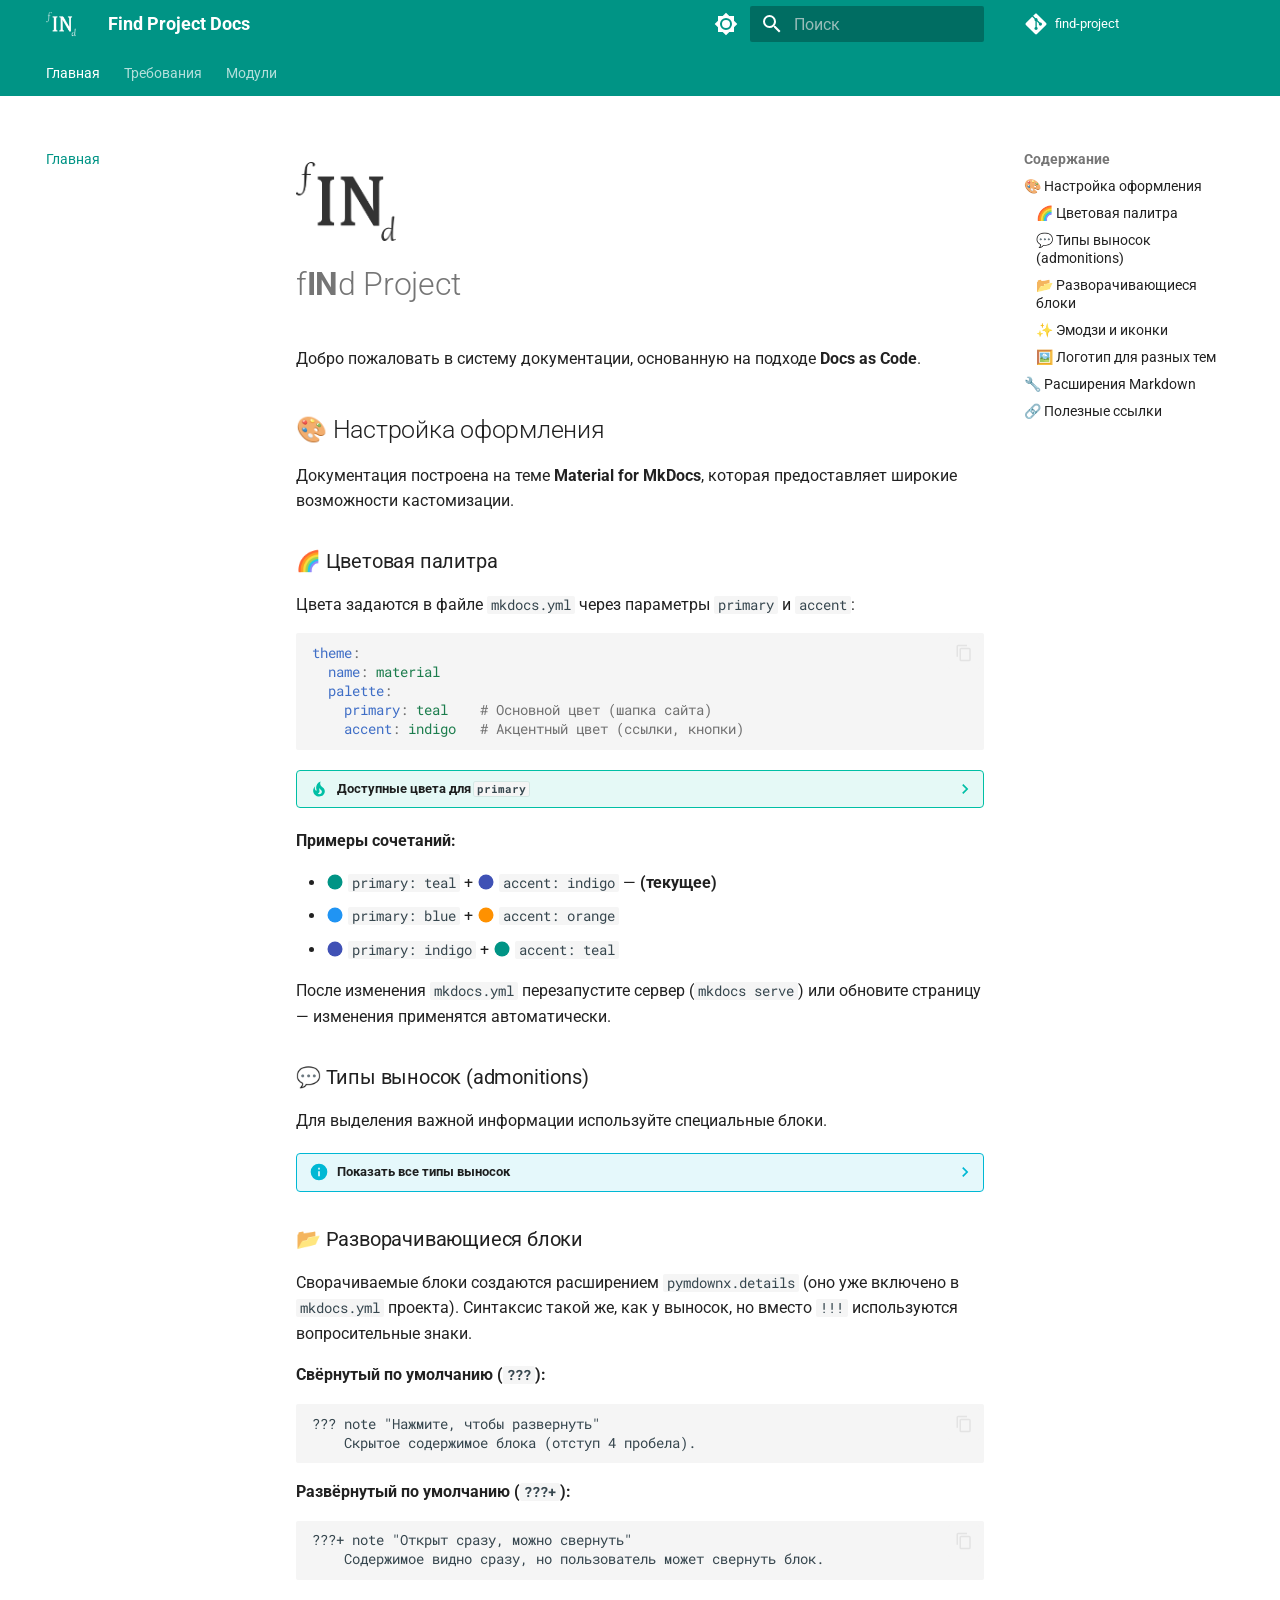
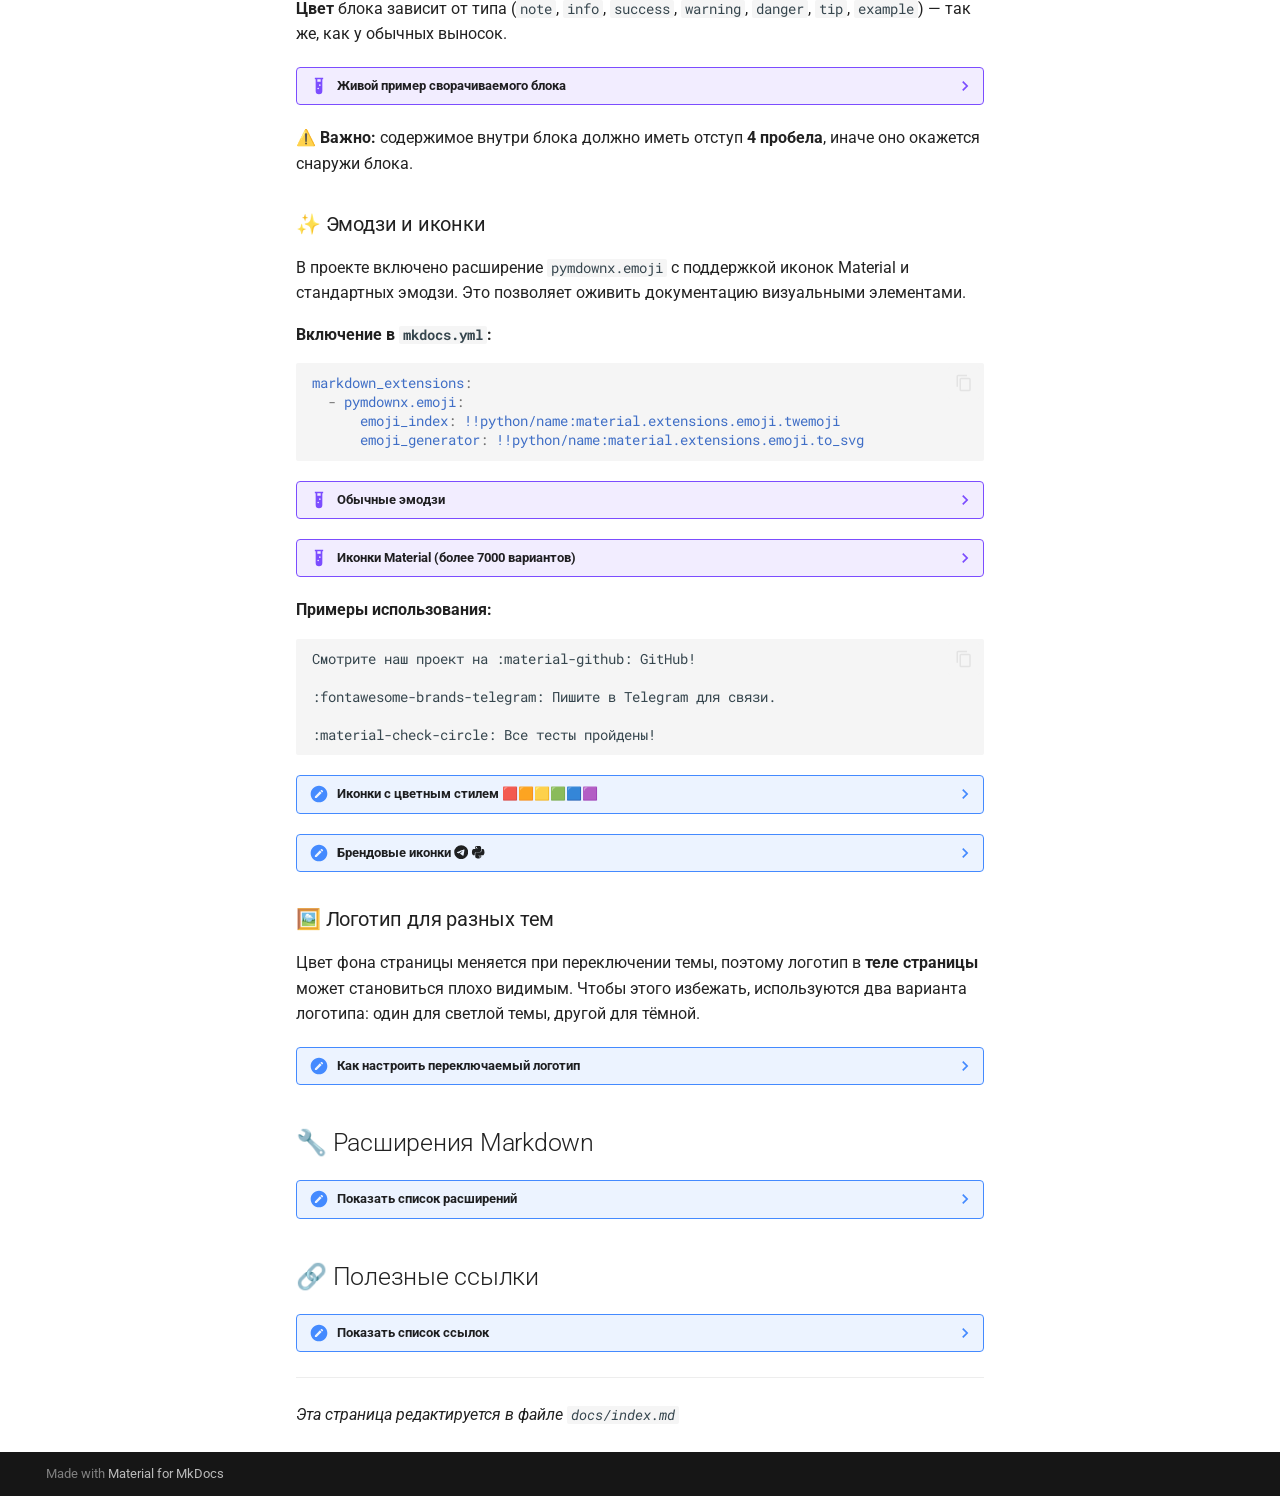
<file: index.html>
<!doctype html>
<html lang="ru" class="no-js">
  <head>
    
      <meta charset="utf-8">
      <meta name="viewport" content="width=device-width,initial-scale=1">
      
      
      
        <link rel="canonical" href="https://find-project-su.github.io/find-project/">
      
      
      
        <link rel="next" href="requirements/">
      
      
        
      
      
      <link rel="icon" href="assets/images/favicon.png">
      <meta name="generator" content="mkdocs-1.6.1, mkdocs-material-9.7.7">
    
    
      
        <title>Find Project Docs</title>
      
    
    
      <link rel="stylesheet" href="assets/stylesheets/main.ec1eaa64.min.css">
      
        
        <link rel="stylesheet" href="assets/stylesheets/palette.ab4e12ef.min.css">
      
      


    
    
      
    
    
      
        
        
        <link rel="preconnect" href="https://fonts.gstatic.com" crossorigin>
        <link rel="stylesheet" href="https://fonts.googleapis.com/css?family=Roboto:300,300i,400,400i,700,700i%7CRoboto+Mono:400,400i,700,700i&display=fallback">
        <style>:root{--md-text-font:"Roboto";--md-code-font:"Roboto Mono"}</style>
      
    
    
      <link rel="stylesheet" href="stylesheets/extra.css">
    
    <script>__md_scope=new URL(".",location),__md_hash=e=>[...e].reduce(((e,_)=>(e<<5)-e+_.charCodeAt(0)),0),__md_get=(e,_=localStorage,t=__md_scope)=>JSON.parse(_.getItem(t.pathname+"."+e)),__md_set=(e,_,t=localStorage,a=__md_scope)=>{try{t.setItem(a.pathname+"."+e,JSON.stringify(_))}catch(e){}}</script>
    
      

    
    
  </head>
  
  
    
    
      
    
    
    
    
    <body dir="ltr" data-md-color-scheme="default" data-md-color-primary="teal" data-md-color-accent="indigo">
  
    
    <input class="md-toggle" data-md-toggle="drawer" type="checkbox" id="__drawer" autocomplete="off">
    <input class="md-toggle" data-md-toggle="search" type="checkbox" id="__search" autocomplete="off">
    <label class="md-overlay" for="__drawer"></label>
    <div data-md-component="skip">
      
        
        <a href="#find-project" class="md-skip">
          Перейти к содержанию
        </a>
      
    </div>
    <div data-md-component="announce">
      
    </div>
    
    
      

<header class="md-header" data-md-component="header">
  <nav class="md-header__inner md-grid" aria-label="Верхний колонтитул">
    <a href="." title="Find Project Docs" class="md-header__button md-logo" aria-label="Find Project Docs" data-md-component="logo">
      
  <img src="assets/fINd_logo_project_v02.webp" alt="logo">

    </a>
    <label class="md-header__button md-icon" for="__drawer">
      
      <svg xmlns="http://www.w3.org/2000/svg" viewBox="0 0 24 24"><path d="M3 6h18v2H3zm0 5h18v2H3zm0 5h18v2H3z"/></svg>
    </label>
    <div class="md-header__title" data-md-component="header-title">
      <div class="md-header__ellipsis">
        <div class="md-header__topic">
          <span class="md-ellipsis">
            Find Project Docs
          </span>
        </div>
        <div class="md-header__topic" data-md-component="header-topic">
          <span class="md-ellipsis">
            
              Главная
            
          </span>
        </div>
      </div>
    </div>
    
      
        <form class="md-header__option" data-md-component="palette">
  
    
    
    
    <input class="md-option" data-md-color-media="" data-md-color-scheme="default" data-md-color-primary="teal" data-md-color-accent="indigo"  aria-label="Переключить на темную тему"  type="radio" name="__palette" id="__palette_0">
    
      <label class="md-header__button md-icon" title="Переключить на темную тему" for="__palette_1" hidden>
        <svg xmlns="http://www.w3.org/2000/svg" viewBox="0 0 24 24"><path d="M12 8a4 4 0 0 0-4 4 4 4 0 0 0 4 4 4 4 0 0 0 4-4 4 4 0 0 0-4-4m0 10a6 6 0 0 1-6-6 6 6 0 0 1 6-6 6 6 0 0 1 6 6 6 6 0 0 1-6 6m8-9.31V4h-4.69L12 .69 8.69 4H4v4.69L.69 12 4 15.31V20h4.69L12 23.31 15.31 20H20v-4.69L23.31 12z"/></svg>
      </label>
    
  
    
    
    
    <input class="md-option" data-md-color-media="" data-md-color-scheme="slate" data-md-color-primary="teal" data-md-color-accent="indigo"  aria-label="Переключить на светлую тему"  type="radio" name="__palette" id="__palette_1">
    
      <label class="md-header__button md-icon" title="Переключить на светлую тему" for="__palette_0" hidden>
        <svg xmlns="http://www.w3.org/2000/svg" viewBox="0 0 24 24"><path d="M12 18c-.89 0-1.74-.2-2.5-.55C11.56 16.5 13 14.42 13 12s-1.44-4.5-3.5-5.45C10.26 6.2 11.11 6 12 6a6 6 0 0 1 6 6 6 6 0 0 1-6 6m8-9.31V4h-4.69L12 .69 8.69 4H4v4.69L.69 12 4 15.31V20h4.69L12 23.31 15.31 20H20v-4.69L23.31 12z"/></svg>
      </label>
    
  
</form>
      
    
    
      <script>var palette=__md_get("__palette");if(palette&&palette.color){if("(prefers-color-scheme)"===palette.color.media){var media=matchMedia("(prefers-color-scheme: light)"),input=document.querySelector(media.matches?"[data-md-color-media='(prefers-color-scheme: light)']":"[data-md-color-media='(prefers-color-scheme: dark)']");palette.color.media=input.getAttribute("data-md-color-media"),palette.color.scheme=input.getAttribute("data-md-color-scheme"),palette.color.primary=input.getAttribute("data-md-color-primary"),palette.color.accent=input.getAttribute("data-md-color-accent")}for(var[key,value]of Object.entries(palette.color))document.body.setAttribute("data-md-color-"+key,value)}</script>
    
    
    
      
      
        <label class="md-header__button md-icon" for="__search">
          
          <svg xmlns="http://www.w3.org/2000/svg" viewBox="0 0 24 24"><path d="M9.5 3A6.5 6.5 0 0 1 16 9.5c0 1.61-.59 3.09-1.56 4.23l.27.27h.79l5 5-1.5 1.5-5-5v-.79l-.27-.27A6.52 6.52 0 0 1 9.5 16 6.5 6.5 0 0 1 3 9.5 6.5 6.5 0 0 1 9.5 3m0 2C7 5 5 7 5 9.5S7 14 9.5 14 14 12 14 9.5 12 5 9.5 5"/></svg>
        </label>
        <div class="md-search" data-md-component="search" role="dialog">
  <label class="md-search__overlay" for="__search"></label>
  <div class="md-search__inner" role="search">
    <form class="md-search__form" name="search">
      <input type="text" class="md-search__input" name="query" aria-label="Поиск" placeholder="Поиск" autocapitalize="off" autocorrect="off" autocomplete="off" spellcheck="false" data-md-component="search-query" required>
      <label class="md-search__icon md-icon" for="__search">
        
        <svg xmlns="http://www.w3.org/2000/svg" viewBox="0 0 24 24"><path d="M9.5 3A6.5 6.5 0 0 1 16 9.5c0 1.61-.59 3.09-1.56 4.23l.27.27h.79l5 5-1.5 1.5-5-5v-.79l-.27-.27A6.52 6.52 0 0 1 9.5 16 6.5 6.5 0 0 1 3 9.5 6.5 6.5 0 0 1 9.5 3m0 2C7 5 5 7 5 9.5S7 14 9.5 14 14 12 14 9.5 12 5 9.5 5"/></svg>
        
        <svg xmlns="http://www.w3.org/2000/svg" viewBox="0 0 24 24"><path d="M20 11v2H8l5.5 5.5-1.42 1.42L4.16 12l7.92-7.92L13.5 5.5 8 11z"/></svg>
      </label>
      <nav class="md-search__options" aria-label="Поиск">
        
        <button type="reset" class="md-search__icon md-icon" title="Очистить" aria-label="Очистить" tabindex="-1">
          
          <svg xmlns="http://www.w3.org/2000/svg" viewBox="0 0 24 24"><path d="M19 6.41 17.59 5 12 10.59 6.41 5 5 6.41 10.59 12 5 17.59 6.41 19 12 13.41 17.59 19 19 17.59 13.41 12z"/></svg>
        </button>
      </nav>
      
        <div class="md-search__suggest" data-md-component="search-suggest"></div>
      
    </form>
    <div class="md-search__output">
      <div class="md-search__scrollwrap" tabindex="0" data-md-scrollfix>
        <div class="md-search-result" data-md-component="search-result">
          <div class="md-search-result__meta">
            Инициализация поиска
          </div>
          <ol class="md-search-result__list" role="presentation"></ol>
        </div>
      </div>
    </div>
  </div>
</div>
      
    
    
      <div class="md-header__source">
        <a href="https://github.com/find-project-su/find-project" title="Перейти к репозиторию" class="md-source" data-md-component="source">
  <div class="md-source__icon md-icon">
    
    <svg xmlns="http://www.w3.org/2000/svg" viewBox="0 0 448 512"><!--! Font Awesome Free 7.1.0 by @fontawesome - https://fontawesome.com License - https://fontawesome.com/license/free (Icons: CC BY 4.0, Fonts: SIL OFL 1.1, Code: MIT License) Copyright 2025 Fonticons, Inc.--><path d="M439.6 236.1 244 40.5c-5.4-5.5-12.8-8.5-20.4-8.5s-15 3-20.4 8.4L162.5 81l51.5 51.5c27.1-9.1 52.7 16.8 43.4 43.7l49.7 49.7c34.2-11.8 61.2 31 35.5 56.7-26.5 26.5-70.2-2.9-56-37.3L240.3 199v121.9c25.3 12.5 22.3 41.8 9.1 55-6.4 6.4-15.2 10.1-24.3 10.1s-17.8-3.6-24.3-10.1c-17.6-17.6-11.1-46.9 11.2-56v-123c-20.8-8.5-24.6-30.7-18.6-45L142.6 101 8.5 235.1C3 240.6 0 247.9 0 255.5s3 15 8.5 20.4l195.6 195.7c5.4 5.4 12.7 8.4 20.4 8.4s15-3 20.4-8.4l194.7-194.7c5.4-5.4 8.4-12.8 8.4-20.4s-3-15-8.4-20.4"/></svg>
  </div>
  <div class="md-source__repository">
    find-project
  </div>
</a>
      </div>
    
  </nav>
  
</header>
    
    <div class="md-container" data-md-component="container">
      
      
        
          
            
<nav class="md-tabs" aria-label="Вкладки" data-md-component="tabs">
  <div class="md-grid">
    <ul class="md-tabs__list">
      
        
  
  
  
    
  
  
    <li class="md-tabs__item md-tabs__item--active">
      <a href="." class="md-tabs__link">
        
  
  
    
  
  Главная

      </a>
    </li>
  

      
        
  
  
  
  
    
    
      <li class="md-tabs__item">
        <a href="requirements/" class="md-tabs__link">
          
  
  
  Требования

        </a>
      </li>
    
  

      
        
  
  
  
  
    
    
      <li class="md-tabs__item">
        <a href="modules/imgcreate/overview/" class="md-tabs__link">
          
  
  
  Модули

        </a>
      </li>
    
  

      
    </ul>
  </div>
</nav>
          
        
      
      <main class="md-main" data-md-component="main">
        <div class="md-main__inner md-grid">
          
            
              
              <div class="md-sidebar md-sidebar--primary" data-md-component="sidebar" data-md-type="navigation" >
                <div class="md-sidebar__scrollwrap">
                  <div class="md-sidebar__inner">
                    


  


<nav class="md-nav md-nav--primary md-nav--lifted" aria-label="Навигация" data-md-level="0">
  <label class="md-nav__title" for="__drawer">
    <a href="." title="Find Project Docs" class="md-nav__button md-logo" aria-label="Find Project Docs" data-md-component="logo">
      
  <img src="assets/fINd_logo_project_v02.webp" alt="logo">

    </a>
    Find Project Docs
  </label>
  
    <div class="md-nav__source">
      <a href="https://github.com/find-project-su/find-project" title="Перейти к репозиторию" class="md-source" data-md-component="source">
  <div class="md-source__icon md-icon">
    
    <svg xmlns="http://www.w3.org/2000/svg" viewBox="0 0 448 512"><!--! Font Awesome Free 7.1.0 by @fontawesome - https://fontawesome.com License - https://fontawesome.com/license/free (Icons: CC BY 4.0, Fonts: SIL OFL 1.1, Code: MIT License) Copyright 2025 Fonticons, Inc.--><path d="M439.6 236.1 244 40.5c-5.4-5.5-12.8-8.5-20.4-8.5s-15 3-20.4 8.4L162.5 81l51.5 51.5c27.1-9.1 52.7 16.8 43.4 43.7l49.7 49.7c34.2-11.8 61.2 31 35.5 56.7-26.5 26.5-70.2-2.9-56-37.3L240.3 199v121.9c25.3 12.5 22.3 41.8 9.1 55-6.4 6.4-15.2 10.1-24.3 10.1s-17.8-3.6-24.3-10.1c-17.6-17.6-11.1-46.9 11.2-56v-123c-20.8-8.5-24.6-30.7-18.6-45L142.6 101 8.5 235.1C3 240.6 0 247.9 0 255.5s3 15 8.5 20.4l195.6 195.7c5.4 5.4 12.7 8.4 20.4 8.4s15-3 20.4-8.4l194.7-194.7c5.4-5.4 8.4-12.8 8.4-20.4s-3-15-8.4-20.4"/></svg>
  </div>
  <div class="md-source__repository">
    find-project
  </div>
</a>
    </div>
  
  <ul class="md-nav__list" data-md-scrollfix>
    
      
      
  
  
    
  
  
  
    <li class="md-nav__item md-nav__item--active">
      
      <input class="md-nav__toggle md-toggle" type="checkbox" id="__toc">
      
      
        
      
      
        <label class="md-nav__link md-nav__link--active" for="__toc">
          
  
  
  <span class="md-ellipsis">
    
  
    Главная
  

    
  </span>
  
  

          <span class="md-nav__icon md-icon"></span>
        </label>
      
      <a href="." class="md-nav__link md-nav__link--active">
        
  
  
  <span class="md-ellipsis">
    
  
    Главная
  

    
  </span>
  
  

      </a>
      
        

<nav class="md-nav md-nav--secondary" aria-label="Содержание">
  
  
  
    
  
  
    <label class="md-nav__title" for="__toc">
      <span class="md-nav__icon md-icon"></span>
      Содержание
    </label>
    <ul class="md-nav__list" data-md-component="toc" data-md-scrollfix>
      
        <li class="md-nav__item">
  <a href="#_1" class="md-nav__link">
    <span class="md-ellipsis">
      
        🎨 Настройка оформления
      
    </span>
  </a>
  
    <nav class="md-nav" aria-label="🎨 Настройка оформления">
      <ul class="md-nav__list">
        
          <li class="md-nav__item">
  <a href="#_2" class="md-nav__link">
    <span class="md-ellipsis">
      
        🌈 Цветовая палитра
      
    </span>
  </a>
  
</li>
        
          <li class="md-nav__item">
  <a href="#admonitions" class="md-nav__link">
    <span class="md-ellipsis">
      
        💬 Типы выносок (admonitions)
      
    </span>
  </a>
  
</li>
        
          <li class="md-nav__item">
  <a href="#_3" class="md-nav__link">
    <span class="md-ellipsis">
      
        📂 Разворачивающиеся блоки
      
    </span>
  </a>
  
</li>
        
          <li class="md-nav__item">
  <a href="#_4" class="md-nav__link">
    <span class="md-ellipsis">
      
        ✨ Эмодзи и иконки
      
    </span>
  </a>
  
</li>
        
          <li class="md-nav__item">
  <a href="#_5" class="md-nav__link">
    <span class="md-ellipsis">
      
        🖼️ Логотип для разных тем
      
    </span>
  </a>
  
</li>
        
      </ul>
    </nav>
  
</li>
      
        <li class="md-nav__item">
  <a href="#markdown" class="md-nav__link">
    <span class="md-ellipsis">
      
        🔧 Расширения Markdown
      
    </span>
  </a>
  
</li>
      
        <li class="md-nav__item">
  <a href="#_6" class="md-nav__link">
    <span class="md-ellipsis">
      
        🔗 Полезные ссылки
      
    </span>
  </a>
  
</li>
      
    </ul>
  
</nav>
      
    </li>
  

    
      
      
  
  
  
  
    
    
    
    
      
      
        
      
    
    
    <li class="md-nav__item md-nav__item--nested">
      
        
        
        <input class="md-nav__toggle md-toggle " type="checkbox" id="__nav_2" >
        
          
          <label class="md-nav__link" for="__nav_2" id="__nav_2_label" tabindex="0">
            
  
  
  <span class="md-ellipsis">
    
  
    Требования
  

    
  </span>
  
  

            <span class="md-nav__icon md-icon"></span>
          </label>
        
        <nav class="md-nav" data-md-level="1" aria-labelledby="__nav_2_label" aria-expanded="false">
          <label class="md-nav__title" for="__nav_2">
            <span class="md-nav__icon md-icon"></span>
            
  
    Требования
  

          </label>
          <ul class="md-nav__list" data-md-scrollfix>
            
              
                
  
  
  
  
    <li class="md-nav__item">
      <a href="requirements/" class="md-nav__link">
        
  
  
  <span class="md-ellipsis">
    
  
    Обзор
  

    
  </span>
  
  

      </a>
    </li>
  

              
            
              
                
  
  
  
  
    
    
    
    
      
      
        
      
    
    
    <li class="md-nav__item md-nav__item--nested">
      
        
        
        <input class="md-nav__toggle md-toggle " type="checkbox" id="__nav_2_2" >
        
          
          <label class="md-nav__link" for="__nav_2_2" id="__nav_2_2_label" tabindex="0">
            
  
  
  <span class="md-ellipsis">
    
  
    ImgCreate
  

    
  </span>
  
  

            <span class="md-nav__icon md-icon"></span>
          </label>
        
        <nav class="md-nav" data-md-level="2" aria-labelledby="__nav_2_2_label" aria-expanded="false">
          <label class="md-nav__title" for="__nav_2_2">
            <span class="md-nav__icon md-icon"></span>
            
  
    ImgCreate
  

          </label>
          <ul class="md-nav__list" data-md-scrollfix>
            
              
                
  
  
  
  
    <li class="md-nav__item">
      <a href="requirements/imgcreate/style-guide/" class="md-nav__link">
        
  
  
  <span class="md-ellipsis">
    
  
    Стиль графики
  

    
  </span>
  
  

      </a>
    </li>
  

              
            
              
                
  
  
  
  
    <li class="md-nav__item">
      <a href="requirements/imgcreate/icons/" class="md-nav__link">
        
  
  
  <span class="md-ellipsis">
    
  
    Иконки
  

    
  </span>
  
  

      </a>
    </li>
  

              
            
          </ul>
        </nav>
      
    </li>
  

              
            
              
                
  
  
  
  
    
    
    
    
      
      
        
      
    
    
    <li class="md-nav__item md-nav__item--nested">
      
        
        
        <input class="md-nav__toggle md-toggle " type="checkbox" id="__nav_2_3" >
        
          
          <label class="md-nav__link" for="__nav_2_3" id="__nav_2_3_label" tabindex="0">
            
  
  
  <span class="md-ellipsis">
    
  
    EduMaterials
  

    
  </span>
  
  

            <span class="md-nav__icon md-icon"></span>
          </label>
        
        <nav class="md-nav" data-md-level="2" aria-labelledby="__nav_2_3_label" aria-expanded="false">
          <label class="md-nav__title" for="__nav_2_3">
            <span class="md-nav__icon md-icon"></span>
            
  
    EduMaterials
  

          </label>
          <ul class="md-nav__list" data-md-scrollfix>
            
              
                
  
  
  
  
    <li class="md-nav__item">
      <a href="requirements/edu/prepare-instructions/" class="md-nav__link">
        
  
  
  <span class="md-ellipsis">
    
  
    Подготовить инструкции
  

    
  </span>
  
  

      </a>
    </li>
  

              
            
          </ul>
        </nav>
      
    </li>
  

              
            
          </ul>
        </nav>
      
    </li>
  

    
      
      
  
  
  
  
    
    
    
    
      
      
        
      
    
    
    <li class="md-nav__item md-nav__item--nested">
      
        
        
        <input class="md-nav__toggle md-toggle " type="checkbox" id="__nav_3" >
        
          
          <label class="md-nav__link" for="__nav_3" id="__nav_3_label" tabindex="0">
            
  
  
  <span class="md-ellipsis">
    
  
    Модули
  

    
  </span>
  
  

            <span class="md-nav__icon md-icon"></span>
          </label>
        
        <nav class="md-nav" data-md-level="1" aria-labelledby="__nav_3_label" aria-expanded="false">
          <label class="md-nav__title" for="__nav_3">
            <span class="md-nav__icon md-icon"></span>
            
  
    Модули
  

          </label>
          <ul class="md-nav__list" data-md-scrollfix>
            
              
                
  
  
  
  
    <li class="md-nav__item">
      <a href="modules/imgcreate/overview/" class="md-nav__link">
        
  
  
  <span class="md-ellipsis">
    
  
    ImgCreate
  

    
  </span>
  
  

      </a>
    </li>
  

              
            
              
                
  
  
  
  
    <li class="md-nav__item">
      <a href="modules/edu/overview/" class="md-nav__link">
        
  
  
  <span class="md-ellipsis">
    
  
    EduMaterials
  

    
  </span>
  
  

      </a>
    </li>
  

              
            
          </ul>
        </nav>
      
    </li>
  

    
  </ul>
</nav>
                  </div>
                </div>
              </div>
            
            
              
              <div class="md-sidebar md-sidebar--secondary" data-md-component="sidebar" data-md-type="toc" >
                <div class="md-sidebar__scrollwrap">
                  <div class="md-sidebar__inner">
                    

<nav class="md-nav md-nav--secondary" aria-label="Содержание">
  
  
  
    
  
  
    <label class="md-nav__title" for="__toc">
      <span class="md-nav__icon md-icon"></span>
      Содержание
    </label>
    <ul class="md-nav__list" data-md-component="toc" data-md-scrollfix>
      
        <li class="md-nav__item">
  <a href="#_1" class="md-nav__link">
    <span class="md-ellipsis">
      
        🎨 Настройка оформления
      
    </span>
  </a>
  
    <nav class="md-nav" aria-label="🎨 Настройка оформления">
      <ul class="md-nav__list">
        
          <li class="md-nav__item">
  <a href="#_2" class="md-nav__link">
    <span class="md-ellipsis">
      
        🌈 Цветовая палитра
      
    </span>
  </a>
  
</li>
        
          <li class="md-nav__item">
  <a href="#admonitions" class="md-nav__link">
    <span class="md-ellipsis">
      
        💬 Типы выносок (admonitions)
      
    </span>
  </a>
  
</li>
        
          <li class="md-nav__item">
  <a href="#_3" class="md-nav__link">
    <span class="md-ellipsis">
      
        📂 Разворачивающиеся блоки
      
    </span>
  </a>
  
</li>
        
          <li class="md-nav__item">
  <a href="#_4" class="md-nav__link">
    <span class="md-ellipsis">
      
        ✨ Эмодзи и иконки
      
    </span>
  </a>
  
</li>
        
          <li class="md-nav__item">
  <a href="#_5" class="md-nav__link">
    <span class="md-ellipsis">
      
        🖼️ Логотип для разных тем
      
    </span>
  </a>
  
</li>
        
      </ul>
    </nav>
  
</li>
      
        <li class="md-nav__item">
  <a href="#markdown" class="md-nav__link">
    <span class="md-ellipsis">
      
        🔧 Расширения Markdown
      
    </span>
  </a>
  
</li>
      
        <li class="md-nav__item">
  <a href="#_6" class="md-nav__link">
    <span class="md-ellipsis">
      
        🔗 Полезные ссылки
      
    </span>
  </a>
  
</li>
      
    </ul>
  
</nav>
                  </div>
                </div>
              </div>
            
          
          
            <div class="md-content" data-md-component="content">
              
              <article class="md-content__inner md-typeset">
                
                  


  
  


<p><img class="logo-light" src="assets/fINd_logo_project_v01.webp" width="100" alt="Логотип Find Project">
<img class="logo-dark" src="assets/fINd_logo_project_v02.webp" width="100" alt="Логотип Find Project"></p>
<h1 id="find-project">f<strong>IN</strong>d Project</h1>
<p>Добро пожаловать в систему документации, основанную на подходе <strong>Docs as Code</strong>.</p>
<h2 id="_1">🎨 Настройка оформления</h2>
<p>Документация построена на теме <strong>Material for MkDocs</strong>, которая предоставляет широкие возможности кастомизации.</p>
<h3 id="_2">🌈 Цветовая палитра</h3>
<p>Цвета задаются в файле <code>mkdocs.yml</code> через параметры <code>primary</code> и <code>accent</code>:</p>
<div class="highlight"><pre><span></span><code><a id="__codelineno-0-1" name="__codelineno-0-1" href="#__codelineno-0-1"></a><span class="nt">theme</span><span class="p">:</span>
<a id="__codelineno-0-2" name="__codelineno-0-2" href="#__codelineno-0-2"></a><span class="w">  </span><span class="nt">name</span><span class="p">:</span><span class="w"> </span><span class="l l-Scalar l-Scalar-Plain">material</span>
<a id="__codelineno-0-3" name="__codelineno-0-3" href="#__codelineno-0-3"></a><span class="w">  </span><span class="nt">palette</span><span class="p">:</span>
<a id="__codelineno-0-4" name="__codelineno-0-4" href="#__codelineno-0-4"></a><span class="w">    </span><span class="nt">primary</span><span class="p">:</span><span class="w"> </span><span class="l l-Scalar l-Scalar-Plain">teal</span><span class="w">    </span><span class="c1"># Основной цвет (шапка сайта)</span>
<a id="__codelineno-0-5" name="__codelineno-0-5" href="#__codelineno-0-5"></a><span class="w">    </span><span class="nt">accent</span><span class="p">:</span><span class="w"> </span><span class="l l-Scalar l-Scalar-Plain">indigo</span><span class="w">   </span><span class="c1"># Акцентный цвет (ссылки, кнопки)</span>
</code></pre></div>
<details class="tip">
<summary>Доступные цвета для <code>primary</code></summary>
<ul>
<li><span style="color:#EF5552"><span class="twemoji"><svg xmlns="http://www.w3.org/2000/svg" viewBox="0 0 24 24"><path d="M12 2A10 10 0 0 0 2 12a10 10 0 0 0 10 10 10 10 0 0 0 10-10A10 10 0 0 0 12 2"/></svg></span></span> <code>red</code> — красный</li>
<li><span style="color:#E92063"><span class="twemoji"><svg xmlns="http://www.w3.org/2000/svg" viewBox="0 0 24 24"><path d="M12 2A10 10 0 0 0 2 12a10 10 0 0 0 10 10 10 10 0 0 0 10-10A10 10 0 0 0 12 2"/></svg></span></span> <code>pink</code> — розовый</li>
<li><span style="color:#AB47BD"><span class="twemoji"><svg xmlns="http://www.w3.org/2000/svg" viewBox="0 0 24 24"><path d="M12 2A10 10 0 0 0 2 12a10 10 0 0 0 10 10 10 10 0 0 0 10-10A10 10 0 0 0 12 2"/></svg></span></span> <code>purple</code> — фиолетовый</li>
<li><span style="color:#7E56C2"><span class="twemoji"><svg xmlns="http://www.w3.org/2000/svg" viewBox="0 0 24 24"><path d="M12 2A10 10 0 0 0 2 12a10 10 0 0 0 10 10 10 10 0 0 0 10-10A10 10 0 0 0 12 2"/></svg></span></span> <code>deep-purple</code> — тёмно-фиолетовый</li>
<li><span style="color:#4051B5"><span class="twemoji"><svg xmlns="http://www.w3.org/2000/svg" viewBox="0 0 24 24"><path d="M12 2A10 10 0 0 0 2 12a10 10 0 0 0 10 10 10 10 0 0 0 10-10A10 10 0 0 0 12 2"/></svg></span></span> <code>indigo</code> — индиго</li>
<li><span style="color:#2094F3"><span class="twemoji"><svg xmlns="http://www.w3.org/2000/svg" viewBox="0 0 24 24"><path d="M12 2A10 10 0 0 0 2 12a10 10 0 0 0 10 10 10 10 0 0 0 10-10A10 10 0 0 0 12 2"/></svg></span></span> <code>blue</code> — синий</li>
<li><span style="color:#02A6F2"><span class="twemoji"><svg xmlns="http://www.w3.org/2000/svg" viewBox="0 0 24 24"><path d="M12 2A10 10 0 0 0 2 12a10 10 0 0 0 10 10 10 10 0 0 0 10-10A10 10 0 0 0 12 2"/></svg></span></span> <code>light-blue</code> — голубой</li>
<li><span style="color:#00BBD4"><span class="twemoji"><svg xmlns="http://www.w3.org/2000/svg" viewBox="0 0 24 24"><path d="M12 2A10 10 0 0 0 2 12a10 10 0 0 0 10 10 10 10 0 0 0 10-10A10 10 0 0 0 12 2"/></svg></span></span> <code>cyan</code> — циан</li>
<li><span style="color:#009485"><span class="twemoji"><svg xmlns="http://www.w3.org/2000/svg" viewBox="0 0 24 24"><path d="M12 2A10 10 0 0 0 2 12a10 10 0 0 0 10 10 10 10 0 0 0 10-10A10 10 0 0 0 12 2"/></svg></span></span> <code>teal</code> — сине-зелёный <strong>(текущий)</strong></li>
<li><span style="color:#4CAE50"><span class="twemoji"><svg xmlns="http://www.w3.org/2000/svg" viewBox="0 0 24 24"><path d="M12 2A10 10 0 0 0 2 12a10 10 0 0 0 10 10 10 10 0 0 0 10-10A10 10 0 0 0 12 2"/></svg></span></span> <code>green</code> — зелёный</li>
<li><span style="color:#8BC34B"><span class="twemoji"><svg xmlns="http://www.w3.org/2000/svg" viewBox="0 0 24 24"><path d="M12 2A10 10 0 0 0 2 12a10 10 0 0 0 10 10 10 10 0 0 0 10-10A10 10 0 0 0 12 2"/></svg></span></span> <code>light-green</code> — светло-зелёный</li>
<li><span style="color:#CBDC38"><span class="twemoji"><svg xmlns="http://www.w3.org/2000/svg" viewBox="0 0 24 24"><path d="M12 2A10 10 0 0 0 2 12a10 10 0 0 0 10 10 10 10 0 0 0 10-10A10 10 0 0 0 12 2"/></svg></span></span> <code>lime</code> — лаймовый</li>
<li><span style="color:#FFEC3D"><span class="twemoji"><svg xmlns="http://www.w3.org/2000/svg" viewBox="0 0 24 24"><path d="M12 2A10 10 0 0 0 2 12a10 10 0 0 0 10 10 10 10 0 0 0 10-10A10 10 0 0 0 12 2"/></svg></span></span> <code>yellow</code> — жёлтый</li>
<li><span style="color:#FFC105"><span class="twemoji"><svg xmlns="http://www.w3.org/2000/svg" viewBox="0 0 24 24"><path d="M12 2A10 10 0 0 0 2 12a10 10 0 0 0 10 10 10 10 0 0 0 10-10A10 10 0 0 0 12 2"/></svg></span></span> <code>amber</code> — янтарный</li>
<li><span style="color:#FF9100"><span class="twemoji"><svg xmlns="http://www.w3.org/2000/svg" viewBox="0 0 24 24"><path d="M12 2A10 10 0 0 0 2 12a10 10 0 0 0 10 10 10 10 0 0 0 10-10A10 10 0 0 0 12 2"/></svg></span></span> <code>orange</code> — оранжевый</li>
<li><span style="color:#FF6E42"><span class="twemoji"><svg xmlns="http://www.w3.org/2000/svg" viewBox="0 0 24 24"><path d="M12 2A10 10 0 0 0 2 12a10 10 0 0 0 10 10 10 10 0 0 0 10-10A10 10 0 0 0 12 2"/></svg></span></span> <code>deep-orange</code> — тёмно-оранжевый</li>
<li><span style="color:#795649"><span class="twemoji"><svg xmlns="http://www.w3.org/2000/svg" viewBox="0 0 24 24"><path d="M12 2A10 10 0 0 0 2 12a10 10 0 0 0 10 10 10 10 0 0 0 10-10A10 10 0 0 0 12 2"/></svg></span></span> <code>brown</code> — коричневый</li>
<li><span style="color:#757575"><span class="twemoji"><svg xmlns="http://www.w3.org/2000/svg" viewBox="0 0 24 24"><path d="M12 2A10 10 0 0 0 2 12a10 10 0 0 0 10 10 10 10 0 0 0 10-10A10 10 0 0 0 12 2"/></svg></span></span> <code>grey</code> — серый</li>
<li><span style="color:#607D8B"><span class="twemoji"><svg xmlns="http://www.w3.org/2000/svg" viewBox="0 0 24 24"><path d="M12 2A10 10 0 0 0 2 12a10 10 0 0 0 10 10 10 10 0 0 0 10-10A10 10 0 0 0 12 2"/></svg></span></span> <code>blue-grey</code> — серо-голубой</li>
<li><span style="color:#000000"><span class="twemoji"><svg xmlns="http://www.w3.org/2000/svg" viewBox="0 0 24 24"><path d="M12 2A10 10 0 0 0 2 12a10 10 0 0 0 10 10 10 10 0 0 0 10-10A10 10 0 0 0 12 2"/></svg></span></span> <code>black</code> — чёрный</li>
<li><span style="color:#FFFFFF; text-shadow:0 0 1px #999999"><span class="twemoji"><svg xmlns="http://www.w3.org/2000/svg" viewBox="0 0 24 24"><path d="M12 2A10 10 0 0 0 2 12a10 10 0 0 0 10 10 10 10 0 0 0 10-10A10 10 0 0 0 12 2"/></svg></span></span> <code>white</code> — белый</li>
</ul>
</details>
<p><strong>Примеры сочетаний:</strong></p>
<ul>
<li><span style="color:#009485"><span class="twemoji"><svg xmlns="http://www.w3.org/2000/svg" viewBox="0 0 24 24"><path d="M12 2A10 10 0 0 0 2 12a10 10 0 0 0 10 10 10 10 0 0 0 10-10A10 10 0 0 0 12 2"/></svg></span></span> <code>primary: teal</code> + <span style="color:#3F51B5"><span class="twemoji"><svg xmlns="http://www.w3.org/2000/svg" viewBox="0 0 24 24"><path d="M12 2A10 10 0 0 0 2 12a10 10 0 0 0 10 10 10 10 0 0 0 10-10A10 10 0 0 0 12 2"/></svg></span></span> <code>accent: indigo</code> — <strong>(текущее)</strong></li>
<li><span style="color:#2094F3"><span class="twemoji"><svg xmlns="http://www.w3.org/2000/svg" viewBox="0 0 24 24"><path d="M12 2A10 10 0 0 0 2 12a10 10 0 0 0 10 10 10 10 0 0 0 10-10A10 10 0 0 0 12 2"/></svg></span></span> <code>primary: blue</code> + <span style="color:#FF9100"><span class="twemoji"><svg xmlns="http://www.w3.org/2000/svg" viewBox="0 0 24 24"><path d="M12 2A10 10 0 0 0 2 12a10 10 0 0 0 10 10 10 10 0 0 0 10-10A10 10 0 0 0 12 2"/></svg></span></span> <code>accent: orange</code></li>
<li><span style="color:#4051B5"><span class="twemoji"><svg xmlns="http://www.w3.org/2000/svg" viewBox="0 0 24 24"><path d="M12 2A10 10 0 0 0 2 12a10 10 0 0 0 10 10 10 10 0 0 0 10-10A10 10 0 0 0 12 2"/></svg></span></span> <code>primary: indigo</code> + <span style="color:#009485"><span class="twemoji"><svg xmlns="http://www.w3.org/2000/svg" viewBox="0 0 24 24"><path d="M12 2A10 10 0 0 0 2 12a10 10 0 0 0 10 10 10 10 0 0 0 10-10A10 10 0 0 0 12 2"/></svg></span></span> <code>accent: teal</code></li>
</ul>
<p>После изменения <code>mkdocs.yml</code> перезапустите сервер (<code>mkdocs serve</code>) или обновите страницу — изменения применятся автоматически.</p>
<h3 id="admonitions">💬 Типы выносок (admonitions)</h3>
<p>Для выделения важной информации используйте специальные блоки.</p>
<details class="info">
<summary>Показать все типы выносок</summary>
<div class="highlight"><pre><span></span><code><a id="__codelineno-1-1" name="__codelineno-1-1" href="#__codelineno-1-1"></a>!!! note "Заметка"
<a id="__codelineno-1-2" name="__codelineno-1-2" href="#__codelineno-1-2"></a>    Обычная заметка (синий)
<a id="__codelineno-1-3" name="__codelineno-1-3" href="#__codelineno-1-3"></a>
<a id="__codelineno-1-4" name="__codelineno-1-4" href="#__codelineno-1-4"></a>!!! info "Информация"
<a id="__codelineno-1-5" name="__codelineno-1-5" href="#__codelineno-1-5"></a>    Информационный блок (голубой)
<a id="__codelineno-1-6" name="__codelineno-1-6" href="#__codelineno-1-6"></a>
<a id="__codelineno-1-7" name="__codelineno-1-7" href="#__codelineno-1-7"></a>!!! success "Успешно"
<a id="__codelineno-1-8" name="__codelineno-1-8" href="#__codelineno-1-8"></a>    Выполнено, работает (зелёный)
<a id="__codelineno-1-9" name="__codelineno-1-9" href="#__codelineno-1-9"></a>
<a id="__codelineno-1-10" name="__codelineno-1-10" href="#__codelineno-1-10"></a>!!! warning "Предупреждение"
<a id="__codelineno-1-11" name="__codelineno-1-11" href="#__codelineno-1-11"></a>    Будьте осторожны (оранжевый)
<a id="__codelineno-1-12" name="__codelineno-1-12" href="#__codelineno-1-12"></a>
<a id="__codelineno-1-13" name="__codelineno-1-13" href="#__codelineno-1-13"></a>!!! danger "Опасно"
<a id="__codelineno-1-14" name="__codelineno-1-14" href="#__codelineno-1-14"></a>    Критическая ошибка (красный)
<a id="__codelineno-1-15" name="__codelineno-1-15" href="#__codelineno-1-15"></a>
<a id="__codelineno-1-16" name="__codelineno-1-16" href="#__codelineno-1-16"></a>!!! tip "Совет"
<a id="__codelineno-1-17" name="__codelineno-1-17" href="#__codelineno-1-17"></a>    Полезная рекомендация (зелёный)
</code></pre></div>
</details>
<h3 id="_3">📂 Разворачивающиеся блоки</h3>
<p>Сворачиваемые блоки создаются расширением <code>pymdownx.details</code> (оно уже включено в <code>mkdocs.yml</code> проекта). Синтаксис такой же, как у выносок, но вместо <code>!!!</code> используются вопросительные знаки.</p>
<p><strong>Свёрнутый по умолчанию (<code>???</code>):</strong></p>
<div class="highlight"><pre><span></span><code><a id="__codelineno-2-1" name="__codelineno-2-1" href="#__codelineno-2-1"></a>??? note "Нажмите, чтобы развернуть"
<a id="__codelineno-2-2" name="__codelineno-2-2" href="#__codelineno-2-2"></a>    Скрытое содержимое блока (отступ 4 пробела).
</code></pre></div>
<p><strong>Развёрнутый по умолчанию (<code>???+</code>):</strong></p>
<div class="highlight"><pre><span></span><code><a id="__codelineno-3-1" name="__codelineno-3-1" href="#__codelineno-3-1"></a>???+ note "Открыт сразу, можно свернуть"
<a id="__codelineno-3-2" name="__codelineno-3-2" href="#__codelineno-3-2"></a>    Содержимое видно сразу, но пользователь может свернуть блок.
</code></pre></div>
<p><strong>Цвет</strong> блока зависит от типа (<code>note</code>, <code>info</code>, <code>success</code>, <code>warning</code>, <code>danger</code>, <code>tip</code>, <code>example</code>) — так же, как у обычных выносок.</p>
<details class="example">
<summary>Живой пример сворачиваемого блока</summary>
<p>Это содержимое сворачиваемого блока.
Внутри может быть любой Markdown.</p>
<p>Например, список:</p>
<ul>
<li>Пункт 1</li>
<li>Пункт 2</li>
</ul>
<p>Или код:</p>
<div class="highlight"><pre><span></span><code><a id="__codelineno-4-1" name="__codelineno-4-1" href="#__codelineno-4-1"></a>mkdocs<span class="w"> </span>serve
</code></pre></div>
</details>
<p>⚠️ <strong>Важно:</strong> содержимое внутри блока должно иметь отступ <strong>4 пробела</strong>, иначе оно окажется снаружи блока.</p>
<h3 id="_4">✨ Эмодзи и иконки</h3>
<p>В проекте включено расширение <code>pymdownx.emoji</code> с поддержкой иконок Material и стандартных эмодзи. Это позволяет оживить документацию визуальными элементами.</p>
<p><strong>Включение в <code>mkdocs.yml</code>:</strong></p>
<div class="highlight"><pre><span></span><code><a id="__codelineno-5-1" name="__codelineno-5-1" href="#__codelineno-5-1"></a><span class="nt">markdown_extensions</span><span class="p">:</span>
<a id="__codelineno-5-2" name="__codelineno-5-2" href="#__codelineno-5-2"></a><span class="w">  </span><span class="p p-Indicator">-</span><span class="w"> </span><span class="nt">pymdownx.emoji</span><span class="p">:</span>
<a id="__codelineno-5-3" name="__codelineno-5-3" href="#__codelineno-5-3"></a><span class="w">      </span><span class="nt">emoji_index</span><span class="p">:</span><span class="w"> </span><span class="kt">!!python/name:material.extensions.emoji.twemoji</span>
<a id="__codelineno-5-4" name="__codelineno-5-4" href="#__codelineno-5-4"></a><span class="w">      </span><span class="nt">emoji_generator</span><span class="p">:</span><span class="w"> </span><span class="kt">!!python/name:material.extensions.emoji.to_svg</span>
</code></pre></div>
<details class="example">
<summary>Обычные эмодзи</summary>
<ul>
<li><code>:smile:</code> → 😄</li>
<li><code>:rocket:</code> → 🚀</li>
<li><code>:warning:</code> → ⚠️</li>
<li><code>:star:</code> → ⭐</li>
<li><code>:check:</code> → ✅</li>
</ul>
</details>
<details class="example">
<summary>Иконки Material (более 7000 вариантов)</summary>
<ul>
<li><code>:material-github:</code> → иконка GitHub <span class="twemoji"><svg xmlns="http://www.w3.org/2000/svg" viewBox="0 0 24 24"><path d="M12 2A10 10 0 0 0 2 12c0 4.42 2.87 8.17 6.84 9.5.5.08.66-.23.66-.5v-1.69c-2.77.6-3.36-1.34-3.36-1.34-.46-1.16-1.11-1.47-1.11-1.47-.91-.62.07-.6.07-.6 1 .07 1.53 1.03 1.53 1.03.87 1.52 2.34 1.07 2.91.83.09-.65.35-1.09.63-1.34-2.22-.25-4.55-1.11-4.55-4.92 0-1.11.38-2 1.03-2.71-.1-.25-.45-1.29.1-2.64 0 0 .84-.27 2.75 1.02.79-.22 1.65-.33 2.5-.33s1.71.11 2.5.33c1.91-1.29 2.75-1.02 2.75-1.02.55 1.35.2 2.39.1 2.64.65.71 1.03 1.6 1.03 2.71 0 3.82-2.34 4.66-4.57 4.91.36.31.69.92.69 1.85V21c0 .27.16.59.67.5C19.14 20.16 22 16.42 22 12A10 10 0 0 0 12 2"/></svg></span></li>
<li><code>:fontawesome-brands-telegram:</code> → иконка Telegram <span class="twemoji"><svg xmlns="http://www.w3.org/2000/svg" viewBox="0 0 512 512"><!--! Font Awesome Free 7.1.0 by @fontawesome - https://fontawesome.com License - https://fontawesome.com/license/free (Icons: CC BY 4.0, Fonts: SIL OFL 1.1, Code: MIT License) Copyright 2025 Fonticons, Inc.--><path d="M256 8a248 248 0 1 0 0 496 248 248 0 1 0 0-496m115 168.7c-3.7 39.2-19.9 134.4-28.1 178.3-3.5 18.6-10.3 24.8-16.9 25.4-14.4 1.3-25.3-9.5-39.3-18.7-21.8-14.3-34.2-23.2-55.3-37.2-24.5-16.1-8.6-25 5.3-39.5 3.7-3.8 67.1-61.5 68.3-66.7.2-.7.3-3.1-1.2-4.4s-3.6-.8-5.1-.5c-2.2.5-37.1 23.5-104.6 69.1-9.9 6.8-18.9 10.1-26.9 9.9-8.9-.2-25.9-5-38.6-9.1-15.5-5-27.9-7.7-26.8-16.3.6-4.5 6.7-9 18.4-13.7 72.3-31.5 120.5-52.3 144.6-62.3 68.9-28.6 83.2-33.6 92.5-33.8 2.1 0 6.6.5 9.6 2.9 2 1.7 3.2 4.1 3.5 6.7.5 3.2.6 6.5.4 9.8z"/></svg></span></li>
<li><code>:fontawesome-brands-python:</code> → иконка Python <span class="twemoji"><svg xmlns="http://www.w3.org/2000/svg" viewBox="0 0 448 512"><!--! Font Awesome Free 7.1.0 by @fontawesome - https://fontawesome.com License - https://fontawesome.com/license/free (Icons: CC BY 4.0, Fonts: SIL OFL 1.1, Code: MIT License) Copyright 2025 Fonticons, Inc.--><path d="M439.8 200.5c-7.7-30.9-22.3-54.2-53.4-54.2h-40.1v47.4c0 36.8-31.2 67.8-66.8 67.8H172.7c-29.2 0-53.4 25-53.4 54.3v101.8c0 29 25.2 46 53.4 54.3 33.8 9.9 66.3 11.7 106.8 0 26.9-7.8 53.4-23.5 53.4-54.3v-40.7H226.2v-13.6h160.2c31.1 0 42.6-21.7 53.4-54.2 11.2-33.5 10.7-65.7 0-108.6M286.2 444.7a20.4 20.4 0 1 1 0-40.7 20.4 20.4 0 1 1 0 40.7M167.8 248.1h106.8c29.7 0 53.4-24.5 53.4-54.3V91.9c0-29-24.4-50.7-53.4-55.6-35.8-5.9-74.7-5.6-106.8.1-45.2 8-53.4 24.7-53.4 55.6v40.7h106.9v13.6h-147c-31.1 0-58.3 18.7-66.8 54.2-9.8 40.7-10.2 66.1 0 108.6 7.6 31.6 25.7 54.2 56.8 54.2H101v-48.8c0-35.3 30.5-66.4 66.8-66.4m-6.6-183.4a20.4 20.4 0 1 1 0 40.8 20.4 20.4 0 1 1 0-40.8"/></svg></span></li>
<li><code>:material-book:</code> → иконка книги <span class="twemoji"><svg xmlns="http://www.w3.org/2000/svg" viewBox="0 0 24 24"><path d="M18 22a2 2 0 0 0 2-2V4a2 2 0 0 0-2-2h-6v7L9.5 7.5 7 9V2H6a2 2 0 0 0-2 2v16a2 2 0 0 0 2 2z"/></svg></span></li>
<li><code>:material-rocket-launch:</code> → иконка ракеты <span class="twemoji"><svg xmlns="http://www.w3.org/2000/svg" viewBox="0 0 24 24"><path d="m13.13 22.19-1.63-3.83c1.57-.58 3.04-1.36 4.4-2.27zM5.64 12.5l-3.83-1.63 6.1-2.77C7 9.46 6.22 10.93 5.64 12.5M21.61 2.39S16.66.269 11 5.93c-2.19 2.19-3.5 4.6-4.35 6.71-.28.75-.09 1.57.46 2.13l2.13 2.12c.55.56 1.37.74 2.12.46A19.1 19.1 0 0 0 18.07 13c5.66-5.66 3.54-10.61 3.54-10.61m-7.07 7.07c-.78-.78-.78-2.05 0-2.83s2.05-.78 2.83 0c.77.78.78 2.05 0 2.83s-2.05.78-2.83 0m-5.66 7.07-1.41-1.41zM6.24 22l3.64-3.64c-.34-.09-.67-.24-.97-.45L4.83 22zM2 22h1.41l4.77-4.76-1.42-1.41L2 20.59zm0-2.83 4.09-4.08c-.21-.3-.36-.62-.45-.97L2 17.76z"/></svg></span></li>
</ul>
<p>Полный каталог: <a href="https://squidfunk.github.io/mkdocs-material/reference/icons-emojis/">https://squidfunk.github.io/mkdocs-material/reference/icons-emojis/</a></p>
</details>
<p><strong>Примеры использования:</strong></p>
<div class="highlight"><pre><span></span><code><a id="__codelineno-6-1" name="__codelineno-6-1" href="#__codelineno-6-1"></a>Смотрите наш проект на :material-github: GitHub!
<a id="__codelineno-6-2" name="__codelineno-6-2" href="#__codelineno-6-2"></a>
<a id="__codelineno-6-3" name="__codelineno-6-3" href="#__codelineno-6-3"></a>:fontawesome-brands-telegram: Пишите в Telegram для связи.
<a id="__codelineno-6-4" name="__codelineno-6-4" href="#__codelineno-6-4"></a>
<a id="__codelineno-6-5" name="__codelineno-6-5" href="#__codelineno-6-5"></a>:material-check-circle: Все тесты пройдены!
</code></pre></div>
<details class="note">
<summary>Иконки с цветным стилем 🟥🟧🟨🟩🟦🟪</summary>
<p>Иконки внутри <code>&lt;span&gt;</code> с цветным стилем позволяют создать цветные маркеры, как мы использовали в списке цветов палитры:</p>
<p><span style="color:#4CAE50"><span class="twemoji"><svg xmlns="http://www.w3.org/2000/svg" viewBox="0 0 24 24"><path d="M12 2A10 10 0 0 0 2 12c0 4.42 2.87 8.17 6.84 9.5.5.08.66-.23.66-.5v-1.69c-2.77.6-3.36-1.34-3.36-1.34-.46-1.16-1.11-1.47-1.11-1.47-.91-.62.07-.6.07-.6 1 .07 1.53 1.03 1.53 1.03.87 1.52 2.34 1.07 2.91.83.09-.65.35-1.09.63-1.34-2.22-.25-4.55-1.11-4.55-4.92 0-1.11.38-2 1.03-2.71-.1-.25-.45-1.29.1-2.64 0 0 .84-.27 2.75 1.02.79-.22 1.65-.33 2.5-.33s1.71.11 2.5.33c1.91-1.29 2.75-1.02 2.75-1.02.55 1.35.2 2.39.1 2.64.65.71 1.03 1.6 1.03 2.71 0 3.82-2.34 4.66-4.57 4.91.36.31.69.92.69 1.85V21c0 .27.16.59.67.5C19.14 20.16 22 16.42 22 12A10 10 0 0 0 12 2"/></svg></span></span> - цветная зеленая иконка GitHub</p>
<p>Код: <code>&lt;span style="color:#4CAE50"&gt;:material-github:&lt;/span&gt;</code></p>
</details>
<details class="note">
<summary>Брендовые иконки <span class="twemoji"><svg xmlns="http://www.w3.org/2000/svg" viewBox="0 0 512 512"><!--! Font Awesome Free 7.1.0 by @fontawesome - https://fontawesome.com License - https://fontawesome.com/license/free (Icons: CC BY 4.0, Fonts: SIL OFL 1.1, Code: MIT License) Copyright 2025 Fonticons, Inc.--><path d="M256 8a248 248 0 1 0 0 496 248 248 0 1 0 0-496m115 168.7c-3.7 39.2-19.9 134.4-28.1 178.3-3.5 18.6-10.3 24.8-16.9 25.4-14.4 1.3-25.3-9.5-39.3-18.7-21.8-14.3-34.2-23.2-55.3-37.2-24.5-16.1-8.6-25 5.3-39.5 3.7-3.8 67.1-61.5 68.3-66.7.2-.7.3-3.1-1.2-4.4s-3.6-.8-5.1-.5c-2.2.5-37.1 23.5-104.6 69.1-9.9 6.8-18.9 10.1-26.9 9.9-8.9-.2-25.9-5-38.6-9.1-15.5-5-27.9-7.7-26.8-16.3.6-4.5 6.7-9 18.4-13.7 72.3-31.5 120.5-52.3 144.6-62.3 68.9-28.6 83.2-33.6 92.5-33.8 2.1 0 6.6.5 9.6 2.9 2 1.7 3.2 4.1 3.5 6.7.5 3.2.6 6.5.4 9.8z"/></svg></span> <span class="twemoji"><svg xmlns="http://www.w3.org/2000/svg" viewBox="0 0 448 512"><!--! Font Awesome Free 7.1.0 by @fontawesome - https://fontawesome.com License - https://fontawesome.com/license/free (Icons: CC BY 4.0, Fonts: SIL OFL 1.1, Code: MIT License) Copyright 2025 Fonticons, Inc.--><path d="M439.8 200.5c-7.7-30.9-22.3-54.2-53.4-54.2h-40.1v47.4c0 36.8-31.2 67.8-66.8 67.8H172.7c-29.2 0-53.4 25-53.4 54.3v101.8c0 29 25.2 46 53.4 54.3 33.8 9.9 66.3 11.7 106.8 0 26.9-7.8 53.4-23.5 53.4-54.3v-40.7H226.2v-13.6h160.2c31.1 0 42.6-21.7 53.4-54.2 11.2-33.5 10.7-65.7 0-108.6M286.2 444.7a20.4 20.4 0 1 1 0-40.7 20.4 20.4 0 1 1 0 40.7M167.8 248.1h106.8c29.7 0 53.4-24.5 53.4-54.3V91.9c0-29-24.4-50.7-53.4-55.6-35.8-5.9-74.7-5.6-106.8.1-45.2 8-53.4 24.7-53.4 55.6v40.7h106.9v13.6h-147c-31.1 0-58.3 18.7-66.8 54.2-9.8 40.7-10.2 66.1 0 108.6 7.6 31.6 25.7 54.2 56.8 54.2H101v-48.8c0-35.3 30.5-66.4 66.8-66.4m-6.6-183.4a20.4 20.4 0 1 1 0 40.8 20.4 20.4 0 1 1 0-40.8"/></svg></span></summary>
<p>Логотипы соцсетей и компаний (Telegram, Python, GitHub и др.) ищите в наборе <code>fontawesome-brands-*</code>, а не в <code>material-*</code>. В наборе Material брендовые иконки отсутствуют.</p>
<table>
<thead>
<tr>
<th>Если иконка не отображается</th>
<th>Замените на</th>
</tr>
</thead>
<tbody>
<tr>
<td><code>:material-telegram:</code></td>
<td><code>:fontawesome-brands-telegram:</code></td>
</tr>
<tr>
<td><code>:material-python:</code></td>
<td><code>:fontawesome-brands-python:</code></td>
</tr>
<tr>
<td><code>:material-git:</code></td>
<td><code>:fontawesome-brands-git:</code></td>
</tr>
</tbody>
</table>
</details>
<h3 id="_5">🖼️ Логотип для разных тем</h3>
<p>Цвет фона страницы меняется при переключении темы, поэтому логотип в <strong>теле страницы</strong> может становиться плохо видимым. Чтобы этого избежать, используются два варианта логотипа: один для светлой темы, другой для тёмной.</p>
<details class="note">
<summary>Как настроить переключаемый логотип</summary>
<p>При переключении темы MkDocs Material добавляет на страницу атрибут <code>data-md-color-scheme</code> (<code>default</code> для светлой, <code>slate</code> для тёмной). Используем его, чтобы показывать нужный логотип.</p>
<p><strong>Шаг 1.</strong> Подготовьте два файла логотипа и положите их в <code>docs/assets/</code>:</p>
<ul>
<li><code>logo-light.webp</code> — версия для светлой темы</li>
<li><code>logo-dark.webp</code> — версия для тёмной темы</li>
</ul>
<div class="admonition tip">
<p class="admonition-title">Имена файлов</p>
<p>Названия могут быть любыми — главное, чтобы они были понятными. Например, можно использовать название проекта: <code>myproject-logo-light.png</code>.</p>
</div>
<p><strong>Шаг 2.</strong> На странице вставьте обе картинки с классами:</p>
<div class="highlight"><pre><span></span><code><a id="__codelineno-7-1" name="__codelineno-7-1" href="#__codelineno-7-1"></a><span class="p">&lt;</span><span class="nt">img</span> <span class="na">class</span><span class="o">=</span><span class="s">"logo-light"</span> <span class="na">src</span><span class="o">=</span><span class="s">"assets/logo-light.webp"</span> <span class="na">width</span><span class="o">=</span><span class="s">"100"</span> <span class="na">alt</span><span class="o">=</span><span class="s">"Логотип"</span><span class="p">&gt;</span>
<a id="__codelineno-7-2" name="__codelineno-7-2" href="#__codelineno-7-2"></a><span class="p">&lt;</span><span class="nt">img</span> <span class="na">class</span><span class="o">=</span><span class="s">"logo-dark"</span> <span class="na">src</span><span class="o">=</span><span class="s">"assets/logo-dark.webp"</span> <span class="na">width</span><span class="o">=</span><span class="s">"100"</span> <span class="na">alt</span><span class="o">=</span><span class="s">"Логотип"</span><span class="p">&gt;</span>
</code></pre></div>
<p><strong>Шаг 3.</strong> Добавьте правила в <code>docs/stylesheets/extra.css</code>:</p>
<div class="highlight"><pre><span></span><code><a id="__codelineno-8-1" name="__codelineno-8-1" href="#__codelineno-8-1"></a><span class="c">/* Светлая тема: показываем светлую версию, прячем тёмную */</span>
<a id="__codelineno-8-2" name="__codelineno-8-2" href="#__codelineno-8-2"></a><span class="o">[</span><span class="nt">data-md-color-scheme</span><span class="o">=</span><span class="s2">"default"</span><span class="o">]</span><span class="w"> </span><span class="p">.</span><span class="nc">logo-dark</span><span class="w"> </span><span class="p">{</span>
<a id="__codelineno-8-3" name="__codelineno-8-3" href="#__codelineno-8-3"></a><span class="w">  </span><span class="k">display</span><span class="p">:</span><span class="w"> </span><span class="kc">none</span><span class="p">;</span>
<a id="__codelineno-8-4" name="__codelineno-8-4" href="#__codelineno-8-4"></a><span class="p">}</span>
<a id="__codelineno-8-5" name="__codelineno-8-5" href="#__codelineno-8-5"></a>
<a id="__codelineno-8-6" name="__codelineno-8-6" href="#__codelineno-8-6"></a><span class="c">/* Тёмная тема: показываем тёмную версию, прячем светлую */</span>
<a id="__codelineno-8-7" name="__codelineno-8-7" href="#__codelineno-8-7"></a><span class="o">[</span><span class="nt">data-md-color-scheme</span><span class="o">=</span><span class="s2">"slate"</span><span class="o">]</span><span class="w"> </span><span class="p">.</span><span class="nc">logo-light</span><span class="w"> </span><span class="p">{</span>
<a id="__codelineno-8-8" name="__codelineno-8-8" href="#__codelineno-8-8"></a><span class="w">  </span><span class="k">display</span><span class="p">:</span><span class="w"> </span><span class="kc">none</span><span class="p">;</span>
<a id="__codelineno-8-9" name="__codelineno-8-9" href="#__codelineno-8-9"></a><span class="p">}</span>
</code></pre></div>
<p><strong>Шаг 4.</strong> Подключите <code>extra.css</code> в <code>mkdocs.yml</code>:</p>
<div class="highlight"><pre><span></span><code><a id="__codelineno-9-1" name="__codelineno-9-1" href="#__codelineno-9-1"></a><span class="nt">extra_css</span><span class="p">:</span>
<a id="__codelineno-9-2" name="__codelineno-9-2" href="#__codelineno-9-2"></a><span class="w">  </span><span class="p p-Indicator">-</span><span class="w"> </span><span class="l l-Scalar l-Scalar-Plain">stylesheets/extra.css</span>
</code></pre></div>
<div class="admonition tip">
<p class="admonition-title">Про логотип в шапке</p>
<p>Переключать логотип в шапке сайта <strong>не нужно</strong> — шапка всегда одного цвета (задаётся параметром <code>primary</code>), поэтому там достаточно одного логотипа через <code>theme.logo</code>.</p>
</div>
<p>Результат: при переключении темы логотип мгновенно меняется без перезагрузки страницы.</p>
</details>
<h2 id="markdown">🔧 Расширения Markdown</h2>
<details class="note">
<summary>Показать список расширений</summary>
<p>В проекте включены полезные расширения:</p>
<ul>
<li><strong>Tasklist</strong> — чекбоксы для списков задач: <code>- [x] Выполнено</code></li>
<li><strong>Snippets</strong> — вставка кода из файлов: <code>--8&lt;-- "путь/к/файлу.py:10:20"</code></li>
<li><strong>Admonition</strong> — цветные выноски</li>
<li><strong>Details</strong> — сворачиваемые блоки</li>
<li><strong>Emoji</strong> — эмодзи и иконки Material (<code>:material-...:</code>, <code>:smile:</code>)</li>
<li><strong>Attr list</strong> — атрибуты для изображений: <code>![](image.png){ width=300 }</code></li>
</ul>
</details>
<h2 id="_6">🔗 Полезные ссылки</h2>
<details class="note">
<summary>Показать список ссылок</summary>
<ul>
<li><a href="https://www.mkdocs.org/">Официальная документация MkDocs</a></li>
<li><a href="https://squidfunk.github.io/mkdocs-material/">Material for MkDocs</a></li>
<li><a href="https://github.com/find-project-su/find-project">GitHub репозиторий проекта</a></li>
<li><a href="https://find-project-su.github.io/find-project/">Опубликованная документация</a></li>
</ul>
</details>
<hr />
<p><em>Эта страница редактируется в файле <code>docs/index.md</code></em></p>












                
              </article>
            </div>
          
          
<script>var target=document.getElementById(location.hash.slice(1));target&&target.name&&(target.checked=target.name.startsWith("__tabbed_"))</script>
        </div>
        
          <button type="button" class="md-top md-icon" data-md-component="top" hidden>
  
  <svg xmlns="http://www.w3.org/2000/svg" viewBox="0 0 24 24"><path d="M13 20h-2V8l-5.5 5.5-1.42-1.42L12 4.16l7.92 7.92-1.42 1.42L13 8z"/></svg>
  К началу
</button>
        
      </main>
      
        <footer class="md-footer">
  
  <div class="md-footer-meta md-typeset">
    <div class="md-footer-meta__inner md-grid">
      <div class="md-copyright">
  
  
    Made with
    <a href="https://squidfunk.github.io/mkdocs-material/" target="_blank" rel="noopener">
      Material for MkDocs
    </a>
  
</div>
      
    </div>
  </div>
</footer>
      
    </div>
    <div class="md-dialog" data-md-component="dialog">
      <div class="md-dialog__inner md-typeset"></div>
    </div>
    
    
    
      
      
      <script id="__config" type="application/json">{"annotate": null, "base": ".", "features": ["navigation.tabs", "navigation.sections", "navigation.top", "search.suggest", "search.highlight", "content.code.copy", "content.code.annotate"], "search": "assets/javascripts/workers/search.2c215733.min.js", "tags": null, "translations": {"clipboard.copied": "\u0421\u043a\u043e\u043f\u0438\u0440\u043e\u0432\u0430\u043d\u043e \u0432 \u0431\u0443\u0444\u0435\u0440", "clipboard.copy": "\u041a\u043e\u043f\u0438\u0440\u043e\u0432\u0430\u0442\u044c \u0432 \u0431\u0443\u0444\u0435\u0440", "search.result.more.one": "\u0415\u0449\u0451 1 \u043d\u0430 \u044d\u0442\u043e\u0439 \u0441\u0442\u0440\u0430\u043d\u0438\u0446\u0435", "search.result.more.other": "\u0415\u0449\u0451 # \u043d\u0430 \u044d\u0442\u043e\u0439 \u0441\u0442\u0440\u0430\u043d\u0438\u0446\u0435", "search.result.none": "\u0421\u043e\u0432\u043f\u0430\u0434\u0435\u043d\u0438\u0439 \u043d\u0435 \u043d\u0430\u0439\u0434\u0435\u043d\u043e", "search.result.one": "\u041d\u0430\u0439\u0434\u0435\u043d\u043e 1 \u0441\u043e\u0432\u043f\u0430\u0434\u0435\u043d\u0438\u0435", "search.result.other": "\u041d\u0430\u0439\u0434\u0435\u043d\u043e \u0441\u043e\u0432\u043f\u0430\u0434\u0435\u043d\u0438\u0439: #", "search.result.placeholder": "\u041d\u0430\u0447\u043d\u0438\u0442\u0435 \u043f\u0435\u0447\u0430\u0442\u0430\u0442\u044c \u0434\u043b\u044f \u043f\u043e\u0438\u0441\u043a\u0430", "search.result.term.missing": "\u041e\u0442\u0441\u0443\u0442\u0441\u0442\u0432\u0443\u0435\u0442", "select.version": "\u0412\u044b\u0431\u0435\u0440\u0438\u0442\u0435 \u0432\u0435\u0440\u0441\u0438\u044e"}, "version": null}</script>
    
    
      <script src="assets/javascripts/bundle.d7400e89.min.js"></script>
      
    
  </body>
</html>
</file>
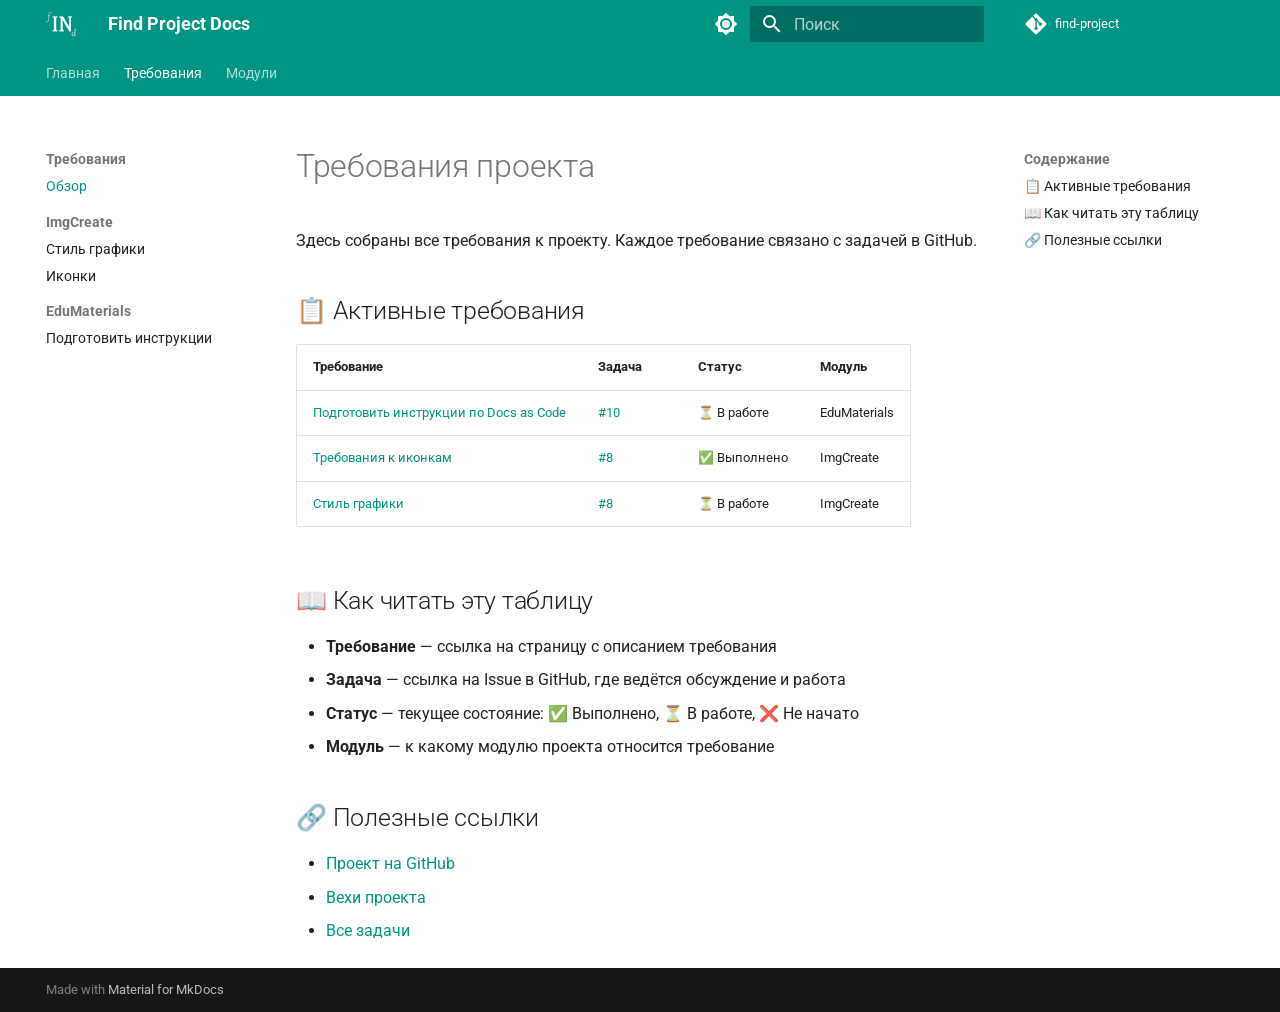
<file: requirements/index.html>
<!doctype html>
<html lang="ru" class="no-js">
  <head>
    
      <meta charset="utf-8">
      <meta name="viewport" content="width=device-width,initial-scale=1">
      
      
      
        <link rel="canonical" href="https://find-project-su.github.io/find-project/requirements/">
      
      
        <link rel="prev" href="..">
      
      
        <link rel="next" href="imgcreate/style-guide/">
      
      
        
      
      
      <link rel="icon" href="../assets/images/favicon.png">
      <meta name="generator" content="mkdocs-1.6.1, mkdocs-material-9.7.7">
    
    
      
        <title>Обзор - Find Project Docs</title>
      
    
    
      <link rel="stylesheet" href="../assets/stylesheets/main.ec1eaa64.min.css">
      
        
        <link rel="stylesheet" href="../assets/stylesheets/palette.ab4e12ef.min.css">
      
      


    
    
      
    
    
      
        
        
        <link rel="preconnect" href="https://fonts.gstatic.com" crossorigin>
        <link rel="stylesheet" href="https://fonts.googleapis.com/css?family=Roboto:300,300i,400,400i,700,700i%7CRoboto+Mono:400,400i,700,700i&display=fallback">
        <style>:root{--md-text-font:"Roboto";--md-code-font:"Roboto Mono"}</style>
      
    
    
      <link rel="stylesheet" href="../stylesheets/extra.css">
    
    <script>__md_scope=new URL("..",location),__md_hash=e=>[...e].reduce(((e,_)=>(e<<5)-e+_.charCodeAt(0)),0),__md_get=(e,_=localStorage,t=__md_scope)=>JSON.parse(_.getItem(t.pathname+"."+e)),__md_set=(e,_,t=localStorage,a=__md_scope)=>{try{t.setItem(a.pathname+"."+e,JSON.stringify(_))}catch(e){}}</script>
    
      

    
    
  </head>
  
  
    
    
      
    
    
    
    
    <body dir="ltr" data-md-color-scheme="default" data-md-color-primary="teal" data-md-color-accent="indigo">
  
    
    <input class="md-toggle" data-md-toggle="drawer" type="checkbox" id="__drawer" autocomplete="off">
    <input class="md-toggle" data-md-toggle="search" type="checkbox" id="__search" autocomplete="off">
    <label class="md-overlay" for="__drawer"></label>
    <div data-md-component="skip">
      
        
        <a href="#_1" class="md-skip">
          Перейти к содержанию
        </a>
      
    </div>
    <div data-md-component="announce">
      
    </div>
    
    
      

<header class="md-header" data-md-component="header">
  <nav class="md-header__inner md-grid" aria-label="Верхний колонтитул">
    <a href=".." title="Find Project Docs" class="md-header__button md-logo" aria-label="Find Project Docs" data-md-component="logo">
      
  <img src="../assets/fINd_logo_project_v02.webp" alt="logo">

    </a>
    <label class="md-header__button md-icon" for="__drawer">
      
      <svg xmlns="http://www.w3.org/2000/svg" viewBox="0 0 24 24"><path d="M3 6h18v2H3zm0 5h18v2H3zm0 5h18v2H3z"/></svg>
    </label>
    <div class="md-header__title" data-md-component="header-title">
      <div class="md-header__ellipsis">
        <div class="md-header__topic">
          <span class="md-ellipsis">
            Find Project Docs
          </span>
        </div>
        <div class="md-header__topic" data-md-component="header-topic">
          <span class="md-ellipsis">
            
              Обзор
            
          </span>
        </div>
      </div>
    </div>
    
      
        <form class="md-header__option" data-md-component="palette">
  
    
    
    
    <input class="md-option" data-md-color-media="" data-md-color-scheme="default" data-md-color-primary="teal" data-md-color-accent="indigo"  aria-label="Переключить на темную тему"  type="radio" name="__palette" id="__palette_0">
    
      <label class="md-header__button md-icon" title="Переключить на темную тему" for="__palette_1" hidden>
        <svg xmlns="http://www.w3.org/2000/svg" viewBox="0 0 24 24"><path d="M12 8a4 4 0 0 0-4 4 4 4 0 0 0 4 4 4 4 0 0 0 4-4 4 4 0 0 0-4-4m0 10a6 6 0 0 1-6-6 6 6 0 0 1 6-6 6 6 0 0 1 6 6 6 6 0 0 1-6 6m8-9.31V4h-4.69L12 .69 8.69 4H4v4.69L.69 12 4 15.31V20h4.69L12 23.31 15.31 20H20v-4.69L23.31 12z"/></svg>
      </label>
    
  
    
    
    
    <input class="md-option" data-md-color-media="" data-md-color-scheme="slate" data-md-color-primary="teal" data-md-color-accent="indigo"  aria-label="Переключить на светлую тему"  type="radio" name="__palette" id="__palette_1">
    
      <label class="md-header__button md-icon" title="Переключить на светлую тему" for="__palette_0" hidden>
        <svg xmlns="http://www.w3.org/2000/svg" viewBox="0 0 24 24"><path d="M12 18c-.89 0-1.74-.2-2.5-.55C11.56 16.5 13 14.42 13 12s-1.44-4.5-3.5-5.45C10.26 6.2 11.11 6 12 6a6 6 0 0 1 6 6 6 6 0 0 1-6 6m8-9.31V4h-4.69L12 .69 8.69 4H4v4.69L.69 12 4 15.31V20h4.69L12 23.31 15.31 20H20v-4.69L23.31 12z"/></svg>
      </label>
    
  
</form>
      
    
    
      <script>var palette=__md_get("__palette");if(palette&&palette.color){if("(prefers-color-scheme)"===palette.color.media){var media=matchMedia("(prefers-color-scheme: light)"),input=document.querySelector(media.matches?"[data-md-color-media='(prefers-color-scheme: light)']":"[data-md-color-media='(prefers-color-scheme: dark)']");palette.color.media=input.getAttribute("data-md-color-media"),palette.color.scheme=input.getAttribute("data-md-color-scheme"),palette.color.primary=input.getAttribute("data-md-color-primary"),palette.color.accent=input.getAttribute("data-md-color-accent")}for(var[key,value]of Object.entries(palette.color))document.body.setAttribute("data-md-color-"+key,value)}</script>
    
    
    
      
      
        <label class="md-header__button md-icon" for="__search">
          
          <svg xmlns="http://www.w3.org/2000/svg" viewBox="0 0 24 24"><path d="M9.5 3A6.5 6.5 0 0 1 16 9.5c0 1.61-.59 3.09-1.56 4.23l.27.27h.79l5 5-1.5 1.5-5-5v-.79l-.27-.27A6.52 6.52 0 0 1 9.5 16 6.5 6.5 0 0 1 3 9.5 6.5 6.5 0 0 1 9.5 3m0 2C7 5 5 7 5 9.5S7 14 9.5 14 14 12 14 9.5 12 5 9.5 5"/></svg>
        </label>
        <div class="md-search" data-md-component="search" role="dialog">
  <label class="md-search__overlay" for="__search"></label>
  <div class="md-search__inner" role="search">
    <form class="md-search__form" name="search">
      <input type="text" class="md-search__input" name="query" aria-label="Поиск" placeholder="Поиск" autocapitalize="off" autocorrect="off" autocomplete="off" spellcheck="false" data-md-component="search-query" required>
      <label class="md-search__icon md-icon" for="__search">
        
        <svg xmlns="http://www.w3.org/2000/svg" viewBox="0 0 24 24"><path d="M9.5 3A6.5 6.5 0 0 1 16 9.5c0 1.61-.59 3.09-1.56 4.23l.27.27h.79l5 5-1.5 1.5-5-5v-.79l-.27-.27A6.52 6.52 0 0 1 9.5 16 6.5 6.5 0 0 1 3 9.5 6.5 6.5 0 0 1 9.5 3m0 2C7 5 5 7 5 9.5S7 14 9.5 14 14 12 14 9.5 12 5 9.5 5"/></svg>
        
        <svg xmlns="http://www.w3.org/2000/svg" viewBox="0 0 24 24"><path d="M20 11v2H8l5.5 5.5-1.42 1.42L4.16 12l7.92-7.92L13.5 5.5 8 11z"/></svg>
      </label>
      <nav class="md-search__options" aria-label="Поиск">
        
        <button type="reset" class="md-search__icon md-icon" title="Очистить" aria-label="Очистить" tabindex="-1">
          
          <svg xmlns="http://www.w3.org/2000/svg" viewBox="0 0 24 24"><path d="M19 6.41 17.59 5 12 10.59 6.41 5 5 6.41 10.59 12 5 17.59 6.41 19 12 13.41 17.59 19 19 17.59 13.41 12z"/></svg>
        </button>
      </nav>
      
        <div class="md-search__suggest" data-md-component="search-suggest"></div>
      
    </form>
    <div class="md-search__output">
      <div class="md-search__scrollwrap" tabindex="0" data-md-scrollfix>
        <div class="md-search-result" data-md-component="search-result">
          <div class="md-search-result__meta">
            Инициализация поиска
          </div>
          <ol class="md-search-result__list" role="presentation"></ol>
        </div>
      </div>
    </div>
  </div>
</div>
      
    
    
      <div class="md-header__source">
        <a href="https://github.com/find-project-su/find-project" title="Перейти к репозиторию" class="md-source" data-md-component="source">
  <div class="md-source__icon md-icon">
    
    <svg xmlns="http://www.w3.org/2000/svg" viewBox="0 0 448 512"><!--! Font Awesome Free 7.1.0 by @fontawesome - https://fontawesome.com License - https://fontawesome.com/license/free (Icons: CC BY 4.0, Fonts: SIL OFL 1.1, Code: MIT License) Copyright 2025 Fonticons, Inc.--><path d="M439.6 236.1 244 40.5c-5.4-5.5-12.8-8.5-20.4-8.5s-15 3-20.4 8.4L162.5 81l51.5 51.5c27.1-9.1 52.7 16.8 43.4 43.7l49.7 49.7c34.2-11.8 61.2 31 35.5 56.7-26.5 26.5-70.2-2.9-56-37.3L240.3 199v121.9c25.3 12.5 22.3 41.8 9.1 55-6.4 6.4-15.2 10.1-24.3 10.1s-17.8-3.6-24.3-10.1c-17.6-17.6-11.1-46.9 11.2-56v-123c-20.8-8.5-24.6-30.7-18.6-45L142.6 101 8.5 235.1C3 240.6 0 247.9 0 255.5s3 15 8.5 20.4l195.6 195.7c5.4 5.4 12.7 8.4 20.4 8.4s15-3 20.4-8.4l194.7-194.7c5.4-5.4 8.4-12.8 8.4-20.4s-3-15-8.4-20.4"/></svg>
  </div>
  <div class="md-source__repository">
    find-project
  </div>
</a>
      </div>
    
  </nav>
  
</header>
    
    <div class="md-container" data-md-component="container">
      
      
        
          
            
<nav class="md-tabs" aria-label="Вкладки" data-md-component="tabs">
  <div class="md-grid">
    <ul class="md-tabs__list">
      
        
  
  
  
  
    <li class="md-tabs__item">
      <a href=".." class="md-tabs__link">
        
  
  
    
  
  Главная

      </a>
    </li>
  

      
        
  
  
  
    
  
  
    
    
      <li class="md-tabs__item md-tabs__item--active">
        <a href="./" class="md-tabs__link">
          
  
  
  Требования

        </a>
      </li>
    
  

      
        
  
  
  
  
    
    
      <li class="md-tabs__item">
        <a href="../modules/imgcreate/overview/" class="md-tabs__link">
          
  
  
  Модули

        </a>
      </li>
    
  

      
    </ul>
  </div>
</nav>
          
        
      
      <main class="md-main" data-md-component="main">
        <div class="md-main__inner md-grid">
          
            
              
              <div class="md-sidebar md-sidebar--primary" data-md-component="sidebar" data-md-type="navigation" >
                <div class="md-sidebar__scrollwrap">
                  <div class="md-sidebar__inner">
                    


  


<nav class="md-nav md-nav--primary md-nav--lifted" aria-label="Навигация" data-md-level="0">
  <label class="md-nav__title" for="__drawer">
    <a href=".." title="Find Project Docs" class="md-nav__button md-logo" aria-label="Find Project Docs" data-md-component="logo">
      
  <img src="../assets/fINd_logo_project_v02.webp" alt="logo">

    </a>
    Find Project Docs
  </label>
  
    <div class="md-nav__source">
      <a href="https://github.com/find-project-su/find-project" title="Перейти к репозиторию" class="md-source" data-md-component="source">
  <div class="md-source__icon md-icon">
    
    <svg xmlns="http://www.w3.org/2000/svg" viewBox="0 0 448 512"><!--! Font Awesome Free 7.1.0 by @fontawesome - https://fontawesome.com License - https://fontawesome.com/license/free (Icons: CC BY 4.0, Fonts: SIL OFL 1.1, Code: MIT License) Copyright 2025 Fonticons, Inc.--><path d="M439.6 236.1 244 40.5c-5.4-5.5-12.8-8.5-20.4-8.5s-15 3-20.4 8.4L162.5 81l51.5 51.5c27.1-9.1 52.7 16.8 43.4 43.7l49.7 49.7c34.2-11.8 61.2 31 35.5 56.7-26.5 26.5-70.2-2.9-56-37.3L240.3 199v121.9c25.3 12.5 22.3 41.8 9.1 55-6.4 6.4-15.2 10.1-24.3 10.1s-17.8-3.6-24.3-10.1c-17.6-17.6-11.1-46.9 11.2-56v-123c-20.8-8.5-24.6-30.7-18.6-45L142.6 101 8.5 235.1C3 240.6 0 247.9 0 255.5s3 15 8.5 20.4l195.6 195.7c5.4 5.4 12.7 8.4 20.4 8.4s15-3 20.4-8.4l194.7-194.7c5.4-5.4 8.4-12.8 8.4-20.4s-3-15-8.4-20.4"/></svg>
  </div>
  <div class="md-source__repository">
    find-project
  </div>
</a>
    </div>
  
  <ul class="md-nav__list" data-md-scrollfix>
    
      
      
  
  
  
  
    <li class="md-nav__item">
      <a href=".." class="md-nav__link">
        
  
  
  <span class="md-ellipsis">
    
  
    Главная
  

    
  </span>
  
  

      </a>
    </li>
  

    
      
      
  
  
    
  
  
  
    
    
    
    
      
        
        
      
      
        
      
    
    
    <li class="md-nav__item md-nav__item--active md-nav__item--section md-nav__item--nested">
      
        
        
        <input class="md-nav__toggle md-toggle " type="checkbox" id="__nav_2" checked>
        
          
          <label class="md-nav__link" for="__nav_2" id="__nav_2_label" tabindex="">
            
  
  
  <span class="md-ellipsis">
    
  
    Требования
  

    
  </span>
  
  

            <span class="md-nav__icon md-icon"></span>
          </label>
        
        <nav class="md-nav" data-md-level="1" aria-labelledby="__nav_2_label" aria-expanded="true">
          <label class="md-nav__title" for="__nav_2">
            <span class="md-nav__icon md-icon"></span>
            
  
    Требования
  

          </label>
          <ul class="md-nav__list" data-md-scrollfix>
            
              
                
  
  
    
  
  
  
    <li class="md-nav__item md-nav__item--active">
      
      <input class="md-nav__toggle md-toggle" type="checkbox" id="__toc">
      
      
        
      
      
        <label class="md-nav__link md-nav__link--active" for="__toc">
          
  
  
  <span class="md-ellipsis">
    
  
    Обзор
  

    
  </span>
  
  

          <span class="md-nav__icon md-icon"></span>
        </label>
      
      <a href="./" class="md-nav__link md-nav__link--active">
        
  
  
  <span class="md-ellipsis">
    
  
    Обзор
  

    
  </span>
  
  

      </a>
      
        

<nav class="md-nav md-nav--secondary" aria-label="Содержание">
  
  
  
    
  
  
    <label class="md-nav__title" for="__toc">
      <span class="md-nav__icon md-icon"></span>
      Содержание
    </label>
    <ul class="md-nav__list" data-md-component="toc" data-md-scrollfix>
      
        <li class="md-nav__item">
  <a href="#_2" class="md-nav__link">
    <span class="md-ellipsis">
      
        📋 Активные требования
      
    </span>
  </a>
  
</li>
      
        <li class="md-nav__item">
  <a href="#_3" class="md-nav__link">
    <span class="md-ellipsis">
      
        📖 Как читать эту таблицу
      
    </span>
  </a>
  
</li>
      
        <li class="md-nav__item">
  <a href="#_4" class="md-nav__link">
    <span class="md-ellipsis">
      
        🔗 Полезные ссылки
      
    </span>
  </a>
  
</li>
      
    </ul>
  
</nav>
      
    </li>
  

              
            
              
                
  
  
  
  
    
    
    
    
      
      
        
          
          
        
      
    
    
    <li class="md-nav__item md-nav__item--section md-nav__item--nested">
      
        
        
        <input class="md-nav__toggle md-toggle " type="checkbox" id="__nav_2_2" >
        
          
          <label class="md-nav__link" for="__nav_2_2" id="__nav_2_2_label" tabindex="">
            
  
  
  <span class="md-ellipsis">
    
  
    ImgCreate
  

    
  </span>
  
  

            <span class="md-nav__icon md-icon"></span>
          </label>
        
        <nav class="md-nav" data-md-level="2" aria-labelledby="__nav_2_2_label" aria-expanded="false">
          <label class="md-nav__title" for="__nav_2_2">
            <span class="md-nav__icon md-icon"></span>
            
  
    ImgCreate
  

          </label>
          <ul class="md-nav__list" data-md-scrollfix>
            
              
                
  
  
  
  
    <li class="md-nav__item">
      <a href="imgcreate/style-guide/" class="md-nav__link">
        
  
  
  <span class="md-ellipsis">
    
  
    Стиль графики
  

    
  </span>
  
  

      </a>
    </li>
  

              
            
              
                
  
  
  
  
    <li class="md-nav__item">
      <a href="imgcreate/icons/" class="md-nav__link">
        
  
  
  <span class="md-ellipsis">
    
  
    Иконки
  

    
  </span>
  
  

      </a>
    </li>
  

              
            
          </ul>
        </nav>
      
    </li>
  

              
            
              
                
  
  
  
  
    
    
    
    
      
      
        
          
          
        
      
    
    
    <li class="md-nav__item md-nav__item--section md-nav__item--nested">
      
        
        
        <input class="md-nav__toggle md-toggle " type="checkbox" id="__nav_2_3" >
        
          
          <label class="md-nav__link" for="__nav_2_3" id="__nav_2_3_label" tabindex="">
            
  
  
  <span class="md-ellipsis">
    
  
    EduMaterials
  

    
  </span>
  
  

            <span class="md-nav__icon md-icon"></span>
          </label>
        
        <nav class="md-nav" data-md-level="2" aria-labelledby="__nav_2_3_label" aria-expanded="false">
          <label class="md-nav__title" for="__nav_2_3">
            <span class="md-nav__icon md-icon"></span>
            
  
    EduMaterials
  

          </label>
          <ul class="md-nav__list" data-md-scrollfix>
            
              
                
  
  
  
  
    <li class="md-nav__item">
      <a href="edu/prepare-instructions/" class="md-nav__link">
        
  
  
  <span class="md-ellipsis">
    
  
    Подготовить инструкции
  

    
  </span>
  
  

      </a>
    </li>
  

              
            
          </ul>
        </nav>
      
    </li>
  

              
            
          </ul>
        </nav>
      
    </li>
  

    
      
      
  
  
  
  
    
    
    
    
      
      
        
      
    
    
    <li class="md-nav__item md-nav__item--nested">
      
        
        
        <input class="md-nav__toggle md-toggle " type="checkbox" id="__nav_3" >
        
          
          <label class="md-nav__link" for="__nav_3" id="__nav_3_label" tabindex="0">
            
  
  
  <span class="md-ellipsis">
    
  
    Модули
  

    
  </span>
  
  

            <span class="md-nav__icon md-icon"></span>
          </label>
        
        <nav class="md-nav" data-md-level="1" aria-labelledby="__nav_3_label" aria-expanded="false">
          <label class="md-nav__title" for="__nav_3">
            <span class="md-nav__icon md-icon"></span>
            
  
    Модули
  

          </label>
          <ul class="md-nav__list" data-md-scrollfix>
            
              
                
  
  
  
  
    <li class="md-nav__item">
      <a href="../modules/imgcreate/overview/" class="md-nav__link">
        
  
  
  <span class="md-ellipsis">
    
  
    ImgCreate
  

    
  </span>
  
  

      </a>
    </li>
  

              
            
              
                
  
  
  
  
    <li class="md-nav__item">
      <a href="../modules/edu/overview/" class="md-nav__link">
        
  
  
  <span class="md-ellipsis">
    
  
    EduMaterials
  

    
  </span>
  
  

      </a>
    </li>
  

              
            
          </ul>
        </nav>
      
    </li>
  

    
  </ul>
</nav>
                  </div>
                </div>
              </div>
            
            
              
              <div class="md-sidebar md-sidebar--secondary" data-md-component="sidebar" data-md-type="toc" >
                <div class="md-sidebar__scrollwrap">
                  <div class="md-sidebar__inner">
                    

<nav class="md-nav md-nav--secondary" aria-label="Содержание">
  
  
  
    
  
  
    <label class="md-nav__title" for="__toc">
      <span class="md-nav__icon md-icon"></span>
      Содержание
    </label>
    <ul class="md-nav__list" data-md-component="toc" data-md-scrollfix>
      
        <li class="md-nav__item">
  <a href="#_2" class="md-nav__link">
    <span class="md-ellipsis">
      
        📋 Активные требования
      
    </span>
  </a>
  
</li>
      
        <li class="md-nav__item">
  <a href="#_3" class="md-nav__link">
    <span class="md-ellipsis">
      
        📖 Как читать эту таблицу
      
    </span>
  </a>
  
</li>
      
        <li class="md-nav__item">
  <a href="#_4" class="md-nav__link">
    <span class="md-ellipsis">
      
        🔗 Полезные ссылки
      
    </span>
  </a>
  
</li>
      
    </ul>
  
</nav>
                  </div>
                </div>
              </div>
            
          
          
            <div class="md-content" data-md-component="content">
              
              <article class="md-content__inner md-typeset">
                
                  


  
  


<h1 id="_1">Требования проекта</h1>
<p>Здесь собраны все требования к проекту. Каждое требование связано с задачей в GitHub.</p>
<h2 id="_2">📋 Активные требования</h2>
<table>
<thead>
<tr>
<th>Требование</th>
<th>Задача</th>
<th>Статус</th>
<th>Модуль</th>
</tr>
</thead>
<tbody>
<tr>
<td><a href="edu/prepare-instructions/">Подготовить инструкции по Docs as Code</a></td>
<td><a href="https://github.com/find-project-su/find-project/issues/10">#10</a></td>
<td>⏳ В работе</td>
<td>EduMaterials</td>
</tr>
<tr>
<td><a href="imgcreate/icons/">Требования к иконкам</a></td>
<td><a href="https://github.com/find-project-su/find-project/issues/8">#8</a></td>
<td>✅ Выполнено</td>
<td>ImgCreate</td>
</tr>
<tr>
<td><a href="imgcreate/style-guide/">Стиль графики</a></td>
<td><a href="https://github.com/find-project-su/find-project/issues/8">#8</a></td>
<td>⏳ В работе</td>
<td>ImgCreate</td>
</tr>
</tbody>
</table>
<h2 id="_3">📖 Как читать эту таблицу</h2>
<ul>
<li><strong>Требование</strong> — ссылка на страницу с описанием требования</li>
<li><strong>Задача</strong> — ссылка на Issue в GitHub, где ведётся обсуждение и работа</li>
<li><strong>Статус</strong> — текущее состояние: ✅ Выполнено, ⏳ В работе, ❌ Не начато</li>
<li><strong>Модуль</strong> — к какому модулю проекта относится требование</li>
</ul>
<h2 id="_4">🔗 Полезные ссылки</h2>
<ul>
<li><a href="https://github.com/find-project-su/find-project/projects">Проект на GitHub</a></li>
<li><a href="https://github.com/find-project-su/find-project/milestones">Вехи проекта</a></li>
<li><a href="https://github.com/find-project-su/find-project/issues">Все задачи</a></li>
</ul>












                
              </article>
            </div>
          
          
<script>var target=document.getElementById(location.hash.slice(1));target&&target.name&&(target.checked=target.name.startsWith("__tabbed_"))</script>
        </div>
        
          <button type="button" class="md-top md-icon" data-md-component="top" hidden>
  
  <svg xmlns="http://www.w3.org/2000/svg" viewBox="0 0 24 24"><path d="M13 20h-2V8l-5.5 5.5-1.42-1.42L12 4.16l7.92 7.92-1.42 1.42L13 8z"/></svg>
  К началу
</button>
        
      </main>
      
        <footer class="md-footer">
  
  <div class="md-footer-meta md-typeset">
    <div class="md-footer-meta__inner md-grid">
      <div class="md-copyright">
  
  
    Made with
    <a href="https://squidfunk.github.io/mkdocs-material/" target="_blank" rel="noopener">
      Material for MkDocs
    </a>
  
</div>
      
    </div>
  </div>
</footer>
      
    </div>
    <div class="md-dialog" data-md-component="dialog">
      <div class="md-dialog__inner md-typeset"></div>
    </div>
    
    
    
      
      
      <script id="__config" type="application/json">{"annotate": null, "base": "..", "features": ["navigation.tabs", "navigation.sections", "navigation.top", "search.suggest", "search.highlight", "content.code.copy", "content.code.annotate"], "search": "../assets/javascripts/workers/search.2c215733.min.js", "tags": null, "translations": {"clipboard.copied": "\u0421\u043a\u043e\u043f\u0438\u0440\u043e\u0432\u0430\u043d\u043e \u0432 \u0431\u0443\u0444\u0435\u0440", "clipboard.copy": "\u041a\u043e\u043f\u0438\u0440\u043e\u0432\u0430\u0442\u044c \u0432 \u0431\u0443\u0444\u0435\u0440", "search.result.more.one": "\u0415\u0449\u0451 1 \u043d\u0430 \u044d\u0442\u043e\u0439 \u0441\u0442\u0440\u0430\u043d\u0438\u0446\u0435", "search.result.more.other": "\u0415\u0449\u0451 # \u043d\u0430 \u044d\u0442\u043e\u0439 \u0441\u0442\u0440\u0430\u043d\u0438\u0446\u0435", "search.result.none": "\u0421\u043e\u0432\u043f\u0430\u0434\u0435\u043d\u0438\u0439 \u043d\u0435 \u043d\u0430\u0439\u0434\u0435\u043d\u043e", "search.result.one": "\u041d\u0430\u0439\u0434\u0435\u043d\u043e 1 \u0441\u043e\u0432\u043f\u0430\u0434\u0435\u043d\u0438\u0435", "search.result.other": "\u041d\u0430\u0439\u0434\u0435\u043d\u043e \u0441\u043e\u0432\u043f\u0430\u0434\u0435\u043d\u0438\u0439: #", "search.result.placeholder": "\u041d\u0430\u0447\u043d\u0438\u0442\u0435 \u043f\u0435\u0447\u0430\u0442\u0430\u0442\u044c \u0434\u043b\u044f \u043f\u043e\u0438\u0441\u043a\u0430", "search.result.term.missing": "\u041e\u0442\u0441\u0443\u0442\u0441\u0442\u0432\u0443\u0435\u0442", "select.version": "\u0412\u044b\u0431\u0435\u0440\u0438\u0442\u0435 \u0432\u0435\u0440\u0441\u0438\u044e"}, "version": null}</script>
    
    
      <script src="../assets/javascripts/bundle.d7400e89.min.js"></script>
      
    
  </body>
</html>
</file>
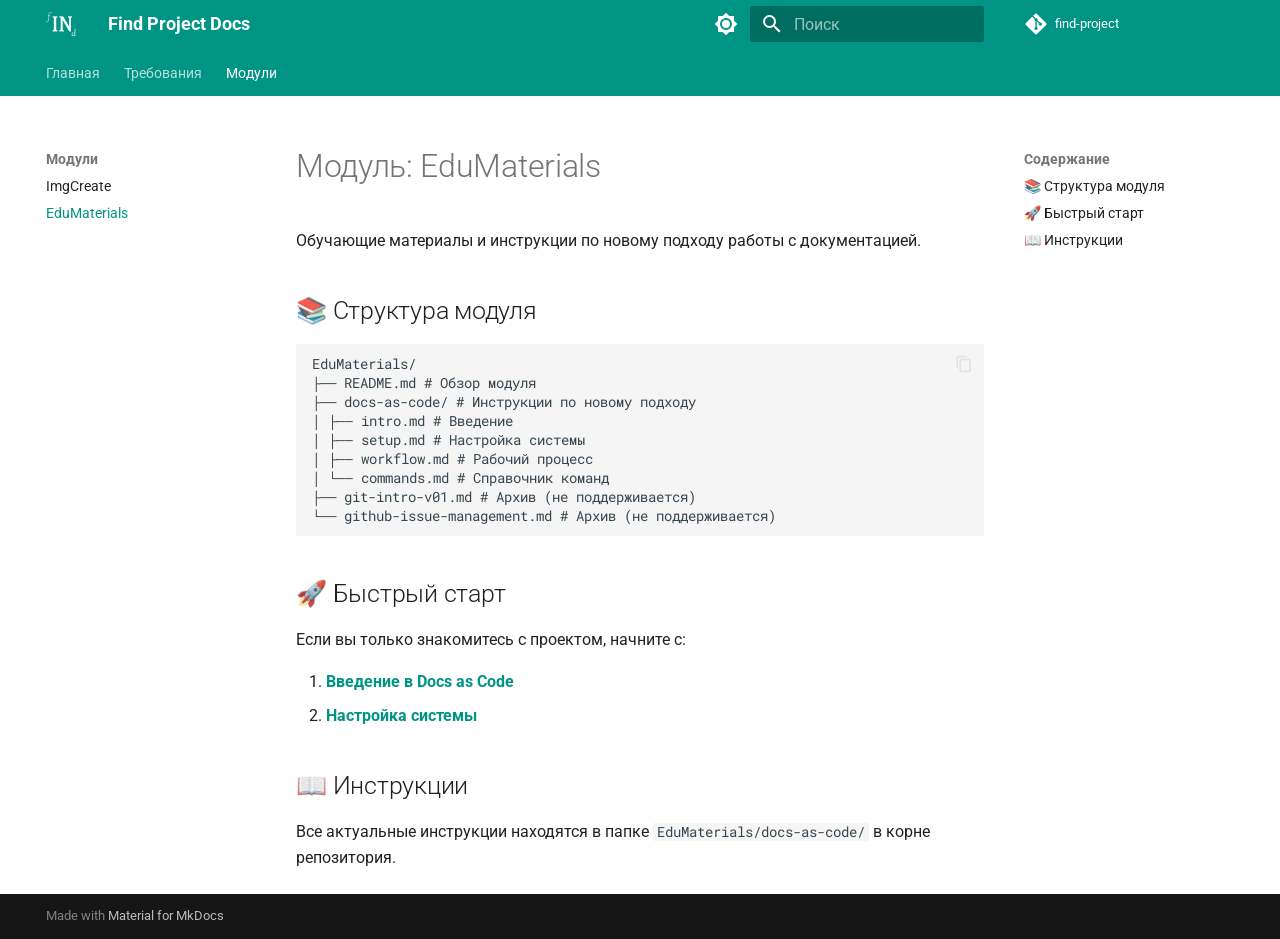
<file: modules/edu/overview/index.html>
<!doctype html>
<html lang="ru" class="no-js">
  <head>
    
      <meta charset="utf-8">
      <meta name="viewport" content="width=device-width,initial-scale=1">
      
      
      
        <link rel="canonical" href="https://find-project-su.github.io/find-project/modules/edu/overview/">
      
      
        <link rel="prev" href="../../imgcreate/overview/">
      
      
      
        
      
      
      <link rel="icon" href="../../../assets/images/favicon.png">
      <meta name="generator" content="mkdocs-1.6.1, mkdocs-material-9.7.7">
    
    
      
        <title>EduMaterials - Find Project Docs</title>
      
    
    
      <link rel="stylesheet" href="../../../assets/stylesheets/main.ec1eaa64.min.css">
      
        
        <link rel="stylesheet" href="../../../assets/stylesheets/palette.ab4e12ef.min.css">
      
      


    
    
      
    
    
      
        
        
        <link rel="preconnect" href="https://fonts.gstatic.com" crossorigin>
        <link rel="stylesheet" href="https://fonts.googleapis.com/css?family=Roboto:300,300i,400,400i,700,700i%7CRoboto+Mono:400,400i,700,700i&display=fallback">
        <style>:root{--md-text-font:"Roboto";--md-code-font:"Roboto Mono"}</style>
      
    
    
      <link rel="stylesheet" href="../../../stylesheets/extra.css">
    
    <script>__md_scope=new URL("../../..",location),__md_hash=e=>[...e].reduce(((e,_)=>(e<<5)-e+_.charCodeAt(0)),0),__md_get=(e,_=localStorage,t=__md_scope)=>JSON.parse(_.getItem(t.pathname+"."+e)),__md_set=(e,_,t=localStorage,a=__md_scope)=>{try{t.setItem(a.pathname+"."+e,JSON.stringify(_))}catch(e){}}</script>
    
      

    
    
  </head>
  
  
    
    
      
    
    
    
    
    <body dir="ltr" data-md-color-scheme="default" data-md-color-primary="teal" data-md-color-accent="indigo">
  
    
    <input class="md-toggle" data-md-toggle="drawer" type="checkbox" id="__drawer" autocomplete="off">
    <input class="md-toggle" data-md-toggle="search" type="checkbox" id="__search" autocomplete="off">
    <label class="md-overlay" for="__drawer"></label>
    <div data-md-component="skip">
      
        
        <a href="#edumaterials" class="md-skip">
          Перейти к содержанию
        </a>
      
    </div>
    <div data-md-component="announce">
      
    </div>
    
    
      

<header class="md-header" data-md-component="header">
  <nav class="md-header__inner md-grid" aria-label="Верхний колонтитул">
    <a href="../../.." title="Find Project Docs" class="md-header__button md-logo" aria-label="Find Project Docs" data-md-component="logo">
      
  <img src="../../../assets/fINd_logo_project_v02.webp" alt="logo">

    </a>
    <label class="md-header__button md-icon" for="__drawer">
      
      <svg xmlns="http://www.w3.org/2000/svg" viewBox="0 0 24 24"><path d="M3 6h18v2H3zm0 5h18v2H3zm0 5h18v2H3z"/></svg>
    </label>
    <div class="md-header__title" data-md-component="header-title">
      <div class="md-header__ellipsis">
        <div class="md-header__topic">
          <span class="md-ellipsis">
            Find Project Docs
          </span>
        </div>
        <div class="md-header__topic" data-md-component="header-topic">
          <span class="md-ellipsis">
            
              EduMaterials
            
          </span>
        </div>
      </div>
    </div>
    
      
        <form class="md-header__option" data-md-component="palette">
  
    
    
    
    <input class="md-option" data-md-color-media="" data-md-color-scheme="default" data-md-color-primary="teal" data-md-color-accent="indigo"  aria-label="Переключить на темную тему"  type="radio" name="__palette" id="__palette_0">
    
      <label class="md-header__button md-icon" title="Переключить на темную тему" for="__palette_1" hidden>
        <svg xmlns="http://www.w3.org/2000/svg" viewBox="0 0 24 24"><path d="M12 8a4 4 0 0 0-4 4 4 4 0 0 0 4 4 4 4 0 0 0 4-4 4 4 0 0 0-4-4m0 10a6 6 0 0 1-6-6 6 6 0 0 1 6-6 6 6 0 0 1 6 6 6 6 0 0 1-6 6m8-9.31V4h-4.69L12 .69 8.69 4H4v4.69L.69 12 4 15.31V20h4.69L12 23.31 15.31 20H20v-4.69L23.31 12z"/></svg>
      </label>
    
  
    
    
    
    <input class="md-option" data-md-color-media="" data-md-color-scheme="slate" data-md-color-primary="teal" data-md-color-accent="indigo"  aria-label="Переключить на светлую тему"  type="radio" name="__palette" id="__palette_1">
    
      <label class="md-header__button md-icon" title="Переключить на светлую тему" for="__palette_0" hidden>
        <svg xmlns="http://www.w3.org/2000/svg" viewBox="0 0 24 24"><path d="M12 18c-.89 0-1.74-.2-2.5-.55C11.56 16.5 13 14.42 13 12s-1.44-4.5-3.5-5.45C10.26 6.2 11.11 6 12 6a6 6 0 0 1 6 6 6 6 0 0 1-6 6m8-9.31V4h-4.69L12 .69 8.69 4H4v4.69L.69 12 4 15.31V20h4.69L12 23.31 15.31 20H20v-4.69L23.31 12z"/></svg>
      </label>
    
  
</form>
      
    
    
      <script>var palette=__md_get("__palette");if(palette&&palette.color){if("(prefers-color-scheme)"===palette.color.media){var media=matchMedia("(prefers-color-scheme: light)"),input=document.querySelector(media.matches?"[data-md-color-media='(prefers-color-scheme: light)']":"[data-md-color-media='(prefers-color-scheme: dark)']");palette.color.media=input.getAttribute("data-md-color-media"),palette.color.scheme=input.getAttribute("data-md-color-scheme"),palette.color.primary=input.getAttribute("data-md-color-primary"),palette.color.accent=input.getAttribute("data-md-color-accent")}for(var[key,value]of Object.entries(palette.color))document.body.setAttribute("data-md-color-"+key,value)}</script>
    
    
    
      
      
        <label class="md-header__button md-icon" for="__search">
          
          <svg xmlns="http://www.w3.org/2000/svg" viewBox="0 0 24 24"><path d="M9.5 3A6.5 6.5 0 0 1 16 9.5c0 1.61-.59 3.09-1.56 4.23l.27.27h.79l5 5-1.5 1.5-5-5v-.79l-.27-.27A6.52 6.52 0 0 1 9.5 16 6.5 6.5 0 0 1 3 9.5 6.5 6.5 0 0 1 9.5 3m0 2C7 5 5 7 5 9.5S7 14 9.5 14 14 12 14 9.5 12 5 9.5 5"/></svg>
        </label>
        <div class="md-search" data-md-component="search" role="dialog">
  <label class="md-search__overlay" for="__search"></label>
  <div class="md-search__inner" role="search">
    <form class="md-search__form" name="search">
      <input type="text" class="md-search__input" name="query" aria-label="Поиск" placeholder="Поиск" autocapitalize="off" autocorrect="off" autocomplete="off" spellcheck="false" data-md-component="search-query" required>
      <label class="md-search__icon md-icon" for="__search">
        
        <svg xmlns="http://www.w3.org/2000/svg" viewBox="0 0 24 24"><path d="M9.5 3A6.5 6.5 0 0 1 16 9.5c0 1.61-.59 3.09-1.56 4.23l.27.27h.79l5 5-1.5 1.5-5-5v-.79l-.27-.27A6.52 6.52 0 0 1 9.5 16 6.5 6.5 0 0 1 3 9.5 6.5 6.5 0 0 1 9.5 3m0 2C7 5 5 7 5 9.5S7 14 9.5 14 14 12 14 9.5 12 5 9.5 5"/></svg>
        
        <svg xmlns="http://www.w3.org/2000/svg" viewBox="0 0 24 24"><path d="M20 11v2H8l5.5 5.5-1.42 1.42L4.16 12l7.92-7.92L13.5 5.5 8 11z"/></svg>
      </label>
      <nav class="md-search__options" aria-label="Поиск">
        
        <button type="reset" class="md-search__icon md-icon" title="Очистить" aria-label="Очистить" tabindex="-1">
          
          <svg xmlns="http://www.w3.org/2000/svg" viewBox="0 0 24 24"><path d="M19 6.41 17.59 5 12 10.59 6.41 5 5 6.41 10.59 12 5 17.59 6.41 19 12 13.41 17.59 19 19 17.59 13.41 12z"/></svg>
        </button>
      </nav>
      
        <div class="md-search__suggest" data-md-component="search-suggest"></div>
      
    </form>
    <div class="md-search__output">
      <div class="md-search__scrollwrap" tabindex="0" data-md-scrollfix>
        <div class="md-search-result" data-md-component="search-result">
          <div class="md-search-result__meta">
            Инициализация поиска
          </div>
          <ol class="md-search-result__list" role="presentation"></ol>
        </div>
      </div>
    </div>
  </div>
</div>
      
    
    
      <div class="md-header__source">
        <a href="https://github.com/find-project-su/find-project" title="Перейти к репозиторию" class="md-source" data-md-component="source">
  <div class="md-source__icon md-icon">
    
    <svg xmlns="http://www.w3.org/2000/svg" viewBox="0 0 448 512"><!--! Font Awesome Free 7.1.0 by @fontawesome - https://fontawesome.com License - https://fontawesome.com/license/free (Icons: CC BY 4.0, Fonts: SIL OFL 1.1, Code: MIT License) Copyright 2025 Fonticons, Inc.--><path d="M439.6 236.1 244 40.5c-5.4-5.5-12.8-8.5-20.4-8.5s-15 3-20.4 8.4L162.5 81l51.5 51.5c27.1-9.1 52.7 16.8 43.4 43.7l49.7 49.7c34.2-11.8 61.2 31 35.5 56.7-26.5 26.5-70.2-2.9-56-37.3L240.3 199v121.9c25.3 12.5 22.3 41.8 9.1 55-6.4 6.4-15.2 10.1-24.3 10.1s-17.8-3.6-24.3-10.1c-17.6-17.6-11.1-46.9 11.2-56v-123c-20.8-8.5-24.6-30.7-18.6-45L142.6 101 8.5 235.1C3 240.6 0 247.9 0 255.5s3 15 8.5 20.4l195.6 195.7c5.4 5.4 12.7 8.4 20.4 8.4s15-3 20.4-8.4l194.7-194.7c5.4-5.4 8.4-12.8 8.4-20.4s-3-15-8.4-20.4"/></svg>
  </div>
  <div class="md-source__repository">
    find-project
  </div>
</a>
      </div>
    
  </nav>
  
</header>
    
    <div class="md-container" data-md-component="container">
      
      
        
          
            
<nav class="md-tabs" aria-label="Вкладки" data-md-component="tabs">
  <div class="md-grid">
    <ul class="md-tabs__list">
      
        
  
  
  
  
    <li class="md-tabs__item">
      <a href="../../.." class="md-tabs__link">
        
  
  
    
  
  Главная

      </a>
    </li>
  

      
        
  
  
  
  
    
    
      <li class="md-tabs__item">
        <a href="../../../requirements/" class="md-tabs__link">
          
  
  
  Требования

        </a>
      </li>
    
  

      
        
  
  
  
    
  
  
    
    
      <li class="md-tabs__item md-tabs__item--active">
        <a href="../../imgcreate/overview/" class="md-tabs__link">
          
  
  
  Модули

        </a>
      </li>
    
  

      
    </ul>
  </div>
</nav>
          
        
      
      <main class="md-main" data-md-component="main">
        <div class="md-main__inner md-grid">
          
            
              
              <div class="md-sidebar md-sidebar--primary" data-md-component="sidebar" data-md-type="navigation" >
                <div class="md-sidebar__scrollwrap">
                  <div class="md-sidebar__inner">
                    


  


<nav class="md-nav md-nav--primary md-nav--lifted" aria-label="Навигация" data-md-level="0">
  <label class="md-nav__title" for="__drawer">
    <a href="../../.." title="Find Project Docs" class="md-nav__button md-logo" aria-label="Find Project Docs" data-md-component="logo">
      
  <img src="../../../assets/fINd_logo_project_v02.webp" alt="logo">

    </a>
    Find Project Docs
  </label>
  
    <div class="md-nav__source">
      <a href="https://github.com/find-project-su/find-project" title="Перейти к репозиторию" class="md-source" data-md-component="source">
  <div class="md-source__icon md-icon">
    
    <svg xmlns="http://www.w3.org/2000/svg" viewBox="0 0 448 512"><!--! Font Awesome Free 7.1.0 by @fontawesome - https://fontawesome.com License - https://fontawesome.com/license/free (Icons: CC BY 4.0, Fonts: SIL OFL 1.1, Code: MIT License) Copyright 2025 Fonticons, Inc.--><path d="M439.6 236.1 244 40.5c-5.4-5.5-12.8-8.5-20.4-8.5s-15 3-20.4 8.4L162.5 81l51.5 51.5c27.1-9.1 52.7 16.8 43.4 43.7l49.7 49.7c34.2-11.8 61.2 31 35.5 56.7-26.5 26.5-70.2-2.9-56-37.3L240.3 199v121.9c25.3 12.5 22.3 41.8 9.1 55-6.4 6.4-15.2 10.1-24.3 10.1s-17.8-3.6-24.3-10.1c-17.6-17.6-11.1-46.9 11.2-56v-123c-20.8-8.5-24.6-30.7-18.6-45L142.6 101 8.5 235.1C3 240.6 0 247.9 0 255.5s3 15 8.5 20.4l195.6 195.7c5.4 5.4 12.7 8.4 20.4 8.4s15-3 20.4-8.4l194.7-194.7c5.4-5.4 8.4-12.8 8.4-20.4s-3-15-8.4-20.4"/></svg>
  </div>
  <div class="md-source__repository">
    find-project
  </div>
</a>
    </div>
  
  <ul class="md-nav__list" data-md-scrollfix>
    
      
      
  
  
  
  
    <li class="md-nav__item">
      <a href="../../.." class="md-nav__link">
        
  
  
  <span class="md-ellipsis">
    
  
    Главная
  

    
  </span>
  
  

      </a>
    </li>
  

    
      
      
  
  
  
  
    
    
    
    
      
      
        
      
    
    
    <li class="md-nav__item md-nav__item--nested">
      
        
        
        <input class="md-nav__toggle md-toggle " type="checkbox" id="__nav_2" >
        
          
          <label class="md-nav__link" for="__nav_2" id="__nav_2_label" tabindex="0">
            
  
  
  <span class="md-ellipsis">
    
  
    Требования
  

    
  </span>
  
  

            <span class="md-nav__icon md-icon"></span>
          </label>
        
        <nav class="md-nav" data-md-level="1" aria-labelledby="__nav_2_label" aria-expanded="false">
          <label class="md-nav__title" for="__nav_2">
            <span class="md-nav__icon md-icon"></span>
            
  
    Требования
  

          </label>
          <ul class="md-nav__list" data-md-scrollfix>
            
              
                
  
  
  
  
    <li class="md-nav__item">
      <a href="../../../requirements/" class="md-nav__link">
        
  
  
  <span class="md-ellipsis">
    
  
    Обзор
  

    
  </span>
  
  

      </a>
    </li>
  

              
            
              
                
  
  
  
  
    
    
    
    
      
      
        
      
    
    
    <li class="md-nav__item md-nav__item--nested">
      
        
        
        <input class="md-nav__toggle md-toggle " type="checkbox" id="__nav_2_2" >
        
          
          <label class="md-nav__link" for="__nav_2_2" id="__nav_2_2_label" tabindex="0">
            
  
  
  <span class="md-ellipsis">
    
  
    ImgCreate
  

    
  </span>
  
  

            <span class="md-nav__icon md-icon"></span>
          </label>
        
        <nav class="md-nav" data-md-level="2" aria-labelledby="__nav_2_2_label" aria-expanded="false">
          <label class="md-nav__title" for="__nav_2_2">
            <span class="md-nav__icon md-icon"></span>
            
  
    ImgCreate
  

          </label>
          <ul class="md-nav__list" data-md-scrollfix>
            
              
                
  
  
  
  
    <li class="md-nav__item">
      <a href="../../../requirements/imgcreate/style-guide/" class="md-nav__link">
        
  
  
  <span class="md-ellipsis">
    
  
    Стиль графики
  

    
  </span>
  
  

      </a>
    </li>
  

              
            
              
                
  
  
  
  
    <li class="md-nav__item">
      <a href="../../../requirements/imgcreate/icons/" class="md-nav__link">
        
  
  
  <span class="md-ellipsis">
    
  
    Иконки
  

    
  </span>
  
  

      </a>
    </li>
  

              
            
          </ul>
        </nav>
      
    </li>
  

              
            
              
                
  
  
  
  
    
    
    
    
      
      
        
      
    
    
    <li class="md-nav__item md-nav__item--nested">
      
        
        
        <input class="md-nav__toggle md-toggle " type="checkbox" id="__nav_2_3" >
        
          
          <label class="md-nav__link" for="__nav_2_3" id="__nav_2_3_label" tabindex="0">
            
  
  
  <span class="md-ellipsis">
    
  
    EduMaterials
  

    
  </span>
  
  

            <span class="md-nav__icon md-icon"></span>
          </label>
        
        <nav class="md-nav" data-md-level="2" aria-labelledby="__nav_2_3_label" aria-expanded="false">
          <label class="md-nav__title" for="__nav_2_3">
            <span class="md-nav__icon md-icon"></span>
            
  
    EduMaterials
  

          </label>
          <ul class="md-nav__list" data-md-scrollfix>
            
              
                
  
  
  
  
    <li class="md-nav__item">
      <a href="../../../requirements/edu/prepare-instructions/" class="md-nav__link">
        
  
  
  <span class="md-ellipsis">
    
  
    Подготовить инструкции
  

    
  </span>
  
  

      </a>
    </li>
  

              
            
          </ul>
        </nav>
      
    </li>
  

              
            
          </ul>
        </nav>
      
    </li>
  

    
      
      
  
  
    
  
  
  
    
    
    
    
      
        
        
      
      
        
      
    
    
    <li class="md-nav__item md-nav__item--active md-nav__item--section md-nav__item--nested">
      
        
        
        <input class="md-nav__toggle md-toggle " type="checkbox" id="__nav_3" checked>
        
          
          <label class="md-nav__link" for="__nav_3" id="__nav_3_label" tabindex="">
            
  
  
  <span class="md-ellipsis">
    
  
    Модули
  

    
  </span>
  
  

            <span class="md-nav__icon md-icon"></span>
          </label>
        
        <nav class="md-nav" data-md-level="1" aria-labelledby="__nav_3_label" aria-expanded="true">
          <label class="md-nav__title" for="__nav_3">
            <span class="md-nav__icon md-icon"></span>
            
  
    Модули
  

          </label>
          <ul class="md-nav__list" data-md-scrollfix>
            
              
                
  
  
  
  
    <li class="md-nav__item">
      <a href="../../imgcreate/overview/" class="md-nav__link">
        
  
  
  <span class="md-ellipsis">
    
  
    ImgCreate
  

    
  </span>
  
  

      </a>
    </li>
  

              
            
              
                
  
  
    
  
  
  
    <li class="md-nav__item md-nav__item--active">
      
      <input class="md-nav__toggle md-toggle" type="checkbox" id="__toc">
      
      
        
      
      
        <label class="md-nav__link md-nav__link--active" for="__toc">
          
  
  
  <span class="md-ellipsis">
    
  
    EduMaterials
  

    
  </span>
  
  

          <span class="md-nav__icon md-icon"></span>
        </label>
      
      <a href="./" class="md-nav__link md-nav__link--active">
        
  
  
  <span class="md-ellipsis">
    
  
    EduMaterials
  

    
  </span>
  
  

      </a>
      
        

<nav class="md-nav md-nav--secondary" aria-label="Содержание">
  
  
  
    
  
  
    <label class="md-nav__title" for="__toc">
      <span class="md-nav__icon md-icon"></span>
      Содержание
    </label>
    <ul class="md-nav__list" data-md-component="toc" data-md-scrollfix>
      
        <li class="md-nav__item">
  <a href="#_1" class="md-nav__link">
    <span class="md-ellipsis">
      
        📚 Структура модуля
      
    </span>
  </a>
  
</li>
      
        <li class="md-nav__item">
  <a href="#_2" class="md-nav__link">
    <span class="md-ellipsis">
      
        🚀 Быстрый старт
      
    </span>
  </a>
  
</li>
      
        <li class="md-nav__item">
  <a href="#_3" class="md-nav__link">
    <span class="md-ellipsis">
      
        📖 Инструкции
      
    </span>
  </a>
  
</li>
      
    </ul>
  
</nav>
      
    </li>
  

              
            
          </ul>
        </nav>
      
    </li>
  

    
  </ul>
</nav>
                  </div>
                </div>
              </div>
            
            
              
              <div class="md-sidebar md-sidebar--secondary" data-md-component="sidebar" data-md-type="toc" >
                <div class="md-sidebar__scrollwrap">
                  <div class="md-sidebar__inner">
                    

<nav class="md-nav md-nav--secondary" aria-label="Содержание">
  
  
  
    
  
  
    <label class="md-nav__title" for="__toc">
      <span class="md-nav__icon md-icon"></span>
      Содержание
    </label>
    <ul class="md-nav__list" data-md-component="toc" data-md-scrollfix>
      
        <li class="md-nav__item">
  <a href="#_1" class="md-nav__link">
    <span class="md-ellipsis">
      
        📚 Структура модуля
      
    </span>
  </a>
  
</li>
      
        <li class="md-nav__item">
  <a href="#_2" class="md-nav__link">
    <span class="md-ellipsis">
      
        🚀 Быстрый старт
      
    </span>
  </a>
  
</li>
      
        <li class="md-nav__item">
  <a href="#_3" class="md-nav__link">
    <span class="md-ellipsis">
      
        📖 Инструкции
      
    </span>
  </a>
  
</li>
      
    </ul>
  
</nav>
                  </div>
                </div>
              </div>
            
          
          
            <div class="md-content" data-md-component="content">
              
              <article class="md-content__inner md-typeset">
                
                  


  
  


<h1 id="edumaterials">Модуль: EduMaterials</h1>
<p>Обучающие материалы и инструкции по новому подходу работы с документацией.</p>
<h2 id="_1">📚 Структура модуля</h2>
<div class="highlight"><pre><span></span><code><a id="__codelineno-0-1" name="__codelineno-0-1" href="#__codelineno-0-1"></a>EduMaterials/
<a id="__codelineno-0-2" name="__codelineno-0-2" href="#__codelineno-0-2"></a>├── README.md # Обзор модуля
<a id="__codelineno-0-3" name="__codelineno-0-3" href="#__codelineno-0-3"></a>├── docs-as-code/ # Инструкции по новому подходу
<a id="__codelineno-0-4" name="__codelineno-0-4" href="#__codelineno-0-4"></a>│ ├── intro.md # Введение
<a id="__codelineno-0-5" name="__codelineno-0-5" href="#__codelineno-0-5"></a>│ ├── setup.md # Настройка системы
<a id="__codelineno-0-6" name="__codelineno-0-6" href="#__codelineno-0-6"></a>│ ├── workflow.md # Рабочий процесс
<a id="__codelineno-0-7" name="__codelineno-0-7" href="#__codelineno-0-7"></a>│ └── commands.md # Справочник команд
<a id="__codelineno-0-8" name="__codelineno-0-8" href="#__codelineno-0-8"></a>├── git-intro-v01.md # Архив (не поддерживается)
<a id="__codelineno-0-9" name="__codelineno-0-9" href="#__codelineno-0-9"></a>└── github-issue-management.md # Архив (не поддерживается)
</code></pre></div>
<h2 id="_2">🚀 Быстрый старт</h2>
<p>Если вы только знакомитесь с проектом, начните с:</p>
<ol>
<li><strong><a href="../../../../../EduMaterials/docs-as-code/intro.md">Введение в Docs as Code</a></strong></li>
<li><strong><a href="../../../../../EduMaterials/docs-as-code/setup.md">Настройка системы</a></strong></li>
</ol>
<h2 id="_3">📖 Инструкции</h2>
<p>Все актуальные инструкции находятся в папке <code>EduMaterials/docs-as-code/</code> в корне репозитория.</p>












                
              </article>
            </div>
          
          
<script>var target=document.getElementById(location.hash.slice(1));target&&target.name&&(target.checked=target.name.startsWith("__tabbed_"))</script>
        </div>
        
          <button type="button" class="md-top md-icon" data-md-component="top" hidden>
  
  <svg xmlns="http://www.w3.org/2000/svg" viewBox="0 0 24 24"><path d="M13 20h-2V8l-5.5 5.5-1.42-1.42L12 4.16l7.92 7.92-1.42 1.42L13 8z"/></svg>
  К началу
</button>
        
      </main>
      
        <footer class="md-footer">
  
  <div class="md-footer-meta md-typeset">
    <div class="md-footer-meta__inner md-grid">
      <div class="md-copyright">
  
  
    Made with
    <a href="https://squidfunk.github.io/mkdocs-material/" target="_blank" rel="noopener">
      Material for MkDocs
    </a>
  
</div>
      
    </div>
  </div>
</footer>
      
    </div>
    <div class="md-dialog" data-md-component="dialog">
      <div class="md-dialog__inner md-typeset"></div>
    </div>
    
    
    
      
      
      <script id="__config" type="application/json">{"annotate": null, "base": "../../..", "features": ["navigation.tabs", "navigation.sections", "navigation.top", "search.suggest", "search.highlight", "content.code.copy", "content.code.annotate"], "search": "../../../assets/javascripts/workers/search.2c215733.min.js", "tags": null, "translations": {"clipboard.copied": "\u0421\u043a\u043e\u043f\u0438\u0440\u043e\u0432\u0430\u043d\u043e \u0432 \u0431\u0443\u0444\u0435\u0440", "clipboard.copy": "\u041a\u043e\u043f\u0438\u0440\u043e\u0432\u0430\u0442\u044c \u0432 \u0431\u0443\u0444\u0435\u0440", "search.result.more.one": "\u0415\u0449\u0451 1 \u043d\u0430 \u044d\u0442\u043e\u0439 \u0441\u0442\u0440\u0430\u043d\u0438\u0446\u0435", "search.result.more.other": "\u0415\u0449\u0451 # \u043d\u0430 \u044d\u0442\u043e\u0439 \u0441\u0442\u0440\u0430\u043d\u0438\u0446\u0435", "search.result.none": "\u0421\u043e\u0432\u043f\u0430\u0434\u0435\u043d\u0438\u0439 \u043d\u0435 \u043d\u0430\u0439\u0434\u0435\u043d\u043e", "search.result.one": "\u041d\u0430\u0439\u0434\u0435\u043d\u043e 1 \u0441\u043e\u0432\u043f\u0430\u0434\u0435\u043d\u0438\u0435", "search.result.other": "\u041d\u0430\u0439\u0434\u0435\u043d\u043e \u0441\u043e\u0432\u043f\u0430\u0434\u0435\u043d\u0438\u0439: #", "search.result.placeholder": "\u041d\u0430\u0447\u043d\u0438\u0442\u0435 \u043f\u0435\u0447\u0430\u0442\u0430\u0442\u044c \u0434\u043b\u044f \u043f\u043e\u0438\u0441\u043a\u0430", "search.result.term.missing": "\u041e\u0442\u0441\u0443\u0442\u0441\u0442\u0432\u0443\u0435\u0442", "select.version": "\u0412\u044b\u0431\u0435\u0440\u0438\u0442\u0435 \u0432\u0435\u0440\u0441\u0438\u044e"}, "version": null}</script>
    
    
      <script src="../../../assets/javascripts/bundle.d7400e89.min.js"></script>
      
    
  </body>
</html>
</file>
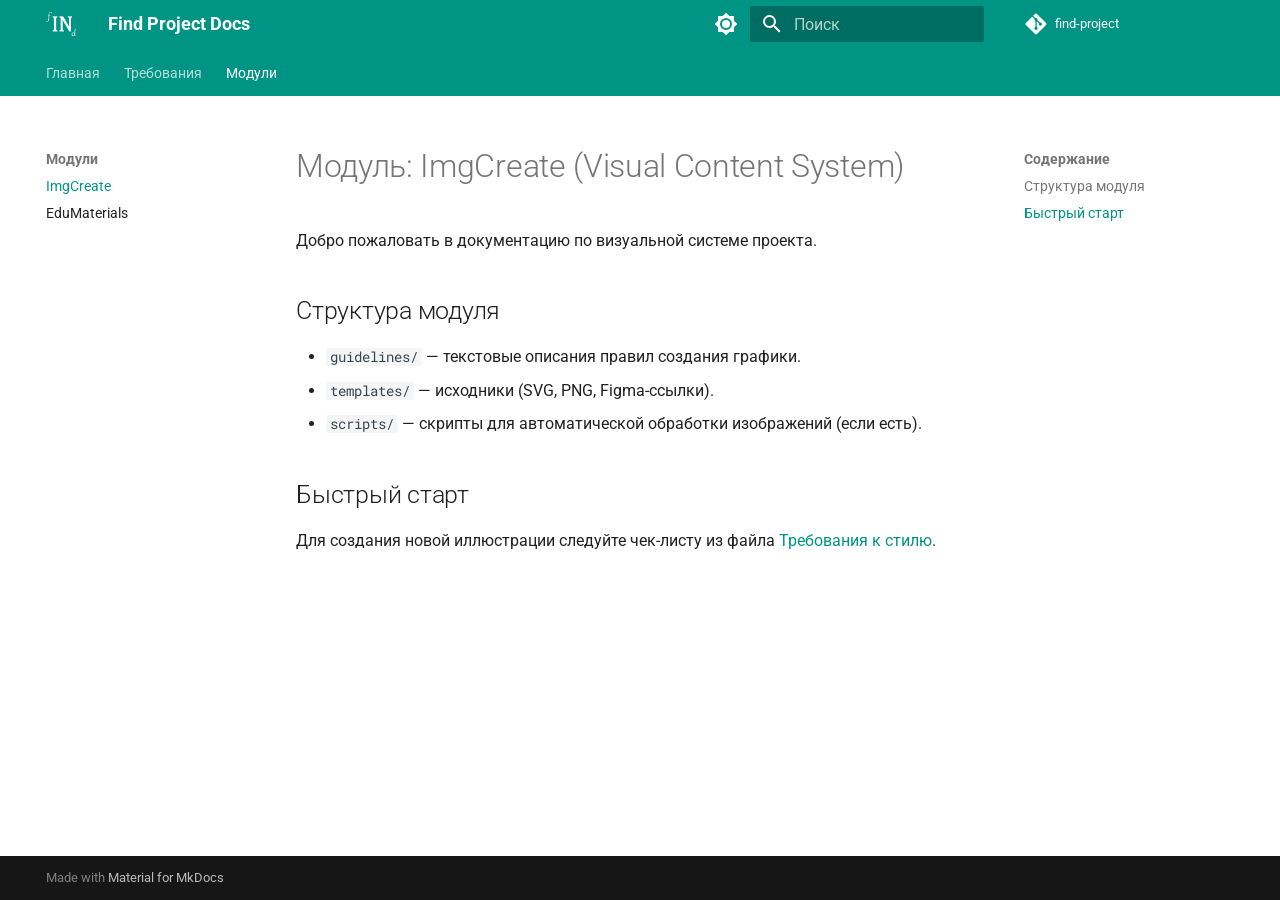
<file: modules/imgcreate/overview/index.html>
<!doctype html>
<html lang="ru" class="no-js">
  <head>
    
      <meta charset="utf-8">
      <meta name="viewport" content="width=device-width,initial-scale=1">
      
      
      
        <link rel="canonical" href="https://find-project-su.github.io/find-project/modules/imgcreate/overview/">
      
      
        <link rel="prev" href="../../../requirements/edu/prepare-instructions/">
      
      
        <link rel="next" href="../../edu/overview/">
      
      
        
      
      
      <link rel="icon" href="../../../assets/images/favicon.png">
      <meta name="generator" content="mkdocs-1.6.1, mkdocs-material-9.7.7">
    
    
      
        <title>ImgCreate - Find Project Docs</title>
      
    
    
      <link rel="stylesheet" href="../../../assets/stylesheets/main.ec1eaa64.min.css">
      
        
        <link rel="stylesheet" href="../../../assets/stylesheets/palette.ab4e12ef.min.css">
      
      


    
    
      
    
    
      
        
        
        <link rel="preconnect" href="https://fonts.gstatic.com" crossorigin>
        <link rel="stylesheet" href="https://fonts.googleapis.com/css?family=Roboto:300,300i,400,400i,700,700i%7CRoboto+Mono:400,400i,700,700i&display=fallback">
        <style>:root{--md-text-font:"Roboto";--md-code-font:"Roboto Mono"}</style>
      
    
    
      <link rel="stylesheet" href="../../../stylesheets/extra.css">
    
    <script>__md_scope=new URL("../../..",location),__md_hash=e=>[...e].reduce(((e,_)=>(e<<5)-e+_.charCodeAt(0)),0),__md_get=(e,_=localStorage,t=__md_scope)=>JSON.parse(_.getItem(t.pathname+"."+e)),__md_set=(e,_,t=localStorage,a=__md_scope)=>{try{t.setItem(a.pathname+"."+e,JSON.stringify(_))}catch(e){}}</script>
    
      

    
    
  </head>
  
  
    
    
      
    
    
    
    
    <body dir="ltr" data-md-color-scheme="default" data-md-color-primary="teal" data-md-color-accent="indigo">
  
    
    <input class="md-toggle" data-md-toggle="drawer" type="checkbox" id="__drawer" autocomplete="off">
    <input class="md-toggle" data-md-toggle="search" type="checkbox" id="__search" autocomplete="off">
    <label class="md-overlay" for="__drawer"></label>
    <div data-md-component="skip">
      
        
        <a href="#imgcreate-visual-content-system" class="md-skip">
          Перейти к содержанию
        </a>
      
    </div>
    <div data-md-component="announce">
      
    </div>
    
    
      

<header class="md-header" data-md-component="header">
  <nav class="md-header__inner md-grid" aria-label="Верхний колонтитул">
    <a href="../../.." title="Find Project Docs" class="md-header__button md-logo" aria-label="Find Project Docs" data-md-component="logo">
      
  <img src="../../../assets/fINd_logo_project_v02.webp" alt="logo">

    </a>
    <label class="md-header__button md-icon" for="__drawer">
      
      <svg xmlns="http://www.w3.org/2000/svg" viewBox="0 0 24 24"><path d="M3 6h18v2H3zm0 5h18v2H3zm0 5h18v2H3z"/></svg>
    </label>
    <div class="md-header__title" data-md-component="header-title">
      <div class="md-header__ellipsis">
        <div class="md-header__topic">
          <span class="md-ellipsis">
            Find Project Docs
          </span>
        </div>
        <div class="md-header__topic" data-md-component="header-topic">
          <span class="md-ellipsis">
            
              ImgCreate
            
          </span>
        </div>
      </div>
    </div>
    
      
        <form class="md-header__option" data-md-component="palette">
  
    
    
    
    <input class="md-option" data-md-color-media="" data-md-color-scheme="default" data-md-color-primary="teal" data-md-color-accent="indigo"  aria-label="Переключить на темную тему"  type="radio" name="__palette" id="__palette_0">
    
      <label class="md-header__button md-icon" title="Переключить на темную тему" for="__palette_1" hidden>
        <svg xmlns="http://www.w3.org/2000/svg" viewBox="0 0 24 24"><path d="M12 8a4 4 0 0 0-4 4 4 4 0 0 0 4 4 4 4 0 0 0 4-4 4 4 0 0 0-4-4m0 10a6 6 0 0 1-6-6 6 6 0 0 1 6-6 6 6 0 0 1 6 6 6 6 0 0 1-6 6m8-9.31V4h-4.69L12 .69 8.69 4H4v4.69L.69 12 4 15.31V20h4.69L12 23.31 15.31 20H20v-4.69L23.31 12z"/></svg>
      </label>
    
  
    
    
    
    <input class="md-option" data-md-color-media="" data-md-color-scheme="slate" data-md-color-primary="teal" data-md-color-accent="indigo"  aria-label="Переключить на светлую тему"  type="radio" name="__palette" id="__palette_1">
    
      <label class="md-header__button md-icon" title="Переключить на светлую тему" for="__palette_0" hidden>
        <svg xmlns="http://www.w3.org/2000/svg" viewBox="0 0 24 24"><path d="M12 18c-.89 0-1.74-.2-2.5-.55C11.56 16.5 13 14.42 13 12s-1.44-4.5-3.5-5.45C10.26 6.2 11.11 6 12 6a6 6 0 0 1 6 6 6 6 0 0 1-6 6m8-9.31V4h-4.69L12 .69 8.69 4H4v4.69L.69 12 4 15.31V20h4.69L12 23.31 15.31 20H20v-4.69L23.31 12z"/></svg>
      </label>
    
  
</form>
      
    
    
      <script>var palette=__md_get("__palette");if(palette&&palette.color){if("(prefers-color-scheme)"===palette.color.media){var media=matchMedia("(prefers-color-scheme: light)"),input=document.querySelector(media.matches?"[data-md-color-media='(prefers-color-scheme: light)']":"[data-md-color-media='(prefers-color-scheme: dark)']");palette.color.media=input.getAttribute("data-md-color-media"),palette.color.scheme=input.getAttribute("data-md-color-scheme"),palette.color.primary=input.getAttribute("data-md-color-primary"),palette.color.accent=input.getAttribute("data-md-color-accent")}for(var[key,value]of Object.entries(palette.color))document.body.setAttribute("data-md-color-"+key,value)}</script>
    
    
    
      
      
        <label class="md-header__button md-icon" for="__search">
          
          <svg xmlns="http://www.w3.org/2000/svg" viewBox="0 0 24 24"><path d="M9.5 3A6.5 6.5 0 0 1 16 9.5c0 1.61-.59 3.09-1.56 4.23l.27.27h.79l5 5-1.5 1.5-5-5v-.79l-.27-.27A6.52 6.52 0 0 1 9.5 16 6.5 6.5 0 0 1 3 9.5 6.5 6.5 0 0 1 9.5 3m0 2C7 5 5 7 5 9.5S7 14 9.5 14 14 12 14 9.5 12 5 9.5 5"/></svg>
        </label>
        <div class="md-search" data-md-component="search" role="dialog">
  <label class="md-search__overlay" for="__search"></label>
  <div class="md-search__inner" role="search">
    <form class="md-search__form" name="search">
      <input type="text" class="md-search__input" name="query" aria-label="Поиск" placeholder="Поиск" autocapitalize="off" autocorrect="off" autocomplete="off" spellcheck="false" data-md-component="search-query" required>
      <label class="md-search__icon md-icon" for="__search">
        
        <svg xmlns="http://www.w3.org/2000/svg" viewBox="0 0 24 24"><path d="M9.5 3A6.5 6.5 0 0 1 16 9.5c0 1.61-.59 3.09-1.56 4.23l.27.27h.79l5 5-1.5 1.5-5-5v-.79l-.27-.27A6.52 6.52 0 0 1 9.5 16 6.5 6.5 0 0 1 3 9.5 6.5 6.5 0 0 1 9.5 3m0 2C7 5 5 7 5 9.5S7 14 9.5 14 14 12 14 9.5 12 5 9.5 5"/></svg>
        
        <svg xmlns="http://www.w3.org/2000/svg" viewBox="0 0 24 24"><path d="M20 11v2H8l5.5 5.5-1.42 1.42L4.16 12l7.92-7.92L13.5 5.5 8 11z"/></svg>
      </label>
      <nav class="md-search__options" aria-label="Поиск">
        
        <button type="reset" class="md-search__icon md-icon" title="Очистить" aria-label="Очистить" tabindex="-1">
          
          <svg xmlns="http://www.w3.org/2000/svg" viewBox="0 0 24 24"><path d="M19 6.41 17.59 5 12 10.59 6.41 5 5 6.41 10.59 12 5 17.59 6.41 19 12 13.41 17.59 19 19 17.59 13.41 12z"/></svg>
        </button>
      </nav>
      
        <div class="md-search__suggest" data-md-component="search-suggest"></div>
      
    </form>
    <div class="md-search__output">
      <div class="md-search__scrollwrap" tabindex="0" data-md-scrollfix>
        <div class="md-search-result" data-md-component="search-result">
          <div class="md-search-result__meta">
            Инициализация поиска
          </div>
          <ol class="md-search-result__list" role="presentation"></ol>
        </div>
      </div>
    </div>
  </div>
</div>
      
    
    
      <div class="md-header__source">
        <a href="https://github.com/find-project-su/find-project" title="Перейти к репозиторию" class="md-source" data-md-component="source">
  <div class="md-source__icon md-icon">
    
    <svg xmlns="http://www.w3.org/2000/svg" viewBox="0 0 448 512"><!--! Font Awesome Free 7.1.0 by @fontawesome - https://fontawesome.com License - https://fontawesome.com/license/free (Icons: CC BY 4.0, Fonts: SIL OFL 1.1, Code: MIT License) Copyright 2025 Fonticons, Inc.--><path d="M439.6 236.1 244 40.5c-5.4-5.5-12.8-8.5-20.4-8.5s-15 3-20.4 8.4L162.5 81l51.5 51.5c27.1-9.1 52.7 16.8 43.4 43.7l49.7 49.7c34.2-11.8 61.2 31 35.5 56.7-26.5 26.5-70.2-2.9-56-37.3L240.3 199v121.9c25.3 12.5 22.3 41.8 9.1 55-6.4 6.4-15.2 10.1-24.3 10.1s-17.8-3.6-24.3-10.1c-17.6-17.6-11.1-46.9 11.2-56v-123c-20.8-8.5-24.6-30.7-18.6-45L142.6 101 8.5 235.1C3 240.6 0 247.9 0 255.5s3 15 8.5 20.4l195.6 195.7c5.4 5.4 12.7 8.4 20.4 8.4s15-3 20.4-8.4l194.7-194.7c5.4-5.4 8.4-12.8 8.4-20.4s-3-15-8.4-20.4"/></svg>
  </div>
  <div class="md-source__repository">
    find-project
  </div>
</a>
      </div>
    
  </nav>
  
</header>
    
    <div class="md-container" data-md-component="container">
      
      
        
          
            
<nav class="md-tabs" aria-label="Вкладки" data-md-component="tabs">
  <div class="md-grid">
    <ul class="md-tabs__list">
      
        
  
  
  
  
    <li class="md-tabs__item">
      <a href="../../.." class="md-tabs__link">
        
  
  
    
  
  Главная

      </a>
    </li>
  

      
        
  
  
  
  
    
    
      <li class="md-tabs__item">
        <a href="../../../requirements/" class="md-tabs__link">
          
  
  
  Требования

        </a>
      </li>
    
  

      
        
  
  
  
    
  
  
    
    
      <li class="md-tabs__item md-tabs__item--active">
        <a href="./" class="md-tabs__link">
          
  
  
  Модули

        </a>
      </li>
    
  

      
    </ul>
  </div>
</nav>
          
        
      
      <main class="md-main" data-md-component="main">
        <div class="md-main__inner md-grid">
          
            
              
              <div class="md-sidebar md-sidebar--primary" data-md-component="sidebar" data-md-type="navigation" >
                <div class="md-sidebar__scrollwrap">
                  <div class="md-sidebar__inner">
                    


  


<nav class="md-nav md-nav--primary md-nav--lifted" aria-label="Навигация" data-md-level="0">
  <label class="md-nav__title" for="__drawer">
    <a href="../../.." title="Find Project Docs" class="md-nav__button md-logo" aria-label="Find Project Docs" data-md-component="logo">
      
  <img src="../../../assets/fINd_logo_project_v02.webp" alt="logo">

    </a>
    Find Project Docs
  </label>
  
    <div class="md-nav__source">
      <a href="https://github.com/find-project-su/find-project" title="Перейти к репозиторию" class="md-source" data-md-component="source">
  <div class="md-source__icon md-icon">
    
    <svg xmlns="http://www.w3.org/2000/svg" viewBox="0 0 448 512"><!--! Font Awesome Free 7.1.0 by @fontawesome - https://fontawesome.com License - https://fontawesome.com/license/free (Icons: CC BY 4.0, Fonts: SIL OFL 1.1, Code: MIT License) Copyright 2025 Fonticons, Inc.--><path d="M439.6 236.1 244 40.5c-5.4-5.5-12.8-8.5-20.4-8.5s-15 3-20.4 8.4L162.5 81l51.5 51.5c27.1-9.1 52.7 16.8 43.4 43.7l49.7 49.7c34.2-11.8 61.2 31 35.5 56.7-26.5 26.5-70.2-2.9-56-37.3L240.3 199v121.9c25.3 12.5 22.3 41.8 9.1 55-6.4 6.4-15.2 10.1-24.3 10.1s-17.8-3.6-24.3-10.1c-17.6-17.6-11.1-46.9 11.2-56v-123c-20.8-8.5-24.6-30.7-18.6-45L142.6 101 8.5 235.1C3 240.6 0 247.9 0 255.5s3 15 8.5 20.4l195.6 195.7c5.4 5.4 12.7 8.4 20.4 8.4s15-3 20.4-8.4l194.7-194.7c5.4-5.4 8.4-12.8 8.4-20.4s-3-15-8.4-20.4"/></svg>
  </div>
  <div class="md-source__repository">
    find-project
  </div>
</a>
    </div>
  
  <ul class="md-nav__list" data-md-scrollfix>
    
      
      
  
  
  
  
    <li class="md-nav__item">
      <a href="../../.." class="md-nav__link">
        
  
  
  <span class="md-ellipsis">
    
  
    Главная
  

    
  </span>
  
  

      </a>
    </li>
  

    
      
      
  
  
  
  
    
    
    
    
      
      
        
      
    
    
    <li class="md-nav__item md-nav__item--nested">
      
        
        
        <input class="md-nav__toggle md-toggle " type="checkbox" id="__nav_2" >
        
          
          <label class="md-nav__link" for="__nav_2" id="__nav_2_label" tabindex="0">
            
  
  
  <span class="md-ellipsis">
    
  
    Требования
  

    
  </span>
  
  

            <span class="md-nav__icon md-icon"></span>
          </label>
        
        <nav class="md-nav" data-md-level="1" aria-labelledby="__nav_2_label" aria-expanded="false">
          <label class="md-nav__title" for="__nav_2">
            <span class="md-nav__icon md-icon"></span>
            
  
    Требования
  

          </label>
          <ul class="md-nav__list" data-md-scrollfix>
            
              
                
  
  
  
  
    <li class="md-nav__item">
      <a href="../../../requirements/" class="md-nav__link">
        
  
  
  <span class="md-ellipsis">
    
  
    Обзор
  

    
  </span>
  
  

      </a>
    </li>
  

              
            
              
                
  
  
  
  
    
    
    
    
      
      
        
      
    
    
    <li class="md-nav__item md-nav__item--nested">
      
        
        
        <input class="md-nav__toggle md-toggle " type="checkbox" id="__nav_2_2" >
        
          
          <label class="md-nav__link" for="__nav_2_2" id="__nav_2_2_label" tabindex="0">
            
  
  
  <span class="md-ellipsis">
    
  
    ImgCreate
  

    
  </span>
  
  

            <span class="md-nav__icon md-icon"></span>
          </label>
        
        <nav class="md-nav" data-md-level="2" aria-labelledby="__nav_2_2_label" aria-expanded="false">
          <label class="md-nav__title" for="__nav_2_2">
            <span class="md-nav__icon md-icon"></span>
            
  
    ImgCreate
  

          </label>
          <ul class="md-nav__list" data-md-scrollfix>
            
              
                
  
  
  
  
    <li class="md-nav__item">
      <a href="../../../requirements/imgcreate/style-guide/" class="md-nav__link">
        
  
  
  <span class="md-ellipsis">
    
  
    Стиль графики
  

    
  </span>
  
  

      </a>
    </li>
  

              
            
              
                
  
  
  
  
    <li class="md-nav__item">
      <a href="../../../requirements/imgcreate/icons/" class="md-nav__link">
        
  
  
  <span class="md-ellipsis">
    
  
    Иконки
  

    
  </span>
  
  

      </a>
    </li>
  

              
            
          </ul>
        </nav>
      
    </li>
  

              
            
              
                
  
  
  
  
    
    
    
    
      
      
        
      
    
    
    <li class="md-nav__item md-nav__item--nested">
      
        
        
        <input class="md-nav__toggle md-toggle " type="checkbox" id="__nav_2_3" >
        
          
          <label class="md-nav__link" for="__nav_2_3" id="__nav_2_3_label" tabindex="0">
            
  
  
  <span class="md-ellipsis">
    
  
    EduMaterials
  

    
  </span>
  
  

            <span class="md-nav__icon md-icon"></span>
          </label>
        
        <nav class="md-nav" data-md-level="2" aria-labelledby="__nav_2_3_label" aria-expanded="false">
          <label class="md-nav__title" for="__nav_2_3">
            <span class="md-nav__icon md-icon"></span>
            
  
    EduMaterials
  

          </label>
          <ul class="md-nav__list" data-md-scrollfix>
            
              
                
  
  
  
  
    <li class="md-nav__item">
      <a href="../../../requirements/edu/prepare-instructions/" class="md-nav__link">
        
  
  
  <span class="md-ellipsis">
    
  
    Подготовить инструкции
  

    
  </span>
  
  

      </a>
    </li>
  

              
            
          </ul>
        </nav>
      
    </li>
  

              
            
          </ul>
        </nav>
      
    </li>
  

    
      
      
  
  
    
  
  
  
    
    
    
    
      
        
        
      
      
        
      
    
    
    <li class="md-nav__item md-nav__item--active md-nav__item--section md-nav__item--nested">
      
        
        
        <input class="md-nav__toggle md-toggle " type="checkbox" id="__nav_3" checked>
        
          
          <label class="md-nav__link" for="__nav_3" id="__nav_3_label" tabindex="">
            
  
  
  <span class="md-ellipsis">
    
  
    Модули
  

    
  </span>
  
  

            <span class="md-nav__icon md-icon"></span>
          </label>
        
        <nav class="md-nav" data-md-level="1" aria-labelledby="__nav_3_label" aria-expanded="true">
          <label class="md-nav__title" for="__nav_3">
            <span class="md-nav__icon md-icon"></span>
            
  
    Модули
  

          </label>
          <ul class="md-nav__list" data-md-scrollfix>
            
              
                
  
  
    
  
  
  
    <li class="md-nav__item md-nav__item--active">
      
      <input class="md-nav__toggle md-toggle" type="checkbox" id="__toc">
      
      
        
      
      
        <label class="md-nav__link md-nav__link--active" for="__toc">
          
  
  
  <span class="md-ellipsis">
    
  
    ImgCreate
  

    
  </span>
  
  

          <span class="md-nav__icon md-icon"></span>
        </label>
      
      <a href="./" class="md-nav__link md-nav__link--active">
        
  
  
  <span class="md-ellipsis">
    
  
    ImgCreate
  

    
  </span>
  
  

      </a>
      
        

<nav class="md-nav md-nav--secondary" aria-label="Содержание">
  
  
  
    
  
  
    <label class="md-nav__title" for="__toc">
      <span class="md-nav__icon md-icon"></span>
      Содержание
    </label>
    <ul class="md-nav__list" data-md-component="toc" data-md-scrollfix>
      
        <li class="md-nav__item">
  <a href="#_1" class="md-nav__link">
    <span class="md-ellipsis">
      
        Структура модуля
      
    </span>
  </a>
  
</li>
      
        <li class="md-nav__item">
  <a href="#_2" class="md-nav__link">
    <span class="md-ellipsis">
      
        Быстрый старт
      
    </span>
  </a>
  
</li>
      
    </ul>
  
</nav>
      
    </li>
  

              
            
              
                
  
  
  
  
    <li class="md-nav__item">
      <a href="../../edu/overview/" class="md-nav__link">
        
  
  
  <span class="md-ellipsis">
    
  
    EduMaterials
  

    
  </span>
  
  

      </a>
    </li>
  

              
            
          </ul>
        </nav>
      
    </li>
  

    
  </ul>
</nav>
                  </div>
                </div>
              </div>
            
            
              
              <div class="md-sidebar md-sidebar--secondary" data-md-component="sidebar" data-md-type="toc" >
                <div class="md-sidebar__scrollwrap">
                  <div class="md-sidebar__inner">
                    

<nav class="md-nav md-nav--secondary" aria-label="Содержание">
  
  
  
    
  
  
    <label class="md-nav__title" for="__toc">
      <span class="md-nav__icon md-icon"></span>
      Содержание
    </label>
    <ul class="md-nav__list" data-md-component="toc" data-md-scrollfix>
      
        <li class="md-nav__item">
  <a href="#_1" class="md-nav__link">
    <span class="md-ellipsis">
      
        Структура модуля
      
    </span>
  </a>
  
</li>
      
        <li class="md-nav__item">
  <a href="#_2" class="md-nav__link">
    <span class="md-ellipsis">
      
        Быстрый старт
      
    </span>
  </a>
  
</li>
      
    </ul>
  
</nav>
                  </div>
                </div>
              </div>
            
          
          
            <div class="md-content" data-md-component="content">
              
              <article class="md-content__inner md-typeset">
                
                  


  
  


<h1 id="imgcreate-visual-content-system">Модуль: ImgCreate (Visual Content System)</h1>
<p>Добро пожаловать в документацию по визуальной системе проекта.</p>
<h2 id="_1">Структура модуля</h2>
<ul>
<li><code>guidelines/</code> — текстовые описания правил создания графики.</li>
<li><code>templates/</code> — исходники (SVG, PNG, Figma-ссылки).</li>
<li><code>scripts/</code> — скрипты для автоматической обработки изображений (если есть).</li>
</ul>
<h2 id="_2">Быстрый старт</h2>
<p>Для создания новой иллюстрации следуйте чек-листу из файла <a href="../../../requirements/imgcreate/style-guide/">Требования к стилю</a>.</p>












                
              </article>
            </div>
          
          
<script>var target=document.getElementById(location.hash.slice(1));target&&target.name&&(target.checked=target.name.startsWith("__tabbed_"))</script>
        </div>
        
          <button type="button" class="md-top md-icon" data-md-component="top" hidden>
  
  <svg xmlns="http://www.w3.org/2000/svg" viewBox="0 0 24 24"><path d="M13 20h-2V8l-5.5 5.5-1.42-1.42L12 4.16l7.92 7.92-1.42 1.42L13 8z"/></svg>
  К началу
</button>
        
      </main>
      
        <footer class="md-footer">
  
  <div class="md-footer-meta md-typeset">
    <div class="md-footer-meta__inner md-grid">
      <div class="md-copyright">
  
  
    Made with
    <a href="https://squidfunk.github.io/mkdocs-material/" target="_blank" rel="noopener">
      Material for MkDocs
    </a>
  
</div>
      
    </div>
  </div>
</footer>
      
    </div>
    <div class="md-dialog" data-md-component="dialog">
      <div class="md-dialog__inner md-typeset"></div>
    </div>
    
    
    
      
      
      <script id="__config" type="application/json">{"annotate": null, "base": "../../..", "features": ["navigation.tabs", "navigation.sections", "navigation.top", "search.suggest", "search.highlight", "content.code.copy", "content.code.annotate"], "search": "../../../assets/javascripts/workers/search.2c215733.min.js", "tags": null, "translations": {"clipboard.copied": "\u0421\u043a\u043e\u043f\u0438\u0440\u043e\u0432\u0430\u043d\u043e \u0432 \u0431\u0443\u0444\u0435\u0440", "clipboard.copy": "\u041a\u043e\u043f\u0438\u0440\u043e\u0432\u0430\u0442\u044c \u0432 \u0431\u0443\u0444\u0435\u0440", "search.result.more.one": "\u0415\u0449\u0451 1 \u043d\u0430 \u044d\u0442\u043e\u0439 \u0441\u0442\u0440\u0430\u043d\u0438\u0446\u0435", "search.result.more.other": "\u0415\u0449\u0451 # \u043d\u0430 \u044d\u0442\u043e\u0439 \u0441\u0442\u0440\u0430\u043d\u0438\u0446\u0435", "search.result.none": "\u0421\u043e\u0432\u043f\u0430\u0434\u0435\u043d\u0438\u0439 \u043d\u0435 \u043d\u0430\u0439\u0434\u0435\u043d\u043e", "search.result.one": "\u041d\u0430\u0439\u0434\u0435\u043d\u043e 1 \u0441\u043e\u0432\u043f\u0430\u0434\u0435\u043d\u0438\u0435", "search.result.other": "\u041d\u0430\u0439\u0434\u0435\u043d\u043e \u0441\u043e\u0432\u043f\u0430\u0434\u0435\u043d\u0438\u0439: #", "search.result.placeholder": "\u041d\u0430\u0447\u043d\u0438\u0442\u0435 \u043f\u0435\u0447\u0430\u0442\u0430\u0442\u044c \u0434\u043b\u044f \u043f\u043e\u0438\u0441\u043a\u0430", "search.result.term.missing": "\u041e\u0442\u0441\u0443\u0442\u0441\u0442\u0432\u0443\u0435\u0442", "select.version": "\u0412\u044b\u0431\u0435\u0440\u0438\u0442\u0435 \u0432\u0435\u0440\u0441\u0438\u044e"}, "version": null}</script>
    
    
      <script src="../../../assets/javascripts/bundle.d7400e89.min.js"></script>
      
    
  </body>
</html>
</file>
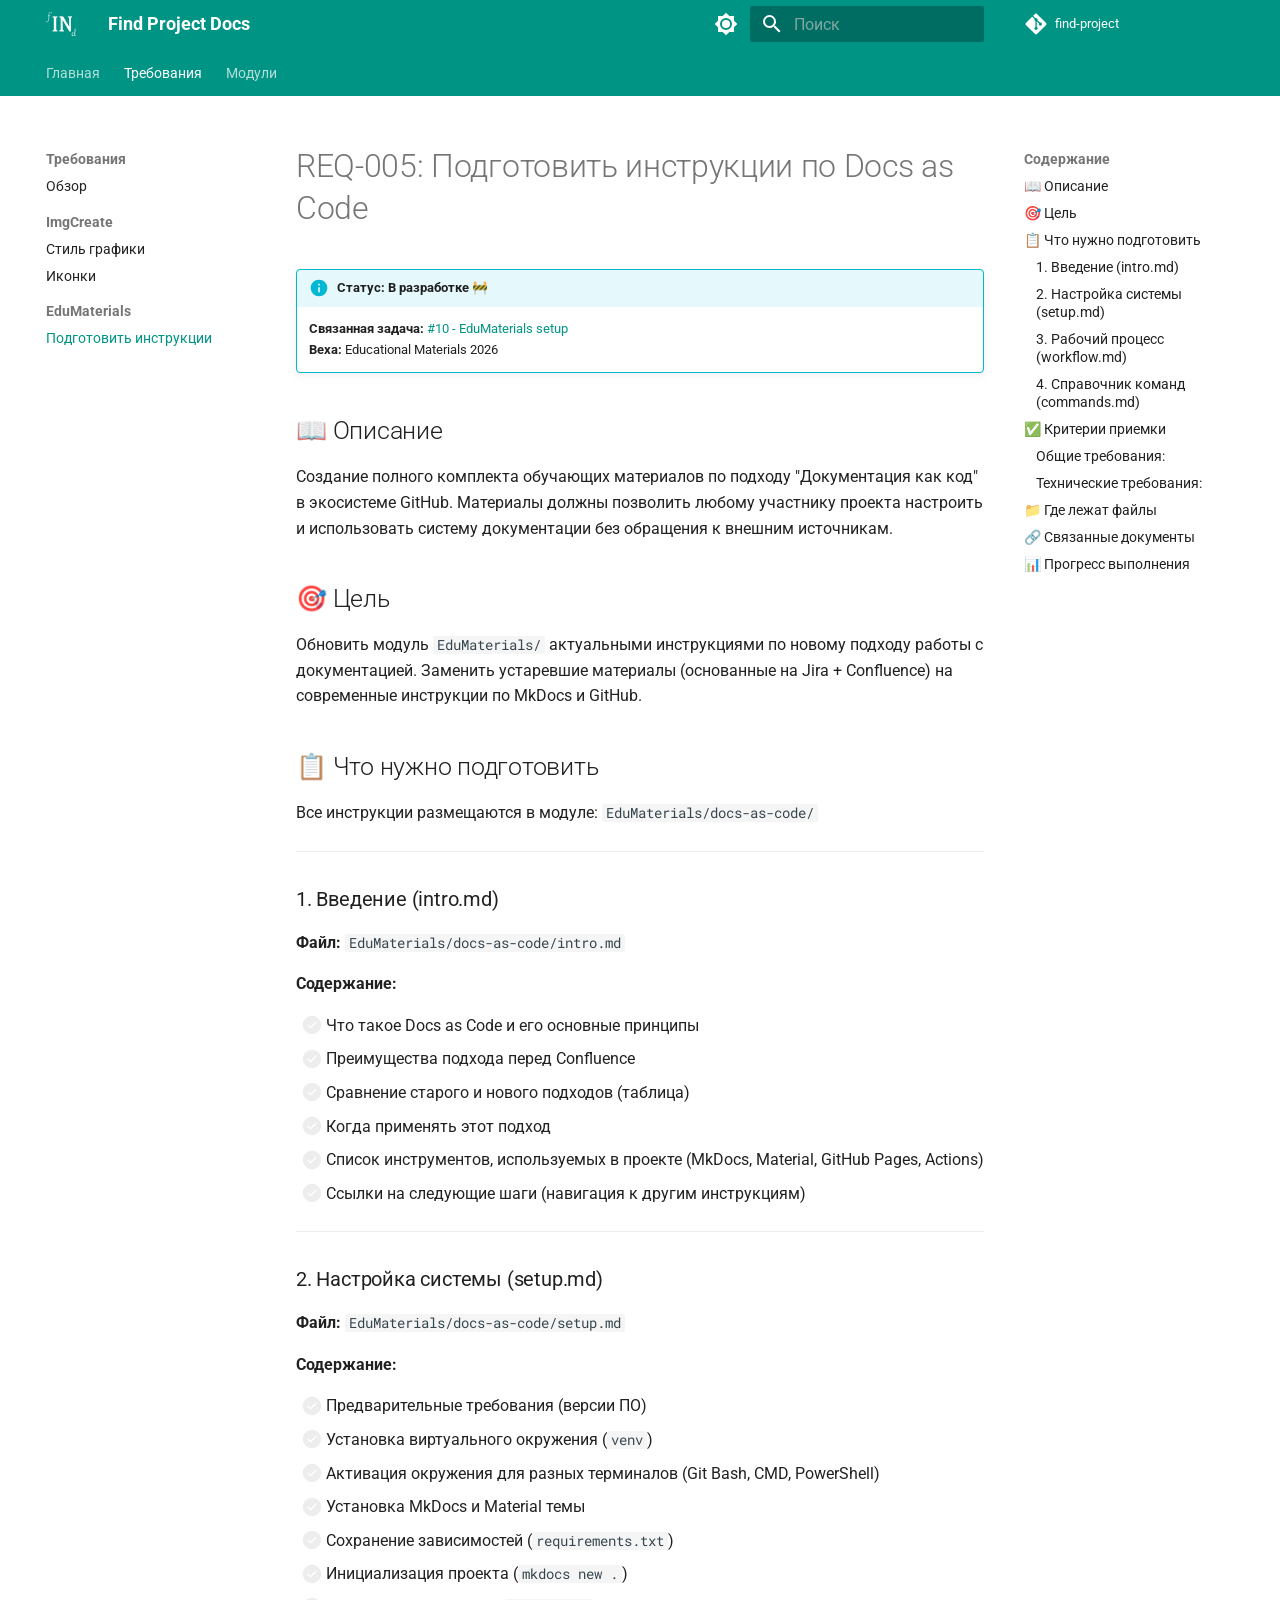
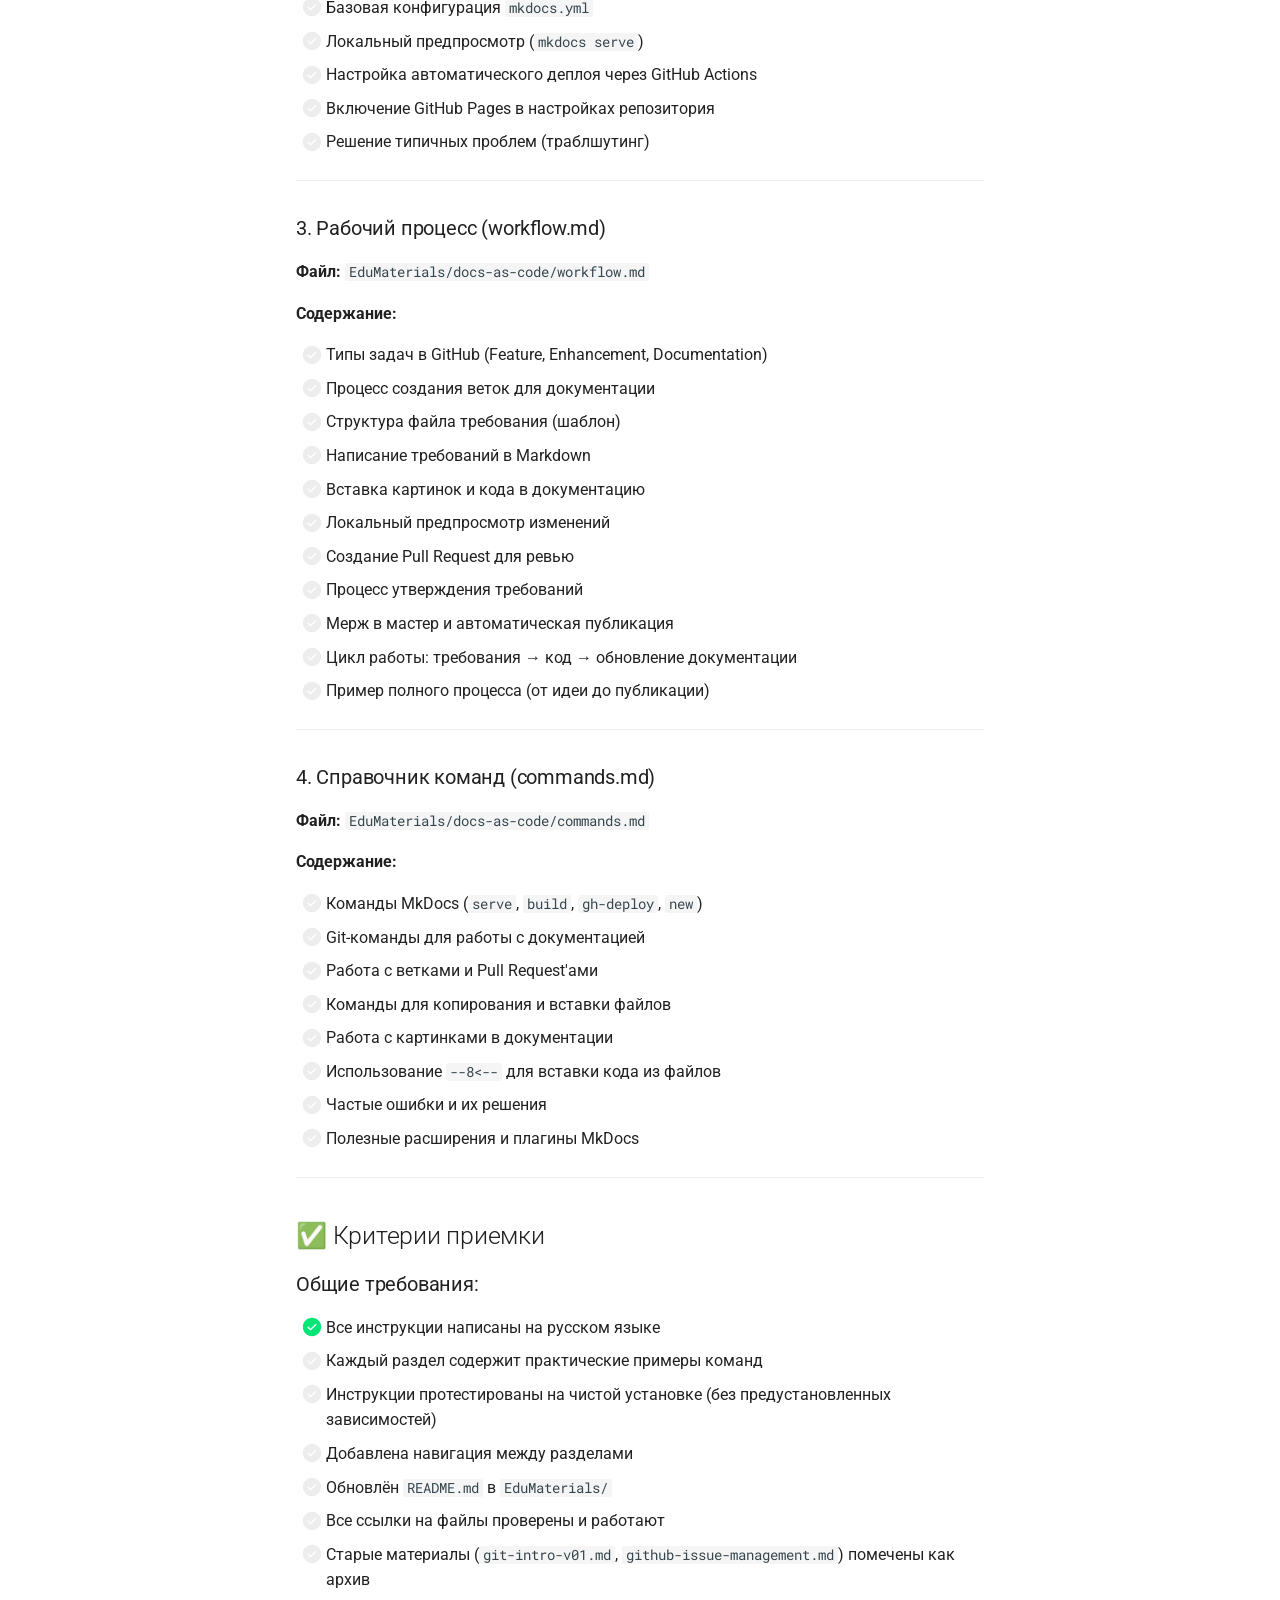
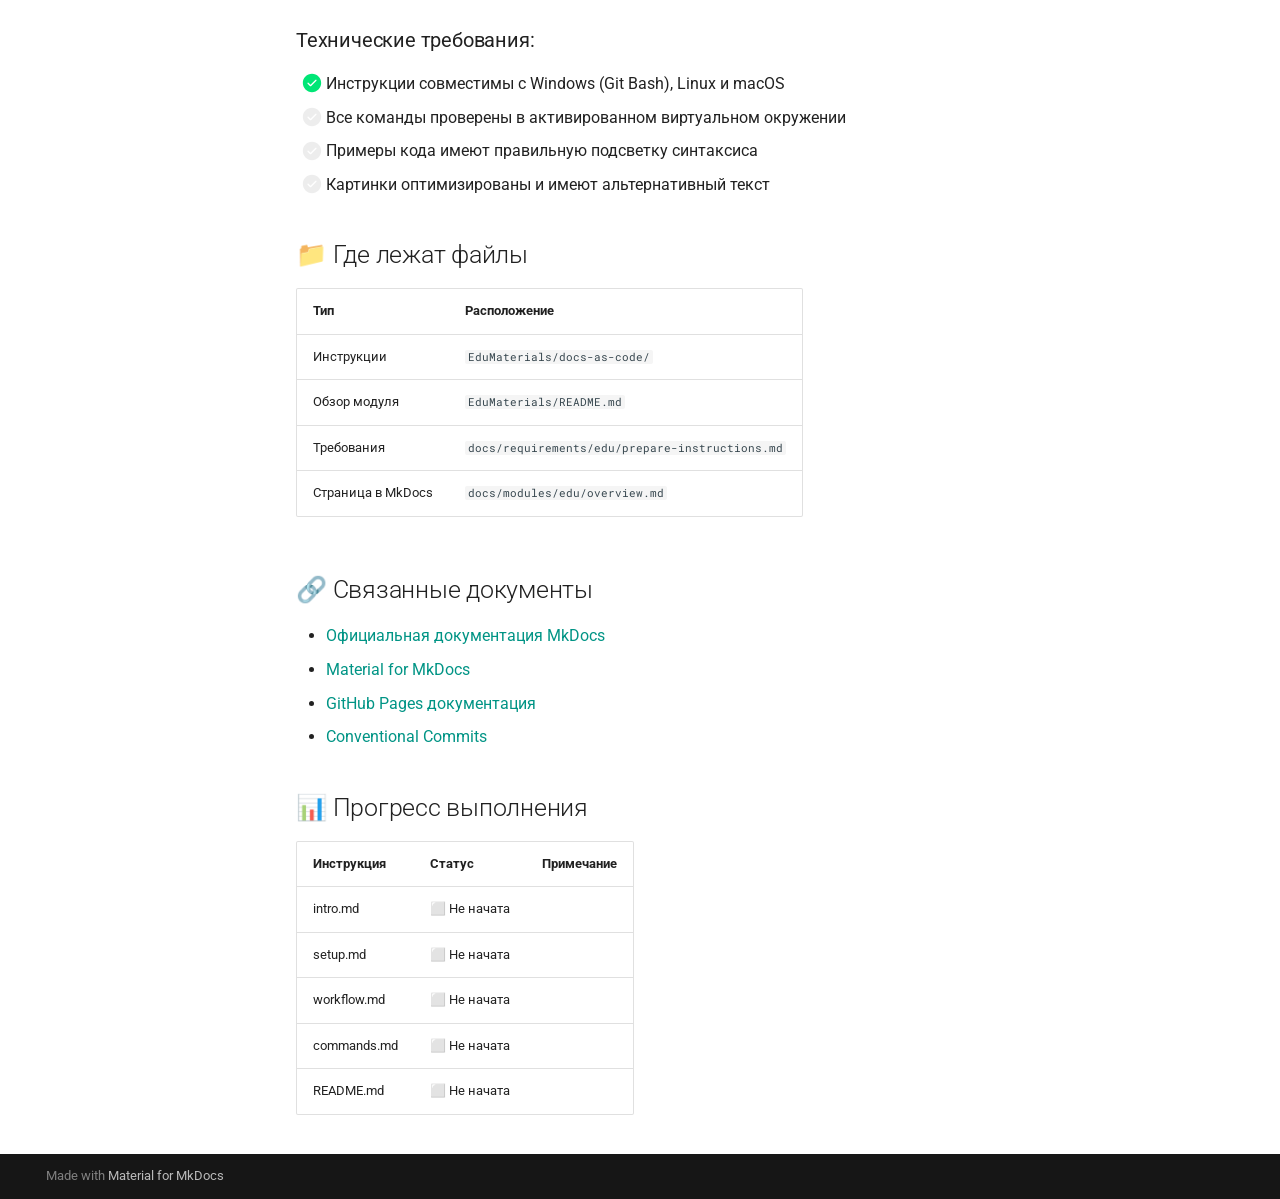
<file: requirements/edu/prepare-instructions/index.html>
<!doctype html>
<html lang="ru" class="no-js">
  <head>
    
      <meta charset="utf-8">
      <meta name="viewport" content="width=device-width,initial-scale=1">
      
      
      
        <link rel="canonical" href="https://find-project-su.github.io/find-project/requirements/edu/prepare-instructions/">
      
      
        <link rel="prev" href="../../imgcreate/icons/">
      
      
        <link rel="next" href="../../../modules/imgcreate/overview/">
      
      
        
      
      
      <link rel="icon" href="../../../assets/images/favicon.png">
      <meta name="generator" content="mkdocs-1.6.1, mkdocs-material-9.7.7">
    
    
      
        <title>Подготовить инструкции - Find Project Docs</title>
      
    
    
      <link rel="stylesheet" href="../../../assets/stylesheets/main.ec1eaa64.min.css">
      
        
        <link rel="stylesheet" href="../../../assets/stylesheets/palette.ab4e12ef.min.css">
      
      


    
    
      
    
    
      
        
        
        <link rel="preconnect" href="https://fonts.gstatic.com" crossorigin>
        <link rel="stylesheet" href="https://fonts.googleapis.com/css?family=Roboto:300,300i,400,400i,700,700i%7CRoboto+Mono:400,400i,700,700i&display=fallback">
        <style>:root{--md-text-font:"Roboto";--md-code-font:"Roboto Mono"}</style>
      
    
    
      <link rel="stylesheet" href="../../../stylesheets/extra.css">
    
    <script>__md_scope=new URL("../../..",location),__md_hash=e=>[...e].reduce(((e,_)=>(e<<5)-e+_.charCodeAt(0)),0),__md_get=(e,_=localStorage,t=__md_scope)=>JSON.parse(_.getItem(t.pathname+"."+e)),__md_set=(e,_,t=localStorage,a=__md_scope)=>{try{t.setItem(a.pathname+"."+e,JSON.stringify(_))}catch(e){}}</script>
    
      

    
    
  </head>
  
  
    
    
      
    
    
    
    
    <body dir="ltr" data-md-color-scheme="default" data-md-color-primary="teal" data-md-color-accent="indigo">
  
    
    <input class="md-toggle" data-md-toggle="drawer" type="checkbox" id="__drawer" autocomplete="off">
    <input class="md-toggle" data-md-toggle="search" type="checkbox" id="__search" autocomplete="off">
    <label class="md-overlay" for="__drawer"></label>
    <div data-md-component="skip">
      
        
        <a href="#req-005-docs-as-code" class="md-skip">
          Перейти к содержанию
        </a>
      
    </div>
    <div data-md-component="announce">
      
    </div>
    
    
      

<header class="md-header" data-md-component="header">
  <nav class="md-header__inner md-grid" aria-label="Верхний колонтитул">
    <a href="../../.." title="Find Project Docs" class="md-header__button md-logo" aria-label="Find Project Docs" data-md-component="logo">
      
  <img src="../../../assets/fINd_logo_project_v02.webp" alt="logo">

    </a>
    <label class="md-header__button md-icon" for="__drawer">
      
      <svg xmlns="http://www.w3.org/2000/svg" viewBox="0 0 24 24"><path d="M3 6h18v2H3zm0 5h18v2H3zm0 5h18v2H3z"/></svg>
    </label>
    <div class="md-header__title" data-md-component="header-title">
      <div class="md-header__ellipsis">
        <div class="md-header__topic">
          <span class="md-ellipsis">
            Find Project Docs
          </span>
        </div>
        <div class="md-header__topic" data-md-component="header-topic">
          <span class="md-ellipsis">
            
              Подготовить инструкции
            
          </span>
        </div>
      </div>
    </div>
    
      
        <form class="md-header__option" data-md-component="palette">
  
    
    
    
    <input class="md-option" data-md-color-media="" data-md-color-scheme="default" data-md-color-primary="teal" data-md-color-accent="indigo"  aria-label="Переключить на темную тему"  type="radio" name="__palette" id="__palette_0">
    
      <label class="md-header__button md-icon" title="Переключить на темную тему" for="__palette_1" hidden>
        <svg xmlns="http://www.w3.org/2000/svg" viewBox="0 0 24 24"><path d="M12 8a4 4 0 0 0-4 4 4 4 0 0 0 4 4 4 4 0 0 0 4-4 4 4 0 0 0-4-4m0 10a6 6 0 0 1-6-6 6 6 0 0 1 6-6 6 6 0 0 1 6 6 6 6 0 0 1-6 6m8-9.31V4h-4.69L12 .69 8.69 4H4v4.69L.69 12 4 15.31V20h4.69L12 23.31 15.31 20H20v-4.69L23.31 12z"/></svg>
      </label>
    
  
    
    
    
    <input class="md-option" data-md-color-media="" data-md-color-scheme="slate" data-md-color-primary="teal" data-md-color-accent="indigo"  aria-label="Переключить на светлую тему"  type="radio" name="__palette" id="__palette_1">
    
      <label class="md-header__button md-icon" title="Переключить на светлую тему" for="__palette_0" hidden>
        <svg xmlns="http://www.w3.org/2000/svg" viewBox="0 0 24 24"><path d="M12 18c-.89 0-1.74-.2-2.5-.55C11.56 16.5 13 14.42 13 12s-1.44-4.5-3.5-5.45C10.26 6.2 11.11 6 12 6a6 6 0 0 1 6 6 6 6 0 0 1-6 6m8-9.31V4h-4.69L12 .69 8.69 4H4v4.69L.69 12 4 15.31V20h4.69L12 23.31 15.31 20H20v-4.69L23.31 12z"/></svg>
      </label>
    
  
</form>
      
    
    
      <script>var palette=__md_get("__palette");if(palette&&palette.color){if("(prefers-color-scheme)"===palette.color.media){var media=matchMedia("(prefers-color-scheme: light)"),input=document.querySelector(media.matches?"[data-md-color-media='(prefers-color-scheme: light)']":"[data-md-color-media='(prefers-color-scheme: dark)']");palette.color.media=input.getAttribute("data-md-color-media"),palette.color.scheme=input.getAttribute("data-md-color-scheme"),palette.color.primary=input.getAttribute("data-md-color-primary"),palette.color.accent=input.getAttribute("data-md-color-accent")}for(var[key,value]of Object.entries(palette.color))document.body.setAttribute("data-md-color-"+key,value)}</script>
    
    
    
      
      
        <label class="md-header__button md-icon" for="__search">
          
          <svg xmlns="http://www.w3.org/2000/svg" viewBox="0 0 24 24"><path d="M9.5 3A6.5 6.5 0 0 1 16 9.5c0 1.61-.59 3.09-1.56 4.23l.27.27h.79l5 5-1.5 1.5-5-5v-.79l-.27-.27A6.52 6.52 0 0 1 9.5 16 6.5 6.5 0 0 1 3 9.5 6.5 6.5 0 0 1 9.5 3m0 2C7 5 5 7 5 9.5S7 14 9.5 14 14 12 14 9.5 12 5 9.5 5"/></svg>
        </label>
        <div class="md-search" data-md-component="search" role="dialog">
  <label class="md-search__overlay" for="__search"></label>
  <div class="md-search__inner" role="search">
    <form class="md-search__form" name="search">
      <input type="text" class="md-search__input" name="query" aria-label="Поиск" placeholder="Поиск" autocapitalize="off" autocorrect="off" autocomplete="off" spellcheck="false" data-md-component="search-query" required>
      <label class="md-search__icon md-icon" for="__search">
        
        <svg xmlns="http://www.w3.org/2000/svg" viewBox="0 0 24 24"><path d="M9.5 3A6.5 6.5 0 0 1 16 9.5c0 1.61-.59 3.09-1.56 4.23l.27.27h.79l5 5-1.5 1.5-5-5v-.79l-.27-.27A6.52 6.52 0 0 1 9.5 16 6.5 6.5 0 0 1 3 9.5 6.5 6.5 0 0 1 9.5 3m0 2C7 5 5 7 5 9.5S7 14 9.5 14 14 12 14 9.5 12 5 9.5 5"/></svg>
        
        <svg xmlns="http://www.w3.org/2000/svg" viewBox="0 0 24 24"><path d="M20 11v2H8l5.5 5.5-1.42 1.42L4.16 12l7.92-7.92L13.5 5.5 8 11z"/></svg>
      </label>
      <nav class="md-search__options" aria-label="Поиск">
        
        <button type="reset" class="md-search__icon md-icon" title="Очистить" aria-label="Очистить" tabindex="-1">
          
          <svg xmlns="http://www.w3.org/2000/svg" viewBox="0 0 24 24"><path d="M19 6.41 17.59 5 12 10.59 6.41 5 5 6.41 10.59 12 5 17.59 6.41 19 12 13.41 17.59 19 19 17.59 13.41 12z"/></svg>
        </button>
      </nav>
      
        <div class="md-search__suggest" data-md-component="search-suggest"></div>
      
    </form>
    <div class="md-search__output">
      <div class="md-search__scrollwrap" tabindex="0" data-md-scrollfix>
        <div class="md-search-result" data-md-component="search-result">
          <div class="md-search-result__meta">
            Инициализация поиска
          </div>
          <ol class="md-search-result__list" role="presentation"></ol>
        </div>
      </div>
    </div>
  </div>
</div>
      
    
    
      <div class="md-header__source">
        <a href="https://github.com/find-project-su/find-project" title="Перейти к репозиторию" class="md-source" data-md-component="source">
  <div class="md-source__icon md-icon">
    
    <svg xmlns="http://www.w3.org/2000/svg" viewBox="0 0 448 512"><!--! Font Awesome Free 7.1.0 by @fontawesome - https://fontawesome.com License - https://fontawesome.com/license/free (Icons: CC BY 4.0, Fonts: SIL OFL 1.1, Code: MIT License) Copyright 2025 Fonticons, Inc.--><path d="M439.6 236.1 244 40.5c-5.4-5.5-12.8-8.5-20.4-8.5s-15 3-20.4 8.4L162.5 81l51.5 51.5c27.1-9.1 52.7 16.8 43.4 43.7l49.7 49.7c34.2-11.8 61.2 31 35.5 56.7-26.5 26.5-70.2-2.9-56-37.3L240.3 199v121.9c25.3 12.5 22.3 41.8 9.1 55-6.4 6.4-15.2 10.1-24.3 10.1s-17.8-3.6-24.3-10.1c-17.6-17.6-11.1-46.9 11.2-56v-123c-20.8-8.5-24.6-30.7-18.6-45L142.6 101 8.5 235.1C3 240.6 0 247.9 0 255.5s3 15 8.5 20.4l195.6 195.7c5.4 5.4 12.7 8.4 20.4 8.4s15-3 20.4-8.4l194.7-194.7c5.4-5.4 8.4-12.8 8.4-20.4s-3-15-8.4-20.4"/></svg>
  </div>
  <div class="md-source__repository">
    find-project
  </div>
</a>
      </div>
    
  </nav>
  
</header>
    
    <div class="md-container" data-md-component="container">
      
      
        
          
            
<nav class="md-tabs" aria-label="Вкладки" data-md-component="tabs">
  <div class="md-grid">
    <ul class="md-tabs__list">
      
        
  
  
  
  
    <li class="md-tabs__item">
      <a href="../../.." class="md-tabs__link">
        
  
  
    
  
  Главная

      </a>
    </li>
  

      
        
  
  
  
    
  
  
    
    
      <li class="md-tabs__item md-tabs__item--active">
        <a href="../../" class="md-tabs__link">
          
  
  
  Требования

        </a>
      </li>
    
  

      
        
  
  
  
  
    
    
      <li class="md-tabs__item">
        <a href="../../../modules/imgcreate/overview/" class="md-tabs__link">
          
  
  
  Модули

        </a>
      </li>
    
  

      
    </ul>
  </div>
</nav>
          
        
      
      <main class="md-main" data-md-component="main">
        <div class="md-main__inner md-grid">
          
            
              
              <div class="md-sidebar md-sidebar--primary" data-md-component="sidebar" data-md-type="navigation" >
                <div class="md-sidebar__scrollwrap">
                  <div class="md-sidebar__inner">
                    


  


<nav class="md-nav md-nav--primary md-nav--lifted" aria-label="Навигация" data-md-level="0">
  <label class="md-nav__title" for="__drawer">
    <a href="../../.." title="Find Project Docs" class="md-nav__button md-logo" aria-label="Find Project Docs" data-md-component="logo">
      
  <img src="../../../assets/fINd_logo_project_v02.webp" alt="logo">

    </a>
    Find Project Docs
  </label>
  
    <div class="md-nav__source">
      <a href="https://github.com/find-project-su/find-project" title="Перейти к репозиторию" class="md-source" data-md-component="source">
  <div class="md-source__icon md-icon">
    
    <svg xmlns="http://www.w3.org/2000/svg" viewBox="0 0 448 512"><!--! Font Awesome Free 7.1.0 by @fontawesome - https://fontawesome.com License - https://fontawesome.com/license/free (Icons: CC BY 4.0, Fonts: SIL OFL 1.1, Code: MIT License) Copyright 2025 Fonticons, Inc.--><path d="M439.6 236.1 244 40.5c-5.4-5.5-12.8-8.5-20.4-8.5s-15 3-20.4 8.4L162.5 81l51.5 51.5c27.1-9.1 52.7 16.8 43.4 43.7l49.7 49.7c34.2-11.8 61.2 31 35.5 56.7-26.5 26.5-70.2-2.9-56-37.3L240.3 199v121.9c25.3 12.5 22.3 41.8 9.1 55-6.4 6.4-15.2 10.1-24.3 10.1s-17.8-3.6-24.3-10.1c-17.6-17.6-11.1-46.9 11.2-56v-123c-20.8-8.5-24.6-30.7-18.6-45L142.6 101 8.5 235.1C3 240.6 0 247.9 0 255.5s3 15 8.5 20.4l195.6 195.7c5.4 5.4 12.7 8.4 20.4 8.4s15-3 20.4-8.4l194.7-194.7c5.4-5.4 8.4-12.8 8.4-20.4s-3-15-8.4-20.4"/></svg>
  </div>
  <div class="md-source__repository">
    find-project
  </div>
</a>
    </div>
  
  <ul class="md-nav__list" data-md-scrollfix>
    
      
      
  
  
  
  
    <li class="md-nav__item">
      <a href="../../.." class="md-nav__link">
        
  
  
  <span class="md-ellipsis">
    
  
    Главная
  

    
  </span>
  
  

      </a>
    </li>
  

    
      
      
  
  
    
  
  
  
    
    
    
    
      
        
        
      
      
        
      
    
    
    <li class="md-nav__item md-nav__item--active md-nav__item--section md-nav__item--nested">
      
        
        
        <input class="md-nav__toggle md-toggle " type="checkbox" id="__nav_2" checked>
        
          
          <label class="md-nav__link" for="__nav_2" id="__nav_2_label" tabindex="">
            
  
  
  <span class="md-ellipsis">
    
  
    Требования
  

    
  </span>
  
  

            <span class="md-nav__icon md-icon"></span>
          </label>
        
        <nav class="md-nav" data-md-level="1" aria-labelledby="__nav_2_label" aria-expanded="true">
          <label class="md-nav__title" for="__nav_2">
            <span class="md-nav__icon md-icon"></span>
            
  
    Требования
  

          </label>
          <ul class="md-nav__list" data-md-scrollfix>
            
              
                
  
  
  
  
    <li class="md-nav__item">
      <a href="../../" class="md-nav__link">
        
  
  
  <span class="md-ellipsis">
    
  
    Обзор
  

    
  </span>
  
  

      </a>
    </li>
  

              
            
              
                
  
  
  
  
    
    
    
    
      
      
        
          
          
        
      
    
    
    <li class="md-nav__item md-nav__item--section md-nav__item--nested">
      
        
        
        <input class="md-nav__toggle md-toggle " type="checkbox" id="__nav_2_2" >
        
          
          <label class="md-nav__link" for="__nav_2_2" id="__nav_2_2_label" tabindex="">
            
  
  
  <span class="md-ellipsis">
    
  
    ImgCreate
  

    
  </span>
  
  

            <span class="md-nav__icon md-icon"></span>
          </label>
        
        <nav class="md-nav" data-md-level="2" aria-labelledby="__nav_2_2_label" aria-expanded="false">
          <label class="md-nav__title" for="__nav_2_2">
            <span class="md-nav__icon md-icon"></span>
            
  
    ImgCreate
  

          </label>
          <ul class="md-nav__list" data-md-scrollfix>
            
              
                
  
  
  
  
    <li class="md-nav__item">
      <a href="../../imgcreate/style-guide/" class="md-nav__link">
        
  
  
  <span class="md-ellipsis">
    
  
    Стиль графики
  

    
  </span>
  
  

      </a>
    </li>
  

              
            
              
                
  
  
  
  
    <li class="md-nav__item">
      <a href="../../imgcreate/icons/" class="md-nav__link">
        
  
  
  <span class="md-ellipsis">
    
  
    Иконки
  

    
  </span>
  
  

      </a>
    </li>
  

              
            
          </ul>
        </nav>
      
    </li>
  

              
            
              
                
  
  
    
  
  
  
    
    
    
    
      
      
        
          
          
        
      
    
    
    <li class="md-nav__item md-nav__item--active md-nav__item--section md-nav__item--nested">
      
        
        
        <input class="md-nav__toggle md-toggle " type="checkbox" id="__nav_2_3" checked>
        
          
          <label class="md-nav__link" for="__nav_2_3" id="__nav_2_3_label" tabindex="">
            
  
  
  <span class="md-ellipsis">
    
  
    EduMaterials
  

    
  </span>
  
  

            <span class="md-nav__icon md-icon"></span>
          </label>
        
        <nav class="md-nav" data-md-level="2" aria-labelledby="__nav_2_3_label" aria-expanded="true">
          <label class="md-nav__title" for="__nav_2_3">
            <span class="md-nav__icon md-icon"></span>
            
  
    EduMaterials
  

          </label>
          <ul class="md-nav__list" data-md-scrollfix>
            
              
                
  
  
    
  
  
  
    <li class="md-nav__item md-nav__item--active">
      
      <input class="md-nav__toggle md-toggle" type="checkbox" id="__toc">
      
      
        
      
      
        <label class="md-nav__link md-nav__link--active" for="__toc">
          
  
  
  <span class="md-ellipsis">
    
  
    Подготовить инструкции
  

    
  </span>
  
  

          <span class="md-nav__icon md-icon"></span>
        </label>
      
      <a href="./" class="md-nav__link md-nav__link--active">
        
  
  
  <span class="md-ellipsis">
    
  
    Подготовить инструкции
  

    
  </span>
  
  

      </a>
      
        

<nav class="md-nav md-nav--secondary" aria-label="Содержание">
  
  
  
    
  
  
    <label class="md-nav__title" for="__toc">
      <span class="md-nav__icon md-icon"></span>
      Содержание
    </label>
    <ul class="md-nav__list" data-md-component="toc" data-md-scrollfix>
      
        <li class="md-nav__item">
  <a href="#_1" class="md-nav__link">
    <span class="md-ellipsis">
      
        📖 Описание
      
    </span>
  </a>
  
</li>
      
        <li class="md-nav__item">
  <a href="#_2" class="md-nav__link">
    <span class="md-ellipsis">
      
        🎯 Цель
      
    </span>
  </a>
  
</li>
      
        <li class="md-nav__item">
  <a href="#_3" class="md-nav__link">
    <span class="md-ellipsis">
      
        📋 Что нужно подготовить
      
    </span>
  </a>
  
    <nav class="md-nav" aria-label="📋 Что нужно подготовить">
      <ul class="md-nav__list">
        
          <li class="md-nav__item">
  <a href="#1-intromd" class="md-nav__link">
    <span class="md-ellipsis">
      
        1. Введение (intro.md)
      
    </span>
  </a>
  
</li>
        
          <li class="md-nav__item">
  <a href="#2-setupmd" class="md-nav__link">
    <span class="md-ellipsis">
      
        2. Настройка системы (setup.md)
      
    </span>
  </a>
  
</li>
        
          <li class="md-nav__item">
  <a href="#3-workflowmd" class="md-nav__link">
    <span class="md-ellipsis">
      
        3. Рабочий процесс (workflow.md)
      
    </span>
  </a>
  
</li>
        
          <li class="md-nav__item">
  <a href="#4-commandsmd" class="md-nav__link">
    <span class="md-ellipsis">
      
        4. Справочник команд (commands.md)
      
    </span>
  </a>
  
</li>
        
      </ul>
    </nav>
  
</li>
      
        <li class="md-nav__item">
  <a href="#_4" class="md-nav__link">
    <span class="md-ellipsis">
      
        ✅ Критерии приемки
      
    </span>
  </a>
  
    <nav class="md-nav" aria-label="✅ Критерии приемки">
      <ul class="md-nav__list">
        
          <li class="md-nav__item">
  <a href="#_5" class="md-nav__link">
    <span class="md-ellipsis">
      
        Общие требования:
      
    </span>
  </a>
  
</li>
        
          <li class="md-nav__item">
  <a href="#_6" class="md-nav__link">
    <span class="md-ellipsis">
      
        Технические требования:
      
    </span>
  </a>
  
</li>
        
      </ul>
    </nav>
  
</li>
      
        <li class="md-nav__item">
  <a href="#_7" class="md-nav__link">
    <span class="md-ellipsis">
      
        📁 Где лежат файлы
      
    </span>
  </a>
  
</li>
      
        <li class="md-nav__item">
  <a href="#_8" class="md-nav__link">
    <span class="md-ellipsis">
      
        🔗 Связанные документы
      
    </span>
  </a>
  
</li>
      
        <li class="md-nav__item">
  <a href="#_9" class="md-nav__link">
    <span class="md-ellipsis">
      
        📊 Прогресс выполнения
      
    </span>
  </a>
  
</li>
      
    </ul>
  
</nav>
      
    </li>
  

              
            
          </ul>
        </nav>
      
    </li>
  

              
            
          </ul>
        </nav>
      
    </li>
  

    
      
      
  
  
  
  
    
    
    
    
      
      
        
      
    
    
    <li class="md-nav__item md-nav__item--nested">
      
        
        
        <input class="md-nav__toggle md-toggle " type="checkbox" id="__nav_3" >
        
          
          <label class="md-nav__link" for="__nav_3" id="__nav_3_label" tabindex="0">
            
  
  
  <span class="md-ellipsis">
    
  
    Модули
  

    
  </span>
  
  

            <span class="md-nav__icon md-icon"></span>
          </label>
        
        <nav class="md-nav" data-md-level="1" aria-labelledby="__nav_3_label" aria-expanded="false">
          <label class="md-nav__title" for="__nav_3">
            <span class="md-nav__icon md-icon"></span>
            
  
    Модули
  

          </label>
          <ul class="md-nav__list" data-md-scrollfix>
            
              
                
  
  
  
  
    <li class="md-nav__item">
      <a href="../../../modules/imgcreate/overview/" class="md-nav__link">
        
  
  
  <span class="md-ellipsis">
    
  
    ImgCreate
  

    
  </span>
  
  

      </a>
    </li>
  

              
            
              
                
  
  
  
  
    <li class="md-nav__item">
      <a href="../../../modules/edu/overview/" class="md-nav__link">
        
  
  
  <span class="md-ellipsis">
    
  
    EduMaterials
  

    
  </span>
  
  

      </a>
    </li>
  

              
            
          </ul>
        </nav>
      
    </li>
  

    
  </ul>
</nav>
                  </div>
                </div>
              </div>
            
            
              
              <div class="md-sidebar md-sidebar--secondary" data-md-component="sidebar" data-md-type="toc" >
                <div class="md-sidebar__scrollwrap">
                  <div class="md-sidebar__inner">
                    

<nav class="md-nav md-nav--secondary" aria-label="Содержание">
  
  
  
    
  
  
    <label class="md-nav__title" for="__toc">
      <span class="md-nav__icon md-icon"></span>
      Содержание
    </label>
    <ul class="md-nav__list" data-md-component="toc" data-md-scrollfix>
      
        <li class="md-nav__item">
  <a href="#_1" class="md-nav__link">
    <span class="md-ellipsis">
      
        📖 Описание
      
    </span>
  </a>
  
</li>
      
        <li class="md-nav__item">
  <a href="#_2" class="md-nav__link">
    <span class="md-ellipsis">
      
        🎯 Цель
      
    </span>
  </a>
  
</li>
      
        <li class="md-nav__item">
  <a href="#_3" class="md-nav__link">
    <span class="md-ellipsis">
      
        📋 Что нужно подготовить
      
    </span>
  </a>
  
    <nav class="md-nav" aria-label="📋 Что нужно подготовить">
      <ul class="md-nav__list">
        
          <li class="md-nav__item">
  <a href="#1-intromd" class="md-nav__link">
    <span class="md-ellipsis">
      
        1. Введение (intro.md)
      
    </span>
  </a>
  
</li>
        
          <li class="md-nav__item">
  <a href="#2-setupmd" class="md-nav__link">
    <span class="md-ellipsis">
      
        2. Настройка системы (setup.md)
      
    </span>
  </a>
  
</li>
        
          <li class="md-nav__item">
  <a href="#3-workflowmd" class="md-nav__link">
    <span class="md-ellipsis">
      
        3. Рабочий процесс (workflow.md)
      
    </span>
  </a>
  
</li>
        
          <li class="md-nav__item">
  <a href="#4-commandsmd" class="md-nav__link">
    <span class="md-ellipsis">
      
        4. Справочник команд (commands.md)
      
    </span>
  </a>
  
</li>
        
      </ul>
    </nav>
  
</li>
      
        <li class="md-nav__item">
  <a href="#_4" class="md-nav__link">
    <span class="md-ellipsis">
      
        ✅ Критерии приемки
      
    </span>
  </a>
  
    <nav class="md-nav" aria-label="✅ Критерии приемки">
      <ul class="md-nav__list">
        
          <li class="md-nav__item">
  <a href="#_5" class="md-nav__link">
    <span class="md-ellipsis">
      
        Общие требования:
      
    </span>
  </a>
  
</li>
        
          <li class="md-nav__item">
  <a href="#_6" class="md-nav__link">
    <span class="md-ellipsis">
      
        Технические требования:
      
    </span>
  </a>
  
</li>
        
      </ul>
    </nav>
  
</li>
      
        <li class="md-nav__item">
  <a href="#_7" class="md-nav__link">
    <span class="md-ellipsis">
      
        📁 Где лежат файлы
      
    </span>
  </a>
  
</li>
      
        <li class="md-nav__item">
  <a href="#_8" class="md-nav__link">
    <span class="md-ellipsis">
      
        🔗 Связанные документы
      
    </span>
  </a>
  
</li>
      
        <li class="md-nav__item">
  <a href="#_9" class="md-nav__link">
    <span class="md-ellipsis">
      
        📊 Прогресс выполнения
      
    </span>
  </a>
  
</li>
      
    </ul>
  
</nav>
                  </div>
                </div>
              </div>
            
          
          
            <div class="md-content" data-md-component="content">
              
              <article class="md-content__inner md-typeset">
                
                  


  
  


<h1 id="req-005-docs-as-code">REQ-005: Подготовить инструкции по Docs as Code</h1>
<div class="admonition info">
<p class="admonition-title">Статус: В разработке 🚧</p>
<p><strong>Связанная задача:</strong> <a href="https://github.com/find-project-su/find-project/issues/10">#10 - EduMaterials setup</a><br />
<strong>Веха:</strong> Educational Materials 2026</p>
</div>
<h2 id="_1">📖 Описание</h2>
<p>Создание полного комплекта обучающих материалов по подходу "Документация как код" в экосистеме GitHub. Материалы должны позволить любому участнику проекта настроить и использовать систему документации без обращения к внешним источникам.</p>
<h2 id="_2">🎯 Цель</h2>
<p>Обновить модуль <code>EduMaterials/</code> актуальными инструкциями по новому подходу работы с документацией. Заменить устаревшие материалы (основанные на Jira + Confluence) на современные инструкции по MkDocs и GitHub.</p>
<h2 id="_3">📋 Что нужно подготовить</h2>
<p>Все инструкции размещаются в модуле: <code>EduMaterials/docs-as-code/</code></p>
<hr />
<h3 id="1-intromd">1. Введение (intro.md)</h3>
<p><strong>Файл:</strong> <code>EduMaterials/docs-as-code/intro.md</code></p>
<p><strong>Содержание:</strong></p>
<ul class="task-list">
<li class="task-list-item"><label class="task-list-control"><input type="checkbox" disabled/><span class="task-list-indicator"></span></label> Что такое Docs as Code и его основные принципы</li>
<li class="task-list-item"><label class="task-list-control"><input type="checkbox" disabled/><span class="task-list-indicator"></span></label> Преимущества подхода перед Confluence</li>
<li class="task-list-item"><label class="task-list-control"><input type="checkbox" disabled/><span class="task-list-indicator"></span></label> Сравнение старого и нового подходов (таблица)</li>
<li class="task-list-item"><label class="task-list-control"><input type="checkbox" disabled/><span class="task-list-indicator"></span></label> Когда применять этот подход</li>
<li class="task-list-item"><label class="task-list-control"><input type="checkbox" disabled/><span class="task-list-indicator"></span></label> Список инструментов, используемых в проекте (MkDocs, Material, GitHub Pages, Actions)</li>
<li class="task-list-item"><label class="task-list-control"><input type="checkbox" disabled/><span class="task-list-indicator"></span></label> Ссылки на следующие шаги (навигация к другим инструкциям)</li>
</ul>
<hr />
<h3 id="2-setupmd">2. Настройка системы (setup.md)</h3>
<p><strong>Файл:</strong> <code>EduMaterials/docs-as-code/setup.md</code></p>
<p><strong>Содержание:</strong></p>
<ul class="task-list">
<li class="task-list-item"><label class="task-list-control"><input type="checkbox" disabled/><span class="task-list-indicator"></span></label> Предварительные требования (версии ПО)</li>
<li class="task-list-item"><label class="task-list-control"><input type="checkbox" disabled/><span class="task-list-indicator"></span></label> Установка виртуального окружения (<code>venv</code>)</li>
<li class="task-list-item"><label class="task-list-control"><input type="checkbox" disabled/><span class="task-list-indicator"></span></label> Активация окружения для разных терминалов (Git Bash, CMD, PowerShell)</li>
<li class="task-list-item"><label class="task-list-control"><input type="checkbox" disabled/><span class="task-list-indicator"></span></label> Установка MkDocs и Material темы</li>
<li class="task-list-item"><label class="task-list-control"><input type="checkbox" disabled/><span class="task-list-indicator"></span></label> Сохранение зависимостей (<code>requirements.txt</code>)</li>
<li class="task-list-item"><label class="task-list-control"><input type="checkbox" disabled/><span class="task-list-indicator"></span></label> Инициализация проекта (<code>mkdocs new .</code>)</li>
<li class="task-list-item"><label class="task-list-control"><input type="checkbox" disabled/><span class="task-list-indicator"></span></label> Базовая конфигурация <code>mkdocs.yml</code></li>
<li class="task-list-item"><label class="task-list-control"><input type="checkbox" disabled/><span class="task-list-indicator"></span></label> Локальный предпросмотр (<code>mkdocs serve</code>)</li>
<li class="task-list-item"><label class="task-list-control"><input type="checkbox" disabled/><span class="task-list-indicator"></span></label> Настройка автоматического деплоя через GitHub Actions</li>
<li class="task-list-item"><label class="task-list-control"><input type="checkbox" disabled/><span class="task-list-indicator"></span></label> Включение GitHub Pages в настройках репозитория</li>
<li class="task-list-item"><label class="task-list-control"><input type="checkbox" disabled/><span class="task-list-indicator"></span></label> Решение типичных проблем (траблшутинг)</li>
</ul>
<hr />
<h3 id="3-workflowmd">3. Рабочий процесс (workflow.md)</h3>
<p><strong>Файл:</strong> <code>EduMaterials/docs-as-code/workflow.md</code></p>
<p><strong>Содержание:</strong></p>
<ul class="task-list">
<li class="task-list-item"><label class="task-list-control"><input type="checkbox" disabled/><span class="task-list-indicator"></span></label> Типы задач в GitHub (Feature, Enhancement, Documentation)</li>
<li class="task-list-item"><label class="task-list-control"><input type="checkbox" disabled/><span class="task-list-indicator"></span></label> Процесс создания веток для документации</li>
<li class="task-list-item"><label class="task-list-control"><input type="checkbox" disabled/><span class="task-list-indicator"></span></label> Структура файла требования (шаблон)</li>
<li class="task-list-item"><label class="task-list-control"><input type="checkbox" disabled/><span class="task-list-indicator"></span></label> Написание требований в Markdown</li>
<li class="task-list-item"><label class="task-list-control"><input type="checkbox" disabled/><span class="task-list-indicator"></span></label> Вставка картинок и кода в документацию</li>
<li class="task-list-item"><label class="task-list-control"><input type="checkbox" disabled/><span class="task-list-indicator"></span></label> Локальный предпросмотр изменений</li>
<li class="task-list-item"><label class="task-list-control"><input type="checkbox" disabled/><span class="task-list-indicator"></span></label> Создание Pull Request для ревью</li>
<li class="task-list-item"><label class="task-list-control"><input type="checkbox" disabled/><span class="task-list-indicator"></span></label> Процесс утверждения требований</li>
<li class="task-list-item"><label class="task-list-control"><input type="checkbox" disabled/><span class="task-list-indicator"></span></label> Мерж в мастер и автоматическая публикация</li>
<li class="task-list-item"><label class="task-list-control"><input type="checkbox" disabled/><span class="task-list-indicator"></span></label> Цикл работы: требования → код → обновление документации</li>
<li class="task-list-item"><label class="task-list-control"><input type="checkbox" disabled/><span class="task-list-indicator"></span></label> Пример полного процесса (от идеи до публикации)</li>
</ul>
<hr />
<h3 id="4-commandsmd">4. Справочник команд (commands.md)</h3>
<p><strong>Файл:</strong> <code>EduMaterials/docs-as-code/commands.md</code></p>
<p><strong>Содержание:</strong></p>
<ul class="task-list">
<li class="task-list-item"><label class="task-list-control"><input type="checkbox" disabled/><span class="task-list-indicator"></span></label> Команды MkDocs (<code>serve</code>, <code>build</code>, <code>gh-deploy</code>, <code>new</code>)</li>
<li class="task-list-item"><label class="task-list-control"><input type="checkbox" disabled/><span class="task-list-indicator"></span></label> Git-команды для работы с документацией</li>
<li class="task-list-item"><label class="task-list-control"><input type="checkbox" disabled/><span class="task-list-indicator"></span></label> Работа с ветками и Pull Request'ами</li>
<li class="task-list-item"><label class="task-list-control"><input type="checkbox" disabled/><span class="task-list-indicator"></span></label> Команды для копирования и вставки файлов</li>
<li class="task-list-item"><label class="task-list-control"><input type="checkbox" disabled/><span class="task-list-indicator"></span></label> Работа с картинками в документации</li>
<li class="task-list-item"><label class="task-list-control"><input type="checkbox" disabled/><span class="task-list-indicator"></span></label> Использование <code>--8&lt;--</code> для вставки кода из файлов</li>
<li class="task-list-item"><label class="task-list-control"><input type="checkbox" disabled/><span class="task-list-indicator"></span></label> Частые ошибки и их решения</li>
<li class="task-list-item"><label class="task-list-control"><input type="checkbox" disabled/><span class="task-list-indicator"></span></label> Полезные расширения и плагины MkDocs</li>
</ul>
<hr />
<h2 id="_4">✅ Критерии приемки</h2>
<h3 id="_5">Общие требования:</h3>
<ul class="task-list">
<li class="task-list-item"><label class="task-list-control"><input type="checkbox" disabled checked/><span class="task-list-indicator"></span></label> Все инструкции написаны на русском языке</li>
<li class="task-list-item"><label class="task-list-control"><input type="checkbox" disabled/><span class="task-list-indicator"></span></label> Каждый раздел содержит практические примеры команд</li>
<li class="task-list-item"><label class="task-list-control"><input type="checkbox" disabled/><span class="task-list-indicator"></span></label> Инструкции протестированы на чистой установке (без предустановленных зависимостей)</li>
<li class="task-list-item"><label class="task-list-control"><input type="checkbox" disabled/><span class="task-list-indicator"></span></label> Добавлена навигация между разделами</li>
<li class="task-list-item"><label class="task-list-control"><input type="checkbox" disabled/><span class="task-list-indicator"></span></label> Обновлён <code>README.md</code> в <code>EduMaterials/</code></li>
<li class="task-list-item"><label class="task-list-control"><input type="checkbox" disabled/><span class="task-list-indicator"></span></label> Все ссылки на файлы проверены и работают</li>
<li class="task-list-item"><label class="task-list-control"><input type="checkbox" disabled/><span class="task-list-indicator"></span></label> Старые материалы (<code>git-intro-v01.md</code>, <code>github-issue-management.md</code>) помечены как архив</li>
</ul>
<h3 id="_6">Технические требования:</h3>
<ul class="task-list">
<li class="task-list-item"><label class="task-list-control"><input type="checkbox" disabled checked/><span class="task-list-indicator"></span></label> Инструкции совместимы с Windows (Git Bash), Linux и macOS</li>
<li class="task-list-item"><label class="task-list-control"><input type="checkbox" disabled/><span class="task-list-indicator"></span></label> Все команды проверены в активированном виртуальном окружении</li>
<li class="task-list-item"><label class="task-list-control"><input type="checkbox" disabled/><span class="task-list-indicator"></span></label> Примеры кода имеют правильную подсветку синтаксиса</li>
<li class="task-list-item"><label class="task-list-control"><input type="checkbox" disabled/><span class="task-list-indicator"></span></label> Картинки оптимизированы и имеют альтернативный текст</li>
</ul>
<h2 id="_7">📁 Где лежат файлы</h2>
<table>
<thead>
<tr>
<th>Тип</th>
<th>Расположение</th>
</tr>
</thead>
<tbody>
<tr>
<td>Инструкции</td>
<td><code>EduMaterials/docs-as-code/</code></td>
</tr>
<tr>
<td>Обзор модуля</td>
<td><code>EduMaterials/README.md</code></td>
</tr>
<tr>
<td>Требования</td>
<td><code>docs/requirements/edu/prepare-instructions.md</code></td>
</tr>
<tr>
<td>Страница в MkDocs</td>
<td><code>docs/modules/edu/overview.md</code></td>
</tr>
</tbody>
</table>
<h2 id="_8">🔗 Связанные документы</h2>
<ul>
<li><a href="https://www.mkdocs.org/">Официальная документация MkDocs</a></li>
<li><a href="https://squidfunk.github.io/mkdocs-material/">Material for MkDocs</a></li>
<li><a href="https://docs.github.com/en/pages">GitHub Pages документация</a></li>
<li><a href="https://www.conventionalcommits.org/">Conventional Commits</a></li>
</ul>
<h2 id="_9">📊 Прогресс выполнения</h2>
<table>
<thead>
<tr>
<th>Инструкция</th>
<th>Статус</th>
<th>Примечание</th>
</tr>
</thead>
<tbody>
<tr>
<td>intro.md</td>
<td>⬜ Не начата</td>
<td></td>
</tr>
<tr>
<td>setup.md</td>
<td>⬜ Не начата</td>
<td></td>
</tr>
<tr>
<td>workflow.md</td>
<td>⬜ Не начата</td>
<td></td>
</tr>
<tr>
<td>commands.md</td>
<td>⬜ Не начата</td>
<td></td>
</tr>
<tr>
<td>README.md</td>
<td>⬜ Не начата</td>
<td></td>
</tr>
</tbody>
</table>












                
              </article>
            </div>
          
          
<script>var target=document.getElementById(location.hash.slice(1));target&&target.name&&(target.checked=target.name.startsWith("__tabbed_"))</script>
        </div>
        
          <button type="button" class="md-top md-icon" data-md-component="top" hidden>
  
  <svg xmlns="http://www.w3.org/2000/svg" viewBox="0 0 24 24"><path d="M13 20h-2V8l-5.5 5.5-1.42-1.42L12 4.16l7.92 7.92-1.42 1.42L13 8z"/></svg>
  К началу
</button>
        
      </main>
      
        <footer class="md-footer">
  
  <div class="md-footer-meta md-typeset">
    <div class="md-footer-meta__inner md-grid">
      <div class="md-copyright">
  
  
    Made with
    <a href="https://squidfunk.github.io/mkdocs-material/" target="_blank" rel="noopener">
      Material for MkDocs
    </a>
  
</div>
      
    </div>
  </div>
</footer>
      
    </div>
    <div class="md-dialog" data-md-component="dialog">
      <div class="md-dialog__inner md-typeset"></div>
    </div>
    
    
    
      
      
      <script id="__config" type="application/json">{"annotate": null, "base": "../../..", "features": ["navigation.tabs", "navigation.sections", "navigation.top", "search.suggest", "search.highlight", "content.code.copy", "content.code.annotate"], "search": "../../../assets/javascripts/workers/search.2c215733.min.js", "tags": null, "translations": {"clipboard.copied": "\u0421\u043a\u043e\u043f\u0438\u0440\u043e\u0432\u0430\u043d\u043e \u0432 \u0431\u0443\u0444\u0435\u0440", "clipboard.copy": "\u041a\u043e\u043f\u0438\u0440\u043e\u0432\u0430\u0442\u044c \u0432 \u0431\u0443\u0444\u0435\u0440", "search.result.more.one": "\u0415\u0449\u0451 1 \u043d\u0430 \u044d\u0442\u043e\u0439 \u0441\u0442\u0440\u0430\u043d\u0438\u0446\u0435", "search.result.more.other": "\u0415\u0449\u0451 # \u043d\u0430 \u044d\u0442\u043e\u0439 \u0441\u0442\u0440\u0430\u043d\u0438\u0446\u0435", "search.result.none": "\u0421\u043e\u0432\u043f\u0430\u0434\u0435\u043d\u0438\u0439 \u043d\u0435 \u043d\u0430\u0439\u0434\u0435\u043d\u043e", "search.result.one": "\u041d\u0430\u0439\u0434\u0435\u043d\u043e 1 \u0441\u043e\u0432\u043f\u0430\u0434\u0435\u043d\u0438\u0435", "search.result.other": "\u041d\u0430\u0439\u0434\u0435\u043d\u043e \u0441\u043e\u0432\u043f\u0430\u0434\u0435\u043d\u0438\u0439: #", "search.result.placeholder": "\u041d\u0430\u0447\u043d\u0438\u0442\u0435 \u043f\u0435\u0447\u0430\u0442\u0430\u0442\u044c \u0434\u043b\u044f \u043f\u043e\u0438\u0441\u043a\u0430", "search.result.term.missing": "\u041e\u0442\u0441\u0443\u0442\u0441\u0442\u0432\u0443\u0435\u0442", "select.version": "\u0412\u044b\u0431\u0435\u0440\u0438\u0442\u0435 \u0432\u0435\u0440\u0441\u0438\u044e"}, "version": null}</script>
    
    
      <script src="../../../assets/javascripts/bundle.d7400e89.min.js"></script>
      
    
  </body>
</html>
</file>
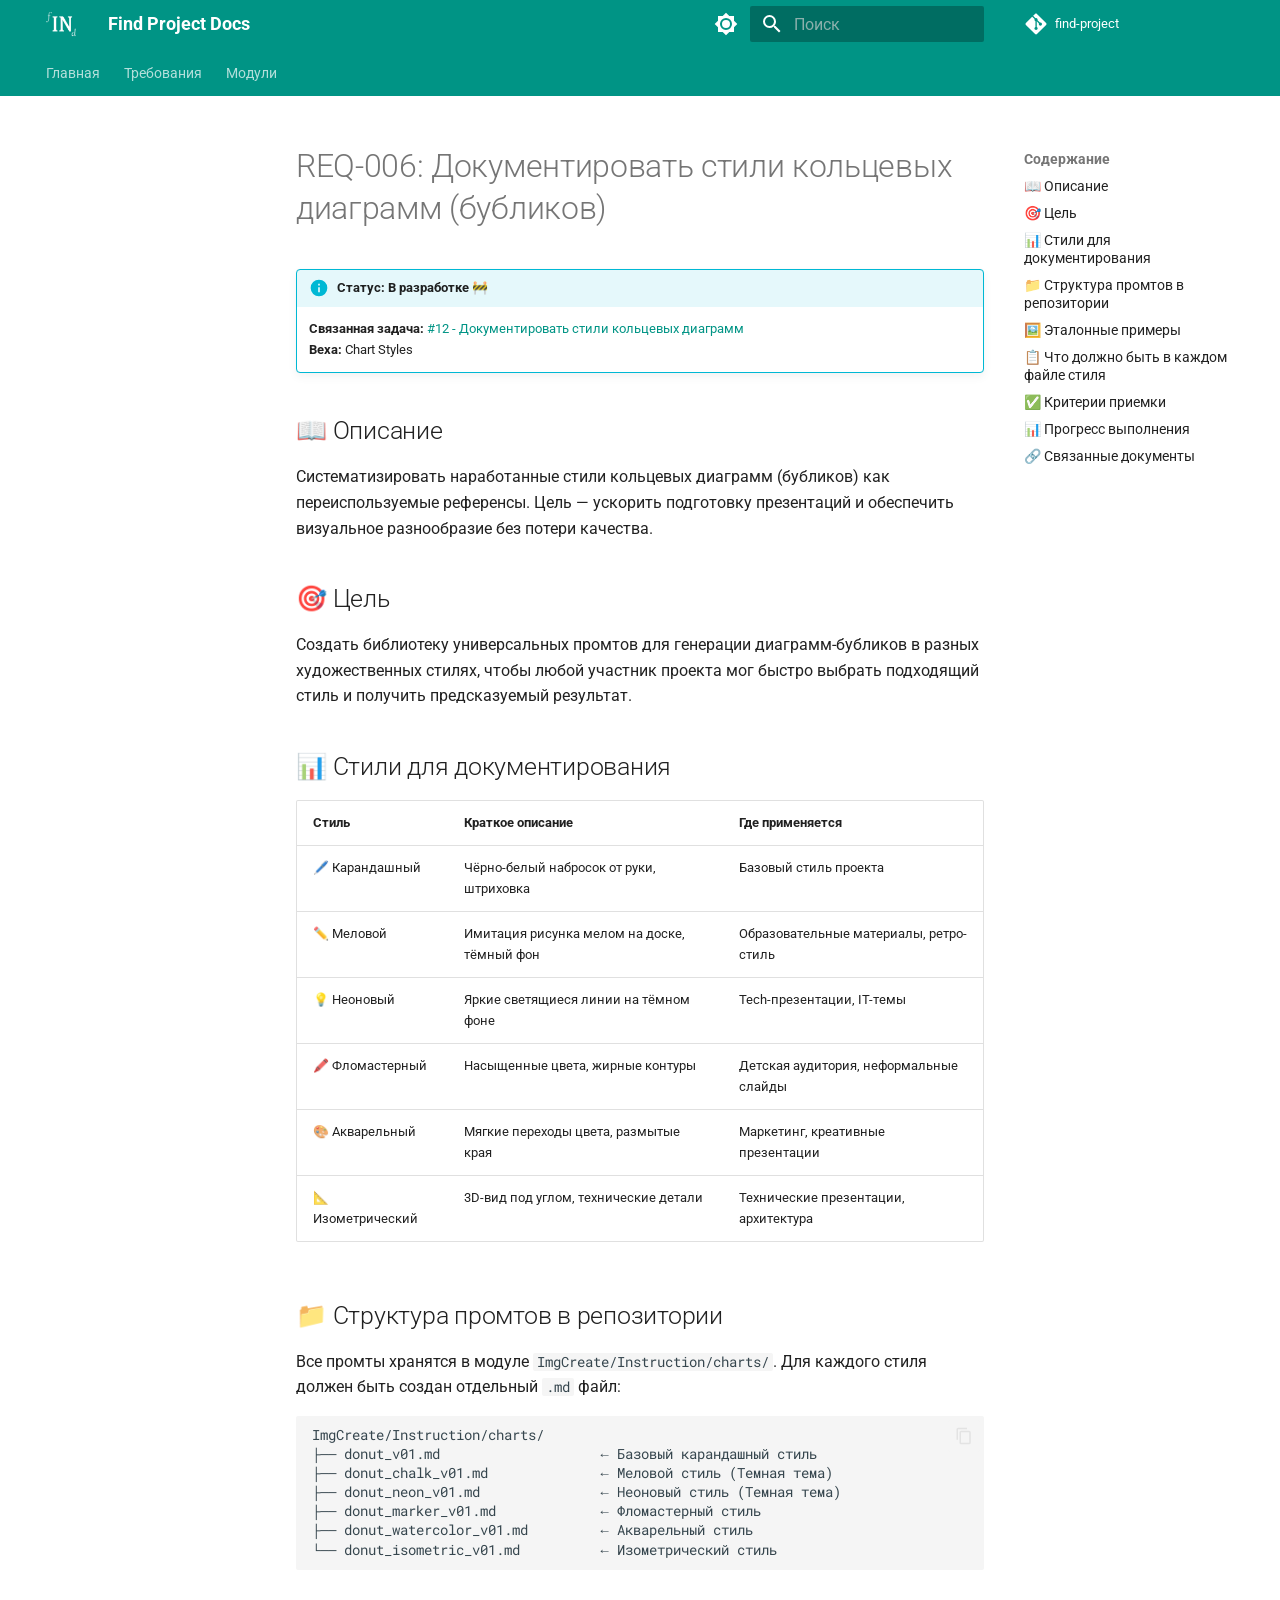
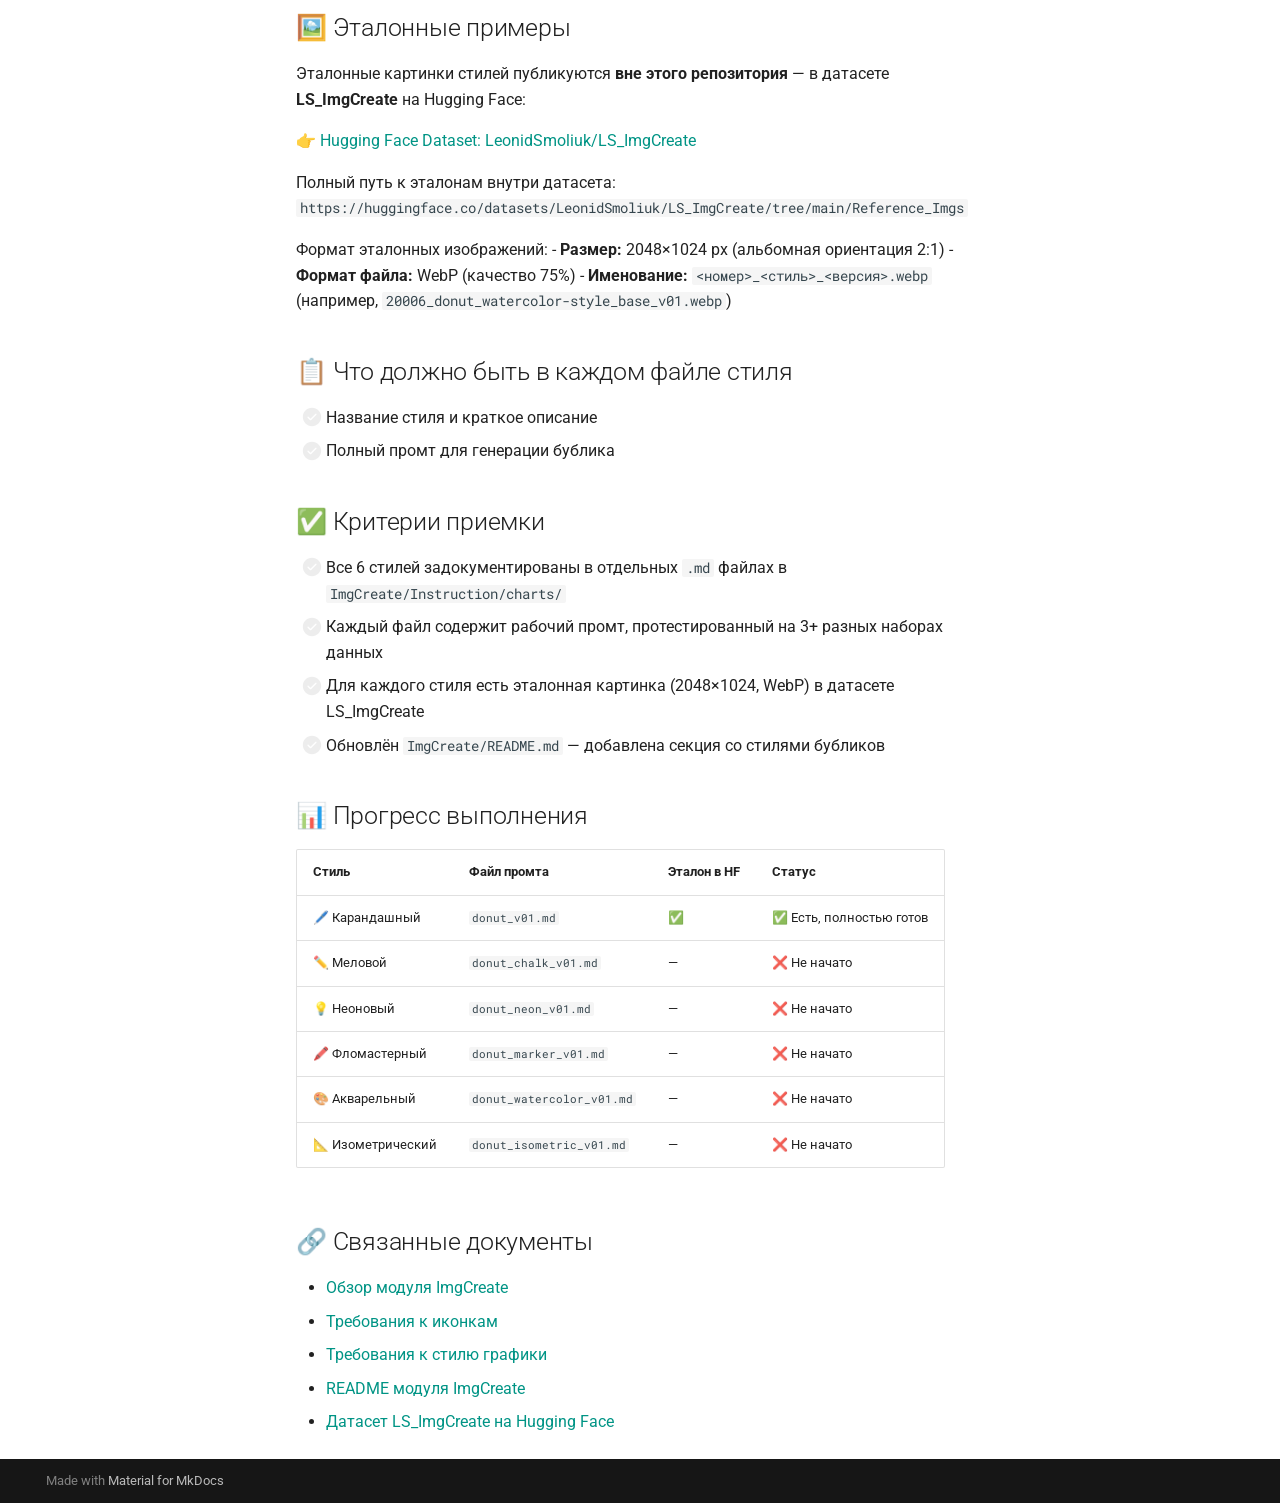
<file: requirements/imgcreate/donut-chart-styles/index.html>
<!doctype html>
<html lang="ru" class="no-js">
  <head>
    
      <meta charset="utf-8">
      <meta name="viewport" content="width=device-width,initial-scale=1">
      
      
      
        <link rel="canonical" href="https://find-project-su.github.io/find-project/requirements/imgcreate/donut-chart-styles/">
      
      
      
      
        
      
      
      <link rel="icon" href="../../../assets/images/favicon.png">
      <meta name="generator" content="mkdocs-1.6.1, mkdocs-material-9.7.7">
    
    
      
        <title>REQ-006: Документировать стили кольцевых диаграмм (бубликов) - Find Project Docs</title>
      
    
    
      <link rel="stylesheet" href="../../../assets/stylesheets/main.ec1eaa64.min.css">
      
        
        <link rel="stylesheet" href="../../../assets/stylesheets/palette.ab4e12ef.min.css">
      
      


    
    
      
    
    
      
        
        
        <link rel="preconnect" href="https://fonts.gstatic.com" crossorigin>
        <link rel="stylesheet" href="https://fonts.googleapis.com/css?family=Roboto:300,300i,400,400i,700,700i%7CRoboto+Mono:400,400i,700,700i&display=fallback">
        <style>:root{--md-text-font:"Roboto";--md-code-font:"Roboto Mono"}</style>
      
    
    
      <link rel="stylesheet" href="../../../stylesheets/extra.css">
    
    <script>__md_scope=new URL("../../..",location),__md_hash=e=>[...e].reduce(((e,_)=>(e<<5)-e+_.charCodeAt(0)),0),__md_get=(e,_=localStorage,t=__md_scope)=>JSON.parse(_.getItem(t.pathname+"."+e)),__md_set=(e,_,t=localStorage,a=__md_scope)=>{try{t.setItem(a.pathname+"."+e,JSON.stringify(_))}catch(e){}}</script>
    
      

    
    
  </head>
  
  
    
    
      
    
    
    
    
    <body dir="ltr" data-md-color-scheme="default" data-md-color-primary="teal" data-md-color-accent="indigo">
  
    
    <input class="md-toggle" data-md-toggle="drawer" type="checkbox" id="__drawer" autocomplete="off">
    <input class="md-toggle" data-md-toggle="search" type="checkbox" id="__search" autocomplete="off">
    <label class="md-overlay" for="__drawer"></label>
    <div data-md-component="skip">
      
        
        <a href="#req-006" class="md-skip">
          Перейти к содержанию
        </a>
      
    </div>
    <div data-md-component="announce">
      
    </div>
    
    
      

<header class="md-header" data-md-component="header">
  <nav class="md-header__inner md-grid" aria-label="Верхний колонтитул">
    <a href="../../.." title="Find Project Docs" class="md-header__button md-logo" aria-label="Find Project Docs" data-md-component="logo">
      
  <img src="../../../assets/fINd_logo_project_v02.webp" alt="logo">

    </a>
    <label class="md-header__button md-icon" for="__drawer">
      
      <svg xmlns="http://www.w3.org/2000/svg" viewBox="0 0 24 24"><path d="M3 6h18v2H3zm0 5h18v2H3zm0 5h18v2H3z"/></svg>
    </label>
    <div class="md-header__title" data-md-component="header-title">
      <div class="md-header__ellipsis">
        <div class="md-header__topic">
          <span class="md-ellipsis">
            Find Project Docs
          </span>
        </div>
        <div class="md-header__topic" data-md-component="header-topic">
          <span class="md-ellipsis">
            
              REQ-006: Документировать стили кольцевых диаграмм (бубликов)
            
          </span>
        </div>
      </div>
    </div>
    
      
        <form class="md-header__option" data-md-component="palette">
  
    
    
    
    <input class="md-option" data-md-color-media="" data-md-color-scheme="default" data-md-color-primary="teal" data-md-color-accent="indigo"  aria-label="Переключить на темную тему"  type="radio" name="__palette" id="__palette_0">
    
      <label class="md-header__button md-icon" title="Переключить на темную тему" for="__palette_1" hidden>
        <svg xmlns="http://www.w3.org/2000/svg" viewBox="0 0 24 24"><path d="M12 8a4 4 0 0 0-4 4 4 4 0 0 0 4 4 4 4 0 0 0 4-4 4 4 0 0 0-4-4m0 10a6 6 0 0 1-6-6 6 6 0 0 1 6-6 6 6 0 0 1 6 6 6 6 0 0 1-6 6m8-9.31V4h-4.69L12 .69 8.69 4H4v4.69L.69 12 4 15.31V20h4.69L12 23.31 15.31 20H20v-4.69L23.31 12z"/></svg>
      </label>
    
  
    
    
    
    <input class="md-option" data-md-color-media="" data-md-color-scheme="slate" data-md-color-primary="teal" data-md-color-accent="indigo"  aria-label="Переключить на светлую тему"  type="radio" name="__palette" id="__palette_1">
    
      <label class="md-header__button md-icon" title="Переключить на светлую тему" for="__palette_0" hidden>
        <svg xmlns="http://www.w3.org/2000/svg" viewBox="0 0 24 24"><path d="M12 18c-.89 0-1.74-.2-2.5-.55C11.56 16.5 13 14.42 13 12s-1.44-4.5-3.5-5.45C10.26 6.2 11.11 6 12 6a6 6 0 0 1 6 6 6 6 0 0 1-6 6m8-9.31V4h-4.69L12 .69 8.69 4H4v4.69L.69 12 4 15.31V20h4.69L12 23.31 15.31 20H20v-4.69L23.31 12z"/></svg>
      </label>
    
  
</form>
      
    
    
      <script>var palette=__md_get("__palette");if(palette&&palette.color){if("(prefers-color-scheme)"===palette.color.media){var media=matchMedia("(prefers-color-scheme: light)"),input=document.querySelector(media.matches?"[data-md-color-media='(prefers-color-scheme: light)']":"[data-md-color-media='(prefers-color-scheme: dark)']");palette.color.media=input.getAttribute("data-md-color-media"),palette.color.scheme=input.getAttribute("data-md-color-scheme"),palette.color.primary=input.getAttribute("data-md-color-primary"),palette.color.accent=input.getAttribute("data-md-color-accent")}for(var[key,value]of Object.entries(palette.color))document.body.setAttribute("data-md-color-"+key,value)}</script>
    
    
    
      
      
        <label class="md-header__button md-icon" for="__search">
          
          <svg xmlns="http://www.w3.org/2000/svg" viewBox="0 0 24 24"><path d="M9.5 3A6.5 6.5 0 0 1 16 9.5c0 1.61-.59 3.09-1.56 4.23l.27.27h.79l5 5-1.5 1.5-5-5v-.79l-.27-.27A6.52 6.52 0 0 1 9.5 16 6.5 6.5 0 0 1 3 9.5 6.5 6.5 0 0 1 9.5 3m0 2C7 5 5 7 5 9.5S7 14 9.5 14 14 12 14 9.5 12 5 9.5 5"/></svg>
        </label>
        <div class="md-search" data-md-component="search" role="dialog">
  <label class="md-search__overlay" for="__search"></label>
  <div class="md-search__inner" role="search">
    <form class="md-search__form" name="search">
      <input type="text" class="md-search__input" name="query" aria-label="Поиск" placeholder="Поиск" autocapitalize="off" autocorrect="off" autocomplete="off" spellcheck="false" data-md-component="search-query" required>
      <label class="md-search__icon md-icon" for="__search">
        
        <svg xmlns="http://www.w3.org/2000/svg" viewBox="0 0 24 24"><path d="M9.5 3A6.5 6.5 0 0 1 16 9.5c0 1.61-.59 3.09-1.56 4.23l.27.27h.79l5 5-1.5 1.5-5-5v-.79l-.27-.27A6.52 6.52 0 0 1 9.5 16 6.5 6.5 0 0 1 3 9.5 6.5 6.5 0 0 1 9.5 3m0 2C7 5 5 7 5 9.5S7 14 9.5 14 14 12 14 9.5 12 5 9.5 5"/></svg>
        
        <svg xmlns="http://www.w3.org/2000/svg" viewBox="0 0 24 24"><path d="M20 11v2H8l5.5 5.5-1.42 1.42L4.16 12l7.92-7.92L13.5 5.5 8 11z"/></svg>
      </label>
      <nav class="md-search__options" aria-label="Поиск">
        
        <button type="reset" class="md-search__icon md-icon" title="Очистить" aria-label="Очистить" tabindex="-1">
          
          <svg xmlns="http://www.w3.org/2000/svg" viewBox="0 0 24 24"><path d="M19 6.41 17.59 5 12 10.59 6.41 5 5 6.41 10.59 12 5 17.59 6.41 19 12 13.41 17.59 19 19 17.59 13.41 12z"/></svg>
        </button>
      </nav>
      
        <div class="md-search__suggest" data-md-component="search-suggest"></div>
      
    </form>
    <div class="md-search__output">
      <div class="md-search__scrollwrap" tabindex="0" data-md-scrollfix>
        <div class="md-search-result" data-md-component="search-result">
          <div class="md-search-result__meta">
            Инициализация поиска
          </div>
          <ol class="md-search-result__list" role="presentation"></ol>
        </div>
      </div>
    </div>
  </div>
</div>
      
    
    
      <div class="md-header__source">
        <a href="https://github.com/find-project-su/find-project" title="Перейти к репозиторию" class="md-source" data-md-component="source">
  <div class="md-source__icon md-icon">
    
    <svg xmlns="http://www.w3.org/2000/svg" viewBox="0 0 448 512"><!--! Font Awesome Free 7.1.0 by @fontawesome - https://fontawesome.com License - https://fontawesome.com/license/free (Icons: CC BY 4.0, Fonts: SIL OFL 1.1, Code: MIT License) Copyright 2025 Fonticons, Inc.--><path d="M439.6 236.1 244 40.5c-5.4-5.5-12.8-8.5-20.4-8.5s-15 3-20.4 8.4L162.5 81l51.5 51.5c27.1-9.1 52.7 16.8 43.4 43.7l49.7 49.7c34.2-11.8 61.2 31 35.5 56.7-26.5 26.5-70.2-2.9-56-37.3L240.3 199v121.9c25.3 12.5 22.3 41.8 9.1 55-6.4 6.4-15.2 10.1-24.3 10.1s-17.8-3.6-24.3-10.1c-17.6-17.6-11.1-46.9 11.2-56v-123c-20.8-8.5-24.6-30.7-18.6-45L142.6 101 8.5 235.1C3 240.6 0 247.9 0 255.5s3 15 8.5 20.4l195.6 195.7c5.4 5.4 12.7 8.4 20.4 8.4s15-3 20.4-8.4l194.7-194.7c5.4-5.4 8.4-12.8 8.4-20.4s-3-15-8.4-20.4"/></svg>
  </div>
  <div class="md-source__repository">
    find-project
  </div>
</a>
      </div>
    
  </nav>
  
</header>
    
    <div class="md-container" data-md-component="container">
      
      
        
          
            
<nav class="md-tabs" aria-label="Вкладки" data-md-component="tabs">
  <div class="md-grid">
    <ul class="md-tabs__list">
      
        
  
  
  
  
    <li class="md-tabs__item">
      <a href="../../.." class="md-tabs__link">
        
  
  
    
  
  Главная

      </a>
    </li>
  

      
        
  
  
  
  
    
    
      <li class="md-tabs__item">
        <a href="../../" class="md-tabs__link">
          
  
  
  Требования

        </a>
      </li>
    
  

      
        
  
  
  
  
    
    
      <li class="md-tabs__item">
        <a href="../../../modules/imgcreate/overview/" class="md-tabs__link">
          
  
  
  Модули

        </a>
      </li>
    
  

      
    </ul>
  </div>
</nav>
          
        
      
      <main class="md-main" data-md-component="main">
        <div class="md-main__inner md-grid">
          
            
              
              <div class="md-sidebar md-sidebar--primary" data-md-component="sidebar" data-md-type="navigation" >
                <div class="md-sidebar__scrollwrap">
                  <div class="md-sidebar__inner">
                    


  


<nav class="md-nav md-nav--primary md-nav--lifted" aria-label="Навигация" data-md-level="0">
  <label class="md-nav__title" for="__drawer">
    <a href="../../.." title="Find Project Docs" class="md-nav__button md-logo" aria-label="Find Project Docs" data-md-component="logo">
      
  <img src="../../../assets/fINd_logo_project_v02.webp" alt="logo">

    </a>
    Find Project Docs
  </label>
  
    <div class="md-nav__source">
      <a href="https://github.com/find-project-su/find-project" title="Перейти к репозиторию" class="md-source" data-md-component="source">
  <div class="md-source__icon md-icon">
    
    <svg xmlns="http://www.w3.org/2000/svg" viewBox="0 0 448 512"><!--! Font Awesome Free 7.1.0 by @fontawesome - https://fontawesome.com License - https://fontawesome.com/license/free (Icons: CC BY 4.0, Fonts: SIL OFL 1.1, Code: MIT License) Copyright 2025 Fonticons, Inc.--><path d="M439.6 236.1 244 40.5c-5.4-5.5-12.8-8.5-20.4-8.5s-15 3-20.4 8.4L162.5 81l51.5 51.5c27.1-9.1 52.7 16.8 43.4 43.7l49.7 49.7c34.2-11.8 61.2 31 35.5 56.7-26.5 26.5-70.2-2.9-56-37.3L240.3 199v121.9c25.3 12.5 22.3 41.8 9.1 55-6.4 6.4-15.2 10.1-24.3 10.1s-17.8-3.6-24.3-10.1c-17.6-17.6-11.1-46.9 11.2-56v-123c-20.8-8.5-24.6-30.7-18.6-45L142.6 101 8.5 235.1C3 240.6 0 247.9 0 255.5s3 15 8.5 20.4l195.6 195.7c5.4 5.4 12.7 8.4 20.4 8.4s15-3 20.4-8.4l194.7-194.7c5.4-5.4 8.4-12.8 8.4-20.4s-3-15-8.4-20.4"/></svg>
  </div>
  <div class="md-source__repository">
    find-project
  </div>
</a>
    </div>
  
  <ul class="md-nav__list" data-md-scrollfix>
    
      
      
  
  
  
  
    <li class="md-nav__item">
      <a href="../../.." class="md-nav__link">
        
  
  
  <span class="md-ellipsis">
    
  
    Главная
  

    
  </span>
  
  

      </a>
    </li>
  

    
      
      
  
  
  
  
    
    
    
    
      
      
        
      
    
    
    <li class="md-nav__item md-nav__item--nested">
      
        
        
        <input class="md-nav__toggle md-toggle " type="checkbox" id="__nav_2" >
        
          
          <label class="md-nav__link" for="__nav_2" id="__nav_2_label" tabindex="0">
            
  
  
  <span class="md-ellipsis">
    
  
    Требования
  

    
  </span>
  
  

            <span class="md-nav__icon md-icon"></span>
          </label>
        
        <nav class="md-nav" data-md-level="1" aria-labelledby="__nav_2_label" aria-expanded="false">
          <label class="md-nav__title" for="__nav_2">
            <span class="md-nav__icon md-icon"></span>
            
  
    Требования
  

          </label>
          <ul class="md-nav__list" data-md-scrollfix>
            
              
                
  
  
  
  
    <li class="md-nav__item">
      <a href="../../" class="md-nav__link">
        
  
  
  <span class="md-ellipsis">
    
  
    Обзор
  

    
  </span>
  
  

      </a>
    </li>
  

              
            
              
                
  
  
  
  
    
    
    
    
      
      
        
      
    
    
    <li class="md-nav__item md-nav__item--nested">
      
        
        
        <input class="md-nav__toggle md-toggle " type="checkbox" id="__nav_2_2" >
        
          
          <label class="md-nav__link" for="__nav_2_2" id="__nav_2_2_label" tabindex="0">
            
  
  
  <span class="md-ellipsis">
    
  
    ImgCreate
  

    
  </span>
  
  

            <span class="md-nav__icon md-icon"></span>
          </label>
        
        <nav class="md-nav" data-md-level="2" aria-labelledby="__nav_2_2_label" aria-expanded="false">
          <label class="md-nav__title" for="__nav_2_2">
            <span class="md-nav__icon md-icon"></span>
            
  
    ImgCreate
  

          </label>
          <ul class="md-nav__list" data-md-scrollfix>
            
              
                
  
  
  
  
    <li class="md-nav__item">
      <a href="../style-guide/" class="md-nav__link">
        
  
  
  <span class="md-ellipsis">
    
  
    Стиль графики
  

    
  </span>
  
  

      </a>
    </li>
  

              
            
              
                
  
  
  
  
    <li class="md-nav__item">
      <a href="../icons/" class="md-nav__link">
        
  
  
  <span class="md-ellipsis">
    
  
    Иконки
  

    
  </span>
  
  

      </a>
    </li>
  

              
            
          </ul>
        </nav>
      
    </li>
  

              
            
              
                
  
  
  
  
    
    
    
    
      
      
        
      
    
    
    <li class="md-nav__item md-nav__item--nested">
      
        
        
        <input class="md-nav__toggle md-toggle " type="checkbox" id="__nav_2_3" >
        
          
          <label class="md-nav__link" for="__nav_2_3" id="__nav_2_3_label" tabindex="0">
            
  
  
  <span class="md-ellipsis">
    
  
    EduMaterials
  

    
  </span>
  
  

            <span class="md-nav__icon md-icon"></span>
          </label>
        
        <nav class="md-nav" data-md-level="2" aria-labelledby="__nav_2_3_label" aria-expanded="false">
          <label class="md-nav__title" for="__nav_2_3">
            <span class="md-nav__icon md-icon"></span>
            
  
    EduMaterials
  

          </label>
          <ul class="md-nav__list" data-md-scrollfix>
            
              
                
  
  
  
  
    <li class="md-nav__item">
      <a href="../../edu/prepare-instructions/" class="md-nav__link">
        
  
  
  <span class="md-ellipsis">
    
  
    Подготовить инструкции
  

    
  </span>
  
  

      </a>
    </li>
  

              
            
          </ul>
        </nav>
      
    </li>
  

              
            
          </ul>
        </nav>
      
    </li>
  

    
      
      
  
  
  
  
    
    
    
    
      
      
        
      
    
    
    <li class="md-nav__item md-nav__item--nested">
      
        
        
        <input class="md-nav__toggle md-toggle " type="checkbox" id="__nav_3" >
        
          
          <label class="md-nav__link" for="__nav_3" id="__nav_3_label" tabindex="0">
            
  
  
  <span class="md-ellipsis">
    
  
    Модули
  

    
  </span>
  
  

            <span class="md-nav__icon md-icon"></span>
          </label>
        
        <nav class="md-nav" data-md-level="1" aria-labelledby="__nav_3_label" aria-expanded="false">
          <label class="md-nav__title" for="__nav_3">
            <span class="md-nav__icon md-icon"></span>
            
  
    Модули
  

          </label>
          <ul class="md-nav__list" data-md-scrollfix>
            
              
                
  
  
  
  
    <li class="md-nav__item">
      <a href="../../../modules/imgcreate/overview/" class="md-nav__link">
        
  
  
  <span class="md-ellipsis">
    
  
    ImgCreate
  

    
  </span>
  
  

      </a>
    </li>
  

              
            
              
                
  
  
  
  
    <li class="md-nav__item">
      <a href="../../../modules/edu/overview/" class="md-nav__link">
        
  
  
  <span class="md-ellipsis">
    
  
    EduMaterials
  

    
  </span>
  
  

      </a>
    </li>
  

              
            
          </ul>
        </nav>
      
    </li>
  

    
  </ul>
</nav>
                  </div>
                </div>
              </div>
            
            
              
              <div class="md-sidebar md-sidebar--secondary" data-md-component="sidebar" data-md-type="toc" >
                <div class="md-sidebar__scrollwrap">
                  <div class="md-sidebar__inner">
                    

<nav class="md-nav md-nav--secondary" aria-label="Содержание">
  
  
  
    
  
  
    <label class="md-nav__title" for="__toc">
      <span class="md-nav__icon md-icon"></span>
      Содержание
    </label>
    <ul class="md-nav__list" data-md-component="toc" data-md-scrollfix>
      
        <li class="md-nav__item">
  <a href="#_1" class="md-nav__link">
    <span class="md-ellipsis">
      
        📖 Описание
      
    </span>
  </a>
  
</li>
      
        <li class="md-nav__item">
  <a href="#_2" class="md-nav__link">
    <span class="md-ellipsis">
      
        🎯 Цель
      
    </span>
  </a>
  
</li>
      
        <li class="md-nav__item">
  <a href="#_3" class="md-nav__link">
    <span class="md-ellipsis">
      
        📊 Стили для документирования
      
    </span>
  </a>
  
</li>
      
        <li class="md-nav__item">
  <a href="#_4" class="md-nav__link">
    <span class="md-ellipsis">
      
        📁 Структура промтов в репозитории
      
    </span>
  </a>
  
</li>
      
        <li class="md-nav__item">
  <a href="#_5" class="md-nav__link">
    <span class="md-ellipsis">
      
        🖼️ Эталонные примеры
      
    </span>
  </a>
  
</li>
      
        <li class="md-nav__item">
  <a href="#_6" class="md-nav__link">
    <span class="md-ellipsis">
      
        📋 Что должно быть в каждом файле стиля
      
    </span>
  </a>
  
</li>
      
        <li class="md-nav__item">
  <a href="#_7" class="md-nav__link">
    <span class="md-ellipsis">
      
        ✅ Критерии приемки
      
    </span>
  </a>
  
</li>
      
        <li class="md-nav__item">
  <a href="#_8" class="md-nav__link">
    <span class="md-ellipsis">
      
        📊 Прогресс выполнения
      
    </span>
  </a>
  
</li>
      
        <li class="md-nav__item">
  <a href="#_9" class="md-nav__link">
    <span class="md-ellipsis">
      
        🔗 Связанные документы
      
    </span>
  </a>
  
</li>
      
    </ul>
  
</nav>
                  </div>
                </div>
              </div>
            
          
          
            <div class="md-content" data-md-component="content">
              
              <article class="md-content__inner md-typeset">
                
                  


  
  


<h1 id="req-006">REQ-006: Документировать стили кольцевых диаграмм (бубликов)</h1>
<div class="admonition info">
<p class="admonition-title">Статус: В разработке 🚧</p>
<p><strong>Связанная задача:</strong> <a href="https://github.com/find-project-su/find-project/issues/12">#12 - Документировать стили кольцевых диаграмм</a><br />
<strong>Веха:</strong> Chart Styles</p>
</div>
<h2 id="_1">📖 Описание</h2>
<p>Систематизировать наработанные стили кольцевых диаграмм (бубликов) как переиспользуемые референсы. Цель — ускорить подготовку презентаций и обеспечить визуальное разнообразие без потери качества.</p>
<h2 id="_2">🎯 Цель</h2>
<p>Создать библиотеку универсальных промтов для генерации диаграмм-бубликов в разных художественных стилях, чтобы любой участник проекта мог быстро выбрать подходящий стиль и получить предсказуемый результат.</p>
<h2 id="_3">📊 Стили для документирования</h2>
<table>
<thead>
<tr>
<th>Стиль</th>
<th>Краткое описание</th>
<th>Где применяется</th>
</tr>
</thead>
<tbody>
<tr>
<td>🖊️ Карандашный</td>
<td>Чёрно-белый набросок от руки, штриховка</td>
<td>Базовый стиль проекта</td>
</tr>
<tr>
<td>✏️ Меловой</td>
<td>Имитация рисунка мелом на доске, тёмный фон</td>
<td>Образовательные материалы, ретро-стиль</td>
</tr>
<tr>
<td>💡 Неоновый</td>
<td>Яркие светящиеся линии на тёмном фоне</td>
<td>Tech-презентации, IT-темы</td>
</tr>
<tr>
<td>🖍️ Фломастерный</td>
<td>Насыщенные цвета, жирные контуры</td>
<td>Детская аудитория, неформальные слайды</td>
</tr>
<tr>
<td>🎨 Акварельный</td>
<td>Мягкие переходы цвета, размытые края</td>
<td>Маркетинг, креативные презентации</td>
</tr>
<tr>
<td>📐 Изометрический</td>
<td>3D-вид под углом, технические детали</td>
<td>Технические презентации, архитектура</td>
</tr>
</tbody>
</table>
<h2 id="_4">📁 Структура промтов в репозитории</h2>
<p>Все промты хранятся в модуле <code>ImgCreate/Instruction/charts/</code>. Для каждого стиля должен быть создан отдельный <code>.md</code> файл:</p>
<div class="highlight"><pre><span></span><code><a id="__codelineno-0-1" name="__codelineno-0-1" href="#__codelineno-0-1"></a>ImgCreate/Instruction/charts/
<a id="__codelineno-0-2" name="__codelineno-0-2" href="#__codelineno-0-2"></a>├── donut_v01.md                    ← Базовый карандашный стиль
<a id="__codelineno-0-3" name="__codelineno-0-3" href="#__codelineno-0-3"></a>├── donut_chalk_v01.md              ← Меловой стиль (Темная тема)
<a id="__codelineno-0-4" name="__codelineno-0-4" href="#__codelineno-0-4"></a>├── donut_neon_v01.md               ← Неоновый стиль (Темная тема)
<a id="__codelineno-0-5" name="__codelineno-0-5" href="#__codelineno-0-5"></a>├── donut_marker_v01.md             ← Фломастерный стиль
<a id="__codelineno-0-6" name="__codelineno-0-6" href="#__codelineno-0-6"></a>├── donut_watercolor_v01.md         ← Акварельный стиль
<a id="__codelineno-0-7" name="__codelineno-0-7" href="#__codelineno-0-7"></a>└── donut_isometric_v01.md          ← Изометрический стиль
</code></pre></div>
<h2 id="_5">🖼️ Эталонные примеры</h2>
<p>Эталонные картинки стилей публикуются <strong>вне этого репозитория</strong> — в датасете <strong>LS_ImgCreate</strong> на Hugging Face:</p>
<p>👉 <a href="https://huggingface.co/datasets/LeonidSmoliuk/LS_ImgCreate">Hugging Face Dataset: LeonidSmoliuk/LS_ImgCreate</a></p>
<p>Полный путь к эталонам внутри датасета: <code>https://huggingface.co/datasets/LeonidSmoliuk/LS_ImgCreate/tree/main/Reference_Imgs</code></p>
<p>Формат эталонных изображений:
- <strong>Размер:</strong> 2048×1024 px (альбомная ориентация 2:1)
- <strong>Формат файла:</strong> WebP (качество 75%)
- <strong>Именование:</strong> <code>&lt;номер&gt;_&lt;стиль&gt;_&lt;версия&gt;.webp</code> (например, <code>20006_donut_watercolor-style_base_v01.webp</code>)</p>
<h2 id="_6">📋 Что должно быть в каждом файле стиля</h2>
<ul class="task-list">
<li class="task-list-item"><label class="task-list-control"><input type="checkbox" disabled/><span class="task-list-indicator"></span></label> Название стиля и краткое описание</li>
<li class="task-list-item"><label class="task-list-control"><input type="checkbox" disabled/><span class="task-list-indicator"></span></label> Полный промт для генерации бублика</li>
</ul>
<h2 id="_7">✅ Критерии приемки</h2>
<ul class="task-list">
<li class="task-list-item"><label class="task-list-control"><input type="checkbox" disabled/><span class="task-list-indicator"></span></label> Все 6 стилей задокументированы в отдельных <code>.md</code> файлах в <code>ImgCreate/Instruction/charts/</code></li>
<li class="task-list-item"><label class="task-list-control"><input type="checkbox" disabled/><span class="task-list-indicator"></span></label> Каждый файл содержит рабочий промт, протестированный на 3+ разных наборах данных</li>
<li class="task-list-item"><label class="task-list-control"><input type="checkbox" disabled/><span class="task-list-indicator"></span></label> Для каждого стиля есть эталонная картинка (2048×1024, WebP) в датасете LS_ImgCreate</li>
<li class="task-list-item"><label class="task-list-control"><input type="checkbox" disabled/><span class="task-list-indicator"></span></label> Обновлён <code>ImgCreate/README.md</code> — добавлена секция со стилями бубликов</li>
</ul>
<h2 id="_8">📊 Прогресс выполнения</h2>
<table>
<thead>
<tr>
<th>Стиль</th>
<th>Файл промта</th>
<th>Эталон в HF</th>
<th>Статус</th>
</tr>
</thead>
<tbody>
<tr>
<td>🖊️ Карандашный</td>
<td><code>donut_v01.md</code></td>
<td>✅</td>
<td>✅ Есть, полностью готов</td>
</tr>
<tr>
<td>✏️ Меловой</td>
<td><code>donut_chalk_v01.md</code></td>
<td>—</td>
<td>❌ Не начато</td>
</tr>
<tr>
<td>💡 Неоновый</td>
<td><code>donut_neon_v01.md</code></td>
<td>—</td>
<td>❌ Не начато</td>
</tr>
<tr>
<td>🖍️ Фломастерный</td>
<td><code>donut_marker_v01.md</code></td>
<td>—</td>
<td>❌ Не начато</td>
</tr>
<tr>
<td>🎨 Акварельный</td>
<td><code>donut_watercolor_v01.md</code></td>
<td>—</td>
<td>❌ Не начато</td>
</tr>
<tr>
<td>📐 Изометрический</td>
<td><code>donut_isometric_v01.md</code></td>
<td>—</td>
<td>❌ Не начато</td>
</tr>
</tbody>
</table>
<h2 id="_9">🔗 Связанные документы</h2>
<ul>
<li><a href="../../../modules/imgcreate/overview/">Обзор модуля ImgCreate</a></li>
<li><a href="../icons/">Требования к иконкам</a></li>
<li><a href="../style-guide/">Требования к стилю графики</a></li>
<li><a href="https://github.com/find-project-su/find-project/blob/master/ImgCreate/README.md">README модуля ImgCreate</a></li>
<li><a href="https://huggingface.co/datasets/LeonidSmoliuk/LS_ImgCreate">Датасет LS_ImgCreate на Hugging Face</a></li>
</ul>












                
              </article>
            </div>
          
          
<script>var target=document.getElementById(location.hash.slice(1));target&&target.name&&(target.checked=target.name.startsWith("__tabbed_"))</script>
        </div>
        
          <button type="button" class="md-top md-icon" data-md-component="top" hidden>
  
  <svg xmlns="http://www.w3.org/2000/svg" viewBox="0 0 24 24"><path d="M13 20h-2V8l-5.5 5.5-1.42-1.42L12 4.16l7.92 7.92-1.42 1.42L13 8z"/></svg>
  К началу
</button>
        
      </main>
      
        <footer class="md-footer">
  
  <div class="md-footer-meta md-typeset">
    <div class="md-footer-meta__inner md-grid">
      <div class="md-copyright">
  
  
    Made with
    <a href="https://squidfunk.github.io/mkdocs-material/" target="_blank" rel="noopener">
      Material for MkDocs
    </a>
  
</div>
      
    </div>
  </div>
</footer>
      
    </div>
    <div class="md-dialog" data-md-component="dialog">
      <div class="md-dialog__inner md-typeset"></div>
    </div>
    
    
    
      
      
      <script id="__config" type="application/json">{"annotate": null, "base": "../../..", "features": ["navigation.tabs", "navigation.sections", "navigation.top", "search.suggest", "search.highlight", "content.code.copy", "content.code.annotate"], "search": "../../../assets/javascripts/workers/search.2c215733.min.js", "tags": null, "translations": {"clipboard.copied": "\u0421\u043a\u043e\u043f\u0438\u0440\u043e\u0432\u0430\u043d\u043e \u0432 \u0431\u0443\u0444\u0435\u0440", "clipboard.copy": "\u041a\u043e\u043f\u0438\u0440\u043e\u0432\u0430\u0442\u044c \u0432 \u0431\u0443\u0444\u0435\u0440", "search.result.more.one": "\u0415\u0449\u0451 1 \u043d\u0430 \u044d\u0442\u043e\u0439 \u0441\u0442\u0440\u0430\u043d\u0438\u0446\u0435", "search.result.more.other": "\u0415\u0449\u0451 # \u043d\u0430 \u044d\u0442\u043e\u0439 \u0441\u0442\u0440\u0430\u043d\u0438\u0446\u0435", "search.result.none": "\u0421\u043e\u0432\u043f\u0430\u0434\u0435\u043d\u0438\u0439 \u043d\u0435 \u043d\u0430\u0439\u0434\u0435\u043d\u043e", "search.result.one": "\u041d\u0430\u0439\u0434\u0435\u043d\u043e 1 \u0441\u043e\u0432\u043f\u0430\u0434\u0435\u043d\u0438\u0435", "search.result.other": "\u041d\u0430\u0439\u0434\u0435\u043d\u043e \u0441\u043e\u0432\u043f\u0430\u0434\u0435\u043d\u0438\u0439: #", "search.result.placeholder": "\u041d\u0430\u0447\u043d\u0438\u0442\u0435 \u043f\u0435\u0447\u0430\u0442\u0430\u0442\u044c \u0434\u043b\u044f \u043f\u043e\u0438\u0441\u043a\u0430", "search.result.term.missing": "\u041e\u0442\u0441\u0443\u0442\u0441\u0442\u0432\u0443\u0435\u0442", "select.version": "\u0412\u044b\u0431\u0435\u0440\u0438\u0442\u0435 \u0432\u0435\u0440\u0441\u0438\u044e"}, "version": null}</script>
    
    
      <script src="../../../assets/javascripts/bundle.d7400e89.min.js"></script>
      
    
  </body>
</html>
</file>
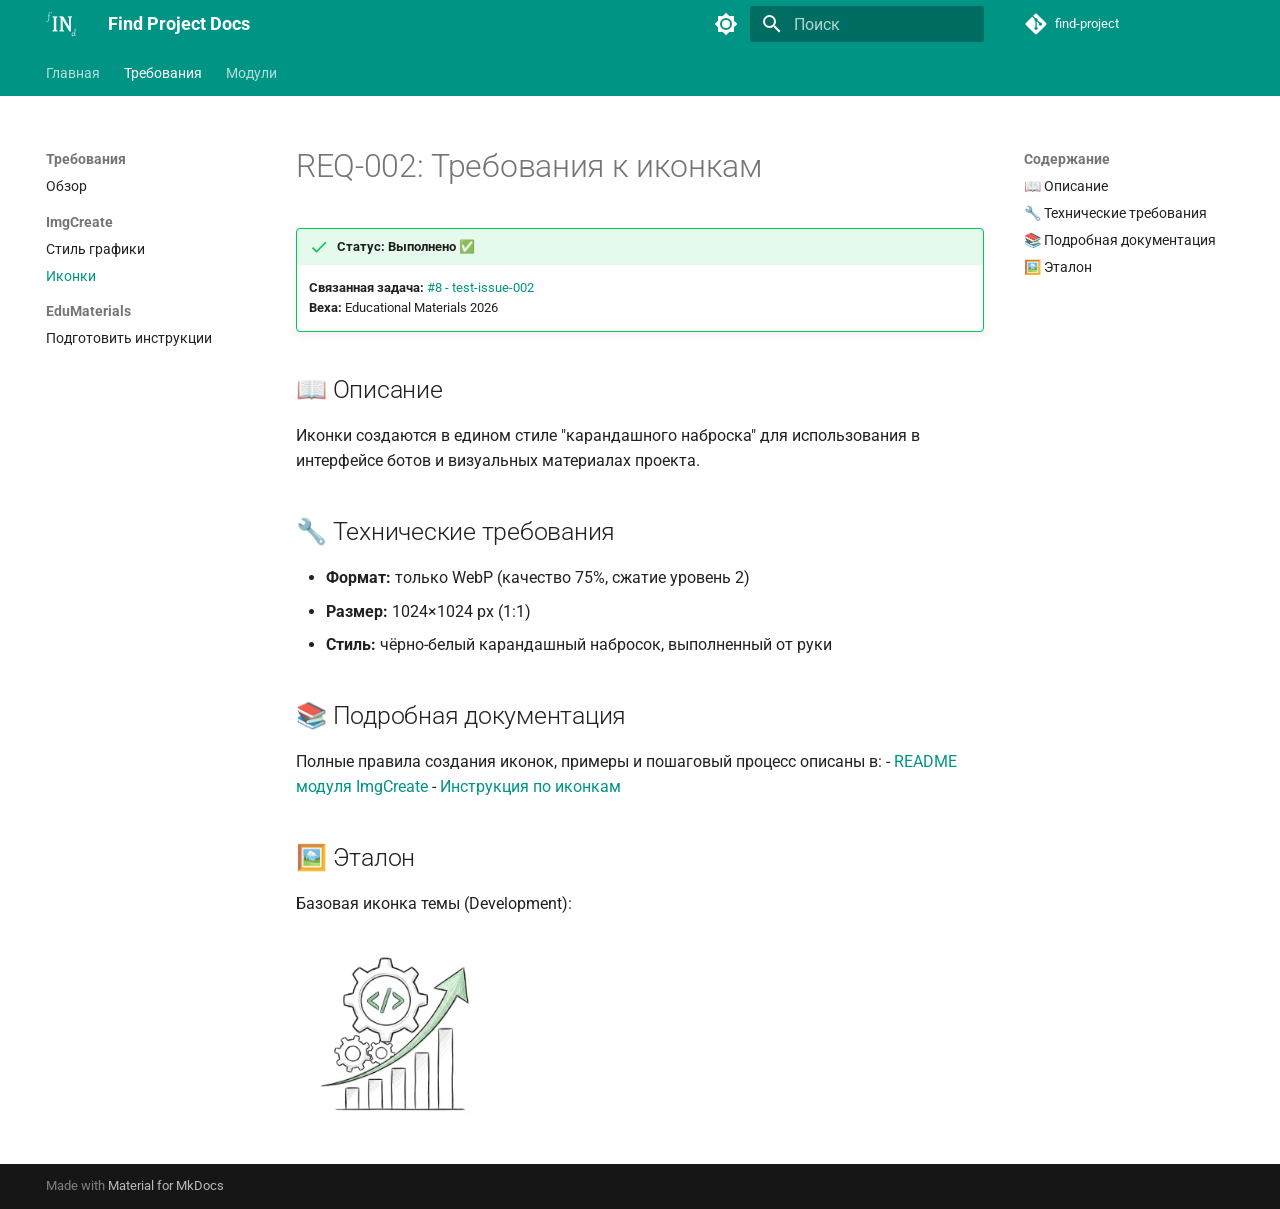
<file: requirements/imgcreate/icons/index.html>
<!doctype html>
<html lang="ru" class="no-js">
  <head>
    
      <meta charset="utf-8">
      <meta name="viewport" content="width=device-width,initial-scale=1">
      
      
      
        <link rel="canonical" href="https://find-project-su.github.io/find-project/requirements/imgcreate/icons/">
      
      
        <link rel="prev" href="../style-guide/">
      
      
        <link rel="next" href="../../edu/prepare-instructions/">
      
      
        
      
      
      <link rel="icon" href="../../../assets/images/favicon.png">
      <meta name="generator" content="mkdocs-1.6.1, mkdocs-material-9.7.7">
    
    
      
        <title>Иконки - Find Project Docs</title>
      
    
    
      <link rel="stylesheet" href="../../../assets/stylesheets/main.ec1eaa64.min.css">
      
        
        <link rel="stylesheet" href="../../../assets/stylesheets/palette.ab4e12ef.min.css">
      
      


    
    
      
    
    
      
        
        
        <link rel="preconnect" href="https://fonts.gstatic.com" crossorigin>
        <link rel="stylesheet" href="https://fonts.googleapis.com/css?family=Roboto:300,300i,400,400i,700,700i%7CRoboto+Mono:400,400i,700,700i&display=fallback">
        <style>:root{--md-text-font:"Roboto";--md-code-font:"Roboto Mono"}</style>
      
    
    
      <link rel="stylesheet" href="../../../stylesheets/extra.css">
    
    <script>__md_scope=new URL("../../..",location),__md_hash=e=>[...e].reduce(((e,_)=>(e<<5)-e+_.charCodeAt(0)),0),__md_get=(e,_=localStorage,t=__md_scope)=>JSON.parse(_.getItem(t.pathname+"."+e)),__md_set=(e,_,t=localStorage,a=__md_scope)=>{try{t.setItem(a.pathname+"."+e,JSON.stringify(_))}catch(e){}}</script>
    
      

    
    
  </head>
  
  
    
    
      
    
    
    
    
    <body dir="ltr" data-md-color-scheme="default" data-md-color-primary="teal" data-md-color-accent="indigo">
  
    
    <input class="md-toggle" data-md-toggle="drawer" type="checkbox" id="__drawer" autocomplete="off">
    <input class="md-toggle" data-md-toggle="search" type="checkbox" id="__search" autocomplete="off">
    <label class="md-overlay" for="__drawer"></label>
    <div data-md-component="skip">
      
        
        <a href="#req-002" class="md-skip">
          Перейти к содержанию
        </a>
      
    </div>
    <div data-md-component="announce">
      
    </div>
    
    
      

<header class="md-header" data-md-component="header">
  <nav class="md-header__inner md-grid" aria-label="Верхний колонтитул">
    <a href="../../.." title="Find Project Docs" class="md-header__button md-logo" aria-label="Find Project Docs" data-md-component="logo">
      
  <img src="../../../assets/fINd_logo_project_v02.webp" alt="logo">

    </a>
    <label class="md-header__button md-icon" for="__drawer">
      
      <svg xmlns="http://www.w3.org/2000/svg" viewBox="0 0 24 24"><path d="M3 6h18v2H3zm0 5h18v2H3zm0 5h18v2H3z"/></svg>
    </label>
    <div class="md-header__title" data-md-component="header-title">
      <div class="md-header__ellipsis">
        <div class="md-header__topic">
          <span class="md-ellipsis">
            Find Project Docs
          </span>
        </div>
        <div class="md-header__topic" data-md-component="header-topic">
          <span class="md-ellipsis">
            
              Иконки
            
          </span>
        </div>
      </div>
    </div>
    
      
        <form class="md-header__option" data-md-component="palette">
  
    
    
    
    <input class="md-option" data-md-color-media="" data-md-color-scheme="default" data-md-color-primary="teal" data-md-color-accent="indigo"  aria-label="Переключить на темную тему"  type="radio" name="__palette" id="__palette_0">
    
      <label class="md-header__button md-icon" title="Переключить на темную тему" for="__palette_1" hidden>
        <svg xmlns="http://www.w3.org/2000/svg" viewBox="0 0 24 24"><path d="M12 8a4 4 0 0 0-4 4 4 4 0 0 0 4 4 4 4 0 0 0 4-4 4 4 0 0 0-4-4m0 10a6 6 0 0 1-6-6 6 6 0 0 1 6-6 6 6 0 0 1 6 6 6 6 0 0 1-6 6m8-9.31V4h-4.69L12 .69 8.69 4H4v4.69L.69 12 4 15.31V20h4.69L12 23.31 15.31 20H20v-4.69L23.31 12z"/></svg>
      </label>
    
  
    
    
    
    <input class="md-option" data-md-color-media="" data-md-color-scheme="slate" data-md-color-primary="teal" data-md-color-accent="indigo"  aria-label="Переключить на светлую тему"  type="radio" name="__palette" id="__palette_1">
    
      <label class="md-header__button md-icon" title="Переключить на светлую тему" for="__palette_0" hidden>
        <svg xmlns="http://www.w3.org/2000/svg" viewBox="0 0 24 24"><path d="M12 18c-.89 0-1.74-.2-2.5-.55C11.56 16.5 13 14.42 13 12s-1.44-4.5-3.5-5.45C10.26 6.2 11.11 6 12 6a6 6 0 0 1 6 6 6 6 0 0 1-6 6m8-9.31V4h-4.69L12 .69 8.69 4H4v4.69L.69 12 4 15.31V20h4.69L12 23.31 15.31 20H20v-4.69L23.31 12z"/></svg>
      </label>
    
  
</form>
      
    
    
      <script>var palette=__md_get("__palette");if(palette&&palette.color){if("(prefers-color-scheme)"===palette.color.media){var media=matchMedia("(prefers-color-scheme: light)"),input=document.querySelector(media.matches?"[data-md-color-media='(prefers-color-scheme: light)']":"[data-md-color-media='(prefers-color-scheme: dark)']");palette.color.media=input.getAttribute("data-md-color-media"),palette.color.scheme=input.getAttribute("data-md-color-scheme"),palette.color.primary=input.getAttribute("data-md-color-primary"),palette.color.accent=input.getAttribute("data-md-color-accent")}for(var[key,value]of Object.entries(palette.color))document.body.setAttribute("data-md-color-"+key,value)}</script>
    
    
    
      
      
        <label class="md-header__button md-icon" for="__search">
          
          <svg xmlns="http://www.w3.org/2000/svg" viewBox="0 0 24 24"><path d="M9.5 3A6.5 6.5 0 0 1 16 9.5c0 1.61-.59 3.09-1.56 4.23l.27.27h.79l5 5-1.5 1.5-5-5v-.79l-.27-.27A6.52 6.52 0 0 1 9.5 16 6.5 6.5 0 0 1 3 9.5 6.5 6.5 0 0 1 9.5 3m0 2C7 5 5 7 5 9.5S7 14 9.5 14 14 12 14 9.5 12 5 9.5 5"/></svg>
        </label>
        <div class="md-search" data-md-component="search" role="dialog">
  <label class="md-search__overlay" for="__search"></label>
  <div class="md-search__inner" role="search">
    <form class="md-search__form" name="search">
      <input type="text" class="md-search__input" name="query" aria-label="Поиск" placeholder="Поиск" autocapitalize="off" autocorrect="off" autocomplete="off" spellcheck="false" data-md-component="search-query" required>
      <label class="md-search__icon md-icon" for="__search">
        
        <svg xmlns="http://www.w3.org/2000/svg" viewBox="0 0 24 24"><path d="M9.5 3A6.5 6.5 0 0 1 16 9.5c0 1.61-.59 3.09-1.56 4.23l.27.27h.79l5 5-1.5 1.5-5-5v-.79l-.27-.27A6.52 6.52 0 0 1 9.5 16 6.5 6.5 0 0 1 3 9.5 6.5 6.5 0 0 1 9.5 3m0 2C7 5 5 7 5 9.5S7 14 9.5 14 14 12 14 9.5 12 5 9.5 5"/></svg>
        
        <svg xmlns="http://www.w3.org/2000/svg" viewBox="0 0 24 24"><path d="M20 11v2H8l5.5 5.5-1.42 1.42L4.16 12l7.92-7.92L13.5 5.5 8 11z"/></svg>
      </label>
      <nav class="md-search__options" aria-label="Поиск">
        
        <button type="reset" class="md-search__icon md-icon" title="Очистить" aria-label="Очистить" tabindex="-1">
          
          <svg xmlns="http://www.w3.org/2000/svg" viewBox="0 0 24 24"><path d="M19 6.41 17.59 5 12 10.59 6.41 5 5 6.41 10.59 12 5 17.59 6.41 19 12 13.41 17.59 19 19 17.59 13.41 12z"/></svg>
        </button>
      </nav>
      
        <div class="md-search__suggest" data-md-component="search-suggest"></div>
      
    </form>
    <div class="md-search__output">
      <div class="md-search__scrollwrap" tabindex="0" data-md-scrollfix>
        <div class="md-search-result" data-md-component="search-result">
          <div class="md-search-result__meta">
            Инициализация поиска
          </div>
          <ol class="md-search-result__list" role="presentation"></ol>
        </div>
      </div>
    </div>
  </div>
</div>
      
    
    
      <div class="md-header__source">
        <a href="https://github.com/find-project-su/find-project" title="Перейти к репозиторию" class="md-source" data-md-component="source">
  <div class="md-source__icon md-icon">
    
    <svg xmlns="http://www.w3.org/2000/svg" viewBox="0 0 448 512"><!--! Font Awesome Free 7.1.0 by @fontawesome - https://fontawesome.com License - https://fontawesome.com/license/free (Icons: CC BY 4.0, Fonts: SIL OFL 1.1, Code: MIT License) Copyright 2025 Fonticons, Inc.--><path d="M439.6 236.1 244 40.5c-5.4-5.5-12.8-8.5-20.4-8.5s-15 3-20.4 8.4L162.5 81l51.5 51.5c27.1-9.1 52.7 16.8 43.4 43.7l49.7 49.7c34.2-11.8 61.2 31 35.5 56.7-26.5 26.5-70.2-2.9-56-37.3L240.3 199v121.9c25.3 12.5 22.3 41.8 9.1 55-6.4 6.4-15.2 10.1-24.3 10.1s-17.8-3.6-24.3-10.1c-17.6-17.6-11.1-46.9 11.2-56v-123c-20.8-8.5-24.6-30.7-18.6-45L142.6 101 8.5 235.1C3 240.6 0 247.9 0 255.5s3 15 8.5 20.4l195.6 195.7c5.4 5.4 12.7 8.4 20.4 8.4s15-3 20.4-8.4l194.7-194.7c5.4-5.4 8.4-12.8 8.4-20.4s-3-15-8.4-20.4"/></svg>
  </div>
  <div class="md-source__repository">
    find-project
  </div>
</a>
      </div>
    
  </nav>
  
</header>
    
    <div class="md-container" data-md-component="container">
      
      
        
          
            
<nav class="md-tabs" aria-label="Вкладки" data-md-component="tabs">
  <div class="md-grid">
    <ul class="md-tabs__list">
      
        
  
  
  
  
    <li class="md-tabs__item">
      <a href="../../.." class="md-tabs__link">
        
  
  
    
  
  Главная

      </a>
    </li>
  

      
        
  
  
  
    
  
  
    
    
      <li class="md-tabs__item md-tabs__item--active">
        <a href="../../" class="md-tabs__link">
          
  
  
  Требования

        </a>
      </li>
    
  

      
        
  
  
  
  
    
    
      <li class="md-tabs__item">
        <a href="../../../modules/imgcreate/overview/" class="md-tabs__link">
          
  
  
  Модули

        </a>
      </li>
    
  

      
    </ul>
  </div>
</nav>
          
        
      
      <main class="md-main" data-md-component="main">
        <div class="md-main__inner md-grid">
          
            
              
              <div class="md-sidebar md-sidebar--primary" data-md-component="sidebar" data-md-type="navigation" >
                <div class="md-sidebar__scrollwrap">
                  <div class="md-sidebar__inner">
                    


  


<nav class="md-nav md-nav--primary md-nav--lifted" aria-label="Навигация" data-md-level="0">
  <label class="md-nav__title" for="__drawer">
    <a href="../../.." title="Find Project Docs" class="md-nav__button md-logo" aria-label="Find Project Docs" data-md-component="logo">
      
  <img src="../../../assets/fINd_logo_project_v02.webp" alt="logo">

    </a>
    Find Project Docs
  </label>
  
    <div class="md-nav__source">
      <a href="https://github.com/find-project-su/find-project" title="Перейти к репозиторию" class="md-source" data-md-component="source">
  <div class="md-source__icon md-icon">
    
    <svg xmlns="http://www.w3.org/2000/svg" viewBox="0 0 448 512"><!--! Font Awesome Free 7.1.0 by @fontawesome - https://fontawesome.com License - https://fontawesome.com/license/free (Icons: CC BY 4.0, Fonts: SIL OFL 1.1, Code: MIT License) Copyright 2025 Fonticons, Inc.--><path d="M439.6 236.1 244 40.5c-5.4-5.5-12.8-8.5-20.4-8.5s-15 3-20.4 8.4L162.5 81l51.5 51.5c27.1-9.1 52.7 16.8 43.4 43.7l49.7 49.7c34.2-11.8 61.2 31 35.5 56.7-26.5 26.5-70.2-2.9-56-37.3L240.3 199v121.9c25.3 12.5 22.3 41.8 9.1 55-6.4 6.4-15.2 10.1-24.3 10.1s-17.8-3.6-24.3-10.1c-17.6-17.6-11.1-46.9 11.2-56v-123c-20.8-8.5-24.6-30.7-18.6-45L142.6 101 8.5 235.1C3 240.6 0 247.9 0 255.5s3 15 8.5 20.4l195.6 195.7c5.4 5.4 12.7 8.4 20.4 8.4s15-3 20.4-8.4l194.7-194.7c5.4-5.4 8.4-12.8 8.4-20.4s-3-15-8.4-20.4"/></svg>
  </div>
  <div class="md-source__repository">
    find-project
  </div>
</a>
    </div>
  
  <ul class="md-nav__list" data-md-scrollfix>
    
      
      
  
  
  
  
    <li class="md-nav__item">
      <a href="../../.." class="md-nav__link">
        
  
  
  <span class="md-ellipsis">
    
  
    Главная
  

    
  </span>
  
  

      </a>
    </li>
  

    
      
      
  
  
    
  
  
  
    
    
    
    
      
        
        
      
      
        
      
    
    
    <li class="md-nav__item md-nav__item--active md-nav__item--section md-nav__item--nested">
      
        
        
        <input class="md-nav__toggle md-toggle " type="checkbox" id="__nav_2" checked>
        
          
          <label class="md-nav__link" for="__nav_2" id="__nav_2_label" tabindex="">
            
  
  
  <span class="md-ellipsis">
    
  
    Требования
  

    
  </span>
  
  

            <span class="md-nav__icon md-icon"></span>
          </label>
        
        <nav class="md-nav" data-md-level="1" aria-labelledby="__nav_2_label" aria-expanded="true">
          <label class="md-nav__title" for="__nav_2">
            <span class="md-nav__icon md-icon"></span>
            
  
    Требования
  

          </label>
          <ul class="md-nav__list" data-md-scrollfix>
            
              
                
  
  
  
  
    <li class="md-nav__item">
      <a href="../../" class="md-nav__link">
        
  
  
  <span class="md-ellipsis">
    
  
    Обзор
  

    
  </span>
  
  

      </a>
    </li>
  

              
            
              
                
  
  
    
  
  
  
    
    
    
    
      
      
        
          
          
        
      
    
    
    <li class="md-nav__item md-nav__item--active md-nav__item--section md-nav__item--nested">
      
        
        
        <input class="md-nav__toggle md-toggle " type="checkbox" id="__nav_2_2" checked>
        
          
          <label class="md-nav__link" for="__nav_2_2" id="__nav_2_2_label" tabindex="">
            
  
  
  <span class="md-ellipsis">
    
  
    ImgCreate
  

    
  </span>
  
  

            <span class="md-nav__icon md-icon"></span>
          </label>
        
        <nav class="md-nav" data-md-level="2" aria-labelledby="__nav_2_2_label" aria-expanded="true">
          <label class="md-nav__title" for="__nav_2_2">
            <span class="md-nav__icon md-icon"></span>
            
  
    ImgCreate
  

          </label>
          <ul class="md-nav__list" data-md-scrollfix>
            
              
                
  
  
  
  
    <li class="md-nav__item">
      <a href="../style-guide/" class="md-nav__link">
        
  
  
  <span class="md-ellipsis">
    
  
    Стиль графики
  

    
  </span>
  
  

      </a>
    </li>
  

              
            
              
                
  
  
    
  
  
  
    <li class="md-nav__item md-nav__item--active">
      
      <input class="md-nav__toggle md-toggle" type="checkbox" id="__toc">
      
      
        
      
      
        <label class="md-nav__link md-nav__link--active" for="__toc">
          
  
  
  <span class="md-ellipsis">
    
  
    Иконки
  

    
  </span>
  
  

          <span class="md-nav__icon md-icon"></span>
        </label>
      
      <a href="./" class="md-nav__link md-nav__link--active">
        
  
  
  <span class="md-ellipsis">
    
  
    Иконки
  

    
  </span>
  
  

      </a>
      
        

<nav class="md-nav md-nav--secondary" aria-label="Содержание">
  
  
  
    
  
  
    <label class="md-nav__title" for="__toc">
      <span class="md-nav__icon md-icon"></span>
      Содержание
    </label>
    <ul class="md-nav__list" data-md-component="toc" data-md-scrollfix>
      
        <li class="md-nav__item">
  <a href="#_1" class="md-nav__link">
    <span class="md-ellipsis">
      
        📖 Описание
      
    </span>
  </a>
  
</li>
      
        <li class="md-nav__item">
  <a href="#_2" class="md-nav__link">
    <span class="md-ellipsis">
      
        🔧 Технические требования
      
    </span>
  </a>
  
</li>
      
        <li class="md-nav__item">
  <a href="#_3" class="md-nav__link">
    <span class="md-ellipsis">
      
        📚 Подробная документация
      
    </span>
  </a>
  
</li>
      
        <li class="md-nav__item">
  <a href="#_4" class="md-nav__link">
    <span class="md-ellipsis">
      
        🖼️ Эталон
      
    </span>
  </a>
  
</li>
      
    </ul>
  
</nav>
      
    </li>
  

              
            
          </ul>
        </nav>
      
    </li>
  

              
            
              
                
  
  
  
  
    
    
    
    
      
      
        
          
          
        
      
    
    
    <li class="md-nav__item md-nav__item--section md-nav__item--nested">
      
        
        
        <input class="md-nav__toggle md-toggle " type="checkbox" id="__nav_2_3" >
        
          
          <label class="md-nav__link" for="__nav_2_3" id="__nav_2_3_label" tabindex="">
            
  
  
  <span class="md-ellipsis">
    
  
    EduMaterials
  

    
  </span>
  
  

            <span class="md-nav__icon md-icon"></span>
          </label>
        
        <nav class="md-nav" data-md-level="2" aria-labelledby="__nav_2_3_label" aria-expanded="false">
          <label class="md-nav__title" for="__nav_2_3">
            <span class="md-nav__icon md-icon"></span>
            
  
    EduMaterials
  

          </label>
          <ul class="md-nav__list" data-md-scrollfix>
            
              
                
  
  
  
  
    <li class="md-nav__item">
      <a href="../../edu/prepare-instructions/" class="md-nav__link">
        
  
  
  <span class="md-ellipsis">
    
  
    Подготовить инструкции
  

    
  </span>
  
  

      </a>
    </li>
  

              
            
          </ul>
        </nav>
      
    </li>
  

              
            
          </ul>
        </nav>
      
    </li>
  

    
      
      
  
  
  
  
    
    
    
    
      
      
        
      
    
    
    <li class="md-nav__item md-nav__item--nested">
      
        
        
        <input class="md-nav__toggle md-toggle " type="checkbox" id="__nav_3" >
        
          
          <label class="md-nav__link" for="__nav_3" id="__nav_3_label" tabindex="0">
            
  
  
  <span class="md-ellipsis">
    
  
    Модули
  

    
  </span>
  
  

            <span class="md-nav__icon md-icon"></span>
          </label>
        
        <nav class="md-nav" data-md-level="1" aria-labelledby="__nav_3_label" aria-expanded="false">
          <label class="md-nav__title" for="__nav_3">
            <span class="md-nav__icon md-icon"></span>
            
  
    Модули
  

          </label>
          <ul class="md-nav__list" data-md-scrollfix>
            
              
                
  
  
  
  
    <li class="md-nav__item">
      <a href="../../../modules/imgcreate/overview/" class="md-nav__link">
        
  
  
  <span class="md-ellipsis">
    
  
    ImgCreate
  

    
  </span>
  
  

      </a>
    </li>
  

              
            
              
                
  
  
  
  
    <li class="md-nav__item">
      <a href="../../../modules/edu/overview/" class="md-nav__link">
        
  
  
  <span class="md-ellipsis">
    
  
    EduMaterials
  

    
  </span>
  
  

      </a>
    </li>
  

              
            
          </ul>
        </nav>
      
    </li>
  

    
  </ul>
</nav>
                  </div>
                </div>
              </div>
            
            
              
              <div class="md-sidebar md-sidebar--secondary" data-md-component="sidebar" data-md-type="toc" >
                <div class="md-sidebar__scrollwrap">
                  <div class="md-sidebar__inner">
                    

<nav class="md-nav md-nav--secondary" aria-label="Содержание">
  
  
  
    
  
  
    <label class="md-nav__title" for="__toc">
      <span class="md-nav__icon md-icon"></span>
      Содержание
    </label>
    <ul class="md-nav__list" data-md-component="toc" data-md-scrollfix>
      
        <li class="md-nav__item">
  <a href="#_1" class="md-nav__link">
    <span class="md-ellipsis">
      
        📖 Описание
      
    </span>
  </a>
  
</li>
      
        <li class="md-nav__item">
  <a href="#_2" class="md-nav__link">
    <span class="md-ellipsis">
      
        🔧 Технические требования
      
    </span>
  </a>
  
</li>
      
        <li class="md-nav__item">
  <a href="#_3" class="md-nav__link">
    <span class="md-ellipsis">
      
        📚 Подробная документация
      
    </span>
  </a>
  
</li>
      
        <li class="md-nav__item">
  <a href="#_4" class="md-nav__link">
    <span class="md-ellipsis">
      
        🖼️ Эталон
      
    </span>
  </a>
  
</li>
      
    </ul>
  
</nav>
                  </div>
                </div>
              </div>
            
          
          
            <div class="md-content" data-md-component="content">
              
              <article class="md-content__inner md-typeset">
                
                  


  
  


<h1 id="req-002">REQ-002: Требования к иконкам</h1>
<div class="admonition success">
<p class="admonition-title">Статус: Выполнено ✅</p>
<p><strong>Связанная задача:</strong> <a href="https://github.com/find-project-su/find-project/issues/8">#8 - test-issue-002</a><br />
<strong>Веха:</strong> Educational Materials 2026</p>
</div>
<h2 id="_1">📖 Описание</h2>
<p>Иконки создаются в едином стиле "карандашного наброска" для использования в интерфейсе ботов и визуальных материалах проекта.</p>
<h2 id="_2">🔧 Технические требования</h2>
<ul>
<li><strong>Формат:</strong> только WebP (качество 75%, сжатие уровень 2)</li>
<li><strong>Размер:</strong> 1024×1024 px (1:1)</li>
<li><strong>Стиль:</strong> чёрно-белый карандашный набросок, выполненный от руки</li>
</ul>
<h2 id="_3">📚 Подробная документация</h2>
<p>Полные правила создания иконок, примеры и пошаговый процесс описаны в:
- <a href="https://github.com/find-project-su/find-project/blob/master/ImgCreate/README.md">README модуля ImgCreate</a>
- <a href="https://github.com/find-project-su/find-project/blob/master/ImgCreate/Instruction/img03_icon_v01.md">Инструкция по иконкам</a></p>
<h2 id="_4">🖼️ Эталон</h2>
<p>Базовая иконка темы (Development):</p>
<p><img alt="Иконка базовой темы" src="../../../assets/10002_Development_BaseTheme_Color.webp" width="200" /></p>












                
              </article>
            </div>
          
          
<script>var target=document.getElementById(location.hash.slice(1));target&&target.name&&(target.checked=target.name.startsWith("__tabbed_"))</script>
        </div>
        
          <button type="button" class="md-top md-icon" data-md-component="top" hidden>
  
  <svg xmlns="http://www.w3.org/2000/svg" viewBox="0 0 24 24"><path d="M13 20h-2V8l-5.5 5.5-1.42-1.42L12 4.16l7.92 7.92-1.42 1.42L13 8z"/></svg>
  К началу
</button>
        
      </main>
      
        <footer class="md-footer">
  
  <div class="md-footer-meta md-typeset">
    <div class="md-footer-meta__inner md-grid">
      <div class="md-copyright">
  
  
    Made with
    <a href="https://squidfunk.github.io/mkdocs-material/" target="_blank" rel="noopener">
      Material for MkDocs
    </a>
  
</div>
      
    </div>
  </div>
</footer>
      
    </div>
    <div class="md-dialog" data-md-component="dialog">
      <div class="md-dialog__inner md-typeset"></div>
    </div>
    
    
    
      
      
      <script id="__config" type="application/json">{"annotate": null, "base": "../../..", "features": ["navigation.tabs", "navigation.sections", "navigation.top", "search.suggest", "search.highlight", "content.code.copy", "content.code.annotate"], "search": "../../../assets/javascripts/workers/search.2c215733.min.js", "tags": null, "translations": {"clipboard.copied": "\u0421\u043a\u043e\u043f\u0438\u0440\u043e\u0432\u0430\u043d\u043e \u0432 \u0431\u0443\u0444\u0435\u0440", "clipboard.copy": "\u041a\u043e\u043f\u0438\u0440\u043e\u0432\u0430\u0442\u044c \u0432 \u0431\u0443\u0444\u0435\u0440", "search.result.more.one": "\u0415\u0449\u0451 1 \u043d\u0430 \u044d\u0442\u043e\u0439 \u0441\u0442\u0440\u0430\u043d\u0438\u0446\u0435", "search.result.more.other": "\u0415\u0449\u0451 # \u043d\u0430 \u044d\u0442\u043e\u0439 \u0441\u0442\u0440\u0430\u043d\u0438\u0446\u0435", "search.result.none": "\u0421\u043e\u0432\u043f\u0430\u0434\u0435\u043d\u0438\u0439 \u043d\u0435 \u043d\u0430\u0439\u0434\u0435\u043d\u043e", "search.result.one": "\u041d\u0430\u0439\u0434\u0435\u043d\u043e 1 \u0441\u043e\u0432\u043f\u0430\u0434\u0435\u043d\u0438\u0435", "search.result.other": "\u041d\u0430\u0439\u0434\u0435\u043d\u043e \u0441\u043e\u0432\u043f\u0430\u0434\u0435\u043d\u0438\u0439: #", "search.result.placeholder": "\u041d\u0430\u0447\u043d\u0438\u0442\u0435 \u043f\u0435\u0447\u0430\u0442\u0430\u0442\u044c \u0434\u043b\u044f \u043f\u043e\u0438\u0441\u043a\u0430", "search.result.term.missing": "\u041e\u0442\u0441\u0443\u0442\u0441\u0442\u0432\u0443\u0435\u0442", "select.version": "\u0412\u044b\u0431\u0435\u0440\u0438\u0442\u0435 \u0432\u0435\u0440\u0441\u0438\u044e"}, "version": null}</script>
    
    
      <script src="../../../assets/javascripts/bundle.d7400e89.min.js"></script>
      
    
  </body>
</html>
</file>
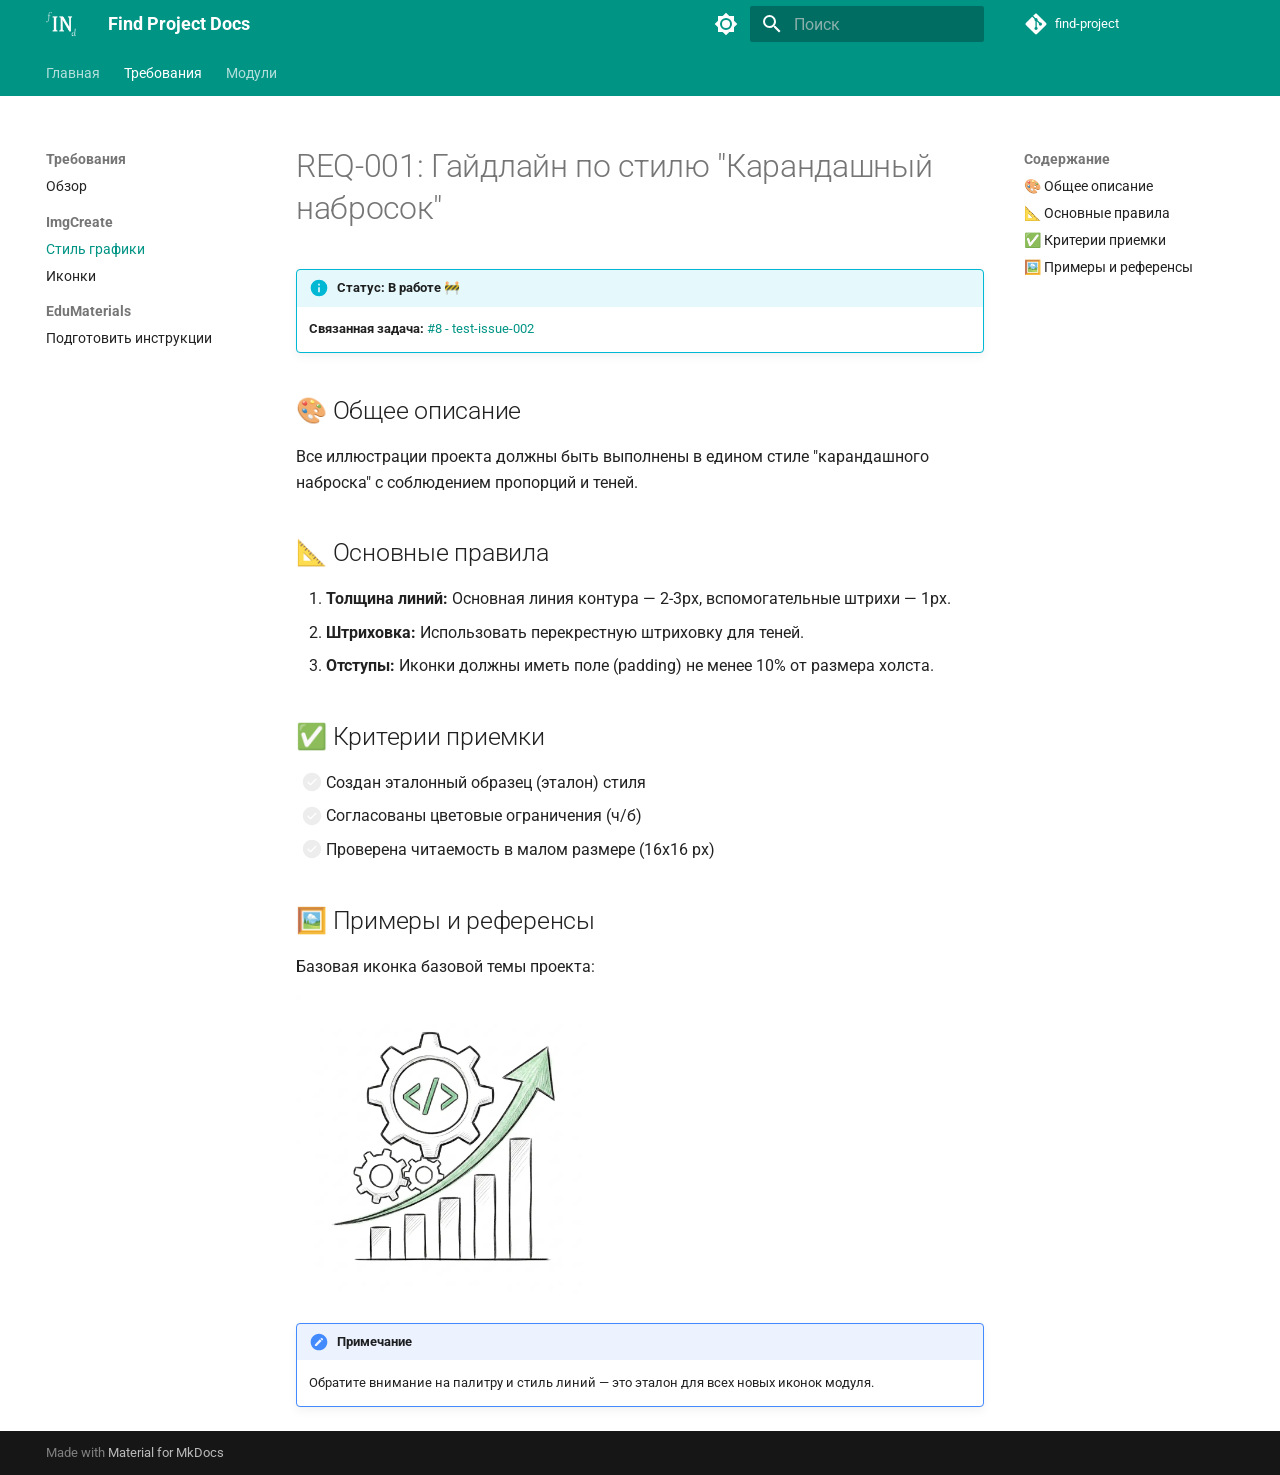
<file: requirements/imgcreate/style-guide/index.html>
<!doctype html>
<html lang="ru" class="no-js">
  <head>
    
      <meta charset="utf-8">
      <meta name="viewport" content="width=device-width,initial-scale=1">
      
      
      
        <link rel="canonical" href="https://find-project-su.github.io/find-project/requirements/imgcreate/style-guide/">
      
      
        <link rel="prev" href="../../">
      
      
        <link rel="next" href="../icons/">
      
      
        
      
      
      <link rel="icon" href="../../../assets/images/favicon.png">
      <meta name="generator" content="mkdocs-1.6.1, mkdocs-material-9.7.7">
    
    
      
        <title>Стиль графики - Find Project Docs</title>
      
    
    
      <link rel="stylesheet" href="../../../assets/stylesheets/main.ec1eaa64.min.css">
      
        
        <link rel="stylesheet" href="../../../assets/stylesheets/palette.ab4e12ef.min.css">
      
      


    
    
      
    
    
      
        
        
        <link rel="preconnect" href="https://fonts.gstatic.com" crossorigin>
        <link rel="stylesheet" href="https://fonts.googleapis.com/css?family=Roboto:300,300i,400,400i,700,700i%7CRoboto+Mono:400,400i,700,700i&display=fallback">
        <style>:root{--md-text-font:"Roboto";--md-code-font:"Roboto Mono"}</style>
      
    
    
      <link rel="stylesheet" href="../../../stylesheets/extra.css">
    
    <script>__md_scope=new URL("../../..",location),__md_hash=e=>[...e].reduce(((e,_)=>(e<<5)-e+_.charCodeAt(0)),0),__md_get=(e,_=localStorage,t=__md_scope)=>JSON.parse(_.getItem(t.pathname+"."+e)),__md_set=(e,_,t=localStorage,a=__md_scope)=>{try{t.setItem(a.pathname+"."+e,JSON.stringify(_))}catch(e){}}</script>
    
      

    
    
  </head>
  
  
    
    
      
    
    
    
    
    <body dir="ltr" data-md-color-scheme="default" data-md-color-primary="teal" data-md-color-accent="indigo">
  
    
    <input class="md-toggle" data-md-toggle="drawer" type="checkbox" id="__drawer" autocomplete="off">
    <input class="md-toggle" data-md-toggle="search" type="checkbox" id="__search" autocomplete="off">
    <label class="md-overlay" for="__drawer"></label>
    <div data-md-component="skip">
      
        
        <a href="#req-001" class="md-skip">
          Перейти к содержанию
        </a>
      
    </div>
    <div data-md-component="announce">
      
    </div>
    
    
      

<header class="md-header" data-md-component="header">
  <nav class="md-header__inner md-grid" aria-label="Верхний колонтитул">
    <a href="../../.." title="Find Project Docs" class="md-header__button md-logo" aria-label="Find Project Docs" data-md-component="logo">
      
  <img src="../../../assets/fINd_logo_project_v02.webp" alt="logo">

    </a>
    <label class="md-header__button md-icon" for="__drawer">
      
      <svg xmlns="http://www.w3.org/2000/svg" viewBox="0 0 24 24"><path d="M3 6h18v2H3zm0 5h18v2H3zm0 5h18v2H3z"/></svg>
    </label>
    <div class="md-header__title" data-md-component="header-title">
      <div class="md-header__ellipsis">
        <div class="md-header__topic">
          <span class="md-ellipsis">
            Find Project Docs
          </span>
        </div>
        <div class="md-header__topic" data-md-component="header-topic">
          <span class="md-ellipsis">
            
              Стиль графики
            
          </span>
        </div>
      </div>
    </div>
    
      
        <form class="md-header__option" data-md-component="palette">
  
    
    
    
    <input class="md-option" data-md-color-media="" data-md-color-scheme="default" data-md-color-primary="teal" data-md-color-accent="indigo"  aria-label="Переключить на темную тему"  type="radio" name="__palette" id="__palette_0">
    
      <label class="md-header__button md-icon" title="Переключить на темную тему" for="__palette_1" hidden>
        <svg xmlns="http://www.w3.org/2000/svg" viewBox="0 0 24 24"><path d="M12 8a4 4 0 0 0-4 4 4 4 0 0 0 4 4 4 4 0 0 0 4-4 4 4 0 0 0-4-4m0 10a6 6 0 0 1-6-6 6 6 0 0 1 6-6 6 6 0 0 1 6 6 6 6 0 0 1-6 6m8-9.31V4h-4.69L12 .69 8.69 4H4v4.69L.69 12 4 15.31V20h4.69L12 23.31 15.31 20H20v-4.69L23.31 12z"/></svg>
      </label>
    
  
    
    
    
    <input class="md-option" data-md-color-media="" data-md-color-scheme="slate" data-md-color-primary="teal" data-md-color-accent="indigo"  aria-label="Переключить на светлую тему"  type="radio" name="__palette" id="__palette_1">
    
      <label class="md-header__button md-icon" title="Переключить на светлую тему" for="__palette_0" hidden>
        <svg xmlns="http://www.w3.org/2000/svg" viewBox="0 0 24 24"><path d="M12 18c-.89 0-1.74-.2-2.5-.55C11.56 16.5 13 14.42 13 12s-1.44-4.5-3.5-5.45C10.26 6.2 11.11 6 12 6a6 6 0 0 1 6 6 6 6 0 0 1-6 6m8-9.31V4h-4.69L12 .69 8.69 4H4v4.69L.69 12 4 15.31V20h4.69L12 23.31 15.31 20H20v-4.69L23.31 12z"/></svg>
      </label>
    
  
</form>
      
    
    
      <script>var palette=__md_get("__palette");if(palette&&palette.color){if("(prefers-color-scheme)"===palette.color.media){var media=matchMedia("(prefers-color-scheme: light)"),input=document.querySelector(media.matches?"[data-md-color-media='(prefers-color-scheme: light)']":"[data-md-color-media='(prefers-color-scheme: dark)']");palette.color.media=input.getAttribute("data-md-color-media"),palette.color.scheme=input.getAttribute("data-md-color-scheme"),palette.color.primary=input.getAttribute("data-md-color-primary"),palette.color.accent=input.getAttribute("data-md-color-accent")}for(var[key,value]of Object.entries(palette.color))document.body.setAttribute("data-md-color-"+key,value)}</script>
    
    
    
      
      
        <label class="md-header__button md-icon" for="__search">
          
          <svg xmlns="http://www.w3.org/2000/svg" viewBox="0 0 24 24"><path d="M9.5 3A6.5 6.5 0 0 1 16 9.5c0 1.61-.59 3.09-1.56 4.23l.27.27h.79l5 5-1.5 1.5-5-5v-.79l-.27-.27A6.52 6.52 0 0 1 9.5 16 6.5 6.5 0 0 1 3 9.5 6.5 6.5 0 0 1 9.5 3m0 2C7 5 5 7 5 9.5S7 14 9.5 14 14 12 14 9.5 12 5 9.5 5"/></svg>
        </label>
        <div class="md-search" data-md-component="search" role="dialog">
  <label class="md-search__overlay" for="__search"></label>
  <div class="md-search__inner" role="search">
    <form class="md-search__form" name="search">
      <input type="text" class="md-search__input" name="query" aria-label="Поиск" placeholder="Поиск" autocapitalize="off" autocorrect="off" autocomplete="off" spellcheck="false" data-md-component="search-query" required>
      <label class="md-search__icon md-icon" for="__search">
        
        <svg xmlns="http://www.w3.org/2000/svg" viewBox="0 0 24 24"><path d="M9.5 3A6.5 6.5 0 0 1 16 9.5c0 1.61-.59 3.09-1.56 4.23l.27.27h.79l5 5-1.5 1.5-5-5v-.79l-.27-.27A6.52 6.52 0 0 1 9.5 16 6.5 6.5 0 0 1 3 9.5 6.5 6.5 0 0 1 9.5 3m0 2C7 5 5 7 5 9.5S7 14 9.5 14 14 12 14 9.5 12 5 9.5 5"/></svg>
        
        <svg xmlns="http://www.w3.org/2000/svg" viewBox="0 0 24 24"><path d="M20 11v2H8l5.5 5.5-1.42 1.42L4.16 12l7.92-7.92L13.5 5.5 8 11z"/></svg>
      </label>
      <nav class="md-search__options" aria-label="Поиск">
        
        <button type="reset" class="md-search__icon md-icon" title="Очистить" aria-label="Очистить" tabindex="-1">
          
          <svg xmlns="http://www.w3.org/2000/svg" viewBox="0 0 24 24"><path d="M19 6.41 17.59 5 12 10.59 6.41 5 5 6.41 10.59 12 5 17.59 6.41 19 12 13.41 17.59 19 19 17.59 13.41 12z"/></svg>
        </button>
      </nav>
      
        <div class="md-search__suggest" data-md-component="search-suggest"></div>
      
    </form>
    <div class="md-search__output">
      <div class="md-search__scrollwrap" tabindex="0" data-md-scrollfix>
        <div class="md-search-result" data-md-component="search-result">
          <div class="md-search-result__meta">
            Инициализация поиска
          </div>
          <ol class="md-search-result__list" role="presentation"></ol>
        </div>
      </div>
    </div>
  </div>
</div>
      
    
    
      <div class="md-header__source">
        <a href="https://github.com/find-project-su/find-project" title="Перейти к репозиторию" class="md-source" data-md-component="source">
  <div class="md-source__icon md-icon">
    
    <svg xmlns="http://www.w3.org/2000/svg" viewBox="0 0 448 512"><!--! Font Awesome Free 7.1.0 by @fontawesome - https://fontawesome.com License - https://fontawesome.com/license/free (Icons: CC BY 4.0, Fonts: SIL OFL 1.1, Code: MIT License) Copyright 2025 Fonticons, Inc.--><path d="M439.6 236.1 244 40.5c-5.4-5.5-12.8-8.5-20.4-8.5s-15 3-20.4 8.4L162.5 81l51.5 51.5c27.1-9.1 52.7 16.8 43.4 43.7l49.7 49.7c34.2-11.8 61.2 31 35.5 56.7-26.5 26.5-70.2-2.9-56-37.3L240.3 199v121.9c25.3 12.5 22.3 41.8 9.1 55-6.4 6.4-15.2 10.1-24.3 10.1s-17.8-3.6-24.3-10.1c-17.6-17.6-11.1-46.9 11.2-56v-123c-20.8-8.5-24.6-30.7-18.6-45L142.6 101 8.5 235.1C3 240.6 0 247.9 0 255.5s3 15 8.5 20.4l195.6 195.7c5.4 5.4 12.7 8.4 20.4 8.4s15-3 20.4-8.4l194.7-194.7c5.4-5.4 8.4-12.8 8.4-20.4s-3-15-8.4-20.4"/></svg>
  </div>
  <div class="md-source__repository">
    find-project
  </div>
</a>
      </div>
    
  </nav>
  
</header>
    
    <div class="md-container" data-md-component="container">
      
      
        
          
            
<nav class="md-tabs" aria-label="Вкладки" data-md-component="tabs">
  <div class="md-grid">
    <ul class="md-tabs__list">
      
        
  
  
  
  
    <li class="md-tabs__item">
      <a href="../../.." class="md-tabs__link">
        
  
  
    
  
  Главная

      </a>
    </li>
  

      
        
  
  
  
    
  
  
    
    
      <li class="md-tabs__item md-tabs__item--active">
        <a href="../../" class="md-tabs__link">
          
  
  
  Требования

        </a>
      </li>
    
  

      
        
  
  
  
  
    
    
      <li class="md-tabs__item">
        <a href="../../../modules/imgcreate/overview/" class="md-tabs__link">
          
  
  
  Модули

        </a>
      </li>
    
  

      
    </ul>
  </div>
</nav>
          
        
      
      <main class="md-main" data-md-component="main">
        <div class="md-main__inner md-grid">
          
            
              
              <div class="md-sidebar md-sidebar--primary" data-md-component="sidebar" data-md-type="navigation" >
                <div class="md-sidebar__scrollwrap">
                  <div class="md-sidebar__inner">
                    


  


<nav class="md-nav md-nav--primary md-nav--lifted" aria-label="Навигация" data-md-level="0">
  <label class="md-nav__title" for="__drawer">
    <a href="../../.." title="Find Project Docs" class="md-nav__button md-logo" aria-label="Find Project Docs" data-md-component="logo">
      
  <img src="../../../assets/fINd_logo_project_v02.webp" alt="logo">

    </a>
    Find Project Docs
  </label>
  
    <div class="md-nav__source">
      <a href="https://github.com/find-project-su/find-project" title="Перейти к репозиторию" class="md-source" data-md-component="source">
  <div class="md-source__icon md-icon">
    
    <svg xmlns="http://www.w3.org/2000/svg" viewBox="0 0 448 512"><!--! Font Awesome Free 7.1.0 by @fontawesome - https://fontawesome.com License - https://fontawesome.com/license/free (Icons: CC BY 4.0, Fonts: SIL OFL 1.1, Code: MIT License) Copyright 2025 Fonticons, Inc.--><path d="M439.6 236.1 244 40.5c-5.4-5.5-12.8-8.5-20.4-8.5s-15 3-20.4 8.4L162.5 81l51.5 51.5c27.1-9.1 52.7 16.8 43.4 43.7l49.7 49.7c34.2-11.8 61.2 31 35.5 56.7-26.5 26.5-70.2-2.9-56-37.3L240.3 199v121.9c25.3 12.5 22.3 41.8 9.1 55-6.4 6.4-15.2 10.1-24.3 10.1s-17.8-3.6-24.3-10.1c-17.6-17.6-11.1-46.9 11.2-56v-123c-20.8-8.5-24.6-30.7-18.6-45L142.6 101 8.5 235.1C3 240.6 0 247.9 0 255.5s3 15 8.5 20.4l195.6 195.7c5.4 5.4 12.7 8.4 20.4 8.4s15-3 20.4-8.4l194.7-194.7c5.4-5.4 8.4-12.8 8.4-20.4s-3-15-8.4-20.4"/></svg>
  </div>
  <div class="md-source__repository">
    find-project
  </div>
</a>
    </div>
  
  <ul class="md-nav__list" data-md-scrollfix>
    
      
      
  
  
  
  
    <li class="md-nav__item">
      <a href="../../.." class="md-nav__link">
        
  
  
  <span class="md-ellipsis">
    
  
    Главная
  

    
  </span>
  
  

      </a>
    </li>
  

    
      
      
  
  
    
  
  
  
    
    
    
    
      
        
        
      
      
        
      
    
    
    <li class="md-nav__item md-nav__item--active md-nav__item--section md-nav__item--nested">
      
        
        
        <input class="md-nav__toggle md-toggle " type="checkbox" id="__nav_2" checked>
        
          
          <label class="md-nav__link" for="__nav_2" id="__nav_2_label" tabindex="">
            
  
  
  <span class="md-ellipsis">
    
  
    Требования
  

    
  </span>
  
  

            <span class="md-nav__icon md-icon"></span>
          </label>
        
        <nav class="md-nav" data-md-level="1" aria-labelledby="__nav_2_label" aria-expanded="true">
          <label class="md-nav__title" for="__nav_2">
            <span class="md-nav__icon md-icon"></span>
            
  
    Требования
  

          </label>
          <ul class="md-nav__list" data-md-scrollfix>
            
              
                
  
  
  
  
    <li class="md-nav__item">
      <a href="../../" class="md-nav__link">
        
  
  
  <span class="md-ellipsis">
    
  
    Обзор
  

    
  </span>
  
  

      </a>
    </li>
  

              
            
              
                
  
  
    
  
  
  
    
    
    
    
      
      
        
          
          
        
      
    
    
    <li class="md-nav__item md-nav__item--active md-nav__item--section md-nav__item--nested">
      
        
        
        <input class="md-nav__toggle md-toggle " type="checkbox" id="__nav_2_2" checked>
        
          
          <label class="md-nav__link" for="__nav_2_2" id="__nav_2_2_label" tabindex="">
            
  
  
  <span class="md-ellipsis">
    
  
    ImgCreate
  

    
  </span>
  
  

            <span class="md-nav__icon md-icon"></span>
          </label>
        
        <nav class="md-nav" data-md-level="2" aria-labelledby="__nav_2_2_label" aria-expanded="true">
          <label class="md-nav__title" for="__nav_2_2">
            <span class="md-nav__icon md-icon"></span>
            
  
    ImgCreate
  

          </label>
          <ul class="md-nav__list" data-md-scrollfix>
            
              
                
  
  
    
  
  
  
    <li class="md-nav__item md-nav__item--active">
      
      <input class="md-nav__toggle md-toggle" type="checkbox" id="__toc">
      
      
        
      
      
        <label class="md-nav__link md-nav__link--active" for="__toc">
          
  
  
  <span class="md-ellipsis">
    
  
    Стиль графики
  

    
  </span>
  
  

          <span class="md-nav__icon md-icon"></span>
        </label>
      
      <a href="./" class="md-nav__link md-nav__link--active">
        
  
  
  <span class="md-ellipsis">
    
  
    Стиль графики
  

    
  </span>
  
  

      </a>
      
        

<nav class="md-nav md-nav--secondary" aria-label="Содержание">
  
  
  
    
  
  
    <label class="md-nav__title" for="__toc">
      <span class="md-nav__icon md-icon"></span>
      Содержание
    </label>
    <ul class="md-nav__list" data-md-component="toc" data-md-scrollfix>
      
        <li class="md-nav__item">
  <a href="#_1" class="md-nav__link">
    <span class="md-ellipsis">
      
        🎨 Общее описание
      
    </span>
  </a>
  
</li>
      
        <li class="md-nav__item">
  <a href="#_2" class="md-nav__link">
    <span class="md-ellipsis">
      
        📐 Основные правила
      
    </span>
  </a>
  
</li>
      
        <li class="md-nav__item">
  <a href="#_3" class="md-nav__link">
    <span class="md-ellipsis">
      
        ✅ Критерии приемки
      
    </span>
  </a>
  
</li>
      
        <li class="md-nav__item">
  <a href="#_4" class="md-nav__link">
    <span class="md-ellipsis">
      
        🖼️ Примеры и референсы
      
    </span>
  </a>
  
</li>
      
    </ul>
  
</nav>
      
    </li>
  

              
            
              
                
  
  
  
  
    <li class="md-nav__item">
      <a href="../icons/" class="md-nav__link">
        
  
  
  <span class="md-ellipsis">
    
  
    Иконки
  

    
  </span>
  
  

      </a>
    </li>
  

              
            
          </ul>
        </nav>
      
    </li>
  

              
            
              
                
  
  
  
  
    
    
    
    
      
      
        
          
          
        
      
    
    
    <li class="md-nav__item md-nav__item--section md-nav__item--nested">
      
        
        
        <input class="md-nav__toggle md-toggle " type="checkbox" id="__nav_2_3" >
        
          
          <label class="md-nav__link" for="__nav_2_3" id="__nav_2_3_label" tabindex="">
            
  
  
  <span class="md-ellipsis">
    
  
    EduMaterials
  

    
  </span>
  
  

            <span class="md-nav__icon md-icon"></span>
          </label>
        
        <nav class="md-nav" data-md-level="2" aria-labelledby="__nav_2_3_label" aria-expanded="false">
          <label class="md-nav__title" for="__nav_2_3">
            <span class="md-nav__icon md-icon"></span>
            
  
    EduMaterials
  

          </label>
          <ul class="md-nav__list" data-md-scrollfix>
            
              
                
  
  
  
  
    <li class="md-nav__item">
      <a href="../../edu/prepare-instructions/" class="md-nav__link">
        
  
  
  <span class="md-ellipsis">
    
  
    Подготовить инструкции
  

    
  </span>
  
  

      </a>
    </li>
  

              
            
          </ul>
        </nav>
      
    </li>
  

              
            
          </ul>
        </nav>
      
    </li>
  

    
      
      
  
  
  
  
    
    
    
    
      
      
        
      
    
    
    <li class="md-nav__item md-nav__item--nested">
      
        
        
        <input class="md-nav__toggle md-toggle " type="checkbox" id="__nav_3" >
        
          
          <label class="md-nav__link" for="__nav_3" id="__nav_3_label" tabindex="0">
            
  
  
  <span class="md-ellipsis">
    
  
    Модули
  

    
  </span>
  
  

            <span class="md-nav__icon md-icon"></span>
          </label>
        
        <nav class="md-nav" data-md-level="1" aria-labelledby="__nav_3_label" aria-expanded="false">
          <label class="md-nav__title" for="__nav_3">
            <span class="md-nav__icon md-icon"></span>
            
  
    Модули
  

          </label>
          <ul class="md-nav__list" data-md-scrollfix>
            
              
                
  
  
  
  
    <li class="md-nav__item">
      <a href="../../../modules/imgcreate/overview/" class="md-nav__link">
        
  
  
  <span class="md-ellipsis">
    
  
    ImgCreate
  

    
  </span>
  
  

      </a>
    </li>
  

              
            
              
                
  
  
  
  
    <li class="md-nav__item">
      <a href="../../../modules/edu/overview/" class="md-nav__link">
        
  
  
  <span class="md-ellipsis">
    
  
    EduMaterials
  

    
  </span>
  
  

      </a>
    </li>
  

              
            
          </ul>
        </nav>
      
    </li>
  

    
  </ul>
</nav>
                  </div>
                </div>
              </div>
            
            
              
              <div class="md-sidebar md-sidebar--secondary" data-md-component="sidebar" data-md-type="toc" >
                <div class="md-sidebar__scrollwrap">
                  <div class="md-sidebar__inner">
                    

<nav class="md-nav md-nav--secondary" aria-label="Содержание">
  
  
  
    
  
  
    <label class="md-nav__title" for="__toc">
      <span class="md-nav__icon md-icon"></span>
      Содержание
    </label>
    <ul class="md-nav__list" data-md-component="toc" data-md-scrollfix>
      
        <li class="md-nav__item">
  <a href="#_1" class="md-nav__link">
    <span class="md-ellipsis">
      
        🎨 Общее описание
      
    </span>
  </a>
  
</li>
      
        <li class="md-nav__item">
  <a href="#_2" class="md-nav__link">
    <span class="md-ellipsis">
      
        📐 Основные правила
      
    </span>
  </a>
  
</li>
      
        <li class="md-nav__item">
  <a href="#_3" class="md-nav__link">
    <span class="md-ellipsis">
      
        ✅ Критерии приемки
      
    </span>
  </a>
  
</li>
      
        <li class="md-nav__item">
  <a href="#_4" class="md-nav__link">
    <span class="md-ellipsis">
      
        🖼️ Примеры и референсы
      
    </span>
  </a>
  
</li>
      
    </ul>
  
</nav>
                  </div>
                </div>
              </div>
            
          
          
            <div class="md-content" data-md-component="content">
              
              <article class="md-content__inner md-typeset">
                
                  


  
  


<h1 id="req-001">REQ-001: Гайдлайн по стилю "Карандашный набросок"</h1>
<div class="admonition info">
<p class="admonition-title">Статус: В работе 🚧</p>
<p><strong>Связанная задача:</strong> <a href="https://github.com/find-project-su/find-project/issues/8">#8 - test-issue-002</a></p>
</div>
<h2 id="_1">🎨 Общее описание</h2>
<p>Все иллюстрации проекта должны быть выполнены в едином стиле "карандашного наброска" с соблюдением пропорций и теней.</p>
<h2 id="_2">📐 Основные правила</h2>
<ol>
<li><strong>Толщина линий:</strong> Основная линия контура — 2-3px, вспомогательные штрихи — 1px.</li>
<li><strong>Штриховка:</strong> Использовать перекрестную штриховку для теней.</li>
<li><strong>Отступы:</strong> Иконки должны иметь поле (padding) не менее 10% от размера холста.</li>
</ol>
<h2 id="_3">✅ Критерии приемки</h2>
<ul class="task-list">
<li class="task-list-item"><label class="task-list-control"><input type="checkbox" disabled/><span class="task-list-indicator"></span></label> Создан эталонный образец (эталон) стиля</li>
<li class="task-list-item"><label class="task-list-control"><input type="checkbox" disabled/><span class="task-list-indicator"></span></label> Согласованы цветовые ограничения (ч/б)</li>
<li class="task-list-item"><label class="task-list-control"><input type="checkbox" disabled/><span class="task-list-indicator"></span></label> Проверена читаемость в малом размере (16x16 px)</li>
</ul>
<h2 id="_4">🖼️ Примеры и референсы</h2>
<p>Базовая иконка базовой темы проекта:</p>
<p><img alt="Иконка базовой темы" src="../../../assets/10002_Development_BaseTheme_Color.webp" width="300" /></p>
<div class="admonition note">
<p class="admonition-title">Примечание</p>
<p>Обратите внимание на палитру и стиль линий — это эталон для всех новых иконок модуля.</p>
</div>












                
              </article>
            </div>
          
          
<script>var target=document.getElementById(location.hash.slice(1));target&&target.name&&(target.checked=target.name.startsWith("__tabbed_"))</script>
        </div>
        
          <button type="button" class="md-top md-icon" data-md-component="top" hidden>
  
  <svg xmlns="http://www.w3.org/2000/svg" viewBox="0 0 24 24"><path d="M13 20h-2V8l-5.5 5.5-1.42-1.42L12 4.16l7.92 7.92-1.42 1.42L13 8z"/></svg>
  К началу
</button>
        
      </main>
      
        <footer class="md-footer">
  
  <div class="md-footer-meta md-typeset">
    <div class="md-footer-meta__inner md-grid">
      <div class="md-copyright">
  
  
    Made with
    <a href="https://squidfunk.github.io/mkdocs-material/" target="_blank" rel="noopener">
      Material for MkDocs
    </a>
  
</div>
      
    </div>
  </div>
</footer>
      
    </div>
    <div class="md-dialog" data-md-component="dialog">
      <div class="md-dialog__inner md-typeset"></div>
    </div>
    
    
    
      
      
      <script id="__config" type="application/json">{"annotate": null, "base": "../../..", "features": ["navigation.tabs", "navigation.sections", "navigation.top", "search.suggest", "search.highlight", "content.code.copy", "content.code.annotate"], "search": "../../../assets/javascripts/workers/search.2c215733.min.js", "tags": null, "translations": {"clipboard.copied": "\u0421\u043a\u043e\u043f\u0438\u0440\u043e\u0432\u0430\u043d\u043e \u0432 \u0431\u0443\u0444\u0435\u0440", "clipboard.copy": "\u041a\u043e\u043f\u0438\u0440\u043e\u0432\u0430\u0442\u044c \u0432 \u0431\u0443\u0444\u0435\u0440", "search.result.more.one": "\u0415\u0449\u0451 1 \u043d\u0430 \u044d\u0442\u043e\u0439 \u0441\u0442\u0440\u0430\u043d\u0438\u0446\u0435", "search.result.more.other": "\u0415\u0449\u0451 # \u043d\u0430 \u044d\u0442\u043e\u0439 \u0441\u0442\u0440\u0430\u043d\u0438\u0446\u0435", "search.result.none": "\u0421\u043e\u0432\u043f\u0430\u0434\u0435\u043d\u0438\u0439 \u043d\u0435 \u043d\u0430\u0439\u0434\u0435\u043d\u043e", "search.result.one": "\u041d\u0430\u0439\u0434\u0435\u043d\u043e 1 \u0441\u043e\u0432\u043f\u0430\u0434\u0435\u043d\u0438\u0435", "search.result.other": "\u041d\u0430\u0439\u0434\u0435\u043d\u043e \u0441\u043e\u0432\u043f\u0430\u0434\u0435\u043d\u0438\u0439: #", "search.result.placeholder": "\u041d\u0430\u0447\u043d\u0438\u0442\u0435 \u043f\u0435\u0447\u0430\u0442\u0430\u0442\u044c \u0434\u043b\u044f \u043f\u043e\u0438\u0441\u043a\u0430", "search.result.term.missing": "\u041e\u0442\u0441\u0443\u0442\u0441\u0442\u0432\u0443\u0435\u0442", "select.version": "\u0412\u044b\u0431\u0435\u0440\u0438\u0442\u0435 \u0432\u0435\u0440\u0441\u0438\u044e"}, "version": null}</script>
    
    
      <script src="../../../assets/javascripts/bundle.d7400e89.min.js"></script>
      
    
  </body>
</html>
</file>
<file: stylesheets/extra.css>
/* Светлая тема: показываем v01, прячем v02 */
[data-md-color-scheme="default"] .logo-dark {
  display: none;
}

/* Тёмная тема: показываем v02, прячем v01 */
[data-md-color-scheme="slate"] .logo-light {
  display: none;
}
</file>
<file: assets/stylesheets/main.ec1eaa64.min.css>
@charset "UTF-8";html{-webkit-text-size-adjust:none;-moz-text-size-adjust:none;text-size-adjust:none;box-sizing:border-box}*,:after,:before{box-sizing:inherit}@media (prefers-reduced-motion){*,:after,:before{transition:none!important}}body{margin:0}a,button,input,label{-webkit-tap-highlight-color:transparent}a{color:inherit;text-decoration:none}hr{border:0;box-sizing:initial;display:block;height:.05rem;overflow:visible;padding:0}small{font-size:80%}sub,sup{line-height:1em}img{border-style:none}table{border-collapse:initial;border-spacing:0}td,th{font-weight:400;vertical-align:top}button{background:#0000;border:0;font-family:inherit;font-size:inherit;margin:0;padding:0}input{border:0;outline:none}:root{--md-primary-fg-color:#4051b5;--md-primary-fg-color--light:#5d6cc0;--md-primary-fg-color--dark:#303fa1;--md-primary-bg-color:#fff;--md-primary-bg-color--light:#ffffffb3;--md-accent-fg-color:#526cfe;--md-accent-fg-color--transparent:#526cfe1a;--md-accent-bg-color:#fff;--md-accent-bg-color--light:#ffffffb3}[data-md-color-scheme=default]{color-scheme:light}[data-md-color-scheme=default] img[src$="#gh-dark-mode-only"],[data-md-color-scheme=default] img[src$="#only-dark"]{display:none}:root,[data-md-color-scheme=default]{--md-hue:225deg;--md-default-fg-color:#000000de;--md-default-fg-color--light:#0000008a;--md-default-fg-color--lighter:#00000052;--md-default-fg-color--lightest:#00000012;--md-default-bg-color:#fff;--md-default-bg-color--light:#ffffffb3;--md-default-bg-color--lighter:#ffffff4d;--md-default-bg-color--lightest:#ffffff1f;--md-code-fg-color:#36464e;--md-code-bg-color:#f5f5f5;--md-code-bg-color--light:#f5f5f5b3;--md-code-bg-color--lighter:#f5f5f54d;--md-code-hl-color:#4287ff;--md-code-hl-color--light:#4287ff1a;--md-code-hl-number-color:#d52a2a;--md-code-hl-special-color:#db1457;--md-code-hl-function-color:#a846b9;--md-code-hl-constant-color:#6e59d9;--md-code-hl-keyword-color:#3f6ec6;--md-code-hl-string-color:#1c7d4d;--md-code-hl-name-color:var(--md-code-fg-color);--md-code-hl-operator-color:var(--md-default-fg-color--light);--md-code-hl-punctuation-color:var(--md-default-fg-color--light);--md-code-hl-comment-color:var(--md-default-fg-color--light);--md-code-hl-generic-color:var(--md-default-fg-color--light);--md-code-hl-variable-color:var(--md-default-fg-color--light);--md-typeset-color:var(--md-default-fg-color);--md-typeset-a-color:var(--md-primary-fg-color);--md-typeset-del-color:#f5503d26;--md-typeset-ins-color:#0bd57026;--md-typeset-kbd-color:#fafafa;--md-typeset-kbd-accent-color:#fff;--md-typeset-kbd-border-color:#b8b8b8;--md-typeset-mark-color:#ffff0080;--md-typeset-table-color:#0000001f;--md-typeset-table-color--light:rgba(0,0,0,.035);--md-admonition-fg-color:var(--md-default-fg-color);--md-admonition-bg-color:var(--md-default-bg-color);--md-warning-fg-color:#000000de;--md-warning-bg-color:#ff9;--md-footer-fg-color:#fff;--md-footer-fg-color--light:#ffffffb3;--md-footer-fg-color--lighter:#ffffff73;--md-footer-bg-color:#000000de;--md-footer-bg-color--dark:#00000052;--md-shadow-z1:0 0.2rem 0.5rem #0000000d,0 0 0.05rem #0000001a;--md-shadow-z2:0 0.2rem 0.5rem #0000001a,0 0 0.05rem #00000040;--md-shadow-z3:0 0.2rem 0.5rem #0003,0 0 0.05rem #00000059}.md-icon svg{fill:currentcolor;display:block;height:1.2rem;width:1.2rem}body{-webkit-font-smoothing:antialiased;-moz-osx-font-smoothing:grayscale;--md-text-font-family:var(--md-text-font,_),-apple-system,BlinkMacSystemFont,Helvetica,Arial,sans-serif;--md-code-font-family:var(--md-code-font,_),SFMono-Regular,Consolas,Menlo,monospace}aside,body,input{font-feature-settings:"kern","liga";color:var(--md-typeset-color);font-family:var(--md-text-font-family)}code,kbd,pre{font-feature-settings:"kern";font-family:var(--md-code-font-family)}:root{--md-typeset-table-sort-icon:url('data:image/svg+xml;charset=utf-8,<svg xmlns="http://www.w3.org/2000/svg" viewBox="0 0 24 24"><path d="m18 21-4-4h3V7h-3l4-4 4 4h-3v10h3M2 19v-2h10v2M2 13v-2h7v2M2 7V5h4v2z"/></svg>');--md-typeset-table-sort-icon--asc:url('data:image/svg+xml;charset=utf-8,<svg xmlns="http://www.w3.org/2000/svg" viewBox="0 0 24 24"><path d="M19 17h3l-4 4-4-4h3V3h2M2 17h10v2H2M6 5v2H2V5m0 6h7v2H2z"/></svg>');--md-typeset-table-sort-icon--desc:url('data:image/svg+xml;charset=utf-8,<svg xmlns="http://www.w3.org/2000/svg" viewBox="0 0 24 24"><path d="M19 7h3l-4-4-4 4h3v14h2M2 17h10v2H2M6 5v2H2V5m0 6h7v2H2z"/></svg>')}.md-typeset{-webkit-print-color-adjust:exact;color-adjust:exact;font-size:.8rem;line-height:1.6;overflow-wrap:break-word}@media print{.md-typeset{font-size:.68rem}}.md-typeset blockquote,.md-typeset dl,.md-typeset figure,.md-typeset ol,.md-typeset pre,.md-typeset ul{margin-bottom:1em;margin-top:1em}.md-typeset h1{color:var(--md-default-fg-color--light);font-size:2em;line-height:1.3;margin:0 0 1.25em}.md-typeset h1,.md-typeset h2{font-weight:300;letter-spacing:-.01em}.md-typeset h2{font-size:1.5625em;line-height:1.4;margin:1.6em 0 .64em}.md-typeset h3{font-size:1.25em;font-weight:400;letter-spacing:-.01em;line-height:1.5;margin:1.6em 0 .8em}.md-typeset h2+h3{margin-top:.8em}.md-typeset h4{font-weight:700;letter-spacing:-.01em;margin:1em 0}.md-typeset h5,.md-typeset h6{color:var(--md-default-fg-color--light);font-size:.8em;font-weight:700;letter-spacing:-.01em;margin:1.25em 0}.md-typeset h5{text-transform:uppercase}.md-typeset h5 code{text-transform:none}.md-typeset hr{border-bottom:.05rem solid var(--md-default-fg-color--lightest);display:flow-root;margin:1.5em 0}.md-typeset a{color:var(--md-typeset-a-color);word-break:break-word}.md-typeset a,.md-typeset a:before{transition:color 125ms}.md-typeset a:focus,.md-typeset a:hover{color:var(--md-accent-fg-color)}.md-typeset a:focus code,.md-typeset a:hover code{background-color:var(--md-accent-fg-color--transparent);color:var(--md-accent-fg-color)}.md-typeset a code{color:var(--md-typeset-a-color)}.md-typeset a.focus-visible{outline-color:var(--md-accent-fg-color);outline-offset:.2rem}.md-typeset code,.md-typeset kbd,.md-typeset pre{color:var(--md-code-fg-color);direction:ltr;font-variant-ligatures:none;transition:background-color 125ms}@media print{.md-typeset code,.md-typeset kbd,.md-typeset pre{white-space:pre-wrap}}.md-typeset code{background-color:var(--md-code-bg-color);border-radius:.1rem;-webkit-box-decoration-break:clone;box-decoration-break:clone;font-size:.85em;padding:0 .2941176471em;transition:color 125ms,background-color 125ms;word-break:break-word}.md-typeset code:not(.focus-visible){-webkit-tap-highlight-color:transparent;outline:none}.md-typeset pre{display:flow-root;line-height:1.4;position:relative}.md-typeset pre>code{-webkit-box-decoration-break:slice;box-decoration-break:slice;box-shadow:none;display:block;margin:0;outline-color:var(--md-accent-fg-color);overflow:auto;padding:.7720588235em 1.1764705882em;scrollbar-color:var(--md-default-fg-color--lighter) #0000;scrollbar-width:thin;touch-action:auto;word-break:normal}.md-typeset pre>code:hover{scrollbar-color:var(--md-accent-fg-color) #0000}.md-typeset pre>code::-webkit-scrollbar{height:.2rem;width:.2rem}.md-typeset pre>code::-webkit-scrollbar-thumb{background-color:var(--md-default-fg-color--lighter)}.md-typeset pre>code::-webkit-scrollbar-thumb:hover{background-color:var(--md-accent-fg-color)}.md-typeset kbd{background-color:var(--md-typeset-kbd-color);border-radius:.1rem;box-shadow:0 .1rem 0 .05rem var(--md-typeset-kbd-border-color),0 .1rem 0 var(--md-typeset-kbd-border-color),0 -.1rem .2rem var(--md-typeset-kbd-accent-color) inset;color:var(--md-default-fg-color);display:inline-block;font-size:.75em;padding:0 .6666666667em;vertical-align:text-top;word-break:break-word}.md-typeset mark{background-color:var(--md-typeset-mark-color);-webkit-box-decoration-break:clone;box-decoration-break:clone;color:inherit;word-break:break-word}.md-typeset abbr{cursor:help;text-decoration:none}.md-typeset [data-preview],.md-typeset abbr{border-bottom:.05rem dotted var(--md-default-fg-color--light)}.md-typeset small{opacity:.75}[dir=ltr] .md-typeset sub,[dir=ltr] .md-typeset sup{margin-left:.078125em}[dir=rtl] .md-typeset sub,[dir=rtl] .md-typeset sup{margin-right:.078125em}[dir=ltr] .md-typeset blockquote{padding-left:.6rem}[dir=rtl] .md-typeset blockquote{padding-right:.6rem}[dir=ltr] .md-typeset blockquote{border-left:.2rem solid var(--md-default-fg-color--lighter)}[dir=rtl] .md-typeset blockquote{border-right:.2rem solid var(--md-default-fg-color--lighter)}.md-typeset blockquote{color:var(--md-default-fg-color--light);margin-left:0;margin-right:0}.md-typeset ul{list-style-type:disc}.md-typeset ul[type]{list-style-type:revert-layer}[dir=ltr] .md-typeset ol,[dir=ltr] .md-typeset ul{margin-left:.625em}[dir=rtl] .md-typeset ol,[dir=rtl] .md-typeset ul{margin-right:.625em}.md-typeset ol,.md-typeset ul{padding:0}.md-typeset ol:not([hidden]),.md-typeset ul:not([hidden]){display:flow-root}.md-typeset ol ol,.md-typeset ul ol{list-style-type:lower-alpha}.md-typeset ol ol ol,.md-typeset ul ol ol{list-style-type:lower-roman}.md-typeset ol ol ol ol,.md-typeset ul ol ol ol{list-style-type:upper-alpha}.md-typeset ol ol ol ol ol,.md-typeset ul ol ol ol ol{list-style-type:upper-roman}.md-typeset ol[type],.md-typeset ul[type]{list-style-type:revert-layer}[dir=ltr] .md-typeset ol li,[dir=ltr] .md-typeset ul li{margin-left:1.25em}[dir=rtl] .md-typeset ol li,[dir=rtl] .md-typeset ul li{margin-right:1.25em}.md-typeset ol li,.md-typeset ul li{margin-bottom:.5em}.md-typeset ol li blockquote,.md-typeset ol li p,.md-typeset ul li blockquote,.md-typeset ul li p{margin:.5em 0}.md-typeset ol li:last-child,.md-typeset ul li:last-child{margin-bottom:0}[dir=ltr] .md-typeset ol li ol,[dir=ltr] .md-typeset ol li ul,[dir=ltr] .md-typeset ul li ol,[dir=ltr] .md-typeset ul li ul{margin-left:.625em}[dir=rtl] .md-typeset ol li ol,[dir=rtl] .md-typeset ol li ul,[dir=rtl] .md-typeset ul li ol,[dir=rtl] .md-typeset ul li ul{margin-right:.625em}.md-typeset ol li ol,.md-typeset ol li ul,.md-typeset ul li ol,.md-typeset ul li ul{margin-bottom:.5em;margin-top:.5em}[dir=ltr] .md-typeset dd{margin-left:1.875em}[dir=rtl] .md-typeset dd{margin-right:1.875em}.md-typeset dd{margin-bottom:1.5em;margin-top:1em}.md-typeset img,.md-typeset svg,.md-typeset video{height:auto;max-width:100%}.md-typeset img[align=left]{margin:1em 1em 1em 0}.md-typeset img[align=right]{margin:1em 0 1em 1em}.md-typeset img[align]:only-child{margin-top:0}.md-typeset figure{display:flow-root;margin:1em auto;max-width:100%;text-align:center;width:fit-content}.md-typeset figure img{display:block;margin:0 auto}.md-typeset figcaption{font-style:italic;margin:1em auto;max-width:24rem}.md-typeset iframe{max-width:100%}.md-typeset table:not([class]){background-color:var(--md-default-bg-color);border:.05rem solid var(--md-typeset-table-color);border-radius:.1rem;display:inline-block;font-size:.64rem;max-width:100%;overflow:auto;touch-action:auto}@media print{.md-typeset table:not([class]){display:table}}.md-typeset table:not([class])+*{margin-top:1.5em}.md-typeset table:not([class]) td>:first-child,.md-typeset table:not([class]) th>:first-child{margin-top:0}.md-typeset table:not([class]) td>:last-child,.md-typeset table:not([class]) th>:last-child{margin-bottom:0}.md-typeset table:not([class]) td:not([align]),.md-typeset table:not([class]) th:not([align]){text-align:left}[dir=rtl] .md-typeset table:not([class]) td:not([align]),[dir=rtl] .md-typeset table:not([class]) th:not([align]){text-align:right}.md-typeset table:not([class]) th{font-weight:700;min-width:5rem;padding:.9375em 1.25em;vertical-align:top}.md-typeset table:not([class]) td{border-top:.05rem solid var(--md-typeset-table-color);padding:.9375em 1.25em;vertical-align:top}.md-typeset table:not([class]) tbody tr{transition:background-color 125ms}.md-typeset table:not([class]) tbody tr:hover{background-color:var(--md-typeset-table-color--light);box-shadow:0 .05rem 0 var(--md-default-bg-color) inset}.md-typeset table:not([class]) a{word-break:normal}.md-typeset table th[role=columnheader]{cursor:pointer}[dir=ltr] .md-typeset table th[role=columnheader]:after{margin-left:.5em}[dir=rtl] .md-typeset table th[role=columnheader]:after{margin-right:.5em}.md-typeset table th[role=columnheader]:after{content:"";display:inline-block;height:1.2em;-webkit-mask-image:var(--md-typeset-table-sort-icon);mask-image:var(--md-typeset-table-sort-icon);-webkit-mask-repeat:no-repeat;mask-repeat:no-repeat;-webkit-mask-size:contain;mask-size:contain;transition:background-color 125ms;vertical-align:text-bottom;width:1.2em}.md-typeset table th[role=columnheader]:hover:after{background-color:var(--md-default-fg-color--lighter)}.md-typeset table th[role=columnheader][aria-sort=ascending]:after{background-color:var(--md-default-fg-color--light);-webkit-mask-image:var(--md-typeset-table-sort-icon--asc);mask-image:var(--md-typeset-table-sort-icon--asc)}.md-typeset table th[role=columnheader][aria-sort=descending]:after{background-color:var(--md-default-fg-color--light);-webkit-mask-image:var(--md-typeset-table-sort-icon--desc);mask-image:var(--md-typeset-table-sort-icon--desc)}.md-typeset__scrollwrap{margin:1em -.8rem;overflow-x:auto;touch-action:auto}.md-typeset__table{display:inline-block;margin-bottom:.5em;padding:0 .8rem}@media print{.md-typeset__table{display:block}}html .md-typeset__table table{display:table;margin:0;overflow:hidden;width:100%}@media screen and (max-width:44.984375em){.md-content__inner>pre{margin:1em -.8rem}.md-content__inner>pre code{border-radius:0}}.md-typeset .md-author{border-radius:100%;display:block;flex-shrink:0;height:1.6rem;overflow:hidden;position:relative;transition:color 125ms,transform 125ms;width:1.6rem}.md-typeset .md-author img{display:block}.md-typeset .md-author--more{background:var(--md-default-fg-color--lightest);color:var(--md-default-fg-color--lighter);font-size:.6rem;font-weight:700;line-height:1.6rem;text-align:center}.md-typeset .md-author--long{height:2.4rem;width:2.4rem}.md-typeset a.md-author{transform:scale(1)}.md-typeset a.md-author img{border-radius:100%;filter:grayscale(100%) opacity(75%);transition:filter 125ms}.md-typeset a.md-author:focus,.md-typeset a.md-author:hover{transform:scale(1.1);z-index:1}.md-typeset a.md-author:focus img,.md-typeset a.md-author:hover img{filter:grayscale(0)}.md-banner{background-color:var(--md-footer-bg-color);color:var(--md-footer-fg-color);overflow:auto}@media print{.md-banner{display:none}}.md-banner--warning{background-color:var(--md-warning-bg-color);color:var(--md-warning-fg-color)}.md-banner__inner{font-size:.7rem;margin:.6rem auto;padding:0 .8rem}[dir=ltr] .md-banner__button{float:right}[dir=rtl] .md-banner__button{float:left}.md-banner__button{color:inherit;cursor:pointer;transition:opacity .25s}.no-js .md-banner__button{display:none}.md-banner__button:hover{opacity:.7}html{font-size:125%;height:100%;overflow-x:hidden}@media screen and (min-width:100em){html{font-size:137.5%}}@media screen and (min-width:125em){html{font-size:150%}}body{background-color:var(--md-default-bg-color);display:flex;flex-direction:column;font-size:.5rem;min-height:100%;position:relative;width:100%}@media print{body{display:block}}@media screen and (max-width:59.984375em){body[data-md-scrolllock]{position:fixed}}.md-grid{margin-left:auto;margin-right:auto;max-width:61rem}.md-container{display:flex;flex-direction:column;flex-grow:1}@media print{.md-container{display:block}}.md-main{flex-grow:1}.md-main__inner{display:flex;height:100%;margin-top:1.5rem}.md-ellipsis{overflow:hidden;text-overflow:ellipsis}.md-toggle{display:none}.md-option{height:0;opacity:0;position:absolute;width:0}.md-option:checked+label:not([hidden]){display:block}.md-option.focus-visible+label{outline-color:var(--md-accent-fg-color);outline-style:auto}.md-skip{background-color:var(--md-default-fg-color);border-radius:.1rem;color:var(--md-default-bg-color);font-size:.64rem;margin:.5rem;opacity:0;outline-color:var(--md-accent-fg-color);padding:.3rem .5rem;position:fixed;transform:translateY(.4rem);z-index:-1}.md-skip:focus{opacity:1;transform:translateY(0);transition:transform .25s cubic-bezier(.4,0,.2,1),opacity 175ms 75ms;z-index:10}@page{margin:25mm}:root{--md-clipboard-icon:url('data:image/svg+xml;charset=utf-8,<svg xmlns="http://www.w3.org/2000/svg" viewBox="0 0 24 24"><path d="M19 21H8V7h11m0-2H8a2 2 0 0 0-2 2v14a2 2 0 0 0 2 2h11a2 2 0 0 0 2-2V7a2 2 0 0 0-2-2m-3-4H4a2 2 0 0 0-2 2v14h2V3h12z"/></svg>')}.md-clipboard{border-radius:.1rem;color:var(--md-default-fg-color--lightest);cursor:pointer;height:1.5em;outline-color:var(--md-accent-fg-color);outline-offset:.1rem;transition:color .25s;width:1.5em;z-index:1}@media print{.md-clipboard{display:none}}.md-clipboard:not(.focus-visible){-webkit-tap-highlight-color:transparent;outline:none}:hover>.md-clipboard{color:var(--md-default-fg-color--light)}.md-clipboard:focus,.md-clipboard:hover{color:var(--md-accent-fg-color)}.md-clipboard:after{background-color:currentcolor;content:"";display:block;height:1.125em;margin:0 auto;-webkit-mask-image:var(--md-clipboard-icon);mask-image:var(--md-clipboard-icon);-webkit-mask-position:center;mask-position:center;-webkit-mask-repeat:no-repeat;mask-repeat:no-repeat;-webkit-mask-size:contain;mask-size:contain;width:1.125em}.md-clipboard--inline{cursor:pointer}.md-clipboard--inline code{transition:color .25s,background-color .25s}.md-clipboard--inline:focus code,.md-clipboard--inline:hover code{background-color:var(--md-accent-fg-color--transparent);color:var(--md-accent-fg-color)}:root{--md-code-select-icon:url('data:image/svg+xml;charset=utf-8,<svg xmlns="http://www.w3.org/2000/svg" viewBox="0 0 24 24"><path d="M19 19h-4v2h4c1.1 0 2-.9 2-2v-4h-2m0-12h-4v2h4v4h2V5c0-1.1-.9-2-2-2M5 5h4V3H5c-1.1 0-2 .9-2 2v4h2m0 6H3v4c0 1.1.9 2 2 2h4v-2H5zm2-4h2v2H7zm4 0h2v2h-2zm4 0h2v2h-2zM7 7h2v2H7zm4 0h2v2h-2zm4 0h2v2h-2zm-8 8h2v2H7zm4 0h2v2h-2zm4 0h2v2h-2z"/></svg>');--md-code-copy-icon:url('data:image/svg+xml;charset=utf-8,<svg xmlns="http://www.w3.org/2000/svg" viewBox="0 0 24 24"><path d="M19 21H8V7h11m0-2H8a2 2 0 0 0-2 2v14a2 2 0 0 0 2 2h11a2 2 0 0 0 2-2V7a2 2 0 0 0-2-2m-3-4H4a2 2 0 0 0-2 2v14h2V3h12z"/></svg>')}.md-typeset .md-code__content{display:grid}.md-code__nav{background-color:var(--md-code-bg-color--lighter);border-radius:.1rem;display:flex;gap:.2rem;padding:.2rem;position:absolute;right:.25em;top:.25em;transition:background-color .25s;z-index:1}:hover>.md-code__nav{background-color:var(--md-code-bg-color--light)}.md-code__button{color:var(--md-default-fg-color--lightest);cursor:pointer;display:block;height:1.5em;outline-color:var(--md-accent-fg-color);outline-offset:.1rem;transition:color .25s;width:1.5em}:hover>*>.md-code__button{color:var(--md-default-fg-color--light)}.md-code__button.focus-visible,.md-code__button:hover{color:var(--md-accent-fg-color)}.md-code__button--active{color:var(--md-default-fg-color)!important}.md-code__button:after{background-color:currentcolor;content:"";display:block;height:1.125em;margin:0 auto;-webkit-mask-position:center;mask-position:center;-webkit-mask-repeat:no-repeat;mask-repeat:no-repeat;-webkit-mask-size:contain;mask-size:contain;width:1.125em}.md-code__button[data-md-type=select]:after{-webkit-mask-image:var(--md-code-select-icon);mask-image:var(--md-code-select-icon)}.md-code__button[data-md-type=copy]:after{-webkit-mask-image:var(--md-code-copy-icon);mask-image:var(--md-code-copy-icon)}@keyframes consent{0%{opacity:0;transform:translateY(100%)}to{opacity:1;transform:translateY(0)}}@keyframes overlay{0%{opacity:0}to{opacity:1}}.md-consent__overlay{animation:overlay .25s both;-webkit-backdrop-filter:blur(.1rem);backdrop-filter:blur(.1rem);background-color:#0000008a;height:100%;opacity:1;position:fixed;top:0;width:100%;z-index:5}.md-consent__inner{animation:consent .5s cubic-bezier(.1,.7,.1,1) both;background-color:var(--md-default-bg-color);border:0;border-radius:.1rem;bottom:0;box-shadow:0 0 .2rem #0000001a,0 .2rem .4rem #0003;max-height:100%;overflow:auto;padding:0;position:fixed;width:100%;z-index:5}.md-consent__form{padding:.8rem}.md-consent__settings{display:none;margin:1em 0}input:checked+.md-consent__settings{display:block}.md-consent__controls{margin-bottom:.8rem}.md-typeset .md-consent__controls .md-button{display:inline}@media screen and (max-width:44.984375em){.md-typeset .md-consent__controls .md-button{display:block;margin-top:.4rem;text-align:center;width:100%}}.md-consent label{cursor:pointer}.md-content{flex-grow:1;min-width:0}.md-content__inner{margin:0 .8rem 1.2rem;padding-top:.6rem}@media screen and (min-width:76.25em){[dir=ltr] .md-sidebar--primary:not([hidden])~.md-content>.md-content__inner{margin-left:1.2rem}[dir=ltr] .md-sidebar--secondary:not([hidden])~.md-content>.md-content__inner,[dir=rtl] .md-sidebar--primary:not([hidden])~.md-content>.md-content__inner{margin-right:1.2rem}[dir=rtl] .md-sidebar--secondary:not([hidden])~.md-content>.md-content__inner{margin-left:1.2rem}}.md-content__inner:before{content:"";display:block;height:.4rem}.md-content__inner>:last-child{margin-bottom:0}[dir=ltr] .md-content__button{float:right}[dir=rtl] .md-content__button{float:left}[dir=ltr] .md-content__button{margin-left:.4rem}[dir=rtl] .md-content__button{margin-right:.4rem}.md-content__button{margin:.4rem 0;padding:0}@media print{.md-content__button{display:none}}.md-typeset .md-content__button{color:var(--md-default-fg-color--lighter)}.md-content__button svg{display:inline;vertical-align:top}[dir=rtl] .md-content__button svg{transform:scaleX(-1)}[dir=ltr] .md-dialog{right:.8rem}[dir=rtl] .md-dialog{left:.8rem}.md-dialog{background-color:var(--md-default-fg-color);border-radius:.1rem;bottom:.8rem;box-shadow:var(--md-shadow-z3);min-width:11.1rem;opacity:0;padding:.4rem .6rem;pointer-events:none;position:fixed;transform:translateY(100%);transition:transform 0ms .4s,opacity .4s;z-index:4}@media print{.md-dialog{display:none}}.md-dialog--active{opacity:1;pointer-events:auto;transform:translateY(0);transition:transform .4s cubic-bezier(.075,.85,.175,1),opacity .4s}.md-dialog__inner{color:var(--md-default-bg-color);font-size:.7rem}.md-feedback{margin:2em 0 1em;text-align:center}.md-feedback fieldset{border:none;margin:0;padding:0}.md-feedback__title{font-weight:700;margin:1em auto}.md-feedback__inner{position:relative}.md-feedback__list{display:flex;flex-wrap:wrap;place-content:baseline center;position:relative}.md-feedback__list:hover .md-icon:not(:disabled){color:var(--md-default-fg-color--lighter)}:disabled .md-feedback__list{min-height:1.8rem}.md-feedback__icon{color:var(--md-default-fg-color--light);cursor:pointer;flex-shrink:0;margin:0 .1rem;transition:color 125ms}.md-feedback__icon:not(:disabled).md-icon:hover{color:var(--md-accent-fg-color)}.md-feedback__icon:disabled{color:var(--md-default-fg-color--lightest);pointer-events:none}.md-feedback__note{opacity:0;position:relative;transform:translateY(.4rem);transition:transform .4s cubic-bezier(.1,.7,.1,1),opacity .15s}.md-feedback__note>*{margin:0 auto;max-width:16rem}:disabled .md-feedback__note{opacity:1;transform:translateY(0)}@media print{.md-feedback{display:none}}.md-footer{background-color:var(--md-footer-bg-color);color:var(--md-footer-fg-color)}@media print{.md-footer{display:none}}.md-footer__inner{justify-content:space-between;overflow:auto;padding:.2rem}.md-footer__inner:not([hidden]){display:flex}.md-footer__link{align-items:end;display:flex;flex-grow:0.01;margin-bottom:.4rem;margin-top:1rem;max-width:100%;outline-color:var(--md-accent-fg-color);overflow:hidden;transition:opacity .25s}.md-footer__link:focus,.md-footer__link:hover{opacity:.7}[dir=rtl] .md-footer__link svg{transform:scaleX(-1)}@media screen and (max-width:44.984375em){.md-footer__link--prev{flex-shrink:0}.md-footer__link--prev .md-footer__title{display:none}}[dir=ltr] .md-footer__link--next{margin-left:auto}[dir=rtl] .md-footer__link--next{margin-right:auto}.md-footer__link--next{text-align:right}[dir=rtl] .md-footer__link--next{text-align:left}.md-footer__title{flex-grow:1;font-size:.9rem;margin-bottom:.7rem;max-width:calc(100% - 2.4rem);padding:0 1rem;white-space:nowrap}.md-footer__button{margin:.2rem;padding:.4rem}.md-footer__direction{font-size:.64rem;opacity:.7}.md-footer-meta{background-color:var(--md-footer-bg-color--dark)}.md-footer-meta__inner{display:flex;flex-wrap:wrap;justify-content:space-between;padding:.2rem}html .md-footer-meta.md-typeset a{color:var(--md-footer-fg-color--light)}html .md-footer-meta.md-typeset a:focus,html .md-footer-meta.md-typeset a:hover{color:var(--md-footer-fg-color)}.md-copyright{color:var(--md-footer-fg-color--lighter);font-size:.64rem;margin:auto .6rem;padding:.4rem 0;width:100%}@media screen and (min-width:45em){.md-copyright{width:auto}}.md-copyright__highlight{color:var(--md-footer-fg-color--light)}.md-social{display:inline-flex;gap:.2rem;margin:0 .4rem;padding:.2rem 0 .6rem}@media screen and (min-width:45em){.md-social{padding:.6rem 0}}.md-social__link{display:inline-block;height:1.6rem;text-align:center;width:1.6rem}.md-social__link:before{line-height:1.9}.md-social__link svg{fill:currentcolor;max-height:.8rem;vertical-align:-25%}.md-typeset .md-button{border:.1rem solid;border-radius:.1rem;color:var(--md-primary-fg-color);cursor:pointer;display:inline-block;font-weight:700;padding:.625em 2em;transition:color 125ms,background-color 125ms,border-color 125ms}.md-typeset .md-button--primary{background-color:var(--md-primary-fg-color);border-color:var(--md-primary-fg-color);color:var(--md-primary-bg-color)}.md-typeset .md-button:focus,.md-typeset .md-button:hover{background-color:var(--md-accent-fg-color);border-color:var(--md-accent-fg-color);color:var(--md-accent-bg-color)}[dir=ltr] .md-typeset .md-input{border-top-left-radius:.1rem}[dir=ltr] .md-typeset .md-input,[dir=rtl] .md-typeset .md-input{border-top-right-radius:.1rem}[dir=rtl] .md-typeset .md-input{border-top-left-radius:.1rem}.md-typeset .md-input{border-bottom:.1rem solid var(--md-default-fg-color--lighter);box-shadow:var(--md-shadow-z1);font-size:.8rem;height:1.8rem;padding:0 .6rem;transition:border .25s,box-shadow .25s}.md-typeset .md-input:focus,.md-typeset .md-input:hover{border-bottom-color:var(--md-accent-fg-color);box-shadow:var(--md-shadow-z2)}.md-typeset .md-input--stretch{width:100%}.md-header{background-color:var(--md-primary-fg-color);box-shadow:0 0 .2rem #0000,0 .2rem .4rem #0000;color:var(--md-primary-bg-color);display:block;left:0;position:sticky;right:0;top:0;z-index:4}@media print{.md-header{display:none}}.md-header[hidden]{transform:translateY(-100%);transition:transform .25s cubic-bezier(.8,0,.6,1),box-shadow .25s}.md-header--shadow{box-shadow:0 0 .2rem #0000001a,0 .2rem .4rem #0003;transition:transform .25s cubic-bezier(.1,.7,.1,1),box-shadow .25s}.md-header__inner{align-items:center;display:flex;padding:0 .2rem}.md-header__button{color:currentcolor;cursor:pointer;margin:.2rem;outline-color:var(--md-accent-fg-color);padding:.4rem;position:relative;transition:opacity .25s;vertical-align:middle;z-index:1}.md-header__button:hover{opacity:.7}.md-header__button:not([hidden]){display:inline-block}.md-header__button:not(.focus-visible){-webkit-tap-highlight-color:transparent;outline:none}.md-header__button.md-logo{margin:.2rem;padding:.4rem}@media screen and (max-width:76.234375em){.md-header__button.md-logo{display:none}}.md-header__button.md-logo img,.md-header__button.md-logo svg{fill:currentcolor;display:block;height:1.2rem;width:auto}@media screen and (min-width:60em){.md-header__button[for=__search]{display:none}}.no-js .md-header__button[for=__search]{display:none}[dir=rtl] .md-header__button[for=__search] svg{transform:scaleX(-1)}@media screen and (min-width:76.25em){.md-header__button[for=__drawer]{display:none}}.md-header__topic{display:flex;max-width:100%;position:absolute;transition:transform .4s cubic-bezier(.1,.7,.1,1),opacity .15s;white-space:nowrap}.md-header__topic+.md-header__topic{opacity:0;pointer-events:none;transform:translateX(1.25rem);transition:transform .4s cubic-bezier(1,.7,.1,.1),opacity .15s;z-index:-1}[dir=rtl] .md-header__topic+.md-header__topic{transform:translateX(-1.25rem)}.md-header__topic:first-child{font-weight:700}[dir=ltr] .md-header__title{margin-left:1rem;margin-right:.4rem}[dir=rtl] .md-header__title{margin-left:.4rem;margin-right:1rem}.md-header__title{flex-grow:1;font-size:.9rem;height:2.4rem;line-height:2.4rem}.md-header__title--active .md-header__topic{opacity:0;pointer-events:none;transform:translateX(-1.25rem);transition:transform .4s cubic-bezier(1,.7,.1,.1),opacity .15s;z-index:-1}[dir=rtl] .md-header__title--active .md-header__topic{transform:translateX(1.25rem)}.md-header__title--active .md-header__topic+.md-header__topic{opacity:1;pointer-events:auto;transform:translateX(0);transition:transform .4s cubic-bezier(.1,.7,.1,1),opacity .15s;z-index:0}.md-header__title>.md-header__ellipsis{height:100%;position:relative;width:100%}.md-header__option{display:flex;flex-shrink:0;max-width:100%;transition:max-width 0ms .25s,opacity .25s .25s;white-space:nowrap}[data-md-toggle=search]:checked~.md-header .md-header__option{max-width:0;opacity:0;transition:max-width 0ms,opacity 0ms}.md-header__option>input{bottom:0}.md-header__source{display:none}@media screen and (min-width:60em){[dir=ltr] .md-header__source{margin-left:1rem}[dir=rtl] .md-header__source{margin-right:1rem}.md-header__source{display:block;max-width:11.7rem;width:11.7rem}}@media screen and (min-width:76.25em){[dir=ltr] .md-header__source{margin-left:1.4rem}[dir=rtl] .md-header__source{margin-right:1.4rem}}.md-meta{color:var(--md-default-fg-color--light);font-size:.7rem;line-height:1.3}.md-meta__list{display:inline-flex;flex-wrap:wrap;list-style:none;margin:0;padding:0}.md-meta__item:not(:last-child):after{content:"·";margin-left:.2rem;margin-right:.2rem}.md-meta__link{color:var(--md-typeset-a-color)}.md-meta__link:focus,.md-meta__link:hover{color:var(--md-accent-fg-color)}.md-draft{background-color:#ff1744;border-radius:.125em;color:#fff;display:inline-block;font-weight:700;padding-left:.5714285714em;padding-right:.5714285714em}:root{--md-nav-icon--prev:url('data:image/svg+xml;charset=utf-8,<svg xmlns="http://www.w3.org/2000/svg" viewBox="0 0 24 24"><path d="M20 11v2H8l5.5 5.5-1.42 1.42L4.16 12l7.92-7.92L13.5 5.5 8 11z"/></svg>');--md-nav-icon--next:url('data:image/svg+xml;charset=utf-8,<svg xmlns="http://www.w3.org/2000/svg" viewBox="0 0 24 24"><path d="M8.59 16.58 13.17 12 8.59 7.41 10 6l6 6-6 6z"/></svg>');--md-toc-icon:url('data:image/svg+xml;charset=utf-8,<svg xmlns="http://www.w3.org/2000/svg" viewBox="0 0 24 24"><path d="M3 9h14V7H3zm0 4h14v-2H3zm0 4h14v-2H3zm16 0h2v-2h-2zm0-10v2h2V7zm0 6h2v-2h-2z"/></svg>')}.md-nav{font-size:.7rem;line-height:1.3}.md-nav__title{color:var(--md-default-fg-color--light);display:block;font-weight:700;overflow:hidden;padding:0 .6rem;text-overflow:ellipsis}.md-nav__title .md-nav__button{display:none}.md-nav__title .md-nav__button img{height:100%;width:auto}.md-nav__title .md-nav__button.md-logo img,.md-nav__title .md-nav__button.md-logo svg{fill:currentcolor;display:block;height:2.4rem;max-width:100%;object-fit:contain;width:auto}.md-nav__list{list-style:none;margin:0;padding:0}.md-nav__link{align-items:flex-start;display:flex;gap:.4rem;margin-top:.625em;scroll-snap-align:start;transition:color 125ms}.md-nav__link--passed,.md-nav__link--passed code{color:var(--md-default-fg-color--light)}.md-nav__item .md-nav__link--active,.md-nav__item .md-nav__link--active code{color:var(--md-typeset-a-color)}.md-nav__link .md-ellipsis{position:relative}.md-nav__link .md-ellipsis code{word-break:normal}[dir=ltr] .md-nav__link .md-icon:last-child{margin-left:auto}[dir=rtl] .md-nav__link .md-icon:last-child{margin-right:auto}.md-nav__link .md-typeset{font-size:.7rem;line-height:1.3}.md-nav__link svg{fill:currentcolor;flex-shrink:0;height:1.3em;position:relative}.md-nav__link[for]:focus,.md-nav__link[for]:hover,.md-nav__link[href]:focus,.md-nav__link[href]:hover{color:var(--md-accent-fg-color);cursor:pointer}.md-nav__link[for]:focus code,.md-nav__link[for]:hover code,.md-nav__link[href]:focus code,.md-nav__link[href]:hover code{background-color:var(--md-accent-fg-color--transparent);color:var(--md-accent-fg-color)}.md-nav__link.focus-visible{outline-color:var(--md-accent-fg-color);outline-offset:.2rem}.md-nav--primary .md-nav__link[for=__toc]{display:none}.md-nav--primary .md-nav__link[for=__toc] .md-icon:after{background-color:currentcolor;display:block;height:100%;-webkit-mask-image:var(--md-toc-icon);mask-image:var(--md-toc-icon);width:100%}.md-nav--primary .md-nav__link[for=__toc]~.md-nav{display:none}.md-nav__container>.md-nav__link{margin-top:0}.md-nav__container>.md-nav__link:first-child{flex-grow:1;min-width:0}.md-nav__icon{flex-shrink:0}.md-nav__source{display:none}@media screen and (max-width:76.234375em){.md-nav--primary,.md-nav--primary .md-nav{background-color:var(--md-default-bg-color);display:flex;flex-direction:column;height:100%;left:0;position:absolute;right:0;top:0;z-index:1}.md-nav--primary .md-nav__item,.md-nav--primary .md-nav__title{font-size:.8rem;line-height:1.5}.md-nav--primary .md-nav__title{background-color:var(--md-default-fg-color--lightest);color:var(--md-default-fg-color--light);cursor:pointer;height:5.6rem;line-height:2.4rem;padding:3rem .8rem .2rem;position:relative;white-space:nowrap}[dir=ltr] .md-nav--primary .md-nav__title .md-nav__icon{left:.4rem}[dir=rtl] .md-nav--primary .md-nav__title .md-nav__icon{right:.4rem}.md-nav--primary .md-nav__title .md-nav__icon{display:block;height:1.2rem;margin:.2rem;position:absolute;top:.4rem;width:1.2rem}.md-nav--primary .md-nav__title .md-nav__icon:after{background-color:currentcolor;content:"";display:block;height:100%;-webkit-mask-image:var(--md-nav-icon--prev);mask-image:var(--md-nav-icon--prev);-webkit-mask-position:center;mask-position:center;-webkit-mask-repeat:no-repeat;mask-repeat:no-repeat;-webkit-mask-size:contain;mask-size:contain;width:100%}.md-nav--primary .md-nav__title~.md-nav__list{background-color:var(--md-default-bg-color);box-shadow:0 .05rem 0 var(--md-default-fg-color--lightest) inset;overflow-y:auto;scroll-snap-type:y mandatory;touch-action:pan-y}.md-nav--primary .md-nav__title~.md-nav__list>:first-child{border-top:0}.md-nav--primary .md-nav__title[for=__drawer]{background-color:var(--md-primary-fg-color);color:var(--md-primary-bg-color);font-weight:700}.md-nav--primary .md-nav__title .md-logo{display:block;left:.2rem;margin:.2rem;padding:.4rem;position:absolute;right:.2rem;top:.2rem}.md-nav--primary .md-nav__list{flex:1}.md-nav--primary .md-nav__item{border-top:.05rem solid var(--md-default-fg-color--lightest)}.md-nav--primary .md-nav__item--active>.md-nav__link{color:var(--md-typeset-a-color)}.md-nav--primary .md-nav__item--active>.md-nav__link:focus,.md-nav--primary .md-nav__item--active>.md-nav__link:hover{color:var(--md-accent-fg-color)}.md-nav--primary .md-nav__link{margin-top:0;padding:.6rem .8rem}.md-nav--primary .md-nav__link svg{margin-top:.1em}.md-nav--primary .md-nav__link>.md-nav__link{padding:0}[dir=ltr] .md-nav--primary .md-nav__link .md-nav__icon{margin-right:-.2rem}[dir=rtl] .md-nav--primary .md-nav__link .md-nav__icon{margin-left:-.2rem}.md-nav--primary .md-nav__link .md-nav__icon{font-size:1.2rem;height:1.2rem;width:1.2rem}.md-nav--primary .md-nav__link .md-nav__icon:after{background-color:currentcolor;content:"";display:block;height:100%;-webkit-mask-image:var(--md-nav-icon--next);mask-image:var(--md-nav-icon--next);-webkit-mask-position:center;mask-position:center;-webkit-mask-repeat:no-repeat;mask-repeat:no-repeat;-webkit-mask-size:contain;mask-size:contain;width:100%}[dir=rtl] .md-nav--primary .md-nav__icon:after{transform:scale(-1)}.md-nav--primary .md-nav--secondary .md-nav{background-color:initial;position:static}[dir=ltr] .md-nav--primary .md-nav--secondary .md-nav .md-nav__link{padding-left:1.4rem}[dir=rtl] .md-nav--primary .md-nav--secondary .md-nav .md-nav__link{padding-right:1.4rem}[dir=ltr] .md-nav--primary .md-nav--secondary .md-nav .md-nav .md-nav__link{padding-left:2rem}[dir=rtl] .md-nav--primary .md-nav--secondary .md-nav .md-nav .md-nav__link{padding-right:2rem}[dir=ltr] .md-nav--primary .md-nav--secondary .md-nav .md-nav .md-nav .md-nav__link{padding-left:2.6rem}[dir=rtl] .md-nav--primary .md-nav--secondary .md-nav .md-nav .md-nav .md-nav__link{padding-right:2.6rem}[dir=ltr] .md-nav--primary .md-nav--secondary .md-nav .md-nav .md-nav .md-nav .md-nav__link{padding-left:3.2rem}[dir=rtl] .md-nav--primary .md-nav--secondary .md-nav .md-nav .md-nav .md-nav .md-nav__link{padding-right:3.2rem}.md-nav--secondary{background-color:initial}.md-nav__toggle~.md-nav{display:flex;opacity:0;transform:translateX(100%);transition:transform .25s cubic-bezier(.8,0,.6,1),opacity 125ms 50ms}[dir=rtl] .md-nav__toggle~.md-nav{transform:translateX(-100%)}.md-nav__toggle:checked~.md-nav{opacity:1;transform:translateX(0);transition:transform .25s cubic-bezier(.4,0,.2,1),opacity 125ms 125ms}.md-nav__toggle:checked~.md-nav>.md-nav__list{backface-visibility:hidden}}@media screen and (max-width:59.984375em){.md-nav--primary .md-nav__link[for=__toc]{display:flex}.md-nav--primary .md-nav__link[for=__toc] .md-icon:after{content:""}.md-nav--primary .md-nav__link[for=__toc]+.md-nav__link{display:none}.md-nav--primary .md-nav__link[for=__toc]~.md-nav{display:flex}.md-nav__source{background-color:var(--md-primary-fg-color--dark);color:var(--md-primary-bg-color);display:block;padding:0 .2rem}}@media screen and (min-width:60em) and (max-width:76.234375em){.md-nav--integrated .md-nav__link[for=__toc]{display:flex}.md-nav--integrated .md-nav__link[for=__toc] .md-icon:after{content:""}.md-nav--integrated .md-nav__link[for=__toc]+.md-nav__link{display:none}.md-nav--integrated .md-nav__link[for=__toc]~.md-nav{display:flex}}@media screen and (min-width:60em){.md-nav{margin-bottom:-.4rem}.md-nav--secondary .md-nav__title{background:var(--md-default-bg-color);box-shadow:0 0 .4rem .4rem var(--md-default-bg-color);position:sticky;top:0;z-index:1}.md-nav--secondary .md-nav__title[for=__toc]{scroll-snap-align:start}.md-nav--secondary .md-nav__title .md-nav__icon{display:none}[dir=ltr] .md-nav--secondary .md-nav__list{padding-left:.6rem}[dir=rtl] .md-nav--secondary .md-nav__list{padding-right:.6rem}.md-nav--secondary .md-nav__list{padding-bottom:.4rem}[dir=ltr] .md-nav--secondary .md-nav__item>.md-nav__link{margin-right:.4rem}[dir=rtl] .md-nav--secondary .md-nav__item>.md-nav__link{margin-left:.4rem}}@media screen and (min-width:76.25em){.md-nav{margin-bottom:-.4rem;transition:max-height .25s cubic-bezier(.86,0,.07,1)}.md-nav--primary .md-nav__title{background:var(--md-default-bg-color);box-shadow:0 0 .4rem .4rem var(--md-default-bg-color);position:sticky;top:0;z-index:1}.md-nav--primary .md-nav__title[for=__drawer]{scroll-snap-align:start}.md-nav--primary .md-nav__title .md-nav__icon{display:none}[dir=ltr] .md-nav--primary .md-nav__list{padding-left:.6rem}[dir=rtl] .md-nav--primary .md-nav__list{padding-right:.6rem}.md-nav--primary .md-nav__list{padding-bottom:.4rem}[dir=ltr] .md-nav--primary .md-nav__item>.md-nav__link{margin-right:.4rem}[dir=rtl] .md-nav--primary .md-nav__item>.md-nav__link{margin-left:.4rem}.md-nav__toggle~.md-nav{display:grid;grid-template-rows:minmax(.4rem,0fr);opacity:0;transition:grid-template-rows .25s cubic-bezier(.86,0,.07,1),opacity .25s,visibility 0ms .25s;visibility:collapse}.md-nav__toggle~.md-nav>.md-nav__list{overflow:hidden}.md-nav__toggle.md-toggle--indeterminate~.md-nav,.md-nav__toggle:checked~.md-nav{grid-template-rows:minmax(.4rem,1fr);opacity:1;transition:grid-template-rows .25s cubic-bezier(.86,0,.07,1),opacity .15s .1s,visibility 0ms;visibility:visible}.md-nav__toggle.md-toggle--indeterminate~.md-nav{transition:none}.md-nav__item--nested>.md-nav>.md-nav__title{display:none}.md-nav__item--section{display:block;margin:1.25em 0}.md-nav__item--section:last-child{margin-bottom:0}.md-nav__item--section>.md-nav__link{font-weight:700}.md-nav__item--section>.md-nav__link[for]{color:var(--md-default-fg-color--light)}.md-nav__item--section>.md-nav__link:not(.md-nav__container){pointer-events:none}.md-nav__item--section>.md-nav__link .md-icon,.md-nav__item--section>.md-nav__link>[for]{display:none}[dir=ltr] .md-nav__item--section>.md-nav{margin-left:-.6rem}[dir=rtl] .md-nav__item--section>.md-nav{margin-right:-.6rem}.md-nav__item--section>.md-nav{display:block;opacity:1;visibility:visible}.md-nav__item--section>.md-nav>.md-nav__list>.md-nav__item{padding:0}.md-nav__icon{border-radius:100%;height:.9rem;transition:background-color .25s;width:.9rem}.md-nav__icon:hover{background-color:var(--md-accent-fg-color--transparent)}.md-nav__icon:after{background-color:currentcolor;border-radius:100%;content:"";display:inline-block;height:100%;-webkit-mask-image:var(--md-nav-icon--next);mask-image:var(--md-nav-icon--next);-webkit-mask-position:center;mask-position:center;-webkit-mask-repeat:no-repeat;mask-repeat:no-repeat;-webkit-mask-size:contain;mask-size:contain;transition:transform .25s;vertical-align:-.1rem;width:100%}[dir=rtl] .md-nav__icon:after{transform:rotate(180deg)}.md-nav__item--nested .md-nav__toggle:checked~.md-nav__link .md-nav__icon:after,.md-nav__item--nested .md-toggle--indeterminate~.md-nav__link .md-nav__icon:after{transform:rotate(90deg)}.md-nav--lifted>.md-nav__list>.md-nav__item,.md-nav--lifted>.md-nav__title{display:none}.md-nav--lifted>.md-nav__list>.md-nav__item--active{display:block}.md-nav--lifted>.md-nav__list>.md-nav__item--active>.md-nav__link{background:var(--md-default-bg-color);box-shadow:0 0 .4rem .4rem var(--md-default-bg-color);margin-top:0;position:sticky;top:0;z-index:1}.md-nav--lifted>.md-nav__list>.md-nav__item--active>.md-nav__link:not(.md-nav__container){pointer-events:none}.md-nav--lifted>.md-nav__list>.md-nav__item--active.md-nav__item--section{margin:0}[dir=ltr] .md-nav--lifted>.md-nav__list>.md-nav__item>.md-nav:not(.md-nav--secondary){margin-left:-.6rem}[dir=rtl] .md-nav--lifted>.md-nav__list>.md-nav__item>.md-nav:not(.md-nav--secondary){margin-right:-.6rem}.md-nav--lifted>.md-nav__list>.md-nav__item>[for]{color:var(--md-default-fg-color--light)}.md-nav--lifted .md-nav[data-md-level="1"]{grid-template-rows:minmax(.4rem,1fr);opacity:1;visibility:visible}[dir=ltr] .md-nav--integrated>.md-nav__list>.md-nav__item--active .md-nav--secondary{border-left:.05rem solid var(--md-primary-fg-color)}[dir=rtl] .md-nav--integrated>.md-nav__list>.md-nav__item--active .md-nav--secondary{border-right:.05rem solid var(--md-primary-fg-color)}.md-nav--integrated>.md-nav__list>.md-nav__item--active .md-nav--secondary{display:block;margin-bottom:1.25em;opacity:1;visibility:visible}.md-nav--integrated>.md-nav__list>.md-nav__item--active .md-nav--secondary>.md-nav__list{overflow:visible;padding-bottom:0}.md-nav--integrated>.md-nav__list>.md-nav__item--active .md-nav--secondary>.md-nav__title{display:none}}.md-pagination{font-size:.8rem;font-weight:700;gap:.4rem}.md-pagination,.md-pagination>*{align-items:center;display:flex;justify-content:center}.md-pagination>*{border-radius:.2rem;height:1.8rem;min-width:1.8rem;text-align:center}.md-pagination__current{background-color:var(--md-default-fg-color--lightest);color:var(--md-default-fg-color--light)}.md-pagination__link{transition:color 125ms,background-color 125ms}.md-pagination__link:focus,.md-pagination__link:hover{background-color:var(--md-accent-fg-color--transparent);color:var(--md-accent-fg-color)}.md-pagination__link:focus svg,.md-pagination__link:hover svg{color:var(--md-accent-fg-color)}.md-pagination__link.focus-visible{outline-color:var(--md-accent-fg-color);outline-offset:.2rem}.md-pagination__link svg{fill:currentcolor;color:var(--md-default-fg-color--lighter);display:block;max-height:100%;width:1.2rem}:root{--md-path-icon:url('data:image/svg+xml;charset=utf-8,<svg xmlns="http://www.w3.org/2000/svg" viewBox="0 0 24 24"><path d="M8.59 16.58 13.17 12 8.59 7.41 10 6l6 6-6 6z"/></svg>')}.md-path{font-size:.7rem;margin:0 .8rem;overflow:auto;padding-top:1.2rem}.md-path:not([hidden]){display:block}@media screen and (min-width:76.25em){.md-path{margin:0 1.2rem}}.md-path__list{align-items:center;display:flex;gap:.2rem;list-style:none;margin:0;padding:0}.md-path__item:not(:first-child){display:inline-flex;gap:.2rem;white-space:nowrap}.md-path__item:not(:first-child):before{background-color:var(--md-default-fg-color--lighter);content:"";display:inline;height:.8rem;-webkit-mask-image:var(--md-path-icon);mask-image:var(--md-path-icon);width:.8rem}.md-path__link{align-items:center;color:var(--md-default-fg-color--light);display:flex}.md-path__link:focus,.md-path__link:hover{color:var(--md-accent-fg-color)}:root{--md-post-pin-icon:url('data:image/svg+xml;charset=utf-8,<svg xmlns="http://www.w3.org/2000/svg" viewBox="0 0 24 24"><path d="M16 12V4h1V2H7v2h1v8l-2 2v2h5.2v6h1.6v-6H18v-2z"/></svg>')}.md-post__back{border-bottom:.05rem solid var(--md-default-fg-color--lightest);margin-bottom:1.2rem;padding-bottom:1.2rem}@media screen and (max-width:76.234375em){.md-post__back{display:none}}[dir=rtl] .md-post__back svg{transform:scaleX(-1)}.md-post__authors{display:flex;flex-direction:column;gap:.6rem;margin:0 .6rem 1.2rem}.md-post .md-post__meta a{transition:color 125ms}.md-post .md-post__meta a:focus,.md-post .md-post__meta a:hover{color:var(--md-accent-fg-color)}.md-post__title{color:var(--md-default-fg-color--light);font-weight:700}.md-post--excerpt{margin-bottom:3.2rem}.md-post--excerpt .md-post__header{align-items:center;display:flex;gap:.6rem;min-height:1.6rem}.md-post--excerpt .md-post__authors{align-items:center;display:inline-flex;flex-direction:row;gap:.2rem;margin:0;min-height:2.4rem}[dir=ltr] .md-post--excerpt .md-post__meta .md-meta__list{margin-right:.4rem}[dir=rtl] .md-post--excerpt .md-post__meta .md-meta__list{margin-left:.4rem}.md-post--excerpt .md-post__content>:first-child{--md-scroll-margin:6rem;margin-top:0}.md-post>.md-nav--secondary{margin:1em 0}.md-pin{background:var(--md-default-fg-color--lightest);border-radius:1rem;margin-top:-.05rem;padding:.2rem}.md-pin:after{background-color:currentcolor;content:"";display:block;height:.6rem;margin:0 auto;-webkit-mask-image:var(--md-post-pin-icon);mask-image:var(--md-post-pin-icon);-webkit-mask-position:center;mask-position:center;-webkit-mask-repeat:no-repeat;mask-repeat:no-repeat;-webkit-mask-size:contain;mask-size:contain;width:.6rem}.md-profile{align-items:center;display:flex;font-size:.7rem;gap:.6rem;line-height:1.4;width:100%}.md-profile__description{flex-grow:1}.md-content--post{display:flex}@media screen and (max-width:76.234375em){.md-content--post{flex-flow:column-reverse}}.md-content--post>.md-content__inner{flex-grow:1;min-width:0}@media screen and (min-width:76.25em){[dir=ltr] .md-content--post>.md-content__inner{margin-left:1.2rem}[dir=rtl] .md-content--post>.md-content__inner{margin-right:1.2rem}}@media screen and (max-width:76.234375em){.md-sidebar.md-sidebar--post{padding:0;position:static;width:100%}.md-sidebar.md-sidebar--post .md-sidebar__scrollwrap{overflow:visible}.md-sidebar.md-sidebar--post .md-sidebar__inner{padding:0}.md-sidebar.md-sidebar--post .md-post__meta{margin-left:.6rem;margin-right:.6rem}.md-sidebar.md-sidebar--post .md-nav__item{border:none;display:inline}.md-sidebar.md-sidebar--post .md-nav__list{display:inline-flex;flex-wrap:wrap;gap:.6rem;padding-bottom:.6rem;padding-top:.6rem}.md-sidebar.md-sidebar--post .md-nav__link{padding:0}.md-sidebar.md-sidebar--post .md-nav{height:auto;margin-bottom:0;position:static}}:root{--md-progress-value:0;--md-progress-delay:400ms}.md-progress{background:var(--md-primary-bg-color);height:.075rem;opacity:min(clamp(0,var(--md-progress-value),1),clamp(0,100 - var(--md-progress-value),1));position:fixed;top:0;transform:scaleX(calc(var(--md-progress-value)*1%));transform-origin:left;transition:transform .5s cubic-bezier(.19,1,.22,1),opacity .25s var(--md-progress-delay);width:100%;z-index:4}:root{--md-search-result-icon:url('data:image/svg+xml;charset=utf-8,<svg xmlns="http://www.w3.org/2000/svg" viewBox="0 0 24 24"><path d="M14 2H6a2 2 0 0 0-2 2v16a2 2 0 0 0 2 2h7c-.41-.25-.8-.56-1.14-.9-.33-.33-.61-.7-.86-1.1H6V4h7v5h5v1.18c.71.16 1.39.43 2 .82V8zm6.31 16.9c1.33-2.11.69-4.9-1.4-6.22-2.11-1.33-4.91-.68-6.22 1.4-1.34 2.11-.69 4.89 1.4 6.22 1.46.93 3.32.93 4.79.02L22 23.39 23.39 22zm-3.81.1a2.5 2.5 0 0 1-2.5-2.5 2.5 2.5 0 0 1 2.5-2.5 2.5 2.5 0 0 1 2.5 2.5 2.5 2.5 0 0 1-2.5 2.5"/></svg>')}.md-search{position:relative}@media screen and (min-width:60em){.md-search{padding:.2rem 0}}.no-js .md-search{display:none}.md-search__overlay{opacity:0;z-index:1}@media screen and (max-width:59.984375em){[dir=ltr] .md-search__overlay{left:-2.2rem}[dir=rtl] .md-search__overlay{right:-2.2rem}.md-search__overlay{background-color:var(--md-default-bg-color);border-radius:1rem;height:2rem;overflow:hidden;pointer-events:none;position:absolute;top:-1rem;transform-origin:center;transition:transform .3s .1s,opacity .2s .2s;width:2rem}[data-md-toggle=search]:checked~.md-header .md-search__overlay{opacity:1;transition:transform .4s,opacity .1s}}@media screen and (min-width:60em){[dir=ltr] .md-search__overlay{left:0}[dir=rtl] .md-search__overlay{right:0}.md-search__overlay{background-color:#0000008a;cursor:pointer;height:0;position:fixed;top:0;transition:width 0ms .25s,height 0ms .25s,opacity .25s;width:0}[data-md-toggle=search]:checked~.md-header .md-search__overlay{height:200vh;opacity:1;transition:width 0ms,height 0ms,opacity .25s;width:100%}}@media screen and (max-width:29.984375em){[data-md-toggle=search]:checked~.md-header .md-search__overlay{transform:scale(45)}}@media screen and (min-width:30em) and (max-width:44.984375em){[data-md-toggle=search]:checked~.md-header .md-search__overlay{transform:scale(60)}}@media screen and (min-width:45em) and (max-width:59.984375em){[data-md-toggle=search]:checked~.md-header .md-search__overlay{transform:scale(75)}}.md-search__inner{backface-visibility:hidden}@media screen and (max-width:59.984375em){[dir=ltr] .md-search__inner{left:0}[dir=rtl] .md-search__inner{right:0}.md-search__inner{height:0;opacity:0;overflow:hidden;position:fixed;top:0;transform:translateX(5%);transition:width 0ms .3s,height 0ms .3s,transform .15s cubic-bezier(.4,0,.2,1) .15s,opacity .15s .15s;width:0;z-index:2}[dir=rtl] .md-search__inner{transform:translateX(-5%)}[data-md-toggle=search]:checked~.md-header .md-search__inner{height:100%;opacity:1;transform:translateX(0);transition:width 0ms 0ms,height 0ms 0ms,transform .15s cubic-bezier(.1,.7,.1,1) .15s,opacity .15s .15s;width:100%}}@media screen and (min-width:60em){[dir=ltr] .md-search__inner{float:right}[dir=rtl] .md-search__inner{float:left}.md-search__inner{padding:.1rem 0;position:relative;transition:width .25s cubic-bezier(.1,.7,.1,1);width:11.7rem}}@media screen and (min-width:60em) and (max-width:76.234375em){[data-md-toggle=search]:checked~.md-header .md-search__inner{width:23.4rem}}@media screen and (min-width:76.25em){[data-md-toggle=search]:checked~.md-header .md-search__inner{width:34.4rem}}.md-search__form{background-color:var(--md-default-bg-color);box-shadow:0 0 .6rem #0000;height:2.4rem;position:relative;transition:color .25s,background-color .25s;z-index:2}@media screen and (min-width:60em){.md-search__form{background-color:#00000042;border-radius:.1rem;height:1.8rem}.md-search__form:hover{background-color:#ffffff1f}}[data-md-toggle=search]:checked~.md-header .md-search__form{background-color:var(--md-default-bg-color);border-radius:.1rem .1rem 0 0;box-shadow:0 0 .6rem #00000012;color:var(--md-default-fg-color)}[dir=ltr] .md-search__input{padding-left:3.6rem;padding-right:2.2rem}[dir=rtl] .md-search__input{padding-left:2.2rem;padding-right:3.6rem}.md-search__input{background:#0000;font-size:.9rem;height:100%;position:relative;text-overflow:ellipsis;width:100%;z-index:2}.md-search__input::placeholder{transition:color .25s}.md-search__input::placeholder,.md-search__input~.md-search__icon{color:var(--md-default-fg-color--light)}.md-search__input::-ms-clear{display:none}@media screen and (max-width:59.984375em){.md-search__input{font-size:.9rem;height:2.4rem;width:100%}}@media screen and (min-width:60em){[dir=ltr] .md-search__input{padding-left:2.2rem}[dir=rtl] .md-search__input{padding-right:2.2rem}.md-search__input{color:inherit;font-size:.8rem}.md-search__input::placeholder{color:var(--md-primary-bg-color--light)}.md-search__input+.md-search__icon{color:var(--md-primary-bg-color)}[data-md-toggle=search]:checked~.md-header .md-search__input{text-overflow:clip}[data-md-toggle=search]:checked~.md-header .md-search__input+.md-search__icon{color:var(--md-default-fg-color--light)}[data-md-toggle=search]:checked~.md-header .md-search__input::placeholder{color:#0000}}.md-search__icon{cursor:pointer;display:inline-block;height:1.2rem;transition:color .25s,opacity .25s;width:1.2rem}.md-search__icon:hover{opacity:.7}[dir=ltr] .md-search__icon[for=__search]{left:.5rem}[dir=rtl] .md-search__icon[for=__search]{right:.5rem}.md-search__icon[for=__search]{position:absolute;top:.3rem;z-index:2}[dir=rtl] .md-search__icon[for=__search] svg{transform:scaleX(-1)}@media screen and (max-width:59.984375em){[dir=ltr] .md-search__icon[for=__search]{left:.8rem}[dir=rtl] .md-search__icon[for=__search]{right:.8rem}.md-search__icon[for=__search]{top:.6rem}.md-search__icon[for=__search] svg:first-child{display:none}}@media screen and (min-width:60em){.md-search__icon[for=__search]{pointer-events:none}.md-search__icon[for=__search] svg:last-child{display:none}}[dir=ltr] .md-search__options{right:.5rem}[dir=rtl] .md-search__options{left:.5rem}.md-search__options{pointer-events:none;position:absolute;top:.3rem;z-index:2}@media screen and (max-width:59.984375em){[dir=ltr] .md-search__options{right:.8rem}[dir=rtl] .md-search__options{left:.8rem}.md-search__options{top:.6rem}}[dir=ltr] .md-search__options>.md-icon{margin-left:.2rem}[dir=rtl] .md-search__options>.md-icon{margin-right:.2rem}.md-search__options>.md-icon{color:var(--md-default-fg-color--light);opacity:0;transform:scale(.75);transition:transform .15s cubic-bezier(.1,.7,.1,1),opacity .15s}.md-search__options>.md-icon:not(.focus-visible){-webkit-tap-highlight-color:transparent;outline:none}[data-md-toggle=search]:checked~.md-header .md-search__input:valid~.md-search__options>.md-icon{opacity:1;pointer-events:auto;transform:scale(1)}[data-md-toggle=search]:checked~.md-header .md-search__input:valid~.md-search__options>.md-icon:hover{opacity:.7}[dir=ltr] .md-search__suggest{padding-left:3.6rem;padding-right:2.2rem}[dir=rtl] .md-search__suggest{padding-left:2.2rem;padding-right:3.6rem}.md-search__suggest{align-items:center;color:var(--md-default-fg-color--lighter);display:flex;font-size:.9rem;height:100%;opacity:0;position:absolute;top:0;transition:opacity 50ms;white-space:pre;width:100%}@media screen and (min-width:60em){[dir=ltr] .md-search__suggest{padding-left:2.2rem}[dir=rtl] .md-search__suggest{padding-right:2.2rem}.md-search__suggest{font-size:.8rem}}[data-md-toggle=search]:checked~.md-header .md-search__suggest{opacity:1;transition:opacity .3s .1s}[dir=ltr] .md-search__output{border-bottom-left-radius:.1rem}[dir=ltr] .md-search__output,[dir=rtl] .md-search__output{border-bottom-right-radius:.1rem}[dir=rtl] .md-search__output{border-bottom-left-radius:.1rem}.md-search__output{overflow:hidden;position:absolute;width:100%;z-index:1}@media screen and (max-width:59.984375em){.md-search__output{bottom:0;top:2.4rem}}@media screen and (min-width:60em){.md-search__output{opacity:0;top:1.9rem;transition:opacity .4s}[data-md-toggle=search]:checked~.md-header .md-search__output{box-shadow:var(--md-shadow-z3);opacity:1}}.md-search__scrollwrap{backface-visibility:hidden;background-color:var(--md-default-bg-color);height:100%;overflow-y:auto;touch-action:pan-y}@media (-webkit-max-device-pixel-ratio:1),(max-resolution:1dppx){.md-search__scrollwrap{transform:translateZ(0)}}@media screen and (min-width:60em) and (max-width:76.234375em){.md-search__scrollwrap{width:23.4rem}}@media screen and (min-width:76.25em){.md-search__scrollwrap{width:34.4rem}}@media screen and (min-width:60em){.md-search__scrollwrap{max-height:0;scrollbar-color:var(--md-default-fg-color--lighter) #0000;scrollbar-width:thin}[data-md-toggle=search]:checked~.md-header .md-search__scrollwrap{max-height:75vh}.md-search__scrollwrap:hover{scrollbar-color:var(--md-accent-fg-color) #0000}.md-search__scrollwrap::-webkit-scrollbar{height:.2rem;width:.2rem}.md-search__scrollwrap::-webkit-scrollbar-thumb{background-color:var(--md-default-fg-color--lighter)}.md-search__scrollwrap::-webkit-scrollbar-thumb:hover{background-color:var(--md-accent-fg-color)}}.md-search-result{color:var(--md-default-fg-color);word-break:break-word}.md-search-result__meta{background-color:var(--md-default-fg-color--lightest);color:var(--md-default-fg-color--light);font-size:.64rem;line-height:1.8rem;padding:0 .8rem;scroll-snap-align:start}@media screen and (min-width:60em){[dir=ltr] .md-search-result__meta{padding-left:2.2rem}[dir=rtl] .md-search-result__meta{padding-right:2.2rem}}.md-search-result__list{list-style:none;margin:0;padding:0;-webkit-user-select:none;user-select:none}.md-search-result__item{box-shadow:0 -.05rem var(--md-default-fg-color--lightest)}.md-search-result__item:first-child{box-shadow:none}.md-search-result__link{display:block;outline:none;scroll-snap-align:start;transition:background-color .25s}.md-search-result__link:focus,.md-search-result__link:hover{background-color:var(--md-accent-fg-color--transparent)}.md-search-result__link:last-child p:last-child{margin-bottom:.6rem}.md-search-result__more>summary{cursor:pointer;display:block;outline:none;position:sticky;scroll-snap-align:start;top:0;z-index:1}.md-search-result__more>summary::marker{display:none}.md-search-result__more>summary::-webkit-details-marker{display:none}.md-search-result__more>summary>div{color:var(--md-typeset-a-color);font-size:.64rem;padding:.75em .8rem;transition:color .25s,background-color .25s}@media screen and (min-width:60em){[dir=ltr] .md-search-result__more>summary>div{padding-left:2.2rem}[dir=rtl] .md-search-result__more>summary>div{padding-right:2.2rem}}.md-search-result__more>summary:focus>div,.md-search-result__more>summary:hover>div{background-color:var(--md-accent-fg-color--transparent);color:var(--md-accent-fg-color)}.md-search-result__more[open]>summary{background-color:var(--md-default-bg-color)}.md-search-result__article{overflow:hidden;padding:0 .8rem;position:relative}@media screen and (min-width:60em){[dir=ltr] .md-search-result__article{padding-left:2.2rem}[dir=rtl] .md-search-result__article{padding-right:2.2rem}}[dir=ltr] .md-search-result__icon{left:0}[dir=rtl] .md-search-result__icon{right:0}.md-search-result__icon{color:var(--md-default-fg-color--light);height:1.2rem;margin:.5rem;position:absolute;width:1.2rem}@media screen and (max-width:59.984375em){.md-search-result__icon{display:none}}.md-search-result__icon:after{background-color:currentcolor;content:"";display:inline-block;height:100%;-webkit-mask-image:var(--md-search-result-icon);mask-image:var(--md-search-result-icon);-webkit-mask-position:center;mask-position:center;-webkit-mask-repeat:no-repeat;mask-repeat:no-repeat;-webkit-mask-size:contain;mask-size:contain;width:100%}[dir=rtl] .md-search-result__icon:after{transform:scaleX(-1)}.md-search-result .md-typeset{color:var(--md-default-fg-color--light);font-size:.64rem;line-height:1.6}.md-search-result .md-typeset h1{color:var(--md-default-fg-color);font-size:.8rem;font-weight:400;line-height:1.4;margin:.55rem 0}.md-search-result .md-typeset h1 mark{text-decoration:none}.md-search-result .md-typeset h2{color:var(--md-default-fg-color);font-size:.64rem;font-weight:700;line-height:1.6;margin:.5em 0}.md-search-result .md-typeset h2 mark{text-decoration:none}.md-search-result__terms{color:var(--md-default-fg-color);display:block;font-size:.64rem;font-style:italic;margin:.5em 0}.md-search-result mark{background-color:initial;color:var(--md-accent-fg-color);text-decoration:underline}.md-select{position:relative;z-index:1}.md-select__inner{background-color:var(--md-default-bg-color);border-radius:.1rem;box-shadow:var(--md-shadow-z2);color:var(--md-default-fg-color);left:50%;margin-top:.2rem;max-height:0;opacity:0;position:absolute;top:calc(100% - .2rem);transform:translate3d(-50%,.3rem,0);transition:transform .25s 375ms,opacity .25s .25s,max-height 0ms .5s}.md-select:focus-within .md-select__inner,.md-select:hover .md-select__inner{max-height:10rem;opacity:1;transform:translate3d(-50%,0,0);transition:transform .25s cubic-bezier(.1,.7,.1,1),opacity .25s,max-height 0ms}.md-select__inner:after{border-bottom:.2rem solid #0000;border-bottom-color:var(--md-default-bg-color);border-left:.2rem solid #0000;border-right:.2rem solid #0000;border-top:0;content:"";height:0;left:50%;margin-left:-.2rem;margin-top:-.2rem;position:absolute;top:0;width:0}.md-select__list{border-radius:.1rem;font-size:.8rem;list-style-type:none;margin:0;max-height:inherit;overflow:auto;padding:0}.md-select__item{line-height:1.8rem}[dir=ltr] .md-select__link{padding-left:.6rem;padding-right:1.2rem}[dir=rtl] .md-select__link{padding-left:1.2rem;padding-right:.6rem}.md-select__link{cursor:pointer;display:block;outline:none;scroll-snap-align:start;transition:background-color .25s,color .25s;width:100%}.md-select__link:focus,.md-select__link:hover{color:var(--md-accent-fg-color)}.md-select__link:focus{background-color:var(--md-default-fg-color--lightest)}.md-sidebar{align-self:flex-start;flex-shrink:0;padding:1.2rem 0;position:sticky;top:2.4rem;width:12.1rem}@media print{.md-sidebar{display:none}}@media screen and (max-width:76.234375em){[dir=ltr] .md-sidebar--primary{left:-12.1rem}[dir=rtl] .md-sidebar--primary{right:-12.1rem}.md-sidebar--primary{background-color:var(--md-default-bg-color);display:block;height:100%;position:fixed;top:0;transform:translateX(0);transition:transform .25s cubic-bezier(.4,0,.2,1),box-shadow .25s;width:12.1rem;z-index:5}[data-md-toggle=drawer]:checked~.md-container .md-sidebar--primary{box-shadow:var(--md-shadow-z3);transform:translateX(12.1rem)}[dir=rtl] [data-md-toggle=drawer]:checked~.md-container .md-sidebar--primary{transform:translateX(-12.1rem)}.md-sidebar--primary .md-sidebar__scrollwrap{bottom:0;left:0;margin:0;overflow:hidden;position:absolute;right:0;scroll-snap-type:none;top:0}}@media screen and (min-width:76.25em){.md-sidebar{height:0}.no-js .md-sidebar{height:auto}.md-header--lifted~.md-container .md-sidebar{top:4.8rem}}.md-sidebar--secondary{display:none;order:2}@media screen and (min-width:60em){.md-sidebar--secondary{height:0}.no-js .md-sidebar--secondary{height:auto}.md-sidebar--secondary:not([hidden]){display:block}.md-sidebar--secondary .md-sidebar__scrollwrap{touch-action:pan-y}}.md-sidebar__scrollwrap{backface-visibility:hidden;margin:0 .2rem;overflow-y:auto;scrollbar-color:var(--md-default-fg-color--lighter) #0000}@media screen and (min-width:60em){.md-sidebar__scrollwrap{scrollbar-gutter:stable;scrollbar-width:thin}}.md-sidebar__scrollwrap::-webkit-scrollbar{height:.2rem;width:.2rem}.md-sidebar__scrollwrap:focus-within,.md-sidebar__scrollwrap:hover{scrollbar-color:var(--md-accent-fg-color) #0000}.md-sidebar__scrollwrap:focus-within::-webkit-scrollbar-thumb,.md-sidebar__scrollwrap:hover::-webkit-scrollbar-thumb{background-color:var(--md-default-fg-color--lighter)}.md-sidebar__scrollwrap:focus-within::-webkit-scrollbar-thumb:hover,.md-sidebar__scrollwrap:hover::-webkit-scrollbar-thumb:hover{background-color:var(--md-accent-fg-color)}@supports selector(::-webkit-scrollbar){.md-sidebar__scrollwrap{scrollbar-gutter:auto}[dir=ltr] .md-sidebar__inner{padding-right:calc(100% - 11.5rem)}[dir=rtl] .md-sidebar__inner{padding-left:calc(100% - 11.5rem)}}@media screen and (max-width:76.234375em){.md-overlay{background-color:#0000008a;height:0;opacity:0;position:fixed;top:0;transition:width 0ms .25s,height 0ms .25s,opacity .25s;width:0;z-index:5}[data-md-toggle=drawer]:checked~.md-overlay{height:100%;opacity:1;transition:width 0ms,height 0ms,opacity .25s;width:100%}}@keyframes facts{0%{height:0}to{height:.65rem}}@keyframes fact{0%{opacity:0;transform:translateY(100%)}50%{opacity:0}to{opacity:1;transform:translateY(0)}}:root{--md-source-forks-icon:url('data:image/svg+xml;charset=utf-8,<svg xmlns="http://www.w3.org/2000/svg" viewBox="0 0 16 16"><path d="M5 5.372v.878c0 .414.336.75.75.75h4.5a.75.75 0 0 0 .75-.75v-.878a2.25 2.25 0 1 1 1.5 0v.878a2.25 2.25 0 0 1-2.25 2.25h-1.5v2.128a2.251 2.251 0 1 1-1.5 0V8.5h-1.5A2.25 2.25 0 0 1 3.5 6.25v-.878a2.25 2.25 0 1 1 1.5 0M5 3.25a.75.75 0 1 0-1.5 0 .75.75 0 0 0 1.5 0m6.75.75a.75.75 0 1 0 0-1.5.75.75 0 0 0 0 1.5m-3 8.75a.75.75 0 1 0-1.5 0 .75.75 0 0 0 1.5 0"/></svg>');--md-source-repositories-icon:url('data:image/svg+xml;charset=utf-8,<svg xmlns="http://www.w3.org/2000/svg" viewBox="0 0 16 16"><path d="M2 2.5A2.5 2.5 0 0 1 4.5 0h8.75a.75.75 0 0 1 .75.75v12.5a.75.75 0 0 1-.75.75h-2.5a.75.75 0 0 1 0-1.5h1.75v-2h-8a1 1 0 0 0-.714 1.7.75.75 0 1 1-1.072 1.05A2.5 2.5 0 0 1 2 11.5Zm10.5-1h-8a1 1 0 0 0-1 1v6.708A2.5 2.5 0 0 1 4.5 9h8ZM5 12.25a.25.25 0 0 1 .25-.25h3.5a.25.25 0 0 1 .25.25v3.25a.25.25 0 0 1-.4.2l-1.45-1.087a.25.25 0 0 0-.3 0L5.4 15.7a.25.25 0 0 1-.4-.2Z"/></svg>');--md-source-stars-icon:url('data:image/svg+xml;charset=utf-8,<svg xmlns="http://www.w3.org/2000/svg" viewBox="0 0 16 16"><path d="M8 .25a.75.75 0 0 1 .673.418l1.882 3.815 4.21.612a.75.75 0 0 1 .416 1.279l-3.046 2.97.719 4.192a.751.751 0 0 1-1.088.791L8 12.347l-3.766 1.98a.75.75 0 0 1-1.088-.79l.72-4.194L.818 6.374a.75.75 0 0 1 .416-1.28l4.21-.611L7.327.668A.75.75 0 0 1 8 .25m0 2.445L6.615 5.5a.75.75 0 0 1-.564.41l-3.097.45 2.24 2.184a.75.75 0 0 1 .216.664l-.528 3.084 2.769-1.456a.75.75 0 0 1 .698 0l2.77 1.456-.53-3.084a.75.75 0 0 1 .216-.664l2.24-2.183-3.096-.45a.75.75 0 0 1-.564-.41z"/></svg>');--md-source-version-icon:url('data:image/svg+xml;charset=utf-8,<svg xmlns="http://www.w3.org/2000/svg" viewBox="0 0 16 16"><path d="M1 7.775V2.75C1 1.784 1.784 1 2.75 1h5.025c.464 0 .91.184 1.238.513l6.25 6.25a1.75 1.75 0 0 1 0 2.474l-5.026 5.026a1.75 1.75 0 0 1-2.474 0l-6.25-6.25A1.75 1.75 0 0 1 1 7.775m1.5 0c0 .066.026.13.073.177l6.25 6.25a.25.25 0 0 0 .354 0l5.025-5.025a.25.25 0 0 0 0-.354l-6.25-6.25a.25.25 0 0 0-.177-.073H2.75a.25.25 0 0 0-.25.25ZM6 5a1 1 0 1 1 0 2 1 1 0 0 1 0-2"/></svg>')}.md-source{backface-visibility:hidden;display:block;font-size:.65rem;line-height:1.2;outline-color:var(--md-accent-fg-color);transition:opacity .25s;white-space:nowrap}.md-source:hover{opacity:.7}.md-source__icon{display:inline-block;height:2.4rem;vertical-align:middle;width:2rem}[dir=ltr] .md-source__icon svg{margin-left:.6rem}[dir=rtl] .md-source__icon svg{margin-right:.6rem}.md-source__icon svg{margin-top:.6rem}[dir=ltr] .md-source__icon+.md-source__repository{padding-left:2rem}[dir=rtl] .md-source__icon+.md-source__repository{padding-right:2rem}[dir=ltr] .md-source__icon+.md-source__repository{margin-left:-2rem}[dir=rtl] .md-source__icon+.md-source__repository{margin-right:-2rem}[dir=ltr] .md-source__repository{margin-left:.6rem}[dir=rtl] .md-source__repository{margin-right:.6rem}.md-source__repository{display:inline-block;max-width:calc(100% - 1.2rem);overflow:hidden;text-overflow:ellipsis;vertical-align:middle}.md-source__facts{display:flex;font-size:.55rem;gap:.4rem;list-style-type:none;margin:.1rem 0 0;opacity:.75;overflow:hidden;padding:0;width:100%}.md-source__repository--active .md-source__facts{animation:facts .25s ease-in}.md-source__fact{overflow:hidden;text-overflow:ellipsis}.md-source__repository--active .md-source__fact{animation:fact .4s ease-out}[dir=ltr] .md-source__fact:before{margin-right:.1rem}[dir=rtl] .md-source__fact:before{margin-left:.1rem}.md-source__fact:before{background-color:currentcolor;content:"";display:inline-block;height:.6rem;-webkit-mask-position:center;mask-position:center;-webkit-mask-repeat:no-repeat;mask-repeat:no-repeat;-webkit-mask-size:contain;mask-size:contain;vertical-align:text-top;width:.6rem}.md-source__fact:nth-child(1n+2){flex-shrink:0}.md-source__fact--version:before{-webkit-mask-image:var(--md-source-version-icon);mask-image:var(--md-source-version-icon)}.md-source__fact--stars:before{-webkit-mask-image:var(--md-source-stars-icon);mask-image:var(--md-source-stars-icon)}.md-source__fact--forks:before{-webkit-mask-image:var(--md-source-forks-icon);mask-image:var(--md-source-forks-icon)}.md-source__fact--repositories:before{-webkit-mask-image:var(--md-source-repositories-icon);mask-image:var(--md-source-repositories-icon)}.md-source-file{margin:1em 0}[dir=ltr] .md-source-file__fact{margin-right:.6rem}[dir=rtl] .md-source-file__fact{margin-left:.6rem}.md-source-file__fact{align-items:center;color:var(--md-default-fg-color--light);display:inline-flex;font-size:.68rem;gap:.3rem}.md-source-file__fact .md-icon{flex-shrink:0;margin-bottom:.05rem}[dir=ltr] .md-source-file__fact .md-author{float:left}[dir=rtl] .md-source-file__fact .md-author{float:right}.md-source-file__fact .md-author{margin-right:.2rem}.md-source-file__fact svg{width:.9rem}:root{--md-status:url('data:image/svg+xml;charset=utf-8,<svg xmlns="http://www.w3.org/2000/svg" viewBox="0 0 24 24"><path d="M11 9h2V7h-2m1 13c-4.41 0-8-3.59-8-8s3.59-8 8-8 8 3.59 8 8-3.59 8-8 8m0-18A10 10 0 0 0 2 12a10 10 0 0 0 10 10 10 10 0 0 0 10-10A10 10 0 0 0 12 2m-1 15h2v-6h-2z"/></svg>');--md-status--new:url('data:image/svg+xml;charset=utf-8,<svg xmlns="http://www.w3.org/2000/svg" viewBox="0 0 24 24"><path d="m23 12-2.44-2.78.34-3.68-3.61-.82-1.89-3.18L12 3 8.6 1.54 6.71 4.72l-3.61.81.34 3.68L1 12l2.44 2.78-.34 3.69 3.61.82 1.89 3.18L12 21l3.4 1.46 1.89-3.18 3.61-.82-.34-3.68zm-10 5h-2v-2h2zm0-4h-2V7h2z"/></svg>');--md-status--deprecated:url('data:image/svg+xml;charset=utf-8,<svg xmlns="http://www.w3.org/2000/svg" viewBox="0 0 24 24"><path d="M9 3v1H4v2h1v13a2 2 0 0 0 2 2h10a2 2 0 0 0 2-2V6h1V4h-5V3zm0 5h2v9H9zm4 0h2v9h-2z"/></svg>');--md-status--encrypted:url('data:image/svg+xml;charset=utf-8,<svg xmlns="http://www.w3.org/2000/svg" viewBox="0 0 24 24"><path d="M12 1 3 5v6c0 5.55 3.84 10.74 9 12 5.16-1.26 9-6.45 9-12V5zm0 6c1.4 0 2.8 1.1 2.8 2.5V11c.6 0 1.2.6 1.2 1.3v3.5c0 .6-.6 1.2-1.3 1.2H9.2c-.6 0-1.2-.6-1.2-1.3v-3.5c0-.6.6-1.2 1.2-1.2V9.5C9.2 8.1 10.6 7 12 7m0 1.2c-.8 0-1.5.5-1.5 1.3V11h3V9.5c0-.8-.7-1.3-1.5-1.3"/></svg>')}.md-status:after{background-color:var(--md-default-fg-color--light);content:"";display:inline-block;height:1.125em;-webkit-mask-image:var(--md-status);mask-image:var(--md-status);-webkit-mask-position:center;mask-position:center;-webkit-mask-repeat:no-repeat;mask-repeat:no-repeat;-webkit-mask-size:contain;mask-size:contain;vertical-align:text-bottom;width:1.125em}.md-status:hover:after{background-color:currentcolor}.md-status--new:after{-webkit-mask-image:var(--md-status--new);mask-image:var(--md-status--new)}.md-status--deprecated:after{-webkit-mask-image:var(--md-status--deprecated);mask-image:var(--md-status--deprecated)}.md-status--encrypted:after{-webkit-mask-image:var(--md-status--encrypted);mask-image:var(--md-status--encrypted)}.md-tabs{background-color:var(--md-primary-fg-color);color:var(--md-primary-bg-color);display:block;line-height:1.3;overflow:auto;width:100%;z-index:3}@media print{.md-tabs{display:none}}@media screen and (max-width:76.234375em){.md-tabs{display:none}}.md-tabs[hidden]{pointer-events:none}[dir=ltr] .md-tabs__list{margin-left:.2rem}[dir=rtl] .md-tabs__list{margin-right:.2rem}.md-tabs__list{contain:content;display:flex;list-style:none;margin:0;overflow:auto;padding:0;scrollbar-width:none;white-space:nowrap}.md-tabs__list::-webkit-scrollbar{display:none}.md-tabs__item{height:2.4rem;padding-left:.6rem;padding-right:.6rem}.md-tabs__item--active .md-tabs__link{color:inherit;opacity:1}.md-tabs__link{backface-visibility:hidden;display:flex;font-size:.7rem;margin-top:.8rem;opacity:.7;outline-color:var(--md-accent-fg-color);outline-offset:.2rem;transition:transform .4s cubic-bezier(.1,.7,.1,1),opacity .25s}.md-tabs__link:focus,.md-tabs__link:hover{color:inherit;opacity:1}[dir=ltr] .md-tabs__link svg{margin-right:.4rem}[dir=rtl] .md-tabs__link svg{margin-left:.4rem}.md-tabs__link svg{fill:currentcolor;height:1.3em}.md-tabs__item:nth-child(2) .md-tabs__link{transition-delay:20ms}.md-tabs__item:nth-child(3) .md-tabs__link{transition-delay:40ms}.md-tabs__item:nth-child(4) .md-tabs__link{transition-delay:60ms}.md-tabs__item:nth-child(5) .md-tabs__link{transition-delay:80ms}.md-tabs__item:nth-child(6) .md-tabs__link{transition-delay:.1s}.md-tabs__item:nth-child(7) .md-tabs__link{transition-delay:.12s}.md-tabs__item:nth-child(8) .md-tabs__link{transition-delay:.14s}.md-tabs__item:nth-child(9) .md-tabs__link{transition-delay:.16s}.md-tabs__item:nth-child(10) .md-tabs__link{transition-delay:.18s}.md-tabs__item:nth-child(11) .md-tabs__link{transition-delay:.2s}.md-tabs__item:nth-child(12) .md-tabs__link{transition-delay:.22s}.md-tabs__item:nth-child(13) .md-tabs__link{transition-delay:.24s}.md-tabs__item:nth-child(14) .md-tabs__link{transition-delay:.26s}.md-tabs__item:nth-child(15) .md-tabs__link{transition-delay:.28s}.md-tabs__item:nth-child(16) .md-tabs__link{transition-delay:.3s}.md-tabs[hidden] .md-tabs__link{opacity:0;transform:translateY(50%);transition:transform 0ms .1s,opacity .1s}:root{--md-tag-icon:url('data:image/svg+xml;charset=utf-8,<svg xmlns="http://www.w3.org/2000/svg" viewBox="0 0 24 24"><path d="m5.41 21 .71-4h-4l.35-2h4l1.06-6h-4l.35-2h4l.71-4h2l-.71 4h6l.71-4h2l-.71 4h4l-.35 2h-4l-1.06 6h4l-.35 2h-4l-.71 4h-2l.71-4h-6l-.71 4zM9.53 9l-1.06 6h6l1.06-6z"/></svg>')}.md-typeset .md-tags:not([hidden]){display:inline-flex;flex-wrap:wrap;gap:.5em;margin-bottom:.75em;margin-top:-.125em}.md-typeset .md-tag{align-items:center;background:var(--md-default-fg-color--lightest);border-radius:2.4rem;display:inline-flex;font-size:.64rem;font-size:min(.8em,.64rem);font-weight:700;gap:.5em;letter-spacing:normal;line-height:1.6;padding:.3125em .78125em}.md-typeset .md-tag[href]{-webkit-tap-highlight-color:transparent;color:inherit;outline:none;transition:color 125ms,background-color 125ms}.md-typeset .md-tag[href]:focus,.md-typeset .md-tag[href]:hover{background-color:var(--md-accent-fg-color);color:var(--md-accent-bg-color)}[id]>.md-typeset .md-tag{vertical-align:text-top}.md-typeset .md-tag-shadow{opacity:.5}.md-typeset .md-tag-icon:before{background-color:var(--md-default-fg-color--lighter);content:"";display:inline-block;height:1.2em;-webkit-mask-image:var(--md-tag-icon);mask-image:var(--md-tag-icon);-webkit-mask-position:center;mask-position:center;-webkit-mask-repeat:no-repeat;mask-repeat:no-repeat;-webkit-mask-size:contain;mask-size:contain;transition:background-color 125ms;vertical-align:text-bottom;width:1.2em}.md-typeset .md-tag-icon[href]:focus:before,.md-typeset .md-tag-icon[href]:hover:before{background-color:var(--md-accent-bg-color)}@keyframes pulse{0%{transform:scale(.95)}75%{transform:scale(1)}to{transform:scale(.95)}}:root{--md-annotation-bg-icon:url('data:image/svg+xml;charset=utf-8,<svg xmlns="http://www.w3.org/2000/svg" viewBox="0 0 24 24"><path d="M12 2A10 10 0 0 0 2 12a10 10 0 0 0 10 10 10 10 0 0 0 10-10A10 10 0 0 0 12 2"/></svg>');--md-annotation-icon:url('data:image/svg+xml;charset=utf-8,<svg xmlns="http://www.w3.org/2000/svg" viewBox="0 0 24 24"><path d="M17 13h-4v4h-2v-4H7v-2h4V7h2v4h4m-5-9A10 10 0 0 0 2 12a10 10 0 0 0 10 10 10 10 0 0 0 10-10A10 10 0 0 0 12 2"/></svg>')}.md-tooltip{backface-visibility:hidden;background-color:var(--md-default-bg-color);border-radius:.1rem;box-shadow:var(--md-shadow-z2);color:var(--md-default-fg-color);font-family:var(--md-text-font-family);left:clamp(var(--md-tooltip-0,0rem) + .8rem,var(--md-tooltip-x),100vw + var(--md-tooltip-0,0rem) + .8rem - var(--md-tooltip-width) - 2 * .8rem);max-width:calc(100vw - 1.6rem);opacity:0;position:absolute;top:var(--md-tooltip-y);transform:translateY(-.4rem);transition:transform 0ms .25s,opacity .25s,z-index .25s;width:var(--md-tooltip-width);z-index:0}.md-tooltip--active{opacity:1;transform:translateY(0);transition:transform .25s cubic-bezier(.1,.7,.1,1),opacity .25s,z-index 0ms;z-index:2}.md-tooltip--inline{font-weight:700;-webkit-user-select:none;user-select:none;width:auto}.md-tooltip--inline:not(.md-tooltip--active){transform:translateY(.2rem) scale(.9)}.md-tooltip--inline .md-tooltip__inner{font-size:.5rem;padding:.2rem .4rem}[hidden]+.md-tooltip--inline{display:none}.focus-visible>.md-tooltip,.md-tooltip:target{outline:var(--md-accent-fg-color) auto}.md-tooltip__inner{font-size:.64rem;padding:.8rem}.md-tooltip__inner.md-typeset>:first-child{margin-top:0}.md-tooltip__inner.md-typeset>:last-child{margin-bottom:0}.md-annotation{font-style:normal;font-weight:400;outline:none;text-align:initial;vertical-align:text-bottom;white-space:normal}[dir=rtl] .md-annotation{direction:rtl}code .md-annotation{font-family:var(--md-code-font-family);font-size:inherit}.md-annotation:not([hidden]){display:inline-block;line-height:1.25}.md-annotation__index{border-radius:.01px;cursor:pointer;display:inline-block;margin-left:.4ch;margin-right:.4ch;outline:none;overflow:hidden;position:relative;-webkit-user-select:none;user-select:none;vertical-align:text-top;z-index:0}.md-annotation .md-annotation__index{transition:z-index .25s}@media screen{.md-annotation__index{width:2.2ch}[data-md-visible]>.md-annotation__index{animation:pulse 2s infinite}.md-annotation__index:before{background:var(--md-default-bg-color);-webkit-mask-image:var(--md-annotation-bg-icon);mask-image:var(--md-annotation-bg-icon)}.md-annotation__index:after,.md-annotation__index:before{content:"";height:2.2ch;-webkit-mask-position:center;mask-position:center;-webkit-mask-repeat:no-repeat;mask-repeat:no-repeat;-webkit-mask-size:contain;mask-size:contain;position:absolute;top:-.1ch;width:2.2ch;z-index:-1}.md-annotation__index:after{background-color:var(--md-default-fg-color--lighter);-webkit-mask-image:var(--md-annotation-icon);mask-image:var(--md-annotation-icon);transform:scale(1.0001);transition:background-color .25s,transform .25s}.md-tooltip--active+.md-annotation__index:after{transform:rotate(45deg)}.md-tooltip--active+.md-annotation__index:after,:hover>.md-annotation__index:after{background-color:var(--md-accent-fg-color)}}.md-tooltip--active+.md-annotation__index{animation-play-state:paused;transition-duration:0ms;z-index:2}.md-annotation__index [data-md-annotation-id]{display:inline-block}@media print{.md-annotation__index [data-md-annotation-id]{background:var(--md-default-fg-color--lighter);border-radius:2ch;color:var(--md-default-bg-color);font-weight:700;padding:0 .6ch;white-space:nowrap}.md-annotation__index [data-md-annotation-id]:after{content:attr(data-md-annotation-id)}}.md-typeset .md-annotation-list{counter-reset:annotation;list-style:none!important}.md-typeset .md-annotation-list li{position:relative}[dir=ltr] .md-typeset .md-annotation-list li:before{left:-2.125em}[dir=rtl] .md-typeset .md-annotation-list li:before{right:-2.125em}.md-typeset .md-annotation-list li:before{background:var(--md-default-fg-color--lighter);border-radius:2ch;color:var(--md-default-bg-color);content:counter(annotation);counter-increment:annotation;font-size:.8875em;font-weight:700;height:2ch;line-height:1.25;min-width:2ch;padding:0 .6ch;position:absolute;text-align:center;top:.25em}:root{--md-tooltip-width:20rem;--md-tooltip-tail:0.3rem}.md-tooltip2{backface-visibility:hidden;color:var(--md-default-fg-color);font-family:var(--md-text-font-family);opacity:0;pointer-events:none;position:absolute;top:calc(var(--md-tooltip-host-y) + var(--md-tooltip-y));transform:translateY(-.4rem);transform-origin:calc(var(--md-tooltip-host-x) + var(--md-tooltip-x)) 0;transition:transform 0ms .25s,opacity .25s,z-index .25s;width:100%;z-index:0}.md-tooltip2:before{border-left:var(--md-tooltip-tail) solid #0000;border-right:var(--md-tooltip-tail) solid #0000;content:"";display:block;left:clamp(1.5 * .8rem,var(--md-tooltip-host-x) + var(--md-tooltip-x) - var(--md-tooltip-tail),100vw - 2 * var(--md-tooltip-tail) - 1.5 * .8rem);position:absolute;z-index:1}.md-tooltip2--top:before{border-top:var(--md-tooltip-tail) solid var(--md-default-bg-color);bottom:calc(var(--md-tooltip-tail)*-1 + .025rem);filter:drop-shadow(0 1px 0 hsla(0,0%,0%,.05))}.md-tooltip2--bottom:before{border-bottom:var(--md-tooltip-tail) solid var(--md-default-bg-color);filter:drop-shadow(0 -1px 0 hsla(0,0%,0%,.05));top:calc(var(--md-tooltip-tail)*-1 + .025rem)}.md-tooltip2--active{opacity:1;transform:translateY(0);transition:transform .4s cubic-bezier(0,1,.5,1),opacity .25s,z-index 0ms;z-index:2}.md-tooltip2__inner{scrollbar-gutter:stable;background-color:var(--md-default-bg-color);border-radius:.1rem;box-shadow:var(--md-shadow-z2);left:clamp(.8rem,var(--md-tooltip-host-x) - .8rem,100vw - var(--md-tooltip-width) - .8rem);max-height:40vh;max-width:calc(100vw - 1.6rem);position:relative;scrollbar-width:thin}.md-tooltip2__inner::-webkit-scrollbar{height:.2rem;width:.2rem}.md-tooltip2__inner::-webkit-scrollbar-thumb{background-color:var(--md-default-fg-color--lighter)}.md-tooltip2__inner::-webkit-scrollbar-thumb:hover{background-color:var(--md-accent-fg-color)}[role=dialog]>.md-tooltip2__inner{font-size:.64rem;overflow:auto;padding:0 .8rem;pointer-events:auto;width:var(--md-tooltip-width)}[role=dialog]>.md-tooltip2__inner:after,[role=dialog]>.md-tooltip2__inner:before{content:"";display:block;height:.8rem;position:sticky;width:100%;z-index:10}[role=dialog]>.md-tooltip2__inner:before{background:linear-gradient(var(--md-default-bg-color),#0000 75%);top:0}[role=dialog]>.md-tooltip2__inner:after{background:linear-gradient(#0000,var(--md-default-bg-color) 75%);bottom:0}[role=tooltip]>.md-tooltip2__inner{font-size:.5rem;font-weight:700;left:clamp(.8rem,var(--md-tooltip-host-x) + var(--md-tooltip-x) - var(--md-tooltip-width)/2,100vw - var(--md-tooltip-width) - .8rem);max-width:min(100vw - 2 * .8rem,400px);padding:.2rem .4rem;-webkit-user-select:none;user-select:none;width:fit-content}.md-tooltip2__inner.md-typeset>:first-child{margin-top:0}.md-tooltip2__inner.md-typeset>:last-child{margin-bottom:0}[dir=ltr] .md-top{margin-left:50%}[dir=rtl] .md-top{margin-right:50%}.md-top{background-color:var(--md-default-bg-color);border-radius:1.6rem;box-shadow:var(--md-shadow-z2);color:var(--md-default-fg-color--light);cursor:pointer;display:block;font-size:.7rem;outline:none;padding:.4rem .8rem;position:fixed;top:3.2rem;transform:translate(-50%);transition:color 125ms,background-color 125ms,transform 125ms cubic-bezier(.4,0,.2,1),opacity 125ms;z-index:2}@media print{.md-top{display:none}}[dir=rtl] .md-top{transform:translate(50%)}.md-top[hidden]{opacity:0;pointer-events:none;transform:translate(-50%,.2rem);transition-duration:0ms}[dir=rtl] .md-top[hidden]{transform:translate(50%,.2rem)}.md-top:focus,.md-top:hover{background-color:var(--md-accent-fg-color);color:var(--md-accent-bg-color)}.md-top svg{display:inline-block;vertical-align:-.5em}@keyframes hoverfix{0%{pointer-events:none}}:root{--md-version-icon:url('data:image/svg+xml;charset=utf-8,<svg xmlns="http://www.w3.org/2000/svg" viewBox="0 0 320 512"><!--! Font Awesome Free 7.1.0 by @fontawesome - https://fontawesome.com License - https://fontawesome.com/license/free (Icons: CC BY 4.0, Fonts: SIL OFL 1.1, Code: MIT License) Copyright 2025 Fonticons, Inc.--><path d="M140.3 376.8c12.6 10.2 31.1 9.5 42.8-2.2l128-128c9.2-9.2 11.9-22.9 6.9-34.9S301.4 192 288.5 192h-256c-12.9 0-24.6 7.8-29.6 19.8s-2.2 25.7 7 34.8l128 128z"/></svg>')}.md-version{flex-shrink:0;font-size:.8rem;height:2.4rem}[dir=ltr] .md-version__current{margin-left:1.4rem;margin-right:.4rem}[dir=rtl] .md-version__current{margin-left:.4rem;margin-right:1.4rem}.md-version__current{color:inherit;cursor:pointer;outline:none;position:relative;top:.05rem}[dir=ltr] .md-version__current:after{margin-left:.4rem}[dir=rtl] .md-version__current:after{margin-right:.4rem}.md-version__current:after{background-color:currentcolor;content:"";display:inline-block;height:.6rem;-webkit-mask-image:var(--md-version-icon);mask-image:var(--md-version-icon);-webkit-mask-position:center;mask-position:center;-webkit-mask-repeat:no-repeat;mask-repeat:no-repeat;-webkit-mask-size:contain;mask-size:contain;width:.4rem}.md-version__alias{margin-left:.3rem;opacity:.7}.md-version__list{background-color:var(--md-default-bg-color);border-radius:.1rem;box-shadow:var(--md-shadow-z2);color:var(--md-default-fg-color);list-style-type:none;margin:.2rem .8rem;max-height:0;opacity:0;overflow:auto;padding:0;position:absolute;scroll-snap-type:y mandatory;top:.15rem;transition:max-height 0ms .5s,opacity .25s .25s;z-index:3}.md-version:focus-within .md-version__list,.md-version:hover .md-version__list{max-height:10rem;opacity:1;transition:max-height 0ms,opacity .25s}@media (hover:none),(pointer:coarse){.md-version:hover .md-version__list{animation:hoverfix .25s forwards}.md-version:focus-within .md-version__list{animation:none}}.md-version__item{line-height:1.8rem}[dir=ltr] .md-version__link{padding-left:.6rem;padding-right:1.2rem}[dir=rtl] .md-version__link{padding-left:1.2rem;padding-right:.6rem}.md-version__link{cursor:pointer;display:block;outline:none;scroll-snap-align:start;transition:color .25s,background-color .25s;white-space:nowrap;width:100%}.md-version__link:focus,.md-version__link:hover{color:var(--md-accent-fg-color)}.md-version__link:focus{background-color:var(--md-default-fg-color--lightest)}:root{--md-admonition-icon--note:url('data:image/svg+xml;charset=utf-8,<svg xmlns="http://www.w3.org/2000/svg" viewBox="0 0 24 24"><path d="M12 2C6.47 2 2 6.47 2 12s4.47 10 10 10 10-4.47 10-10S17.53 2 12 2m3.1 5.07c.14 0 .28.05.4.16l1.27 1.27c.23.22.23.57 0 .78l-1 1-2.05-2.05 1-1c.1-.11.24-.16.38-.16m-1.97 1.74 2.06 2.06-6.06 6.06H7.07v-2.06z"/></svg>');--md-admonition-icon--abstract:url('data:image/svg+xml;charset=utf-8,<svg xmlns="http://www.w3.org/2000/svg" viewBox="0 0 24 24"><path d="M17 9H7V7h10m0 6H7v-2h10m-3 6H7v-2h7M12 3a1 1 0 0 1 1 1 1 1 0 0 1-1 1 1 1 0 0 1-1-1 1 1 0 0 1 1-1m7 0h-4.18C14.4 1.84 13.3 1 12 1s-2.4.84-2.82 2H5a2 2 0 0 0-2 2v14a2 2 0 0 0 2 2h14a2 2 0 0 0 2-2V5a2 2 0 0 0-2-2"/></svg>');--md-admonition-icon--info:url('data:image/svg+xml;charset=utf-8,<svg xmlns="http://www.w3.org/2000/svg" viewBox="0 0 24 24"><path d="M13 9h-2V7h2m0 10h-2v-6h2m-1-9A10 10 0 0 0 2 12a10 10 0 0 0 10 10 10 10 0 0 0 10-10A10 10 0 0 0 12 2"/></svg>');--md-admonition-icon--tip:url('data:image/svg+xml;charset=utf-8,<svg xmlns="http://www.w3.org/2000/svg" viewBox="0 0 24 24"><path d="M17.66 11.2c-.23-.3-.51-.56-.77-.82-.67-.6-1.43-1.03-2.07-1.66C13.33 7.26 13 4.85 13.95 3c-.95.23-1.78.75-2.49 1.32-2.59 2.08-3.61 5.75-2.39 8.9.04.1.08.2.08.33 0 .22-.15.42-.35.5-.23.1-.47.04-.66-.12a.6.6 0 0 1-.14-.17c-1.13-1.43-1.31-3.48-.55-5.12C5.78 10 4.87 12.3 5 14.47c.06.5.12 1 .29 1.5.14.6.41 1.2.71 1.73 1.08 1.73 2.95 2.97 4.96 3.22 2.14.27 4.43-.12 6.07-1.6 1.83-1.66 2.47-4.32 1.53-6.6l-.13-.26c-.21-.46-.77-1.26-.77-1.26m-3.16 6.3c-.28.24-.74.5-1.1.6-1.12.4-2.24-.16-2.9-.82 1.19-.28 1.9-1.16 2.11-2.05.17-.8-.15-1.46-.28-2.23-.12-.74-.1-1.37.17-2.06.19.38.39.76.63 1.06.77 1 1.98 1.44 2.24 2.8.04.14.06.28.06.43.03.82-.33 1.72-.93 2.27"/></svg>');--md-admonition-icon--success:url('data:image/svg+xml;charset=utf-8,<svg xmlns="http://www.w3.org/2000/svg" viewBox="0 0 24 24"><path d="M21 7 9 19l-5.5-5.5 1.41-1.41L9 16.17 19.59 5.59z"/></svg>');--md-admonition-icon--question:url('data:image/svg+xml;charset=utf-8,<svg xmlns="http://www.w3.org/2000/svg" viewBox="0 0 24 24"><path d="m15.07 11.25-.9.92C13.45 12.89 13 13.5 13 15h-2v-.5c0-1.11.45-2.11 1.17-2.83l1.24-1.26c.37-.36.59-.86.59-1.41a2 2 0 0 0-2-2 2 2 0 0 0-2 2H8a4 4 0 0 1 4-4 4 4 0 0 1 4 4 3.2 3.2 0 0 1-.93 2.25M13 19h-2v-2h2M12 2A10 10 0 0 0 2 12a10 10 0 0 0 10 10 10 10 0 0 0 10-10c0-5.53-4.5-10-10-10"/></svg>');--md-admonition-icon--warning:url('data:image/svg+xml;charset=utf-8,<svg xmlns="http://www.w3.org/2000/svg" viewBox="0 0 24 24"><path d="M13 14h-2V9h2m0 9h-2v-2h2M1 21h22L12 2z"/></svg>');--md-admonition-icon--failure:url('data:image/svg+xml;charset=utf-8,<svg xmlns="http://www.w3.org/2000/svg" viewBox="0 0 24 24"><path d="M19 6.41 17.59 5 12 10.59 6.41 5 5 6.41 10.59 12 5 17.59 6.41 19 12 13.41 17.59 19 19 17.59 13.41 12z"/></svg>');--md-admonition-icon--danger:url('data:image/svg+xml;charset=utf-8,<svg xmlns="http://www.w3.org/2000/svg" viewBox="0 0 24 24"><path d="m11.5 20 4.86-9.73H13V4l-5 9.73h3.5zM12 2c2.75 0 5.1 1 7.05 2.95S22 9.25 22 12s-1 5.1-2.95 7.05S14.75 22 12 22s-5.1-1-7.05-2.95S2 14.75 2 12s1-5.1 2.95-7.05S9.25 2 12 2"/></svg>');--md-admonition-icon--bug:url('data:image/svg+xml;charset=utf-8,<svg xmlns="http://www.w3.org/2000/svg" viewBox="0 0 24 24"><path d="M11 13h2v1h-2zm10-8v6c0 5.5-3.8 10.7-9 12-5.2-1.3-9-6.5-9-12V5l9-4zm-4 5h-2.2c-.2-.6-.6-1.1-1.1-1.5l1.2-1.2-.7-.7L12.8 8H12c-.2 0-.5 0-.7.1L9.9 6.6l-.8.8 1.2 1.2c-.5.3-.9.8-1.1 1.4H7v1h2v1H7v1h2v1H7v1h2.2c.4 1.2 1.5 2 2.8 2s2.4-.8 2.8-2H17v-1h-2v-1h2v-1h-2v-1h2zm-6 2h2v-1h-2z"/></svg>');--md-admonition-icon--example:url('data:image/svg+xml;charset=utf-8,<svg xmlns="http://www.w3.org/2000/svg" viewBox="0 0 24 24"><path d="M7 2v2h1v14a4 4 0 0 0 4 4 4 4 0 0 0 4-4V4h1V2zm4 14c-.6 0-1-.4-1-1s.4-1 1-1 1 .4 1 1-.4 1-1 1m2-4c-.6 0-1-.4-1-1s.4-1 1-1 1 .4 1 1-.4 1-1 1m1-5h-4V4h4z"/></svg>');--md-admonition-icon--quote:url('data:image/svg+xml;charset=utf-8,<svg xmlns="http://www.w3.org/2000/svg" viewBox="0 0 24 24"><path d="M14 17h3l2-4V7h-6v6h3M6 17h3l2-4V7H5v6h3z"/></svg>')}.md-typeset .admonition,.md-typeset details{background-color:var(--md-admonition-bg-color);border:.075rem solid #448aff;border-radius:.2rem;box-shadow:var(--md-shadow-z1);color:var(--md-admonition-fg-color);display:flow-root;font-size:.64rem;margin:1.5625em 0;padding:0 .6rem;page-break-inside:avoid;transition:box-shadow 125ms}@media print{.md-typeset .admonition,.md-typeset details{box-shadow:none}}.md-typeset .admonition:focus-within,.md-typeset details:focus-within{box-shadow:0 0 0 .2rem #448aff1a}.md-typeset .admonition>*,.md-typeset details>*{box-sizing:border-box}.md-typeset .admonition .admonition,.md-typeset .admonition details,.md-typeset details .admonition,.md-typeset details details{margin-bottom:1em;margin-top:1em}.md-typeset .admonition .md-typeset__scrollwrap,.md-typeset details .md-typeset__scrollwrap{margin:1em -.6rem}.md-typeset .admonition .md-typeset__table,.md-typeset details .md-typeset__table{padding:0 .6rem}.md-typeset .admonition>.tabbed-set:only-child,.md-typeset details>.tabbed-set:only-child{margin-top:0}html .md-typeset .admonition>:last-child,html .md-typeset details>:last-child{margin-bottom:.6rem}[dir=ltr] .md-typeset .admonition-title,[dir=ltr] .md-typeset summary{padding-left:2rem;padding-right:.6rem}[dir=rtl] .md-typeset .admonition-title,[dir=rtl] .md-typeset summary{padding-left:.6rem;padding-right:2rem}[dir=ltr] .md-typeset .admonition-title,[dir=ltr] .md-typeset summary{border-left-width:.2rem}[dir=rtl] .md-typeset .admonition-title,[dir=rtl] .md-typeset summary{border-right-width:.2rem}[dir=ltr] .md-typeset .admonition-title,[dir=ltr] .md-typeset summary{border-top-left-radius:.1rem}[dir=ltr] .md-typeset .admonition-title,[dir=ltr] .md-typeset summary,[dir=rtl] .md-typeset .admonition-title,[dir=rtl] .md-typeset summary{border-top-right-radius:.1rem}[dir=rtl] .md-typeset .admonition-title,[dir=rtl] .md-typeset summary{border-top-left-radius:.1rem}.md-typeset .admonition-title,.md-typeset summary{background-color:#448aff1a;border:none;font-weight:700;margin:0 -.6rem;padding-bottom:.4rem;padding-top:.4rem;position:relative}html .md-typeset .admonition-title:last-child,html .md-typeset summary:last-child{margin-bottom:0}[dir=ltr] .md-typeset .admonition-title:before,[dir=ltr] .md-typeset summary:before{left:.6rem}[dir=rtl] .md-typeset .admonition-title:before,[dir=rtl] .md-typeset summary:before{right:.6rem}.md-typeset .admonition-title:before,.md-typeset summary:before{background-color:#448aff;content:"";height:1rem;-webkit-mask-image:var(--md-admonition-icon--note);mask-image:var(--md-admonition-icon--note);-webkit-mask-position:center;mask-position:center;-webkit-mask-repeat:no-repeat;mask-repeat:no-repeat;-webkit-mask-size:contain;mask-size:contain;position:absolute;top:.625em;width:1rem}.md-typeset .admonition-title code,.md-typeset summary code{box-shadow:0 0 0 .05rem var(--md-default-fg-color--lightest)}.md-typeset .admonition.note,.md-typeset details.note{border-color:#448aff}.md-typeset .admonition.note:focus-within,.md-typeset details.note:focus-within{box-shadow:0 0 0 .2rem #448aff1a}.md-typeset .note>.admonition-title,.md-typeset .note>summary{background-color:#448aff1a}.md-typeset .note>.admonition-title:before,.md-typeset .note>summary:before{background-color:#448aff;-webkit-mask-image:var(--md-admonition-icon--note);mask-image:var(--md-admonition-icon--note)}.md-typeset .note>.admonition-title:after,.md-typeset .note>summary:after{color:#448aff}.md-typeset .admonition.abstract,.md-typeset details.abstract{border-color:#00b0ff}.md-typeset .admonition.abstract:focus-within,.md-typeset details.abstract:focus-within{box-shadow:0 0 0 .2rem #00b0ff1a}.md-typeset .abstract>.admonition-title,.md-typeset .abstract>summary{background-color:#00b0ff1a}.md-typeset .abstract>.admonition-title:before,.md-typeset .abstract>summary:before{background-color:#00b0ff;-webkit-mask-image:var(--md-admonition-icon--abstract);mask-image:var(--md-admonition-icon--abstract)}.md-typeset .abstract>.admonition-title:after,.md-typeset .abstract>summary:after{color:#00b0ff}.md-typeset .admonition.info,.md-typeset details.info{border-color:#00b8d4}.md-typeset .admonition.info:focus-within,.md-typeset details.info:focus-within{box-shadow:0 0 0 .2rem #00b8d41a}.md-typeset .info>.admonition-title,.md-typeset .info>summary{background-color:#00b8d41a}.md-typeset .info>.admonition-title:before,.md-typeset .info>summary:before{background-color:#00b8d4;-webkit-mask-image:var(--md-admonition-icon--info);mask-image:var(--md-admonition-icon--info)}.md-typeset .info>.admonition-title:after,.md-typeset .info>summary:after{color:#00b8d4}.md-typeset .admonition.tip,.md-typeset details.tip{border-color:#00bfa5}.md-typeset .admonition.tip:focus-within,.md-typeset details.tip:focus-within{box-shadow:0 0 0 .2rem #00bfa51a}.md-typeset .tip>.admonition-title,.md-typeset .tip>summary{background-color:#00bfa51a}.md-typeset .tip>.admonition-title:before,.md-typeset .tip>summary:before{background-color:#00bfa5;-webkit-mask-image:var(--md-admonition-icon--tip);mask-image:var(--md-admonition-icon--tip)}.md-typeset .tip>.admonition-title:after,.md-typeset .tip>summary:after{color:#00bfa5}.md-typeset .admonition.success,.md-typeset details.success{border-color:#00c853}.md-typeset .admonition.success:focus-within,.md-typeset details.success:focus-within{box-shadow:0 0 0 .2rem #00c8531a}.md-typeset .success>.admonition-title,.md-typeset .success>summary{background-color:#00c8531a}.md-typeset .success>.admonition-title:before,.md-typeset .success>summary:before{background-color:#00c853;-webkit-mask-image:var(--md-admonition-icon--success);mask-image:var(--md-admonition-icon--success)}.md-typeset .success>.admonition-title:after,.md-typeset .success>summary:after{color:#00c853}.md-typeset .admonition.question,.md-typeset details.question{border-color:#64dd17}.md-typeset .admonition.question:focus-within,.md-typeset details.question:focus-within{box-shadow:0 0 0 .2rem #64dd171a}.md-typeset .question>.admonition-title,.md-typeset .question>summary{background-color:#64dd171a}.md-typeset .question>.admonition-title:before,.md-typeset .question>summary:before{background-color:#64dd17;-webkit-mask-image:var(--md-admonition-icon--question);mask-image:var(--md-admonition-icon--question)}.md-typeset .question>.admonition-title:after,.md-typeset .question>summary:after{color:#64dd17}.md-typeset .admonition.warning,.md-typeset details.warning{border-color:#ff9100}.md-typeset .admonition.warning:focus-within,.md-typeset details.warning:focus-within{box-shadow:0 0 0 .2rem #ff91001a}.md-typeset .warning>.admonition-title,.md-typeset .warning>summary{background-color:#ff91001a}.md-typeset .warning>.admonition-title:before,.md-typeset .warning>summary:before{background-color:#ff9100;-webkit-mask-image:var(--md-admonition-icon--warning);mask-image:var(--md-admonition-icon--warning)}.md-typeset .warning>.admonition-title:after,.md-typeset .warning>summary:after{color:#ff9100}.md-typeset .admonition.failure,.md-typeset details.failure{border-color:#ff5252}.md-typeset .admonition.failure:focus-within,.md-typeset details.failure:focus-within{box-shadow:0 0 0 .2rem #ff52521a}.md-typeset .failure>.admonition-title,.md-typeset .failure>summary{background-color:#ff52521a}.md-typeset .failure>.admonition-title:before,.md-typeset .failure>summary:before{background-color:#ff5252;-webkit-mask-image:var(--md-admonition-icon--failure);mask-image:var(--md-admonition-icon--failure)}.md-typeset .failure>.admonition-title:after,.md-typeset .failure>summary:after{color:#ff5252}.md-typeset .admonition.danger,.md-typeset details.danger{border-color:#ff1744}.md-typeset .admonition.danger:focus-within,.md-typeset details.danger:focus-within{box-shadow:0 0 0 .2rem #ff17441a}.md-typeset .danger>.admonition-title,.md-typeset .danger>summary{background-color:#ff17441a}.md-typeset .danger>.admonition-title:before,.md-typeset .danger>summary:before{background-color:#ff1744;-webkit-mask-image:var(--md-admonition-icon--danger);mask-image:var(--md-admonition-icon--danger)}.md-typeset .danger>.admonition-title:after,.md-typeset .danger>summary:after{color:#ff1744}.md-typeset .admonition.bug,.md-typeset details.bug{border-color:#f50057}.md-typeset .admonition.bug:focus-within,.md-typeset details.bug:focus-within{box-shadow:0 0 0 .2rem #f500571a}.md-typeset .bug>.admonition-title,.md-typeset .bug>summary{background-color:#f500571a}.md-typeset .bug>.admonition-title:before,.md-typeset .bug>summary:before{background-color:#f50057;-webkit-mask-image:var(--md-admonition-icon--bug);mask-image:var(--md-admonition-icon--bug)}.md-typeset .bug>.admonition-title:after,.md-typeset .bug>summary:after{color:#f50057}.md-typeset .admonition.example,.md-typeset details.example{border-color:#7c4dff}.md-typeset .admonition.example:focus-within,.md-typeset details.example:focus-within{box-shadow:0 0 0 .2rem #7c4dff1a}.md-typeset .example>.admonition-title,.md-typeset .example>summary{background-color:#7c4dff1a}.md-typeset .example>.admonition-title:before,.md-typeset .example>summary:before{background-color:#7c4dff;-webkit-mask-image:var(--md-admonition-icon--example);mask-image:var(--md-admonition-icon--example)}.md-typeset .example>.admonition-title:after,.md-typeset .example>summary:after{color:#7c4dff}.md-typeset .admonition.quote,.md-typeset details.quote{border-color:#9e9e9e}.md-typeset .admonition.quote:focus-within,.md-typeset details.quote:focus-within{box-shadow:0 0 0 .2rem #9e9e9e1a}.md-typeset .quote>.admonition-title,.md-typeset .quote>summary{background-color:#9e9e9e1a}.md-typeset .quote>.admonition-title:before,.md-typeset .quote>summary:before{background-color:#9e9e9e;-webkit-mask-image:var(--md-admonition-icon--quote);mask-image:var(--md-admonition-icon--quote)}.md-typeset .quote>.admonition-title:after,.md-typeset .quote>summary:after{color:#9e9e9e}:root{--md-footnotes-icon:url('data:image/svg+xml;charset=utf-8,<svg xmlns="http://www.w3.org/2000/svg" viewBox="0 0 24 24"><path d="M19 7v4H5.83l3.58-3.59L8 6l-6 6 6 6 1.41-1.42L5.83 13H21V7z"/></svg>')}.md-typeset .footnote{color:var(--md-default-fg-color--light);font-size:.64rem}[dir=ltr] .md-typeset .footnote>ol{margin-left:0}[dir=rtl] .md-typeset .footnote>ol{margin-right:0}.md-typeset .footnote>ol>li{transition:color 125ms}.md-typeset .footnote>ol>li:target{color:var(--md-default-fg-color)}.md-typeset .footnote>ol>li:focus-within .footnote-backref{opacity:1;transform:translateX(0);transition:none}.md-typeset .footnote>ol>li:hover .footnote-backref,.md-typeset .footnote>ol>li:target .footnote-backref{opacity:1;transform:translateX(0)}.md-typeset .footnote>ol>li>:first-child{margin-top:0}.md-typeset .footnote-ref{font-size:.75em;font-weight:700}html .md-typeset .footnote-ref{outline-offset:.1rem}.md-typeset [id^="fnref:"]:target>.footnote-ref{outline:auto}.md-typeset .footnote-backref{color:var(--md-typeset-a-color);display:inline-block;font-size:0;opacity:0;transform:translateX(.25rem);transition:color .25s,transform .25s .25s,opacity 125ms .25s;vertical-align:text-bottom}@media print{.md-typeset .footnote-backref{color:var(--md-typeset-a-color);opacity:1;transform:translateX(0)}}[dir=rtl] .md-typeset .footnote-backref{transform:translateX(-.25rem)}.md-typeset .footnote-backref:hover{color:var(--md-accent-fg-color)}.md-typeset .footnote-backref:before{background-color:currentcolor;content:"";display:inline-block;height:.8rem;-webkit-mask-image:var(--md-footnotes-icon);mask-image:var(--md-footnotes-icon);-webkit-mask-position:center;mask-position:center;-webkit-mask-repeat:no-repeat;mask-repeat:no-repeat;-webkit-mask-size:contain;mask-size:contain;width:.8rem}[dir=rtl] .md-typeset .footnote-backref:before{transform:scaleX(-1)}[dir=ltr] .md-typeset .headerlink{margin-left:.5rem}[dir=rtl] .md-typeset .headerlink{margin-right:.5rem}.md-typeset .headerlink{color:var(--md-default-fg-color--lighter);display:inline-block;opacity:0;transition:color .25s,opacity 125ms}@media print{.md-typeset .headerlink{display:none}}.md-typeset .headerlink:focus,.md-typeset :hover>.headerlink,.md-typeset :target>.headerlink{opacity:1;transition:color .25s,opacity 125ms}.md-typeset .headerlink:focus,.md-typeset .headerlink:hover,.md-typeset :target>.headerlink{color:var(--md-accent-fg-color)}.md-typeset :target{--md-scroll-margin:3.6rem;--md-scroll-offset:0rem;scroll-margin-top:calc(var(--md-scroll-margin) - var(--md-scroll-offset))}@media screen and (min-width:76.25em){.md-header--lifted~.md-container .md-typeset :target{--md-scroll-margin:6rem}}.md-typeset h1:target,.md-typeset h2:target,.md-typeset h3:target{--md-scroll-offset:0.2rem}.md-typeset h4:target{--md-scroll-offset:0.15rem}.md-typeset div.arithmatex{overflow:auto}@media screen and (max-width:44.984375em){.md-typeset div.arithmatex{margin:0 -.8rem}.md-typeset div.arithmatex>*{width:min-content}}.md-typeset div.arithmatex>*{margin-left:auto!important;margin-right:auto!important;padding:0 .8rem;touch-action:auto}.md-typeset div.arithmatex>* mjx-container{margin:0!important}.md-typeset div.arithmatex mjx-assistive-mml{height:0}.md-typeset .katex-html svg{max-width:revert}.md-typeset del.critic{background-color:var(--md-typeset-del-color)}.md-typeset del.critic,.md-typeset ins.critic{-webkit-box-decoration-break:clone;box-decoration-break:clone}.md-typeset ins.critic{background-color:var(--md-typeset-ins-color)}.md-typeset .critic.comment{-webkit-box-decoration-break:clone;box-decoration-break:clone;color:var(--md-code-hl-comment-color)}.md-typeset .critic.comment:before{content:"/* "}.md-typeset .critic.comment:after{content:" */"}.md-typeset .critic.block{box-shadow:none;display:block;margin:1em 0;overflow:auto;padding-left:.8rem;padding-right:.8rem}.md-typeset .critic.block>:first-child{margin-top:.5em}.md-typeset .critic.block>:last-child{margin-bottom:.5em}:root{--md-details-icon:url('data:image/svg+xml;charset=utf-8,<svg xmlns="http://www.w3.org/2000/svg" viewBox="0 0 24 24"><path d="M8.59 16.58 13.17 12 8.59 7.41 10 6l6 6-6 6z"/></svg>')}.md-typeset details{display:flow-root;overflow:visible;padding-top:0}.md-typeset details[open]>summary:after{transform:rotate(90deg)}.md-typeset details:not([open]){box-shadow:none;padding-bottom:0}.md-typeset details:not([open])>summary{border-radius:.1rem}[dir=ltr] .md-typeset summary{padding-right:1.8rem}[dir=rtl] .md-typeset summary{padding-left:1.8rem}[dir=ltr] .md-typeset summary{border-top-left-radius:.1rem}[dir=ltr] .md-typeset summary,[dir=rtl] .md-typeset summary{border-top-right-radius:.1rem}[dir=rtl] .md-typeset summary{border-top-left-radius:.1rem}.md-typeset summary{cursor:pointer;display:block;min-height:1rem;overflow:hidden}.md-typeset summary.focus-visible{outline-color:var(--md-accent-fg-color);outline-offset:.2rem}.md-typeset summary:not(.focus-visible){-webkit-tap-highlight-color:transparent;outline:none}[dir=ltr] .md-typeset summary:after{right:.4rem}[dir=rtl] .md-typeset summary:after{left:.4rem}.md-typeset summary:after{background-color:currentcolor;content:"";height:1rem;-webkit-mask-image:var(--md-details-icon);mask-image:var(--md-details-icon);-webkit-mask-position:center;mask-position:center;-webkit-mask-repeat:no-repeat;mask-repeat:no-repeat;-webkit-mask-size:contain;mask-size:contain;position:absolute;top:.625em;transform:rotate(0deg);transition:transform .25s;width:1rem}[dir=rtl] .md-typeset summary:after{transform:rotate(180deg)}.md-typeset summary::marker{display:none}.md-typeset summary::-webkit-details-marker{display:none}.md-typeset .emojione,.md-typeset .gemoji,.md-typeset .twemoji{--md-icon-size:1.125em;display:inline-flex;height:var(--md-icon-size);vertical-align:text-top}.md-typeset .emojione svg,.md-typeset .gemoji svg,.md-typeset .twemoji svg{fill:currentcolor;max-height:100%;width:var(--md-icon-size)}.md-typeset .lg,.md-typeset .xl,.md-typeset .xxl,.md-typeset .xxxl{vertical-align:text-bottom}.md-typeset .middle{vertical-align:middle}.md-typeset .lg{--md-icon-size:1.5em}.md-typeset .xl{--md-icon-size:2.25em}.md-typeset .xxl{--md-icon-size:3em}.md-typeset .xxxl{--md-icon-size:4em}.highlight .o,.highlight .ow{color:var(--md-code-hl-operator-color)}.highlight .p{color:var(--md-code-hl-punctuation-color)}.highlight .cpf,.highlight .l,.highlight .s,.highlight .s1,.highlight .s2,.highlight .sb,.highlight .sc,.highlight .si,.highlight .ss{color:var(--md-code-hl-string-color)}.highlight .cp,.highlight .se,.highlight .sh,.highlight .sr,.highlight .sx{color:var(--md-code-hl-special-color)}.highlight .il,.highlight .m,.highlight .mb,.highlight .mf,.highlight .mh,.highlight .mi,.highlight .mo{color:var(--md-code-hl-number-color)}.highlight .k,.highlight .kd,.highlight .kn,.highlight .kp,.highlight .kr,.highlight .kt{color:var(--md-code-hl-keyword-color)}.highlight .kc,.highlight .n{color:var(--md-code-hl-name-color)}.highlight .bp,.highlight .nb,.highlight .no{color:var(--md-code-hl-constant-color)}.highlight .nc,.highlight .ne,.highlight .nf,.highlight .nn{color:var(--md-code-hl-function-color)}.highlight .nd,.highlight .ni,.highlight .nl,.highlight .nt{color:var(--md-code-hl-keyword-color)}.highlight .c,.highlight .c1,.highlight .ch,.highlight .cm,.highlight .cs,.highlight .sd{color:var(--md-code-hl-comment-color)}.highlight .na,.highlight .nv,.highlight .vc,.highlight .vg,.highlight .vi{color:var(--md-code-hl-variable-color)}.highlight .ge,.highlight .gh,.highlight .go,.highlight .gp,.highlight .gr,.highlight .gs,.highlight .gt,.highlight .gu{color:var(--md-code-hl-generic-color)}.highlight .gd,.highlight .gi{border-radius:.1rem;margin:0 -.125em;padding:0 .125em}.highlight .gd{background-color:var(--md-typeset-del-color)}.highlight .gi{background-color:var(--md-typeset-ins-color)}.highlight .hll{background-color:var(--md-code-hl-color--light);box-shadow:2px 0 0 0 var(--md-code-hl-color) inset;display:block;margin:0 -1.1764705882em;padding:0 1.1764705882em}.highlight span.filename{background-color:var(--md-code-bg-color);border-bottom:.05rem solid var(--md-default-fg-color--lightest);border-top-left-radius:.1rem;border-top-right-radius:.1rem;display:flow-root;font-size:.85em;font-weight:700;margin-top:1em;padding:.6617647059em 1.1764705882em;position:relative}.highlight span.filename+pre{margin-top:0}.highlight span.filename+pre>code{border-top-left-radius:0;border-top-right-radius:0}.highlight [data-linenos]:before{background-color:var(--md-code-bg-color);box-shadow:-.05rem 0 var(--md-default-fg-color--lightest) inset;color:var(--md-default-fg-color--light);content:attr(data-linenos);float:left;left:-1.1764705882em;margin-left:-1.1764705882em;margin-right:1.1764705882em;padding-left:1.1764705882em;position:sticky;-webkit-user-select:none;user-select:none;z-index:3}.highlight code a[id]{position:absolute;visibility:hidden}.highlight code[data-md-copying]{display:initial}.highlight code[data-md-copying] .hll{display:contents}.highlight code[data-md-copying] .md-annotation{display:none}.highlighttable{display:flow-root}.highlighttable tbody,.highlighttable td{display:block;padding:0}.highlighttable tr{display:flex}.highlighttable pre{margin:0}.highlighttable th.filename{flex-grow:1;padding:0;text-align:left}.highlighttable th.filename span.filename{margin-top:0}.highlighttable .linenos{background-color:var(--md-code-bg-color);border-bottom-left-radius:.1rem;border-top-left-radius:.1rem;font-size:.85em;padding:.7720588235em 0 .7720588235em 1.1764705882em;-webkit-user-select:none;user-select:none}.highlighttable .linenodiv{box-shadow:-.05rem 0 var(--md-default-fg-color--lightest) inset}.highlighttable .linenodiv pre{color:var(--md-default-fg-color--light);text-align:right}.highlighttable .linenodiv span[class]{padding-right:.5882352941em}.highlighttable .code{flex:1;min-width:0}.linenodiv a{color:inherit}.md-typeset .highlighttable{direction:ltr;margin:1em 0}.md-typeset .highlighttable>tbody>tr>.code>div>pre>code{border-bottom-left-radius:0;border-top-left-radius:0}.md-typeset .highlight+.result{border:.05rem solid var(--md-code-bg-color);border-bottom-left-radius:.1rem;border-bottom-right-radius:.1rem;border-top-width:.1rem;margin-top:-1.125em;overflow:visible;padding:0 1em}.md-typeset .highlight+.result:after{clear:both;content:"";display:block}@media screen and (max-width:44.984375em){.md-content__inner>.highlight{margin:1em -.8rem}.md-content__inner>.highlight>.filename,.md-content__inner>.highlight>.highlighttable>tbody>tr>.code>div>pre>code,.md-content__inner>.highlight>.highlighttable>tbody>tr>.filename span.filename,.md-content__inner>.highlight>.highlighttable>tbody>tr>.linenos,.md-content__inner>.highlight>pre>code{border-radius:0}.md-content__inner>.highlight+.result{border-left-width:0;border-radius:0;border-right-width:0;margin-left:-.8rem;margin-right:-.8rem}}.md-typeset .keys kbd:after,.md-typeset .keys kbd:before{-moz-osx-font-smoothing:initial;-webkit-font-smoothing:initial;color:inherit;margin:0;position:relative}.md-typeset .keys span{color:var(--md-default-fg-color--light);padding:0 .2em}.md-typeset .keys .key-alt:before,.md-typeset .keys .key-left-alt:before,.md-typeset .keys .key-right-alt:before{content:"⎇";padding-right:.4em}.md-typeset .keys .key-command:before,.md-typeset .keys .key-left-command:before,.md-typeset .keys .key-right-command:before{content:"⌘";padding-right:.4em}.md-typeset .keys .key-control:before,.md-typeset .keys .key-left-control:before,.md-typeset .keys .key-right-control:before{content:"⌃";padding-right:.4em}.md-typeset .keys .key-left-meta:before,.md-typeset .keys .key-meta:before,.md-typeset .keys .key-right-meta:before{content:"◆";padding-right:.4em}.md-typeset .keys .key-left-option:before,.md-typeset .keys .key-option:before,.md-typeset .keys .key-right-option:before{content:"⌥";padding-right:.4em}.md-typeset .keys .key-left-shift:before,.md-typeset .keys .key-right-shift:before,.md-typeset .keys .key-shift:before{content:"⇧";padding-right:.4em}.md-typeset .keys .key-left-super:before,.md-typeset .keys .key-right-super:before,.md-typeset .keys .key-super:before{content:"❖";padding-right:.4em}.md-typeset .keys .key-left-windows:before,.md-typeset .keys .key-right-windows:before,.md-typeset .keys .key-windows:before{content:"⊞";padding-right:.4em}.md-typeset .keys .key-arrow-down:before{content:"↓";padding-right:.4em}.md-typeset .keys .key-arrow-left:before{content:"←";padding-right:.4em}.md-typeset .keys .key-arrow-right:before{content:"→";padding-right:.4em}.md-typeset .keys .key-arrow-up:before{content:"↑";padding-right:.4em}.md-typeset .keys .key-backspace:before{content:"⌫";padding-right:.4em}.md-typeset .keys .key-backtab:before{content:"⇤";padding-right:.4em}.md-typeset .keys .key-caps-lock:before{content:"⇪";padding-right:.4em}.md-typeset .keys .key-clear:before{content:"⌧";padding-right:.4em}.md-typeset .keys .key-context-menu:before{content:"☰";padding-right:.4em}.md-typeset .keys .key-delete:before{content:"⌦";padding-right:.4em}.md-typeset .keys .key-eject:before{content:"⏏";padding-right:.4em}.md-typeset .keys .key-end:before{content:"⤓";padding-right:.4em}.md-typeset .keys .key-escape:before{content:"⎋";padding-right:.4em}.md-typeset .keys .key-home:before{content:"⤒";padding-right:.4em}.md-typeset .keys .key-insert:before{content:"⎀";padding-right:.4em}.md-typeset .keys .key-page-down:before{content:"⇟";padding-right:.4em}.md-typeset .keys .key-page-up:before{content:"⇞";padding-right:.4em}.md-typeset .keys .key-print-screen:before{content:"⎙";padding-right:.4em}.md-typeset .keys .key-tab:after{content:"⇥";padding-left:.4em}.md-typeset .keys .key-num-enter:after{content:"⌤";padding-left:.4em}.md-typeset .keys .key-enter:after{content:"⏎";padding-left:.4em}:root{--md-tabbed-icon--prev:url('data:image/svg+xml;charset=utf-8,<svg xmlns="http://www.w3.org/2000/svg" viewBox="0 0 24 24"><path d="M15.41 16.58 10.83 12l4.58-4.59L14 6l-6 6 6 6z"/></svg>');--md-tabbed-icon--next:url('data:image/svg+xml;charset=utf-8,<svg xmlns="http://www.w3.org/2000/svg" viewBox="0 0 24 24"><path d="M8.59 16.58 13.17 12 8.59 7.41 10 6l6 6-6 6z"/></svg>')}.md-typeset .tabbed-set{border-radius:.1rem;display:flex;flex-flow:column wrap;margin:1em 0;position:relative}.md-typeset .tabbed-set>input{height:0;opacity:0;position:absolute;width:0}.md-typeset .tabbed-set>input:target{--md-scroll-offset:0.625em}.md-typeset .tabbed-set>input.focus-visible~.tabbed-labels:before{background-color:var(--md-accent-fg-color)}.md-typeset .tabbed-labels{-ms-overflow-style:none;box-shadow:0 -.05rem var(--md-default-fg-color--lightest) inset;display:flex;max-width:100%;overflow:auto;scrollbar-width:none}@media print{.md-typeset .tabbed-labels{display:contents}}@media screen{.js .md-typeset .tabbed-labels{position:relative}.js .md-typeset .tabbed-labels:before{background:var(--md-default-fg-color);bottom:0;content:"";display:block;height:2px;left:0;position:absolute;transform:translateX(var(--md-indicator-x));transition:width 225ms,background-color .25s,transform .25s;transition-timing-function:cubic-bezier(.4,0,.2,1);width:var(--md-indicator-width)}}.md-typeset .tabbed-labels::-webkit-scrollbar{display:none}.md-typeset .tabbed-labels>label{border-bottom:.1rem solid #0000;border-radius:.1rem .1rem 0 0;color:var(--md-default-fg-color--light);cursor:pointer;flex-shrink:0;font-size:.64rem;font-weight:700;padding:.78125em 1.25em .625em;scroll-margin-inline-start:1rem;transition:background-color .25s,color .25s;white-space:nowrap;width:auto}@media print{.md-typeset .tabbed-labels>label:first-child{order:1}.md-typeset .tabbed-labels>label:nth-child(2){order:2}.md-typeset .tabbed-labels>label:nth-child(3){order:3}.md-typeset .tabbed-labels>label:nth-child(4){order:4}.md-typeset .tabbed-labels>label:nth-child(5){order:5}.md-typeset .tabbed-labels>label:nth-child(6){order:6}.md-typeset .tabbed-labels>label:nth-child(7){order:7}.md-typeset .tabbed-labels>label:nth-child(8){order:8}.md-typeset .tabbed-labels>label:nth-child(9){order:9}.md-typeset .tabbed-labels>label:nth-child(10){order:10}.md-typeset .tabbed-labels>label:nth-child(11){order:11}.md-typeset .tabbed-labels>label:nth-child(12){order:12}.md-typeset .tabbed-labels>label:nth-child(13){order:13}.md-typeset .tabbed-labels>label:nth-child(14){order:14}.md-typeset .tabbed-labels>label:nth-child(15){order:15}.md-typeset .tabbed-labels>label:nth-child(16){order:16}.md-typeset .tabbed-labels>label:nth-child(17){order:17}.md-typeset .tabbed-labels>label:nth-child(18){order:18}.md-typeset .tabbed-labels>label:nth-child(19){order:19}.md-typeset .tabbed-labels>label:nth-child(20){order:20}}.md-typeset .tabbed-labels>label:hover{color:var(--md-default-fg-color)}.md-typeset .tabbed-labels>label>[href]:first-child{color:inherit}.md-typeset .tabbed-labels--linked>label{padding:0}.md-typeset .tabbed-labels--linked>label>a{display:block;padding:.78125em 1.25em .625em}.md-typeset .tabbed-content{width:100%}@media print{.md-typeset .tabbed-content{display:contents}}.md-typeset .tabbed-block{display:none}@media print{.md-typeset .tabbed-block{display:block}.md-typeset .tabbed-block:first-child{order:1}.md-typeset .tabbed-block:nth-child(2){order:2}.md-typeset .tabbed-block:nth-child(3){order:3}.md-typeset .tabbed-block:nth-child(4){order:4}.md-typeset .tabbed-block:nth-child(5){order:5}.md-typeset .tabbed-block:nth-child(6){order:6}.md-typeset .tabbed-block:nth-child(7){order:7}.md-typeset .tabbed-block:nth-child(8){order:8}.md-typeset .tabbed-block:nth-child(9){order:9}.md-typeset .tabbed-block:nth-child(10){order:10}.md-typeset .tabbed-block:nth-child(11){order:11}.md-typeset .tabbed-block:nth-child(12){order:12}.md-typeset .tabbed-block:nth-child(13){order:13}.md-typeset .tabbed-block:nth-child(14){order:14}.md-typeset .tabbed-block:nth-child(15){order:15}.md-typeset .tabbed-block:nth-child(16){order:16}.md-typeset .tabbed-block:nth-child(17){order:17}.md-typeset .tabbed-block:nth-child(18){order:18}.md-typeset .tabbed-block:nth-child(19){order:19}.md-typeset .tabbed-block:nth-child(20){order:20}}.md-typeset .tabbed-block>.highlight:first-child>pre,.md-typeset .tabbed-block>pre:first-child{margin:0}.md-typeset .tabbed-block>.highlight:first-child>pre>code,.md-typeset .tabbed-block>pre:first-child>code{border-top-left-radius:0;border-top-right-radius:0}.md-typeset .tabbed-block>.highlight:first-child>.filename{border-top-left-radius:0;border-top-right-radius:0;margin:0}.md-typeset .tabbed-block>.highlight:first-child>.highlighttable{margin:0}.md-typeset .tabbed-block>.highlight:first-child>.highlighttable>tbody>tr>.filename span.filename,.md-typeset .tabbed-block>.highlight:first-child>.highlighttable>tbody>tr>.linenos{border-top-left-radius:0;border-top-right-radius:0;margin:0}.md-typeset .tabbed-block>.highlight:first-child>.highlighttable>tbody>tr>.code>div>pre>code{border-top-left-radius:0;border-top-right-radius:0}.md-typeset .tabbed-block>.highlight:first-child+.result{margin-top:-.125em}.md-typeset .tabbed-block>.tabbed-set{margin:0}.md-typeset .tabbed-button{align-self:center;border-radius:100%;color:var(--md-default-fg-color--light);cursor:pointer;display:block;height:.9rem;margin-top:.1rem;pointer-events:auto;transition:background-color .25s;width:.9rem}.md-typeset .tabbed-button:hover{background-color:var(--md-accent-fg-color--transparent);color:var(--md-accent-fg-color)}.md-typeset .tabbed-button:after{background-color:currentcolor;content:"";display:block;height:100%;-webkit-mask-image:var(--md-tabbed-icon--prev);mask-image:var(--md-tabbed-icon--prev);-webkit-mask-position:center;mask-position:center;-webkit-mask-repeat:no-repeat;mask-repeat:no-repeat;-webkit-mask-size:contain;mask-size:contain;transition:background-color .25s,transform .25s;width:100%}.md-typeset .tabbed-control{background:linear-gradient(to right,var(--md-default-bg-color) 60%,#0000);display:flex;height:1.9rem;justify-content:start;pointer-events:none;position:absolute;transition:opacity 125ms;width:1.2rem}[dir=rtl] .md-typeset .tabbed-control{transform:rotate(180deg)}.md-typeset .tabbed-control[hidden]{opacity:0}.md-typeset .tabbed-control--next{background:linear-gradient(to left,var(--md-default-bg-color) 60%,#0000);justify-content:end;right:0}.md-typeset .tabbed-control--next .tabbed-button:after{-webkit-mask-image:var(--md-tabbed-icon--next);mask-image:var(--md-tabbed-icon--next)}@media screen and (max-width:44.984375em){[dir=ltr] .md-content__inner>.tabbed-set .tabbed-labels{padding-left:.8rem}[dir=rtl] .md-content__inner>.tabbed-set .tabbed-labels{padding-right:.8rem}.md-content__inner>.tabbed-set .tabbed-labels{margin:0 -.8rem;max-width:100vw;scroll-padding-inline-start:.8rem}[dir=ltr] .md-content__inner>.tabbed-set .tabbed-labels:after{padding-right:.8rem}[dir=rtl] .md-content__inner>.tabbed-set .tabbed-labels:after{padding-left:.8rem}.md-content__inner>.tabbed-set .tabbed-labels:after{content:""}[dir=ltr] .md-content__inner>.tabbed-set .tabbed-labels~.tabbed-control--prev{padding-left:.8rem}[dir=rtl] .md-content__inner>.tabbed-set .tabbed-labels~.tabbed-control--prev{padding-right:.8rem}[dir=ltr] .md-content__inner>.tabbed-set .tabbed-labels~.tabbed-control--prev{margin-left:-.8rem}[dir=rtl] .md-content__inner>.tabbed-set .tabbed-labels~.tabbed-control--prev{margin-right:-.8rem}.md-content__inner>.tabbed-set .tabbed-labels~.tabbed-control--prev{width:2rem}[dir=ltr] .md-content__inner>.tabbed-set .tabbed-labels~.tabbed-control--next{padding-right:.8rem}[dir=rtl] .md-content__inner>.tabbed-set .tabbed-labels~.tabbed-control--next{padding-left:.8rem}[dir=ltr] .md-content__inner>.tabbed-set .tabbed-labels~.tabbed-control--next{margin-right:-.8rem}[dir=rtl] .md-content__inner>.tabbed-set .tabbed-labels~.tabbed-control--next{margin-left:-.8rem}.md-content__inner>.tabbed-set .tabbed-labels~.tabbed-control--next{width:2rem}}@media screen{.md-typeset .tabbed-set>input:first-child:checked~.tabbed-labels>:first-child,.md-typeset .tabbed-set>input:nth-child(10):checked~.tabbed-labels>:nth-child(10),.md-typeset .tabbed-set>input:nth-child(11):checked~.tabbed-labels>:nth-child(11),.md-typeset .tabbed-set>input:nth-child(12):checked~.tabbed-labels>:nth-child(12),.md-typeset .tabbed-set>input:nth-child(13):checked~.tabbed-labels>:nth-child(13),.md-typeset .tabbed-set>input:nth-child(14):checked~.tabbed-labels>:nth-child(14),.md-typeset .tabbed-set>input:nth-child(15):checked~.tabbed-labels>:nth-child(15),.md-typeset .tabbed-set>input:nth-child(16):checked~.tabbed-labels>:nth-child(16),.md-typeset .tabbed-set>input:nth-child(17):checked~.tabbed-labels>:nth-child(17),.md-typeset .tabbed-set>input:nth-child(18):checked~.tabbed-labels>:nth-child(18),.md-typeset .tabbed-set>input:nth-child(19):checked~.tabbed-labels>:nth-child(19),.md-typeset .tabbed-set>input:nth-child(2):checked~.tabbed-labels>:nth-child(2),.md-typeset .tabbed-set>input:nth-child(20):checked~.tabbed-labels>:nth-child(20),.md-typeset .tabbed-set>input:nth-child(3):checked~.tabbed-labels>:nth-child(3),.md-typeset .tabbed-set>input:nth-child(4):checked~.tabbed-labels>:nth-child(4),.md-typeset .tabbed-set>input:nth-child(5):checked~.tabbed-labels>:nth-child(5),.md-typeset .tabbed-set>input:nth-child(6):checked~.tabbed-labels>:nth-child(6),.md-typeset .tabbed-set>input:nth-child(7):checked~.tabbed-labels>:nth-child(7),.md-typeset .tabbed-set>input:nth-child(8):checked~.tabbed-labels>:nth-child(8),.md-typeset .tabbed-set>input:nth-child(9):checked~.tabbed-labels>:nth-child(9){color:var(--md-default-fg-color)}.md-typeset .no-js .tabbed-set>input:first-child:checked~.tabbed-labels>:first-child,.md-typeset .no-js .tabbed-set>input:nth-child(10):checked~.tabbed-labels>:nth-child(10),.md-typeset .no-js .tabbed-set>input:nth-child(11):checked~.tabbed-labels>:nth-child(11),.md-typeset .no-js .tabbed-set>input:nth-child(12):checked~.tabbed-labels>:nth-child(12),.md-typeset .no-js .tabbed-set>input:nth-child(13):checked~.tabbed-labels>:nth-child(13),.md-typeset .no-js .tabbed-set>input:nth-child(14):checked~.tabbed-labels>:nth-child(14),.md-typeset .no-js .tabbed-set>input:nth-child(15):checked~.tabbed-labels>:nth-child(15),.md-typeset .no-js .tabbed-set>input:nth-child(16):checked~.tabbed-labels>:nth-child(16),.md-typeset .no-js .tabbed-set>input:nth-child(17):checked~.tabbed-labels>:nth-child(17),.md-typeset .no-js .tabbed-set>input:nth-child(18):checked~.tabbed-labels>:nth-child(18),.md-typeset .no-js .tabbed-set>input:nth-child(19):checked~.tabbed-labels>:nth-child(19),.md-typeset .no-js .tabbed-set>input:nth-child(2):checked~.tabbed-labels>:nth-child(2),.md-typeset .no-js .tabbed-set>input:nth-child(20):checked~.tabbed-labels>:nth-child(20),.md-typeset .no-js .tabbed-set>input:nth-child(3):checked~.tabbed-labels>:nth-child(3),.md-typeset .no-js .tabbed-set>input:nth-child(4):checked~.tabbed-labels>:nth-child(4),.md-typeset .no-js .tabbed-set>input:nth-child(5):checked~.tabbed-labels>:nth-child(5),.md-typeset .no-js .tabbed-set>input:nth-child(6):checked~.tabbed-labels>:nth-child(6),.md-typeset .no-js .tabbed-set>input:nth-child(7):checked~.tabbed-labels>:nth-child(7),.md-typeset .no-js .tabbed-set>input:nth-child(8):checked~.tabbed-labels>:nth-child(8),.md-typeset .no-js .tabbed-set>input:nth-child(9):checked~.tabbed-labels>:nth-child(9),.md-typeset [role=dialog] .tabbed-set>input:first-child:checked~.tabbed-labels>:first-child,.md-typeset [role=dialog] .tabbed-set>input:nth-child(10):checked~.tabbed-labels>:nth-child(10),.md-typeset [role=dialog] .tabbed-set>input:nth-child(11):checked~.tabbed-labels>:nth-child(11),.md-typeset [role=dialog] .tabbed-set>input:nth-child(12):checked~.tabbed-labels>:nth-child(12),.md-typeset [role=dialog] .tabbed-set>input:nth-child(13):checked~.tabbed-labels>:nth-child(13),.md-typeset [role=dialog] .tabbed-set>input:nth-child(14):checked~.tabbed-labels>:nth-child(14),.md-typeset [role=dialog] .tabbed-set>input:nth-child(15):checked~.tabbed-labels>:nth-child(15),.md-typeset [role=dialog] .tabbed-set>input:nth-child(16):checked~.tabbed-labels>:nth-child(16),.md-typeset [role=dialog] .tabbed-set>input:nth-child(17):checked~.tabbed-labels>:nth-child(17),.md-typeset [role=dialog] .tabbed-set>input:nth-child(18):checked~.tabbed-labels>:nth-child(18),.md-typeset [role=dialog] .tabbed-set>input:nth-child(19):checked~.tabbed-labels>:nth-child(19),.md-typeset [role=dialog] .tabbed-set>input:nth-child(2):checked~.tabbed-labels>:nth-child(2),.md-typeset [role=dialog] .tabbed-set>input:nth-child(20):checked~.tabbed-labels>:nth-child(20),.md-typeset [role=dialog] .tabbed-set>input:nth-child(3):checked~.tabbed-labels>:nth-child(3),.md-typeset [role=dialog] .tabbed-set>input:nth-child(4):checked~.tabbed-labels>:nth-child(4),.md-typeset [role=dialog] .tabbed-set>input:nth-child(5):checked~.tabbed-labels>:nth-child(5),.md-typeset [role=dialog] .tabbed-set>input:nth-child(6):checked~.tabbed-labels>:nth-child(6),.md-typeset [role=dialog] .tabbed-set>input:nth-child(7):checked~.tabbed-labels>:nth-child(7),.md-typeset [role=dialog] .tabbed-set>input:nth-child(8):checked~.tabbed-labels>:nth-child(8),.md-typeset [role=dialog] .tabbed-set>input:nth-child(9):checked~.tabbed-labels>:nth-child(9),.no-js .md-typeset .tabbed-set>input:first-child:checked~.tabbed-labels>:first-child,.no-js .md-typeset .tabbed-set>input:nth-child(10):checked~.tabbed-labels>:nth-child(10),.no-js .md-typeset .tabbed-set>input:nth-child(11):checked~.tabbed-labels>:nth-child(11),.no-js .md-typeset .tabbed-set>input:nth-child(12):checked~.tabbed-labels>:nth-child(12),.no-js .md-typeset .tabbed-set>input:nth-child(13):checked~.tabbed-labels>:nth-child(13),.no-js .md-typeset .tabbed-set>input:nth-child(14):checked~.tabbed-labels>:nth-child(14),.no-js .md-typeset .tabbed-set>input:nth-child(15):checked~.tabbed-labels>:nth-child(15),.no-js .md-typeset .tabbed-set>input:nth-child(16):checked~.tabbed-labels>:nth-child(16),.no-js .md-typeset .tabbed-set>input:nth-child(17):checked~.tabbed-labels>:nth-child(17),.no-js .md-typeset .tabbed-set>input:nth-child(18):checked~.tabbed-labels>:nth-child(18),.no-js .md-typeset .tabbed-set>input:nth-child(19):checked~.tabbed-labels>:nth-child(19),.no-js .md-typeset .tabbed-set>input:nth-child(2):checked~.tabbed-labels>:nth-child(2),.no-js .md-typeset .tabbed-set>input:nth-child(20):checked~.tabbed-labels>:nth-child(20),.no-js .md-typeset .tabbed-set>input:nth-child(3):checked~.tabbed-labels>:nth-child(3),.no-js .md-typeset .tabbed-set>input:nth-child(4):checked~.tabbed-labels>:nth-child(4),.no-js .md-typeset .tabbed-set>input:nth-child(5):checked~.tabbed-labels>:nth-child(5),.no-js .md-typeset .tabbed-set>input:nth-child(6):checked~.tabbed-labels>:nth-child(6),.no-js .md-typeset .tabbed-set>input:nth-child(7):checked~.tabbed-labels>:nth-child(7),.no-js .md-typeset .tabbed-set>input:nth-child(8):checked~.tabbed-labels>:nth-child(8),.no-js .md-typeset .tabbed-set>input:nth-child(9):checked~.tabbed-labels>:nth-child(9),[role=dialog] .md-typeset .tabbed-set>input:first-child:checked~.tabbed-labels>:first-child,[role=dialog] .md-typeset .tabbed-set>input:nth-child(10):checked~.tabbed-labels>:nth-child(10),[role=dialog] .md-typeset .tabbed-set>input:nth-child(11):checked~.tabbed-labels>:nth-child(11),[role=dialog] .md-typeset .tabbed-set>input:nth-child(12):checked~.tabbed-labels>:nth-child(12),[role=dialog] .md-typeset .tabbed-set>input:nth-child(13):checked~.tabbed-labels>:nth-child(13),[role=dialog] .md-typeset .tabbed-set>input:nth-child(14):checked~.tabbed-labels>:nth-child(14),[role=dialog] .md-typeset .tabbed-set>input:nth-child(15):checked~.tabbed-labels>:nth-child(15),[role=dialog] .md-typeset .tabbed-set>input:nth-child(16):checked~.tabbed-labels>:nth-child(16),[role=dialog] .md-typeset .tabbed-set>input:nth-child(17):checked~.tabbed-labels>:nth-child(17),[role=dialog] .md-typeset .tabbed-set>input:nth-child(18):checked~.tabbed-labels>:nth-child(18),[role=dialog] .md-typeset .tabbed-set>input:nth-child(19):checked~.tabbed-labels>:nth-child(19),[role=dialog] .md-typeset .tabbed-set>input:nth-child(2):checked~.tabbed-labels>:nth-child(2),[role=dialog] .md-typeset .tabbed-set>input:nth-child(20):checked~.tabbed-labels>:nth-child(20),[role=dialog] .md-typeset .tabbed-set>input:nth-child(3):checked~.tabbed-labels>:nth-child(3),[role=dialog] .md-typeset .tabbed-set>input:nth-child(4):checked~.tabbed-labels>:nth-child(4),[role=dialog] .md-typeset .tabbed-set>input:nth-child(5):checked~.tabbed-labels>:nth-child(5),[role=dialog] .md-typeset .tabbed-set>input:nth-child(6):checked~.tabbed-labels>:nth-child(6),[role=dialog] .md-typeset .tabbed-set>input:nth-child(7):checked~.tabbed-labels>:nth-child(7),[role=dialog] .md-typeset .tabbed-set>input:nth-child(8):checked~.tabbed-labels>:nth-child(8),[role=dialog] .md-typeset .tabbed-set>input:nth-child(9):checked~.tabbed-labels>:nth-child(9){border-color:var(--md-default-fg-color)}}.md-typeset .tabbed-set>input:first-child.focus-visible~.tabbed-labels>:first-child,.md-typeset .tabbed-set>input:nth-child(10).focus-visible~.tabbed-labels>:nth-child(10),.md-typeset .tabbed-set>input:nth-child(11).focus-visible~.tabbed-labels>:nth-child(11),.md-typeset .tabbed-set>input:nth-child(12).focus-visible~.tabbed-labels>:nth-child(12),.md-typeset .tabbed-set>input:nth-child(13).focus-visible~.tabbed-labels>:nth-child(13),.md-typeset .tabbed-set>input:nth-child(14).focus-visible~.tabbed-labels>:nth-child(14),.md-typeset .tabbed-set>input:nth-child(15).focus-visible~.tabbed-labels>:nth-child(15),.md-typeset .tabbed-set>input:nth-child(16).focus-visible~.tabbed-labels>:nth-child(16),.md-typeset .tabbed-set>input:nth-child(17).focus-visible~.tabbed-labels>:nth-child(17),.md-typeset .tabbed-set>input:nth-child(18).focus-visible~.tabbed-labels>:nth-child(18),.md-typeset .tabbed-set>input:nth-child(19).focus-visible~.tabbed-labels>:nth-child(19),.md-typeset .tabbed-set>input:nth-child(2).focus-visible~.tabbed-labels>:nth-child(2),.md-typeset .tabbed-set>input:nth-child(20).focus-visible~.tabbed-labels>:nth-child(20),.md-typeset .tabbed-set>input:nth-child(3).focus-visible~.tabbed-labels>:nth-child(3),.md-typeset .tabbed-set>input:nth-child(4).focus-visible~.tabbed-labels>:nth-child(4),.md-typeset .tabbed-set>input:nth-child(5).focus-visible~.tabbed-labels>:nth-child(5),.md-typeset .tabbed-set>input:nth-child(6).focus-visible~.tabbed-labels>:nth-child(6),.md-typeset .tabbed-set>input:nth-child(7).focus-visible~.tabbed-labels>:nth-child(7),.md-typeset .tabbed-set>input:nth-child(8).focus-visible~.tabbed-labels>:nth-child(8),.md-typeset .tabbed-set>input:nth-child(9).focus-visible~.tabbed-labels>:nth-child(9){color:var(--md-accent-fg-color)}.md-typeset .tabbed-set>input:first-child:checked~.tabbed-content>:first-child,.md-typeset .tabbed-set>input:nth-child(10):checked~.tabbed-content>:nth-child(10),.md-typeset .tabbed-set>input:nth-child(11):checked~.tabbed-content>:nth-child(11),.md-typeset .tabbed-set>input:nth-child(12):checked~.tabbed-content>:nth-child(12),.md-typeset .tabbed-set>input:nth-child(13):checked~.tabbed-content>:nth-child(13),.md-typeset .tabbed-set>input:nth-child(14):checked~.tabbed-content>:nth-child(14),.md-typeset .tabbed-set>input:nth-child(15):checked~.tabbed-content>:nth-child(15),.md-typeset .tabbed-set>input:nth-child(16):checked~.tabbed-content>:nth-child(16),.md-typeset .tabbed-set>input:nth-child(17):checked~.tabbed-content>:nth-child(17),.md-typeset .tabbed-set>input:nth-child(18):checked~.tabbed-content>:nth-child(18),.md-typeset .tabbed-set>input:nth-child(19):checked~.tabbed-content>:nth-child(19),.md-typeset .tabbed-set>input:nth-child(2):checked~.tabbed-content>:nth-child(2),.md-typeset .tabbed-set>input:nth-child(20):checked~.tabbed-content>:nth-child(20),.md-typeset .tabbed-set>input:nth-child(3):checked~.tabbed-content>:nth-child(3),.md-typeset .tabbed-set>input:nth-child(4):checked~.tabbed-content>:nth-child(4),.md-typeset .tabbed-set>input:nth-child(5):checked~.tabbed-content>:nth-child(5),.md-typeset .tabbed-set>input:nth-child(6):checked~.tabbed-content>:nth-child(6),.md-typeset .tabbed-set>input:nth-child(7):checked~.tabbed-content>:nth-child(7),.md-typeset .tabbed-set>input:nth-child(8):checked~.tabbed-content>:nth-child(8),.md-typeset .tabbed-set>input:nth-child(9):checked~.tabbed-content>:nth-child(9){display:block}:root{--md-tasklist-icon:url('data:image/svg+xml;charset=utf-8,<svg xmlns="http://www.w3.org/2000/svg" viewBox="0 0 24 24"><path d="M1 12C1 5.925 5.925 1 12 1s11 4.925 11 11-4.925 11-11 11S1 18.075 1 12m16.28-2.72a.75.75 0 0 0-.018-1.042.75.75 0 0 0-1.042-.018l-5.97 5.97-2.47-2.47a.75.75 0 0 0-1.042.018.75.75 0 0 0-.018 1.042l3 3a.75.75 0 0 0 1.06 0Z"/></svg>');--md-tasklist-icon--checked:url('data:image/svg+xml;charset=utf-8,<svg xmlns="http://www.w3.org/2000/svg" viewBox="0 0 24 24"><path d="M1 12C1 5.925 5.925 1 12 1s11 4.925 11 11-4.925 11-11 11S1 18.075 1 12m16.28-2.72a.75.75 0 0 0-.018-1.042.75.75 0 0 0-1.042-.018l-5.97 5.97-2.47-2.47a.75.75 0 0 0-1.042.018.75.75 0 0 0-.018 1.042l3 3a.75.75 0 0 0 1.06 0Z"/></svg>')}.md-typeset .task-list-item{list-style-type:none;position:relative}[dir=ltr] .md-typeset .task-list-item [type=checkbox]{left:-2em}[dir=rtl] .md-typeset .task-list-item [type=checkbox]{right:-2em}.md-typeset .task-list-item [type=checkbox]{position:absolute;top:.45em}.md-typeset .task-list-control [type=checkbox]{opacity:0;z-index:-1}[dir=ltr] .md-typeset .task-list-indicator:before{left:-1.5em}[dir=rtl] .md-typeset .task-list-indicator:before{right:-1.5em}.md-typeset .task-list-indicator:before{background-color:var(--md-default-fg-color--lightest);content:"";height:1.25em;-webkit-mask-image:var(--md-tasklist-icon);mask-image:var(--md-tasklist-icon);-webkit-mask-position:center;mask-position:center;-webkit-mask-repeat:no-repeat;mask-repeat:no-repeat;-webkit-mask-size:contain;mask-size:contain;position:absolute;top:.15em;width:1.25em}.md-typeset [type=checkbox]:checked+.task-list-indicator:before{background-color:#00e676;-webkit-mask-image:var(--md-tasklist-icon--checked);mask-image:var(--md-tasklist-icon--checked)}@media print{.giscus,[id=__comments]{display:none}}:root>*{--md-mermaid-font-family:var(--md-text-font-family),sans-serif;--md-mermaid-edge-color:var(--md-code-fg-color);--md-mermaid-node-bg-color:var(--md-accent-fg-color--transparent);--md-mermaid-node-fg-color:var(--md-accent-fg-color);--md-mermaid-label-bg-color:var(--md-default-bg-color);--md-mermaid-label-fg-color:var(--md-code-fg-color);--md-mermaid-sequence-actor-bg-color:var(--md-mermaid-label-bg-color);--md-mermaid-sequence-actor-fg-color:var(--md-mermaid-label-fg-color);--md-mermaid-sequence-actor-border-color:var(--md-mermaid-node-fg-color);--md-mermaid-sequence-actor-line-color:var(--md-default-fg-color--lighter);--md-mermaid-sequence-actorman-bg-color:var(--md-mermaid-label-bg-color);--md-mermaid-sequence-actorman-line-color:var(--md-mermaid-node-fg-color);--md-mermaid-sequence-box-bg-color:var(--md-mermaid-node-bg-color);--md-mermaid-sequence-box-fg-color:var(--md-mermaid-edge-color);--md-mermaid-sequence-label-bg-color:var(--md-mermaid-node-bg-color);--md-mermaid-sequence-label-fg-color:var(--md-mermaid-node-fg-color);--md-mermaid-sequence-loop-bg-color:var(--md-mermaid-node-bg-color);--md-mermaid-sequence-loop-fg-color:var(--md-mermaid-edge-color);--md-mermaid-sequence-loop-border-color:var(--md-mermaid-node-fg-color);--md-mermaid-sequence-message-fg-color:var(--md-mermaid-edge-color);--md-mermaid-sequence-message-line-color:var(--md-mermaid-edge-color);--md-mermaid-sequence-note-bg-color:var(--md-mermaid-label-bg-color);--md-mermaid-sequence-note-fg-color:var(--md-mermaid-edge-color);--md-mermaid-sequence-note-border-color:var(--md-mermaid-label-fg-color);--md-mermaid-sequence-number-bg-color:var(--md-mermaid-node-fg-color);--md-mermaid-sequence-number-fg-color:var(--md-accent-bg-color)}.mermaid{line-height:normal;margin:1em 0}.md-typeset .grid{grid-gap:.4rem;display:grid;grid-template-columns:repeat(auto-fit,minmax(min(100%,16rem),1fr));margin:1em 0}.md-typeset .grid.cards>ol,.md-typeset .grid.cards>ul{display:contents}.md-typeset .grid.cards>ol>li,.md-typeset .grid.cards>ul>li,.md-typeset .grid>.card{border:.05rem solid var(--md-default-fg-color--lightest);border-radius:.1rem;display:block;margin:0;padding:.8rem;transition:border .25s,box-shadow .25s}.md-typeset .grid.cards>ol>li:focus-within,.md-typeset .grid.cards>ol>li:hover,.md-typeset .grid.cards>ul>li:focus-within,.md-typeset .grid.cards>ul>li:hover,.md-typeset .grid>.card:focus-within,.md-typeset .grid>.card:hover{border-color:#0000;box-shadow:var(--md-shadow-z2)}.md-typeset .grid.cards>ol>li>hr,.md-typeset .grid.cards>ul>li>hr,.md-typeset .grid>.card>hr{margin-bottom:1em;margin-top:1em}.md-typeset .grid.cards>ol>li>:first-child,.md-typeset .grid.cards>ul>li>:first-child,.md-typeset .grid>.card>:first-child{margin-top:0}.md-typeset .grid.cards>ol>li>:last-child,.md-typeset .grid.cards>ul>li>:last-child,.md-typeset .grid>.card>:last-child{margin-bottom:0}.md-typeset .grid>*,.md-typeset .grid>.admonition,.md-typeset .grid>.highlight>*,.md-typeset .grid>.highlighttable,.md-typeset .grid>.md-typeset details,.md-typeset .grid>details,.md-typeset .grid>pre{margin-bottom:0;margin-top:0}.md-typeset .grid>.highlight>pre:only-child,.md-typeset .grid>.highlight>pre>code,.md-typeset .grid>.highlighttable,.md-typeset .grid>.highlighttable>tbody,.md-typeset .grid>.highlighttable>tbody>tr,.md-typeset .grid>.highlighttable>tbody>tr>.code,.md-typeset .grid>.highlighttable>tbody>tr>.code>.highlight,.md-typeset .grid>.highlighttable>tbody>tr>.code>.highlight>pre,.md-typeset .grid>.highlighttable>tbody>tr>.code>.highlight>pre>code{height:100%}.md-typeset .grid>.tabbed-set{margin-bottom:0;margin-top:0}@media screen and (min-width:45em){[dir=ltr] .md-typeset .inline{float:left}[dir=rtl] .md-typeset .inline{float:right}[dir=ltr] .md-typeset .inline{margin-right:.8rem}[dir=rtl] .md-typeset .inline{margin-left:.8rem}.md-typeset .inline{margin-bottom:.8rem;margin-top:0;width:11.7rem}[dir=ltr] .md-typeset .inline.end{float:right}[dir=rtl] .md-typeset .inline.end{float:left}[dir=ltr] .md-typeset .inline.end{margin-left:.8rem;margin-right:0}[dir=rtl] .md-typeset .inline.end{margin-left:0;margin-right:.8rem}}
</file>
<file: assets/stylesheets/palette.ab4e12ef.min.css>
@media screen{[data-md-color-scheme=slate]{--md-default-fg-color:hsla(var(--md-hue),15%,90%,0.82);--md-default-fg-color--light:hsla(var(--md-hue),15%,90%,0.56);--md-default-fg-color--lighter:hsla(var(--md-hue),15%,90%,0.32);--md-default-fg-color--lightest:hsla(var(--md-hue),15%,90%,0.12);--md-default-bg-color:hsla(var(--md-hue),15%,14%,1);--md-default-bg-color--light:hsla(var(--md-hue),15%,14%,0.54);--md-default-bg-color--lighter:hsla(var(--md-hue),15%,14%,0.26);--md-default-bg-color--lightest:hsla(var(--md-hue),15%,14%,0.07);--md-code-fg-color:hsla(var(--md-hue),18%,86%,0.82);--md-code-bg-color:hsla(var(--md-hue),15%,18%,1);--md-code-bg-color--light:hsla(var(--md-hue),15%,18%,0.9);--md-code-bg-color--lighter:hsla(var(--md-hue),15%,18%,0.54);--md-code-hl-color:#2977ff;--md-code-hl-color--light:#2977ff1a;--md-code-hl-number-color:#e6695b;--md-code-hl-special-color:#f06090;--md-code-hl-function-color:#c973d9;--md-code-hl-constant-color:#9383e2;--md-code-hl-keyword-color:#6791e0;--md-code-hl-string-color:#2fb170;--md-code-hl-name-color:var(--md-code-fg-color);--md-code-hl-operator-color:var(--md-default-fg-color--light);--md-code-hl-punctuation-color:var(--md-default-fg-color--light);--md-code-hl-comment-color:var(--md-default-fg-color--light);--md-code-hl-generic-color:var(--md-default-fg-color--light);--md-code-hl-variable-color:var(--md-default-fg-color--light);--md-typeset-color:var(--md-default-fg-color);--md-typeset-a-color:var(--md-primary-fg-color);--md-typeset-kbd-color:hsla(var(--md-hue),15%,90%,0.12);--md-typeset-kbd-accent-color:hsla(var(--md-hue),15%,90%,0.2);--md-typeset-kbd-border-color:hsla(var(--md-hue),15%,14%,1);--md-typeset-mark-color:#4287ff4d;--md-typeset-table-color:hsla(var(--md-hue),15%,95%,0.12);--md-typeset-table-color--light:hsla(var(--md-hue),15%,95%,0.035);--md-admonition-fg-color:var(--md-default-fg-color);--md-admonition-bg-color:var(--md-default-bg-color);--md-footer-bg-color:hsla(var(--md-hue),15%,10%,0.87);--md-footer-bg-color--dark:hsla(var(--md-hue),15%,8%,1);--md-shadow-z1:0 0.2rem 0.5rem #0000000d,0 0 0.05rem #0000001a;--md-shadow-z2:0 0.2rem 0.5rem #00000040,0 0 0.05rem #00000040;--md-shadow-z3:0 0.2rem 0.5rem #0006,0 0 0.05rem #00000059;color-scheme:dark}[data-md-color-scheme=slate] img[src$="#gh-light-mode-only"],[data-md-color-scheme=slate] img[src$="#only-light"]{display:none}[data-md-color-scheme=slate][data-md-color-primary=pink]{--md-typeset-a-color:#ed5487}[data-md-color-scheme=slate][data-md-color-primary=purple]{--md-typeset-a-color:#c46fd3}[data-md-color-scheme=slate][data-md-color-primary=deep-purple]{--md-typeset-a-color:#a47bea}[data-md-color-scheme=slate][data-md-color-primary=indigo]{--md-typeset-a-color:#5488e8}[data-md-color-scheme=slate][data-md-color-primary=teal]{--md-typeset-a-color:#00ccb8}[data-md-color-scheme=slate][data-md-color-primary=green]{--md-typeset-a-color:#71c174}[data-md-color-scheme=slate][data-md-color-primary=deep-orange]{--md-typeset-a-color:#ff764d}[data-md-color-scheme=slate][data-md-color-primary=brown]{--md-typeset-a-color:#c1775c}[data-md-color-scheme=slate][data-md-color-primary=black],[data-md-color-scheme=slate][data-md-color-primary=blue-grey],[data-md-color-scheme=slate][data-md-color-primary=grey],[data-md-color-scheme=slate][data-md-color-primary=white]{--md-typeset-a-color:#5e8bde}[data-md-color-switching] *,[data-md-color-switching] :after,[data-md-color-switching] :before{transition-duration:0ms!important}}[data-md-color-accent=red]{--md-accent-fg-color:#ff1947;--md-accent-fg-color--transparent:#ff19471a;--md-accent-bg-color:#fff;--md-accent-bg-color--light:#ffffffb3}[data-md-color-accent=pink]{--md-accent-fg-color:#f50056;--md-accent-fg-color--transparent:#f500561a;--md-accent-bg-color:#fff;--md-accent-bg-color--light:#ffffffb3}[data-md-color-accent=purple]{--md-accent-fg-color:#df41fb;--md-accent-fg-color--transparent:#df41fb1a;--md-accent-bg-color:#fff;--md-accent-bg-color--light:#ffffffb3}[data-md-color-accent=deep-purple]{--md-accent-fg-color:#7c4dff;--md-accent-fg-color--transparent:#7c4dff1a;--md-accent-bg-color:#fff;--md-accent-bg-color--light:#ffffffb3}[data-md-color-accent=indigo]{--md-accent-fg-color:#526cfe;--md-accent-fg-color--transparent:#526cfe1a;--md-accent-bg-color:#fff;--md-accent-bg-color--light:#ffffffb3}[data-md-color-accent=blue]{--md-accent-fg-color:#4287ff;--md-accent-fg-color--transparent:#4287ff1a;--md-accent-bg-color:#fff;--md-accent-bg-color--light:#ffffffb3}[data-md-color-accent=light-blue]{--md-accent-fg-color:#0091eb;--md-accent-fg-color--transparent:#0091eb1a;--md-accent-bg-color:#fff;--md-accent-bg-color--light:#ffffffb3}[data-md-color-accent=cyan]{--md-accent-fg-color:#00bad6;--md-accent-fg-color--transparent:#00bad61a;--md-accent-bg-color:#fff;--md-accent-bg-color--light:#ffffffb3}[data-md-color-accent=teal]{--md-accent-fg-color:#00bda4;--md-accent-fg-color--transparent:#00bda41a;--md-accent-bg-color:#fff;--md-accent-bg-color--light:#ffffffb3}[data-md-color-accent=green]{--md-accent-fg-color:#00c753;--md-accent-fg-color--transparent:#00c7531a;--md-accent-bg-color:#fff;--md-accent-bg-color--light:#ffffffb3}[data-md-color-accent=light-green]{--md-accent-fg-color:#63de17;--md-accent-fg-color--transparent:#63de171a;--md-accent-bg-color:#fff;--md-accent-bg-color--light:#ffffffb3}[data-md-color-accent=lime]{--md-accent-fg-color:#b0eb00;--md-accent-fg-color--transparent:#b0eb001a;--md-accent-bg-color:#000000de;--md-accent-bg-color--light:#0000008a}[data-md-color-accent=yellow]{--md-accent-fg-color:#ffd500;--md-accent-fg-color--transparent:#ffd5001a;--md-accent-bg-color:#000000de;--md-accent-bg-color--light:#0000008a}[data-md-color-accent=amber]{--md-accent-fg-color:#fa0;--md-accent-fg-color--transparent:#ffaa001a;--md-accent-bg-color:#000000de;--md-accent-bg-color--light:#0000008a}[data-md-color-accent=orange]{--md-accent-fg-color:#ff9100;--md-accent-fg-color--transparent:#ff91001a;--md-accent-bg-color:#000000de;--md-accent-bg-color--light:#0000008a}[data-md-color-accent=deep-orange]{--md-accent-fg-color:#ff6e42;--md-accent-fg-color--transparent:#ff6e421a;--md-accent-bg-color:#fff;--md-accent-bg-color--light:#ffffffb3}[data-md-color-primary=red]{--md-primary-fg-color:#ef5552;--md-primary-fg-color--light:#e57171;--md-primary-fg-color--dark:#e53734;--md-primary-bg-color:#fff;--md-primary-bg-color--light:#ffffffb3}[data-md-color-primary=pink]{--md-primary-fg-color:#e92063;--md-primary-fg-color--light:#ec417a;--md-primary-fg-color--dark:#c3185d;--md-primary-bg-color:#fff;--md-primary-bg-color--light:#ffffffb3}[data-md-color-primary=purple]{--md-primary-fg-color:#ab47bd;--md-primary-fg-color--light:#bb69c9;--md-primary-fg-color--dark:#8c24a8;--md-primary-bg-color:#fff;--md-primary-bg-color--light:#ffffffb3}[data-md-color-primary=deep-purple]{--md-primary-fg-color:#7e56c2;--md-primary-fg-color--light:#9574cd;--md-primary-fg-color--dark:#673ab6;--md-primary-bg-color:#fff;--md-primary-bg-color--light:#ffffffb3}[data-md-color-primary=indigo]{--md-primary-fg-color:#4051b5;--md-primary-fg-color--light:#5d6cc0;--md-primary-fg-color--dark:#303fa1;--md-primary-bg-color:#fff;--md-primary-bg-color--light:#ffffffb3}[data-md-color-primary=blue]{--md-primary-fg-color:#2094f3;--md-primary-fg-color--light:#42a5f5;--md-primary-fg-color--dark:#1975d2;--md-primary-bg-color:#fff;--md-primary-bg-color--light:#ffffffb3}[data-md-color-primary=light-blue]{--md-primary-fg-color:#02a6f2;--md-primary-fg-color--light:#28b5f6;--md-primary-fg-color--dark:#0287cf;--md-primary-bg-color:#fff;--md-primary-bg-color--light:#ffffffb3}[data-md-color-primary=cyan]{--md-primary-fg-color:#00bdd6;--md-primary-fg-color--light:#25c5da;--md-primary-fg-color--dark:#0097a8;--md-primary-bg-color:#fff;--md-primary-bg-color--light:#ffffffb3}[data-md-color-primary=teal]{--md-primary-fg-color:#009485;--md-primary-fg-color--light:#26a699;--md-primary-fg-color--dark:#007a6c;--md-primary-bg-color:#fff;--md-primary-bg-color--light:#ffffffb3}[data-md-color-primary=green]{--md-primary-fg-color:#4cae4f;--md-primary-fg-color--light:#68bb6c;--md-primary-fg-color--dark:#398e3d;--md-primary-bg-color:#fff;--md-primary-bg-color--light:#ffffffb3}[data-md-color-primary=light-green]{--md-primary-fg-color:#8bc34b;--md-primary-fg-color--light:#9ccc66;--md-primary-fg-color--dark:#689f38;--md-primary-bg-color:#fff;--md-primary-bg-color--light:#ffffffb3}[data-md-color-primary=lime]{--md-primary-fg-color:#cbdc38;--md-primary-fg-color--light:#d3e156;--md-primary-fg-color--dark:#b0b52c;--md-primary-bg-color:#000000de;--md-primary-bg-color--light:#0000008a}[data-md-color-primary=yellow]{--md-primary-fg-color:#ffec3d;--md-primary-fg-color--light:#ffee57;--md-primary-fg-color--dark:#fbc02d;--md-primary-bg-color:#000000de;--md-primary-bg-color--light:#0000008a}[data-md-color-primary=amber]{--md-primary-fg-color:#ffc105;--md-primary-fg-color--light:#ffc929;--md-primary-fg-color--dark:#ffa200;--md-primary-bg-color:#000000de;--md-primary-bg-color--light:#0000008a}[data-md-color-primary=orange]{--md-primary-fg-color:#ffa724;--md-primary-fg-color--light:#ffa724;--md-primary-fg-color--dark:#fa8900;--md-primary-bg-color:#000000de;--md-primary-bg-color--light:#0000008a}[data-md-color-primary=deep-orange]{--md-primary-fg-color:#ff6e42;--md-primary-fg-color--light:#ff8a66;--md-primary-fg-color--dark:#f4511f;--md-primary-bg-color:#fff;--md-primary-bg-color--light:#ffffffb3}[data-md-color-primary=brown]{--md-primary-fg-color:#795649;--md-primary-fg-color--light:#8d6e62;--md-primary-fg-color--dark:#5d4037;--md-primary-bg-color:#fff;--md-primary-bg-color--light:#ffffffb3}[data-md-color-primary=grey]{--md-primary-fg-color:#757575;--md-primary-fg-color--light:#9e9e9e;--md-primary-fg-color--dark:#616161;--md-primary-bg-color:#fff;--md-primary-bg-color--light:#ffffffb3;--md-typeset-a-color:#4051b5}[data-md-color-primary=blue-grey]{--md-primary-fg-color:#546d78;--md-primary-fg-color--light:#607c8a;--md-primary-fg-color--dark:#455a63;--md-primary-bg-color:#fff;--md-primary-bg-color--light:#ffffffb3;--md-typeset-a-color:#4051b5}[data-md-color-primary=light-green]:not([data-md-color-scheme=slate]){--md-typeset-a-color:#72ad2e}[data-md-color-primary=lime]:not([data-md-color-scheme=slate]){--md-typeset-a-color:#8b990a}[data-md-color-primary=yellow]:not([data-md-color-scheme=slate]){--md-typeset-a-color:#b8a500}[data-md-color-primary=amber]:not([data-md-color-scheme=slate]){--md-typeset-a-color:#d19d00}[data-md-color-primary=orange]:not([data-md-color-scheme=slate]){--md-typeset-a-color:#e68a00}[data-md-color-primary=white]{--md-primary-fg-color:hsla(var(--md-hue),0%,100%,1);--md-primary-fg-color--light:hsla(var(--md-hue),0%,100%,0.7);--md-primary-fg-color--dark:hsla(var(--md-hue),0%,0%,0.07);--md-primary-bg-color:hsla(var(--md-hue),0%,0%,0.87);--md-primary-bg-color--light:hsla(var(--md-hue),0%,0%,0.54);--md-typeset-a-color:#4051b5}[data-md-color-primary=white] .md-button{color:var(--md-typeset-a-color)}[data-md-color-primary=white] .md-button--primary{background-color:var(--md-typeset-a-color);border-color:var(--md-typeset-a-color);color:hsla(var(--md-hue),0%,100%,1)}@media screen and (min-width:60em){[data-md-color-primary=white] .md-search__form{background-color:hsla(var(--md-hue),0%,0%,.07)}[data-md-color-primary=white] .md-search__form:hover{background-color:hsla(var(--md-hue),0%,0%,.32)}[data-md-color-primary=white] .md-search__input+.md-search__icon{color:hsla(var(--md-hue),0%,0%,.87)}}@media screen and (min-width:76.25em){[data-md-color-primary=white] .md-tabs{border-bottom:.05rem solid #00000012}}[data-md-color-primary=black]{--md-primary-fg-color:hsla(var(--md-hue),15%,9%,1);--md-primary-fg-color--light:hsla(var(--md-hue),15%,9%,0.54);--md-primary-fg-color--dark:hsla(var(--md-hue),15%,9%,1);--md-primary-bg-color:hsla(var(--md-hue),15%,100%,1);--md-primary-bg-color--light:hsla(var(--md-hue),15%,100%,0.7);--md-typeset-a-color:#4051b5}[data-md-color-primary=black] .md-button{color:var(--md-typeset-a-color)}[data-md-color-primary=black] .md-button--primary{background-color:var(--md-typeset-a-color);border-color:var(--md-typeset-a-color);color:hsla(var(--md-hue),0%,100%,1)}[data-md-color-primary=black] .md-header{background-color:hsla(var(--md-hue),15%,9%,1)}@media screen and (max-width:59.984375em){[data-md-color-primary=black] .md-nav__source{background-color:hsla(var(--md-hue),15%,11%,.87)}}@media screen and (max-width:76.234375em){html [data-md-color-primary=black] .md-nav--primary .md-nav__title[for=__drawer]{background-color:hsla(var(--md-hue),15%,9%,1)}}@media screen and (min-width:76.25em){[data-md-color-primary=black] .md-tabs{background-color:hsla(var(--md-hue),15%,9%,1)}}
</file>
